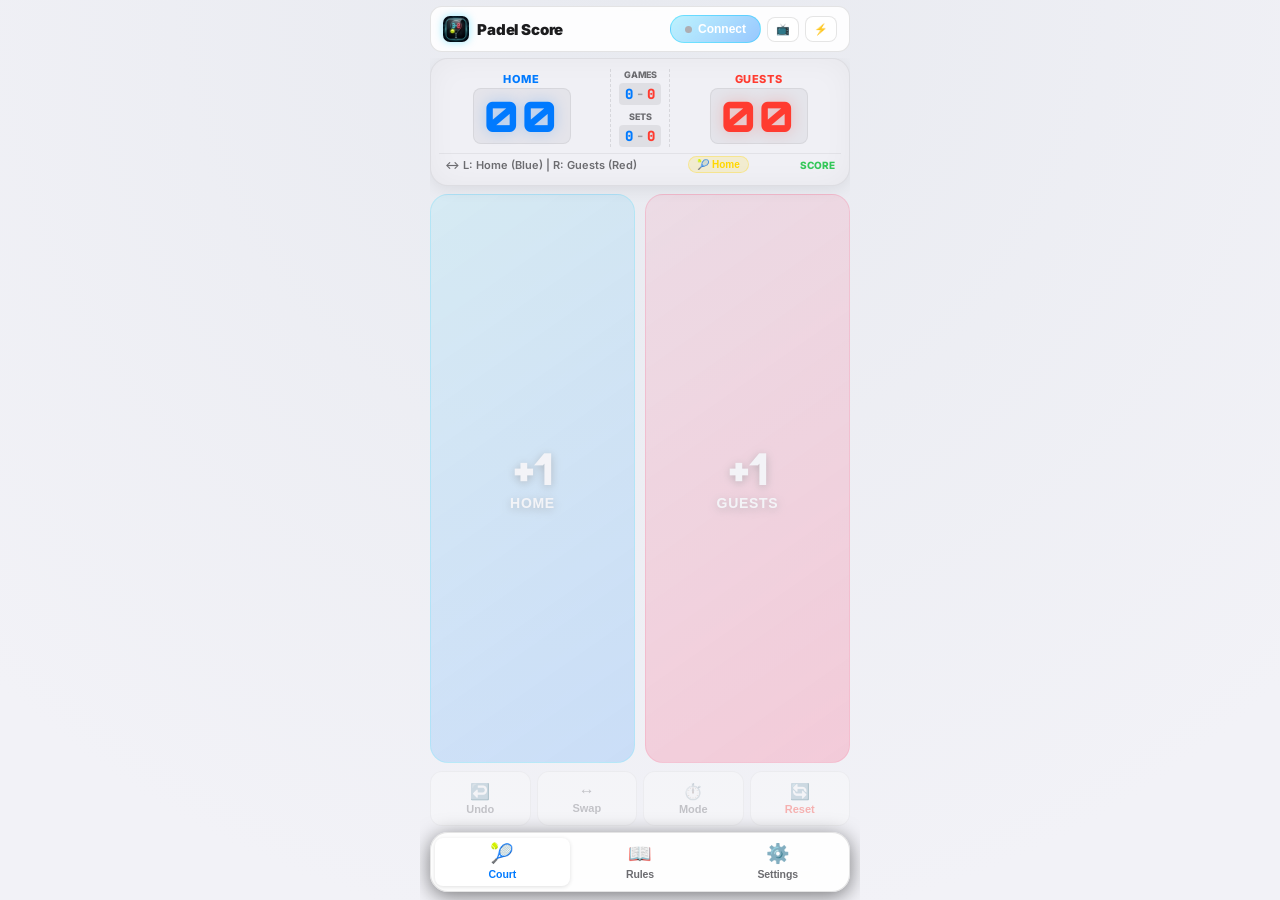
<file: index.html>
<!DOCTYPE html>
<html lang="en" data-theme="light">

<head>
    <meta charset="UTF-8">
    <meta name="viewport"
        content="width=device-width, initial-scale=1.0, maximum-scale=1.0, user-scalable=no, viewport-fit=cover">
    <title>Padel Scoreboard - Mobile Controller</title>
    <meta name="description"
        content="Mobile-first Web Bluetooth companion app for ESP32 7-segment Padel Scoreboard. Control live score, brightness, sleep timeout, RTC time sync, and match rules directly from your phone.">
    <meta name="theme-color" content="#f2f2f7">
    <meta name="apple-mobile-web-app-capable" content="yes">
    <meta name="apple-mobile-web-app-status-bar-style" content="default">
    <meta name="apple-mobile-web-app-title" content="Padel Score">
    <link rel="icon" type="image/png" sizes="64x64" href="favicon.png">
    <link rel="icon" type="image/x-icon" href="favicon.ico">
    <link rel="apple-touch-icon" sizes="180x180" href="apple-touch-icon.png">
    <link rel="manifest" href="manifest.json">
    <link rel="preconnect" href="https://fonts.googleapis.com">
    <link rel="preconnect" href="https://fonts.gstatic.com" crossorigin>
    <link
        href="https://fonts.googleapis.com/css2?family=Inter:wght@400;500;600;700;800;900&family=JetBrains+Mono:wght@500;700;800&family=Orbitron:wght@700;900&display=swap"
        rel="stylesheet">
    <!-- Anti-flash & Visual Viewport Height Manager: applied before first paint -->
    <script>
        try { document.documentElement.setAttribute('data-theme', localStorage.getItem('appTheme') || 'light'); } catch (e) { }
        function syncAppHeight() {
            const h = window.visualViewport ? window.visualViewport.height : window.innerHeight;
            document.documentElement.style.setProperty('--app-height', h + 'px');
        }
        syncAppHeight();
        window.addEventListener('resize', syncAppHeight);
        window.addEventListener('orientationchange', syncAppHeight);
        if (window.visualViewport) {
            window.visualViewport.addEventListener('resize', syncAppHeight);
            window.visualViewport.addEventListener('scroll', syncAppHeight);
        }
    </script>
    <style>
        /* ── Anti-flash: applied by inline script before first paint ── */
        :root {
            --bg-base: #080c14;
            --bg-surface: #101726;
            --bg-card: rgba(16, 23, 38, 0.9);
            --bg-card-border: rgba(255, 255, 255, 0.08);

            --team1-blue: #00d2ff;
            --team1-glow: rgba(0, 210, 255, 0.35);
            --team2-red: #ff3366;
            --team2-glow: rgba(255, 51, 102, 0.35);
            --accent-green: #00e676;
            --accent-green-glow: rgba(0, 230, 118, 0.3);
            --accent-gold: #ffb300;
            --accent-gold-glow: rgba(255, 179, 0, 0.3);

            --clock-color: #00ff00;
            --clock-glow: rgba(0, 255, 0, 0.4);
            --hue-pure: #00ff00;

            --text-main: #f0f4f8;
            --text-muted: #8899aa;
            --text-sub: #556677;

            --radius-xl: 18px;
            --radius-lg: 12px;
            --radius-md: 8px;
            --radius-sm: 6px;

            --font-display: 'Orbitron', 'JetBrains Mono', monospace;
            --safe-top: env(safe-area-inset-top, 0px);
            --safe-bottom: env(safe-area-inset-bottom, 0px);
        }

        /* ============================================================ */
        /* LIGHT THEME OVERRIDES  (Apple-style)                         */
        /* ============================================================ */
        [data-theme="light"] {
            --bg-base: #f2f2f7;
            --bg-surface: #ffffff;
            --bg-card: rgba(255, 255, 255, 0.88);
            --bg-card-border: rgba(0, 0, 0, 0.10);
            --team1-blue: #007aff;
            --team1-glow: rgba(0, 122, 255, 0.25);
            --team2-red: #ff3b30;
            --team2-glow: rgba(255, 59, 48, 0.25);
            --accent-green: #34c759;
            --accent-green-glow: rgba(52, 199, 89, 0.3);
            --accent-gold: #ff9500;
            --accent-gold-glow: rgba(255, 149, 0, 0.3);
            --clock-color: #34c759;
            --clock-glow: rgba(52, 199, 89, 0.35);
            --hue-pure: #34c759;
            --text-main: #1c1c1e;
            --text-muted: #6c6c70;
            --text-sub: #aeaeb2;
        }

        /* Body background */
        [data-theme="light"] body {
            background: radial-gradient(circle at 50% 0%, #e8eaf0 0%, #f2f2f7 85%);
        }

        /* Score board & LCD digits */
        [data-theme="light"] .score-board {
            background: #f0f0f5 !important;
            border-color: rgba(0, 0, 0, 0.08) !important;
            box-shadow: inset 0 0 30px rgba(0, 0, 0, 0.04), 0 4px 16px rgba(0, 0, 0, 0.07) !important;
        }

        [data-theme="light"] .lcd-digits {
            background: #e4e4ea !important;
            border-color: rgba(0, 0, 0, 0.06) !important;
        }

        [data-theme="light"] .middle-ladder {
            border-left-color: rgba(0, 0, 0, 0.10) !important;
            border-right-color: rgba(0, 0, 0, 0.10) !important;
        }

        [data-theme="light"] .ladder-score {
            background: rgba(0, 0, 0, 0.07) !important;
        }

        [data-theme="light"] .court-banner {
            border-top-color: rgba(0, 0, 0, 0.06) !important;
        }

        /* Buttons - Shadowless Flat Aesthetic */
        button,
        .btn-giant-score,
        .pill-select,
        .btn-save-gold,
        .btn-tool-chip,
        .btn-rule-shortcut,
        .rule-shortcut-item,
        .btn-add-shortcut-toggle,
        .btn-panel-save,
        .btn-panel-cancel,
        .btn-ctr-action,
        .btn-step-chip,
        .btn-ble-pill,
        .color-chip {
            box-shadow: none !important;
        }

        [data-theme="light"] .bottom-nav-btn.active {
            background: #ffffff !important;
            box-shadow: 0 1px 4px rgba(0, 0, 0, 0.12) !important;
        }

        [data-theme="light"] .btn-tool-chip:active {
            background: rgba(0, 0, 0, 0.07) !important;
        }

        /* Pills */
        [data-theme="light"] .pill-select {
            background: rgba(0, 0, 0, 0.04) !important;
            border-color: rgba(0, 0, 0, 0.09) !important;
        }

        [data-theme="light"] .pill-select.active {
            background: rgba(0, 122, 255, 0.12) !important;
            border-color: rgba(0, 122, 255, 0.45) !important;
        }

        /* Cards / wrappers */
        [data-theme="light"] .slider-wrap,
        [data-theme="light"] .clock-card {
            background: rgba(0, 0, 0, 0.04) !important;
            border-color: rgba(0, 0, 0, 0.08) !important;
        }

        [data-theme="light"] input[type="range"] {
            background: rgba(0, 0, 0, 0.08) !important;
        }

        [data-theme="light"] .color-chip {
            background: rgba(0, 0, 0, 0.04) !important;
            border-color: rgba(0, 0, 0, 0.08) !important;
        }

        [data-theme="light"] .color-chip.active .color-chip-name {
            color: #1c1c1e !important;
        }

        [data-theme="light"] .custom-color-card {
            background: rgba(0, 0, 0, 0.03) !important;
            border-color: rgba(0, 0, 0, 0.08) !important;
        }

        [data-theme="light"] .hex-input-wrap {
            background: rgba(0, 0, 0, 0.04) !important;
            border-color: rgba(0, 0, 0, 0.12) !important;
        }

        [data-theme="light"] .preview-swatch-btn {
            background: rgba(0, 0, 0, 0.04) !important;
            border-color: rgba(0, 0, 0, 0.12) !important;
        }

        /* Rules shortcuts & sections */
        [data-theme="light"] .btn-rule-shortcut,
        [data-theme="light"] .rule-shortcut-item {
            background: rgba(0, 0, 0, 0.04) !important;
            border-color: rgba(0, 0, 0, 0.10) !important;
        }

        [data-theme="light"] .btn-rule-shortcut.active,
        [data-theme="light"] .rule-shortcut-item.active {
            background: rgba(52, 199, 89, 0.10) !important;
            border-color: var(--accent-green) !important;
        }

        [data-theme="light"] .shortcut-pill {
            background: rgba(0, 0, 0, 0.07) !important;
        }

        [data-theme="light"] .rules-section-card {
            background: rgba(0, 0, 0, 0.02) !important;
            border-color: rgba(0, 0, 0, 0.08) !important;
        }

        [data-theme="light"] .rules-active-badge {
            background: rgba(0, 0, 0, 0.05) !important;
            border-color: rgba(0, 0, 0, 0.08) !important;
        }

        [data-theme="light"] .btn-shortcut-delete {
            border-left-color: rgba(0, 0, 0, 0.06) !important;
        }

        [data-theme="light"] .add-shortcut-panel {
            background: #ffffff !important;
            border-color: rgba(52, 199, 89, 0.35) !important;
            box-shadow: 0 4px 16px rgba(0, 0, 0, 0.06) !important;
        }

        [data-theme="light"] .add-shortcut-preview {
            background: rgba(0, 0, 0, 0.03) !important;
        }

        [data-theme="light"] .input-shortcut-name {
            background: #f7f7fa !important;
            border-color: rgba(0, 0, 0, 0.14) !important;
        }

        /* Counter display */
        [data-theme="light"] .counter-mirror-card {
            background: #f0f0f5 !important;
            border-color: rgba(0, 0, 0, 0.08) !important;
            box-shadow: inset 0 0 30px rgba(0, 0, 0, 0.04), 0 4px 16px rgba(0, 0, 0, 0.07) !important;
        }

        [data-theme="light"] .dual-timer-box {
            background: rgba(0, 0, 0, 0.04) !important;
        }

        [data-theme="light"] .counter-val-btn {
            background: rgba(0, 0, 0, 0.04) !important;
            border-color: rgba(0, 0, 0, 0.08) !important;
        }

        /* QR Cards */
        [data-theme="light"] .qr-card {
            background: #ffffff !important;
            border-color: rgba(0, 0, 0, 0.10) !important;
            box-shadow: 0 2px 10px rgba(0, 0, 0, 0.08) !important;
        }

        [data-theme="light"] .qr-image-wrapper {
            box-shadow: 0 0 10px rgba(0, 0, 0, 0.08) !important;
        }

        [data-theme="light"] .btn-qr-link {
            background: rgba(0, 122, 255, 0.08) !important;
            border-color: rgba(0, 122, 255, 0.25) !important;
        }

        /* Inline-styled elements overridden by ID */
        [data-theme="light"] #btnSwitchToClockMode,
        [data-theme="light"] #btnSwitchToScoreMode {
            border-color: rgba(0, 0, 0, 0.15) !important;
            color: #1c1c1e !important;
        }

        [data-theme="light"] #paneInfo .scroll-card>div[style*="rgba(0,0,0,0.3)"],
        [data-theme="light"] div[style*="rgba(0,0,0,0.3)"] {
            background: rgba(0, 0, 0, 0.04) !important;
        }

        /* Serial log / inputs */
        [data-theme="light"] #serialLog,
        [data-theme="light"] #inputCountdownTarget,
        [data-theme="light"] #inputT1Min,
        [data-theme="light"] #inputT1Sec,
        [data-theme="light"] #inputT2Min,
        [data-theme="light"] #inputT2Sec {
            background: #f5f5f7 !important;
            color: #1c1c1e !important;
            border-color: rgba(0, 0, 0, 0.10) !important;
        }

        * {
            box-sizing: border-box;
            margin: 0;
            padding: 0;
            -webkit-tap-highlight-color: transparent;
            user-select: none;
        }

        html {
            width: 100%;
            height: 100%;
            overflow: hidden;
            background: var(--bg-base);
        }

        body {
            font-family: 'Inter', -apple-system, BlinkMacSystemFont, sans-serif;
            background: radial-gradient(circle at 50% 0%, #16243c 0%, var(--bg-base) 85%);
            color: var(--text-main);
            width: 100%;
            height: var(--app-height, 100%);
            max-height: var(--app-height, 100%);
            position: fixed;
            top: 0;
            left: 0;
            right: 0;
            bottom: 0;
            display: flex;
            flex-direction: column;
            align-items: center;
            overflow: hidden;
            overscroll-behavior: none;
        }

        /* App Shell */
        .mobile-shell {
            width: 100%;
            max-width: 440px;
            height: 100%;
            max-height: 100%;
            min-height: 0;
            display: flex;
            flex-direction: column;
            padding: calc(6px + var(--safe-top)) 10px calc(8px + var(--safe-bottom)) 10px;
            gap: 6px;
            box-sizing: border-box;
            position: relative;
            overflow: hidden;
        }

        /* Compact Sticky Header */
        .app-header {
            display: flex;
            align-items: center;
            justify-content: space-between;
            padding: 8px 12px;
            background: var(--bg-card);
            backdrop-filter: blur(16px);
            border: 1px solid var(--bg-card-border);
            border-radius: var(--radius-lg);
            flex-shrink: 0;
        }

        .brand-block {
            display: flex;
            align-items: center;
            gap: 8px;
        }

        .brand-title {
            font-size: 15px;
            font-weight: 900;
            letter-spacing: -0.01em;
            display: flex;
            align-items: center;
            gap: 5px;
        }

        .header-actions {
            display: flex;
            align-items: center;
            gap: 6px;
        }

        .btn-ble-pill {
            display: inline-flex;
            align-items: center;
            gap: 6px;
            padding: 6px 14px;
            border-radius: 99px;
            font-size: 12px;
            font-weight: 800;
            border: 1px solid rgba(0, 210, 255, 0.4);
            background: linear-gradient(135deg, rgba(0, 210, 255, 0.25), rgba(0, 119, 255, 0.4));
            color: #fff;
            cursor: pointer;
            transition: all 0.2s ease;
        }

        .btn-ble-pill:active {
            transform: scale(0.96);
        }

        .btn-ble-pill.connected {
            background: rgba(0, 230, 118, 0.18);
            border-color: rgba(0, 230, 118, 0.4);
            color: var(--accent-green);
        }

        .status-dot {
            width: 7px;
            height: 7px;
            border-radius: 50%;
            background: var(--text-sub);
        }

        .btn-ble-pill.connected .status-dot {
            background: var(--accent-green);
            box-shadow: 0 0 8px var(--accent-green);
            animation: pulse-dot 1.8s infinite;
        }

        @keyframes pulse-dot {

            0%,
            100% {
                opacity: 1;
                transform: scale(1);
            }

            50% {
                opacity: 0.4;
                transform: scale(1.2);
            }
        }

        /* Main Screen Container */
        .main-stage {
            flex: 1 1 0px;
            min-height: 0;
            height: 0;
            display: flex;
            flex-direction: column;
            overflow: hidden;
            position: relative;
        }

        .tab-pane {
            display: none;
            flex-direction: column;
            height: 100%;
            min-height: 0;
            gap: 8px;
            flex: 1 1 0px;
            overflow: hidden;
        }

        .tab-pane.active {
            display: flex;
        }

        /* ================================================= */
        /* TAB 1: COURT (Zero-Scroll Screen)                 */
        /* ================================================= */
        #paneCourt {
            justify-content: space-between;
            overflow-y: auto;
            scrollbar-width: none;
            -webkit-overflow-scrolling: touch;
        }

        #paneCourt::-webkit-scrollbar {
            display: none;
        }

        /* Digital Score Display */
        .score-board {
            background: #04070d;
            border: 1px solid rgba(255, 255, 255, 0.1);
            border-radius: var(--radius-xl);
            padding: 10px 8px;
            box-shadow: inset 0 0 30px rgba(0, 0, 0, 0.9), 0 4px 16px rgba(0, 0, 0, 0.4);
            display: flex;
            flex-direction: column;
            gap: 6px;
            flex-shrink: 0;
        }

        .score-grid {
            display: grid;
            grid-template-columns: 1fr auto 1fr;
            align-items: center;
            gap: 6px;
        }

        .team-pod {
            display: flex;
            flex-direction: column;
            align-items: center;
            gap: 2px;
        }

        .team-pod-name {
            font-size: 11px;
            font-weight: 800;
            text-transform: uppercase;
            letter-spacing: 0.05em;
        }

        .team-pod-name.t1 {
            color: var(--team1-blue);
        }

        .team-pod-name.t2 {
            color: var(--team2-red);
        }

        .lcd-digits {
            font-family: var(--font-display);
            font-size: clamp(34px, 9vw, 42px);
            font-weight: 900;
            letter-spacing: 3px;
            line-height: 1;
            padding: 6px 10px;
            border-radius: var(--radius-md);
            background: #020408;
            border: 1px solid rgba(255, 255, 255, 0.06);
            min-width: 78px;
            text-align: center;
        }

        .lcd-digits.t1 {
            color: var(--team1-blue);
            text-shadow: 0 0 14px var(--team1-glow);
        }

        .lcd-digits.t2 {
            color: var(--team2-red);
            text-shadow: 0 0 14px var(--team2-glow);
        }

        .middle-ladder {
            display: flex;
            flex-direction: column;
            align-items: center;
            gap: 3px;
            padding: 0 8px;
            border-left: 1px dashed rgba(255, 255, 255, 0.1);
            border-right: 1px dashed rgba(255, 255, 255, 0.1);
        }

        .ladder-label {
            font-size: 9px;
            font-weight: 800;
            color: var(--text-muted);
            text-transform: uppercase;
        }

        .ladder-score {
            font-family: 'JetBrains Mono', monospace;
            font-size: 14px;
            font-weight: 800;
            color: #fff;
            background: rgba(255, 255, 255, 0.08);
            padding: 2px 6px;
            border-radius: 4px;
            display: inline-flex;
            align-items: center;
            justify-content: center;
        }

        .ladder-t1 {
            color: var(--team1-blue);
            font-weight: 900;
        }

        .ladder-t2 {
            color: var(--team2-red);
            font-weight: 900;
        }

        .ladder-sep {
            color: var(--text-muted);
            opacity: 0.55;
            margin: 0 3px;
            font-weight: 600;
        }

        .court-banner {
            display: flex;
            align-items: center;
            justify-content: space-between;
            font-size: 11px;
            font-weight: 600;
            color: var(--text-muted);
            padding: 2px 6px;
            border-top: 1px solid rgba(255, 255, 255, 0.05);
        }

        .badge-tb-indicator {
            display: inline-flex;
            align-items: center;
            justify-content: center;
            background: rgba(255, 255, 255, 0.18);
            border: 1px solid #ffffff;
            color: #ffffff !important;
            font-family: 'JetBrains Mono', 'Outfit', sans-serif;
            font-size: 13px;
            font-weight: 900;
            padding: 1px 9px;
            border-radius: 6px;
            letter-spacing: 1px;
            text-shadow: 0 0 8px rgba(255, 255, 255, 0.9);
            box-shadow: 0 0 10px rgba(255, 255, 255, 0.35);
        }

        /* HUGE Scoring Buttons (Filling remaining viewport) */
        .scoring-hero {
            flex: 1 1 0%;
            display: grid;
            grid-template-columns: 1fr 1fr;
            gap: 10px;
            min-height: clamp(80px, 18vh, 140px);
        }

        .btn-giant-score {
            display: flex;
            flex-direction: column;
            align-items: center;
            justify-content: center;
            gap: 4px;
            border-radius: var(--radius-xl);
            border: 1px solid rgba(255, 255, 255, 0.15);
            cursor: pointer;
            transition: transform 0.1s ease, filter 0.15s ease;
            box-shadow: none;
            text-shadow: 0 2px 10px rgba(0, 0, 0, 0.6);
        }

        .btn-giant-score:active {
            transform: scale(0.96);
        }

        .btn-giant-score.t1 {
            background: linear-gradient(145deg, rgba(0, 210, 255, 0.25), rgba(0, 119, 255, 0.45));
            border-color: rgba(0, 210, 255, 0.55);
            color: #fff;
            box-shadow: none;
        }

        .btn-giant-score.t2 {
            background: linear-gradient(145deg, rgba(255, 51, 102, 0.25), rgba(255, 0, 60, 0.45));
            border-color: rgba(255, 51, 102, 0.55);
            color: #fff;
            box-shadow: none;
        }

        .giant-plus {
            font-family: var(--font-display);
            font-size: clamp(34px, 9vw, 44px);
            font-weight: 900;
            line-height: 1;
        }

        .giant-team-title {
            font-size: 14px;
            font-weight: 900;
            letter-spacing: 0.05em;
            text-transform: uppercase;
        }

        .btn-giant-score:disabled {
            opacity: 0.35;
            cursor: not-allowed;
            transform: none;
            box-shadow: none;
        }

        /* Quick Tool Bar */
        .court-tools {
            display: grid;
            grid-template-columns: repeat(4, 1fr);
            gap: 6px;
            flex-shrink: 0;
        }

        .btn-tool-chip {
            padding: 10px 4px;
            font-size: 11px;
            font-weight: 700;
            border-radius: var(--radius-lg);
            background: var(--bg-card);
            border: 1px solid var(--bg-card-border);
            color: var(--text-muted);
            cursor: pointer;
            display: flex;
            flex-direction: column;
            align-items: center;
            gap: 2px;
            transition: all 0.15s ease;
        }

        .btn-tool-chip:active {
            transform: scale(0.95);
            background: rgba(255, 255, 255, 0.1);
        }

        .btn-tool-chip:disabled {
            opacity: 0.35;
        }

        .btn-tool-chip.danger {
            color: var(--team2-red);
        }

        /* ================================================= */
        /* TAB 2 & 3: DISPLAY & RULES (Scrollable cards)     */
        /* ================================================= */
        .scroll-card {
            background: var(--bg-card);
            backdrop-filter: blur(16px);
            border: 1px solid var(--bg-card-border);
            border-radius: var(--radius-xl);
            padding: 14px;
            display: flex;
            flex-direction: column;
            gap: 12px;
            overflow-y: auto;
            flex: 1 1 0px;
            min-height: 0;
            height: 100%;
            -webkit-overflow-scrolling: touch;
        }

        .section-header {
            font-size: 12px;
            font-weight: 800;
            text-transform: uppercase;
            letter-spacing: 0.06em;
            color: var(--text-muted);
            display: flex;
            align-items: center;
            justify-content: space-between;
        }

        .pills-row {
            display: grid;
            grid-template-columns: repeat(auto-fit, minmax(70px, 1fr));
            gap: 6px;
        }

        .pills-row.pills-2col {
            grid-template-columns: repeat(2, 1fr);
        }

        .pills-2col .pill-select {
            display: flex;
            align-items: center;
            justify-content: center;
            min-height: 42px;
            padding: 8px 10px;
            font-size: 11.5px;
            line-height: 1.3;
            text-align: center;
        }

        .pill-select {
            padding: 10px 4px;
            font-size: 12px;
            font-weight: 700;
            border-radius: var(--radius-md);
            background: rgba(255, 255, 255, 0.05);
            border: 1px solid rgba(255, 255, 255, 0.08);
            color: var(--text-muted);
            cursor: pointer;
            text-align: center;
            transition: all 0.15s ease;
        }

        .pill-select:active {
            transform: scale(0.96);
        }

        .pill-select.active {
            background: rgba(0, 210, 255, 0.18);
            color: var(--team1-blue);
            border-color: rgba(0, 210, 255, 0.5);
            box-shadow: none;
        }

        .pill-select.active.gp {
            background: rgba(255, 179, 0, 0.18);
            color: var(--accent-gold);
            border-color: rgba(255, 179, 0, 0.5);
            box-shadow: none;
        }

        /* Slider */
        .slider-wrap {
            display: flex;
            flex-direction: column;
            gap: 10px;
            background: rgba(0, 0, 0, 0.25);
            border: 1px solid rgba(255, 255, 255, 0.05);
            border-radius: var(--radius-lg);
            padding: 12px;
        }

        input[type="range"] {
            -webkit-appearance: none;
            appearance: none;
            width: 100%;
            height: 8px;
            border-radius: 99px;
            background: rgba(255, 255, 255, 0.12);
            outline: none;
            cursor: pointer;
        }

        input[type="range"]::-webkit-slider-thumb {
            -webkit-appearance: none;
            appearance: none;
            width: 24px;
            height: 24px;
            border-radius: 50%;
            background: var(--accent-gold);
            box-shadow: 0 0 10px var(--accent-gold);
            cursor: pointer;
        }

        /* Clock Card */
        .clock-card {
            display: flex;
            align-items: center;
            justify-content: space-between;
            background: rgba(0, 0, 0, 0.25);
            border: 1px solid rgba(255, 255, 255, 0.05);
            border-radius: var(--radius-lg);
            padding: 12px;
        }

        .clock-num {
            font-family: var(--font-display);
            font-size: 22px;
            font-weight: 900;
            color: var(--clock-color, var(--accent-green));
            text-shadow: 0 0 12px var(--clock-glow, var(--accent-green-glow));
            transition: color 0.25s ease, text-shadow 0.25s ease;
        }

        .btn-sync-time {
            padding: 9px 14px;
            border-radius: var(--radius-md);
            background: rgba(0, 230, 118, 0.18);
            border: 1px solid rgba(0, 230, 118, 0.4);
            color: var(--accent-green);
            font-size: 12px;
            font-weight: 800;
            cursor: pointer;
        }

        /* Clock Color Controls */
        .color-swatches-grid {
            display: grid;
            grid-template-columns: repeat(3, 1fr);
            gap: 6px;
            margin-bottom: 8px;
        }

        .color-chip {
            display: flex;
            flex-direction: column;
            align-items: center;
            justify-content: center;
            gap: 5px;
            padding: 9px 4px;
            border-radius: var(--radius-md);
            background: rgba(0, 0, 0, 0.28);
            border: 1px solid rgba(255, 255, 255, 0.08);
            cursor: pointer;
            transition: all 0.18s ease;
        }

        .color-chip:active {
            transform: scale(0.95);
        }

        .color-chip.active {
            background: rgba(255, 255, 255, 0.10);
            border-color: var(--chip-color, var(--team1-blue));
            box-shadow: none;
        }

        .color-chip-dot {
            width: 18px;
            height: 18px;
            border-radius: 50%;
            background: var(--chip-color);
            box-shadow: none;
        }

        .color-chip-name {
            font-size: 11px;
            font-weight: 700;
            color: var(--text-muted);
            letter-spacing: 0.02em;
        }

        .color-chip.active .color-chip-name {
            color: #fff;
        }

        /* Custom In-App Color Spectrum Card */
        .custom-color-card {
            display: flex;
            flex-direction: column;
            gap: 10px;
            background: rgba(0, 0, 0, 0.32);
            border: 1px solid rgba(255, 255, 255, 0.08);
            border-radius: var(--radius-lg);
            padding: 12px;
            margin-top: 4px;
            margin-bottom: 8px;
        }

        .custom-color-header {
            display: flex;
            align-items: center;
            justify-content: space-between;
            gap: 8px;
        }

        .custom-color-left {
            display: flex;
            align-items: center;
            gap: 9px;
        }

        .custom-color-tools {
            display: flex;
            align-items: center;
            gap: 6px;
        }

        .hex-input-wrap {
            display: flex;
            align-items: center;
            background: rgba(255, 255, 255, 0.06);
            border: 1px solid rgba(255, 255, 255, 0.15);
            border-radius: var(--radius-md);
            padding: 4px 6px;
            gap: 4px;
        }

        .hex-input-field {
            width: 72px;
            background: transparent;
            border: none;
            outline: none;
            color: #ffffff;
            font-family: 'JetBrains Mono', monospace;
            font-size: 12px;
            font-weight: 700;
            text-transform: uppercase;
            text-align: center;
        }

        .btn-hex-apply {
            background: rgba(255, 255, 255, 0.12);
            border: 1px solid rgba(255, 255, 255, 0.2);
            border-radius: 4px;
            color: var(--text-main);
            font-size: 10px;
            font-weight: 800;
            padding: 3px 6px;
            cursor: pointer;
        }

        .btn-hex-apply:active {
            transform: scale(0.92);
        }

        .native-picker-btn {
            position: relative;
            display: inline-flex;
            align-items: center;
            justify-content: center;
            width: 28px;
            height: 28px;
            border-radius: var(--radius-md);
            background: rgba(255, 255, 255, 0.06);
            border: 1px solid rgba(255, 255, 255, 0.15);
            cursor: pointer;
            overflow: hidden;
        }

        .native-picker-btn input[type="color"] {
            position: absolute;
            top: 0;
            left: 0;
            width: 100%;
            height: 100%;
            opacity: 0;
            cursor: pointer;
        }

        .color-swatch-circle {
            width: 24px;
            height: 24px;
            border-radius: 50%;
            background: var(--clock-color, var(--accent-green));
            box-shadow: 0 0 10px var(--clock-glow, var(--accent-green-glow));
            border: 2px solid rgba(255, 255, 255, 0.6);
            flex-shrink: 0;
            transition: background-color 0.15s ease, box-shadow 0.15s ease;
        }

        /* Spectrum Sliders */
        .spectrum-slider-group {
            display: flex;
            flex-direction: column;
            gap: 8px;
        }

        .spectrum-slider-row {
            display: flex;
            flex-direction: column;
            gap: 4px;
        }

        .spectrum-label {
            display: flex;
            justify-content: space-between;
            font-size: 10px;
            font-weight: 700;
            color: var(--text-muted);
            text-transform: uppercase;
            letter-spacing: 0.04em;
        }

        .slider-hue {
            -webkit-appearance: none;
            appearance: none;
            width: 100%;
            height: 16px;
            border-radius: 99px;
            background: linear-gradient(to right,
                    #ff0000 0%,
                    #ffff00 17%,
                    #00ff00 33%,
                    #00ffff 50%,
                    #0000ff 67%,
                    #ff00ff 83%,
                    #ff0000 100%);
            outline: none;
            cursor: pointer;
            border: 1px solid rgba(255, 255, 255, 0.2);
        }

        .slider-hue::-webkit-slider-thumb {
            -webkit-appearance: none;
            appearance: none;
            width: 22px;
            height: 22px;
            border-radius: 50%;
            background: #ffffff;
            border: 2px solid #000000;
            box-shadow: 0 0 8px rgba(0, 0, 0, 0.6);
            cursor: pointer;
        }

        .slider-hue::-moz-range-thumb {
            width: 22px;
            height: 22px;
            border-radius: 50%;
            background: #ffffff;
            border: 2px solid #000000;
            box-shadow: 0 0 8px rgba(0, 0, 0, 0.6);
            cursor: pointer;
        }

        .slider-sat {
            -webkit-appearance: none;
            appearance: none;
            width: 100%;
            height: 14px;
            border-radius: 99px;
            background: linear-gradient(to right, #ffffff, var(--hue-pure, #00ff00));
            outline: none;
            cursor: pointer;
            border: 1px solid rgba(255, 255, 255, 0.2);
        }

        .slider-sat::-webkit-slider-thumb {
            -webkit-appearance: none;
            appearance: none;
            width: 20px;
            height: 20px;
            border-radius: 50%;
            background: #ffffff;
            border: 2px solid #000000;
            box-shadow: 0 0 8px rgba(0, 0, 0, 0.6);
            cursor: pointer;
        }

        .slider-sat::-moz-range-thumb {
            width: 20px;
            height: 20px;
            border-radius: 50%;
            background: #ffffff;
            border: 2px solid #000000;
            box-shadow: 0 0 8px rgba(0, 0, 0, 0.6);
            cursor: pointer;
        }

        /* Rules Page: Two-Section Layout & Dynamic Shortcuts */
        .rules-section-card {
            background: rgba(0, 0, 0, 0.22);
            border: 1px solid var(--bg-card-border);
            border-radius: var(--radius-lg);
            padding: 12px;
            display: flex;
            flex-direction: column;
            gap: 10px;
        }

        .rules-section-header {
            display: flex;
            align-items: center;
            justify-content: space-between;
            gap: 8px;
        }

        .rules-section-title-wrap {
            display: flex;
            flex-direction: column;
            gap: 2px;
        }

        .rules-section-title {
            font-size: 12.5px;
            font-weight: 800;
            color: var(--text-main);
            display: flex;
            align-items: center;
            gap: 6px;
            text-transform: uppercase;
            letter-spacing: 0.05em;
        }

        .rules-section-subtitle {
            font-size: 10.5px;
            font-weight: 500;
            color: var(--text-muted);
        }

        .rules-active-badge {
            font-family: 'JetBrains Mono', monospace;
            font-size: 10px;
            font-weight: 700;
            padding: 3px 8px;
            border-radius: var(--radius-sm);
            background: rgba(255, 255, 255, 0.05);
            border: 1px solid var(--bg-card-border);
            color: var(--accent-gold);
            white-space: nowrap;
        }

        .rules-shortcuts-list {
            display: flex;
            flex-direction: column;
            gap: 6px;
        }

        .rule-shortcut-item {
            background: rgba(16, 23, 38, 0.7);
            border: 1px solid var(--bg-card-border);
            border-radius: var(--radius-md);
            display: flex;
            align-items: stretch;
            position: relative;
            transition: all 0.15s ease;
            overflow: hidden;
        }

        .rule-shortcut-item:active {
            transform: scale(0.99);
        }

        .rule-shortcut-item.active {
            background: rgba(0, 230, 118, 0.12);
            border-color: var(--accent-green);
            box-shadow: none;
        }

        .btn-rule-shortcut-body {
            background: transparent;
            border: none;
            padding: 8px 10px;
            display: flex;
            flex-direction: column;
            gap: 3px;
            text-align: left;
            cursor: pointer;
            flex: 1;
            min-width: 0;
            font-family: inherit;
        }

        .shortcut-header {
            display: flex;
            align-items: center;
            justify-content: space-between;
            gap: 6px;
            width: 100%;
        }

        .shortcut-title {
            font-size: 11.5px;
            font-weight: 800;
            color: var(--text-main);
            overflow: hidden;
            text-overflow: ellipsis;
            white-space: nowrap;
        }

        .rule-shortcut-item.active .shortcut-title {
            color: var(--accent-green);
        }

        .shortcut-pill {
            font-size: 9px;
            font-weight: 800;
            padding: 2px 6px;
            border-radius: 4px;
            background: rgba(255, 255, 255, 0.08);
            color: var(--text-muted);
            text-transform: uppercase;
            white-space: nowrap;
            flex-shrink: 0;
        }

        .rule-shortcut-item.active .shortcut-pill {
            background: var(--accent-green);
            color: #000;
        }

        .shortcut-desc {
            font-size: 10px;
            color: var(--text-muted);
            line-height: 1.25;
        }

        .btn-shortcut-delete {
            background: transparent;
            border: none;
            border-left: 1px solid rgba(255, 255, 255, 0.06);
            color: var(--text-muted);
            cursor: pointer;
            padding: 0 12px;
            display: flex;
            align-items: center;
            justify-content: center;
            transition: all 0.15s ease;
            opacity: 0.6;
            flex-shrink: 0;
        }

        .btn-shortcut-delete:hover {
            background: rgba(255, 59, 48, 0.15);
            color: var(--team2-red);
            opacity: 1;
        }

        .empty-shortcuts-msg {
            font-size: 11.5px;
            color: var(--text-muted);
            text-align: center;
            padding: 14px 10px;
            background: rgba(255, 255, 255, 0.02);
            border: 1px dashed var(--bg-card-border);
            border-radius: var(--radius-md);
            line-height: 1.4;
        }

        .rules-shortcuts-footer {
            display: flex;
            justify-content: flex-end;
            align-items: center;
        }

        .btn-text-link {
            background: none;
            border: none;
            color: var(--text-muted);
            font-size: 11px;
            font-weight: 600;
            cursor: pointer;
            padding: 3px 6px;
            border-radius: var(--radius-sm);
            display: inline-flex;
            align-items: center;
            gap: 4px;
            transition: color 0.15s ease;
            font-family: inherit;
        }

        .btn-text-link:hover {
            color: var(--accent-gold);
            text-decoration: underline;
        }

        /* Rule Selection Section Controls */
        .rule-field-group {
            display: flex;
            flex-direction: column;
            gap: 4px;
        }

        .rule-field-label {
            font-size: 11px;
            font-weight: 800;
            text-transform: uppercase;
            letter-spacing: 0.05em;
            color: var(--text-muted);
        }

        .btn-add-shortcut-toggle {
            display: flex;
            align-items: center;
            justify-content: center;
            gap: 6px;
            padding: 11px 14px;
            border-radius: var(--radius-md);
            border: 1px solid rgba(0, 230, 118, 0.35);
            background: rgba(0, 230, 118, 0.09);
            color: var(--accent-green);
            font-size: 12.5px;
            font-weight: 800;
            cursor: pointer;
            transition: all 0.2s ease;
            font-family: inherit;
            margin-top: 2px;
        }

        .btn-add-shortcut-toggle:hover {
            background: rgba(0, 230, 118, 0.18);
            box-shadow: none;
        }

        .btn-preview-rules {
            display: flex;
            align-items: center;
            justify-content: center;
            gap: 6px;
            padding: 11px 14px;
            border-radius: var(--radius-md);
            border: 1px solid rgba(0, 210, 255, 0.35);
            background: rgba(0, 210, 255, 0.09);
            color: var(--team1-blue);
            font-size: 12.5px;
            font-weight: 800;
            cursor: pointer;
            transition: all 0.2s ease;
            font-family: inherit;
            margin-top: 6px;
            margin-bottom: 4px;
        }

        .btn-preview-rules:hover {
            background: rgba(0, 210, 255, 0.18);
            box-shadow: none;
        }

        .btn-preview-rules:active {
            transform: scale(0.98);
        }

        .btn-add-shortcut-toggle:active {
            transform: scale(0.98);
        }

        .add-shortcut-panel {
            background: rgba(16, 23, 38, 0.95);
            border: 1px solid rgba(0, 230, 118, 0.4);
            border-radius: var(--radius-md);
            padding: 12px;
            display: flex;
            flex-direction: column;
            gap: 10px;
            margin-top: 2px;
            animation: fadeIn 0.2s ease;
        }

        .add-shortcut-preview {
            font-size: 11px;
            color: var(--text-muted);
            line-height: 1.4;
            background: rgba(255, 255, 255, 0.04);
            padding: 7px 10px;
            border-radius: var(--radius-sm);
            border-left: 3px solid var(--accent-green);
        }

        .add-shortcut-input-group {
            display: flex;
            flex-direction: column;
            gap: 4px;
        }

        .input-shortcut-name {
            background: rgba(0, 0, 0, 0.4);
            border: 1px solid var(--bg-card-border);
            border-radius: var(--radius-sm);
            padding: 9px 12px;
            font-size: 13px;
            font-family: inherit;
            color: var(--text-main);
            outline: none;
            transition: border-color 0.15s ease;
            box-sizing: border-box;
            width: 100%;
        }

        .input-shortcut-name:focus {
            border-color: var(--accent-green);
            box-shadow: none;
        }

        .add-shortcut-actions {
            display: grid;
            grid-template-columns: 1fr 1fr;
            gap: 8px;
        }

        .btn-panel-cancel {
            padding: 9px;
            border-radius: var(--radius-sm);
            border: 1px solid var(--bg-card-border);
            background: rgba(255, 255, 255, 0.05);
            color: var(--text-muted);
            font-size: 12px;
            font-weight: 700;
            cursor: pointer;
            font-family: inherit;
        }

        .btn-panel-save {
            padding: 9px;
            border-radius: var(--radius-sm);
            border: none;
            background: var(--accent-green);
            color: #000;
            font-size: 12px;
            font-weight: 800;
            cursor: pointer;
            font-family: inherit;
            box-shadow: none;
        }

        .btn-panel-save:active,
        .btn-panel-cancel:active {
            transform: scale(0.97);
        }

        .btn-save-gold {
            padding: 14px;
            border-radius: var(--radius-lg);
            border: none;
            background: linear-gradient(135deg, var(--accent-gold), #ff8800);
            color: #1a0f00;
            font-size: 15px;
            font-weight: 900;
            cursor: pointer;
            box-shadow: none;
            margin-top: 4px;
        }

        .btn-save-gold:active {
            transform: scale(0.97);
        }

        .btn-save-gold:disabled {
            opacity: 0.4;
            cursor: not-allowed;
            transform: none;
        }

        /* Bottom Fixed Navigation Bar */
        .bottom-nav {
            width: 100%;
            display: flex;
            gap: 3px;
            background: var(--bg-card);
            backdrop-filter: blur(16px);
            padding: 5px 4px;
            border-radius: var(--radius-xl);
            border: 1px solid var(--bg-card-border);
            flex-shrink: 0;
            box-shadow: 0 4px 20px rgba(0, 0, 0, 0.5);
            min-height: 52px;
            box-sizing: border-box;
            position: relative;
            z-index: 100;
        }

        .bottom-nav-btn {
            flex: 1;
            min-width: 0;
            display: flex;
            flex-direction: column;
            align-items: center;
            justify-content: center;
            gap: 3px;
            padding: 6px 2px;
            font-size: 10.5px;
            font-weight: 700;
            letter-spacing: -0.01em;
            border-radius: var(--radius-md);
            border: none;
            background: transparent;
            color: var(--text-muted);
            cursor: pointer;
            transition: all 0.15s ease;
            white-space: nowrap;
        }

        .bottom-nav-btn.advanced-nav-btn {
            display: none;
        }

        body.show-advanced .bottom-nav-btn.advanced-nav-btn {
            display: flex;
        }

        .bottom-nav-btn span.icon {
            font-size: 19px;
            line-height: 1.1;
        }

        .bottom-nav-btn.active {
            background: var(--bg-surface);
            color: var(--text-main);
            box-shadow: 0 2px 8px rgba(0, 0, 0, 0.4), 0 0 0 1px rgba(255, 255, 255, 0.08);
        }

        .bottom-nav-btn.active[data-tab="court"] {
            color: var(--team1-blue);
        }

        .bottom-nav-btn.active[data-tab="rules"] {
            color: var(--accent-green);
        }

        .bottom-nav-btn.active[data-tab="counter"] {
            color: #00d2ff;
        }

        .bottom-nav-btn.active[data-tab="clock"] {
            color: var(--clock-color, #00ff00);
        }

        .bottom-nav-btn.active[data-tab="display"] {
            color: var(--accent-gold);
        }

        .bottom-nav-btn.active[data-tab="info"] {
            color: #b0c4de;
        }

        /* Floating Update Push Banner */
        .update-banner {
            position: absolute;
            top: calc(8px + var(--safe-top));
            left: 12px;
            right: 12px;
            max-width: 416px;
            margin: 0 auto;
            background: linear-gradient(135deg, rgba(16, 32, 54, 0.96), rgba(8, 18, 32, 0.98));
            border: 1px solid rgba(0, 210, 255, 0.4);
            box-shadow: 0 8px 32px rgba(0, 0, 0, 0.7), 0 0 16px rgba(0, 210, 255, 0.25);
            backdrop-filter: blur(20px);
            border-radius: var(--radius-lg);
            padding: 10px 12px;
            display: flex;
            align-items: center;
            justify-content: space-between;
            gap: 10px;
            z-index: 9999;
            animation: slideDownUpdate 0.35s cubic-bezier(0.16, 1, 0.3, 1);
        }

        @keyframes slideDownUpdate {
            from {
                opacity: 0;
                transform: translateY(-20px) scale(0.95);
            }

            to {
                opacity: 1;
                transform: translateY(0) scale(1);
            }
        }

        .update-banner-left {
            display: flex;
            align-items: center;
            gap: 10px;
            min-width: 0;
        }

        .update-banner-icon {
            font-size: 20px;
            flex-shrink: 0;
            animation: pulseRocket 2s infinite ease-in-out;
        }

        @keyframes pulseRocket {

            0%,
            100% {
                transform: translateY(0);
            }

            50% {
                transform: translateY(-3px) rotate(5deg);
            }
        }

        .update-banner-info {
            display: flex;
            flex-direction: column;
            min-width: 0;
        }

        .update-banner-title {
            font-size: 12px;
            font-weight: 800;
            color: #fff;
            letter-spacing: -0.01em;
        }

        .update-banner-text {
            font-size: 11px;
            color: var(--text-muted);
            white-space: nowrap;
            overflow: hidden;
            text-overflow: ellipsis;
        }

        .update-banner-actions {
            display: flex;
            align-items: center;
            gap: 6px;
            flex-shrink: 0;
        }

        .btn-update-now {
            background: linear-gradient(135deg, #00d2ff, #0077ff);
            color: #fff;
            border: none;
            padding: 6px 12px;
            border-radius: 99px;
            font-size: 11px;
            font-weight: 800;
            cursor: pointer;
            box-shadow: none;
            transition: all 0.15s ease;
        }

        .btn-update-now:active {
            transform: scale(0.95);
        }

        .btn-update-dismiss {
            background: transparent;
            border: none;
            color: var(--text-sub);
            font-size: 14px;
            cursor: pointer;
            padding: 4px;
            border-radius: 50%;
            display: flex;
            align-items: center;
            justify-content: center;
        }

        /* Counter Tab Specific Styles */
        .counter-mirror-card {
            background: #04070d;
            border: 1px solid rgba(255, 255, 255, 0.1);
            border-radius: var(--radius-xl);
            padding: 14px 10px;
            box-shadow: inset 0 0 30px rgba(0, 0, 0, 0.9), 0 4px 16px rgba(0, 0, 0, 0.4);
            display: flex;
            flex-direction: column;
            align-items: center;
            justify-content: center;
            gap: 4px;
            flex-shrink: 0;
        }

        .counter-single-digit-box {
            font-family: var(--font-display);
            font-size: 52px;
            font-weight: 900;
            letter-spacing: 4px;
            color: var(--team1-blue);
            text-shadow: 0 0 20px var(--team1-glow);
            line-height: 1;
            text-align: center;
        }

        .counter-mode-badge {
            font-size: 11px;
            font-weight: 800;
            text-transform: uppercase;
            letter-spacing: 0.08em;
            color: var(--text-muted);
        }

        .counter-ctrl-grid {
            display: grid;
            grid-template-columns: 1fr 1fr;
            gap: 8px;
        }

        .btn-ctr-action {
            display: flex;
            align-items: center;
            justify-content: center;
            gap: 8px;
            padding: 13px 10px;
            border-radius: var(--radius-lg);
            font-size: 14px;
            font-weight: 800;
            border: none;
            cursor: pointer;
            transition: all 0.15s ease;
        }

        .btn-ctr-action:active {
            transform: scale(0.96);
        }

        .btn-ctr-action.start {
            background: linear-gradient(135deg, #00e676, #00a854);
            color: #041208;
            box-shadow: none;
        }

        .btn-ctr-action.pause {
            background: linear-gradient(135deg, #ffb300, #ff8c00);
            color: #1a0f00;
            box-shadow: none;
        }

        .btn-ctr-action.reset {
            background: rgba(255, 255, 255, 0.08);
            border: 1px solid rgba(255, 255, 255, 0.15);
            color: var(--text-main);
        }

        .counter-step-bar {
            display: grid;
            grid-template-columns: repeat(4, 1fr);
            gap: 6px;
        }

        .btn-step-chip {
            padding: 9px 4px;
            font-size: 13px;
            font-weight: 800;
            font-family: 'JetBrains Mono', monospace;
            border-radius: var(--radius-md);
            background: rgba(255, 255, 255, 0.06);
            border: 1px solid rgba(255, 255, 255, 0.1);
            color: var(--text-main);
            cursor: pointer;
            text-align: center;
        }

        .btn-step-chip:active {
            transform: scale(0.95);
            background: rgba(255, 255, 255, 0.15);
        }

        .dual-card-container {
            display: grid;
            grid-template-columns: 1fr 1fr;
            gap: 8px;
        }

        .dual-timer-box {
            background: rgba(0, 0, 0, 0.3);
            border: 1px solid var(--bg-card-border);
            border-radius: var(--radius-lg);
            padding: 10px 8px;
            display: flex;
            flex-direction: column;
            gap: 6px;
            align-items: center;
        }

        .dual-timer-box.t1 {
            border-color: rgba(0, 210, 255, 0.3);
        }

        .dual-timer-box.t2 {
            border-color: rgba(255, 51, 102, 0.3);
        }

        .dual-timer-time {
            font-family: var(--font-display);
            font-size: 26px;
            font-weight: 900;
            line-height: 1;
        }

        .dual-timer-time.t1 {
            color: var(--team1-blue);
            text-shadow: 0 0 12px var(--team1-glow);
        }

        .dual-timer-time.t2 {
            color: var(--team2-red);
            text-shadow: 0 0 12px var(--team2-glow);
        }

        /* Log console */
        .log-box {
            font-family: 'JetBrains Mono', monospace;
            font-size: 11px;
            color: #8899aa;
            background: #03060a;
            border: 1px solid rgba(255, 255, 255, 0.06);
            border-radius: var(--radius-md);
            padding: 8px;
            max-height: 120px;
            overflow-y: auto;
            display: flex;
            flex-direction: column;
            gap: 2px;
        }

        .log-suc {
            color: var(--accent-green);
        }

        .log-err {
            color: var(--team2-red);
        }

        .log-pri {
            color: var(--team1-blue);
        }

        .app-link {
            font-family: 'JetBrains Mono', monospace;
            font-size: 11px;
            color: var(--team1-blue);
            background: rgba(0, 0, 0, 0.4);
            padding: 8px;
            border-radius: var(--radius-sm);
            border: 1px solid rgba(0, 210, 255, 0.2);
            word-break: break-all;
            text-decoration: none;
            display: block;
            text-align: center;
        }

        /* QR Code Cards for App & Game Rules */
        .qr-cards-grid {
            display: grid;
            grid-template-columns: repeat(auto-fit, minmax(130px, 1fr));
            gap: 10px;
            margin-top: 4px;
        }

        .qr-card {
            background: rgba(8, 14, 26, 0.85);
            border: 1px solid var(--bg-card-border);
            border-radius: var(--radius-lg);
            padding: 10px 8px;
            display: flex;
            flex-direction: column;
            align-items: center;
            text-align: center;
            gap: 6px;
            box-shadow: 0 4px 14px rgba(0, 0, 0, 0.35);
            transition: all 0.2s ease;
        }

        .qr-card-title {
            font-size: 10.5px;
            font-weight: 800;
            color: var(--text-main);
            text-transform: uppercase;
            letter-spacing: 0.04em;
            display: flex;
            align-items: center;
            gap: 4px;
        }

        .qr-image-wrapper {
            background: #ffffff;
            border-radius: 8px;
            padding: 6px;
            display: flex;
            align-items: center;
            justify-content: center;
            box-shadow: 0 0 14px rgba(0, 210, 255, 0.25);
            width: 100%;
            max-width: 124px;
            aspect-ratio: 1 / 1;
        }

        .qr-img {
            width: 100%;
            height: 100%;
            display: block;
            object-fit: contain;
            border-radius: 2px;
        }

        .qr-card-desc {
            font-size: 9.5px;
            color: var(--text-muted);
            line-height: 1.25;
            min-height: 24px;
            display: flex;
            align-items: center;
            justify-content: center;
        }

        .btn-qr-link {
            font-size: 10px;
            font-weight: 700;
            color: var(--team1-blue);
            text-decoration: none;
            padding: 4px 8px;
            border-radius: 6px;
            background: rgba(0, 210, 255, 0.1);
            border: 1px solid rgba(0, 210, 255, 0.25);
            transition: all 0.15s ease;
            width: 100%;
            text-align: center;
        }

        /* Scoreboard Pill in banner */
        .btn-sb-pill {
            background: rgba(0, 210, 255, 0.15);
            border: 1px solid rgba(0, 210, 255, 0.35);
            color: var(--team1-blue);
            border-radius: 6px;
            padding: 2px 7px;
            font-size: 10px;
            font-weight: 800;
            cursor: pointer;
            display: inline-flex;
            align-items: center;
            gap: 4px;
            transition: all 0.15s ease;
        }

        .btn-sb-pill:active {
            transform: scale(0.95);
            background: rgba(0, 210, 255, 0.3);
        }

        /* ============================================================ */
        /* FULLSCREEN BIG-SCREEN SCOREBOARD VIEW                        */
        /* ============================================================ */
        .scoreboard-overlay {
            position: fixed;
            inset: 0;
            z-index: 100000;
            background: #04070d;
            background: radial-gradient(circle at 50% 25%, #0d1726 0%, #03060a 90%);
            color: #f0f4f8;
            display: flex;
            flex-direction: column;
            justify-content: space-between;
            padding: max(10px, env(safe-area-inset-top)) max(14px, env(safe-area-inset-right)) max(10px, env(safe-area-inset-bottom)) max(14px, env(safe-area-inset-left));
            box-sizing: border-box;
            user-select: none;
            -webkit-user-select: none;
            touch-action: manipulation;
            overflow: hidden;
            animation: sbFadeIn 0.22s cubic-bezier(0.16, 1, 0.3, 1);
        }

        @keyframes sbFadeIn {
            from {
                opacity: 0;
                transform: scale(0.98);
            }

            to {
                opacity: 1;
                transform: scale(1);
            }
        }

        [data-theme="light"] .scoreboard-overlay {
            background: #f2f2f7;
            background: radial-gradient(circle at 50% 25%, #ffffff 0%, #e5e5ea 90%);
            color: #1c1c1e;
        }

        /* Header */
        .sb-header {
            display: flex;
            align-items: center;
            justify-content: space-between;
            gap: 8px;
            height: 38px;
            flex-shrink: 0;
            width: 100%;
        }

        .sb-btn-close {
            background: rgba(255, 255, 255, 0.08);
            border: 1px solid rgba(255, 255, 255, 0.15);
            color: var(--text-main);
            padding: 6px 14px;
            border-radius: 99px;
            font-size: 13px;
            font-weight: 800;
            cursor: pointer;
            display: flex;
            align-items: center;
            gap: 6px;
            transition: all 0.15s ease;
        }

        .sb-btn-close:active {
            transform: scale(0.95);
            background: rgba(255, 255, 255, 0.18);
        }

        [data-theme="light"] .sb-btn-close {
            background: rgba(0, 0, 0, 0.06);
            border-color: rgba(0, 0, 0, 0.12);
            color: #1c1c1e;
        }

        .sb-match-badge {
            font-family: 'JetBrains Mono', monospace;
            font-size: 11px;
            font-weight: 800;
            letter-spacing: 0.12em;
            text-transform: uppercase;
            color: var(--accent-green);
            background: rgba(0, 230, 118, 0.12);
            border: 1px solid rgba(0, 230, 118, 0.28);
            padding: 4px 12px;
            border-radius: 99px;
        }

        .sb-header-right {
            display: flex;
            align-items: center;
            gap: 8px;
        }

        .sb-ble-status {
            display: flex;
            align-items: center;
            gap: 6px;
            padding: 4px 10px;
            border-radius: 99px;
            background: rgba(255, 255, 255, 0.06);
            border: 1px solid rgba(255, 255, 255, 0.1);
            font-size: 11px;
            font-weight: 700;
            color: var(--text-muted);
        }

        .sb-ble-status.connected {
            border-color: rgba(0, 230, 118, 0.35);
            color: var(--accent-green);
        }

        .sb-ble-status.connected .status-dot {
            background: var(--accent-green);
            box-shadow: 0 0 8px var(--accent-green);
        }

        .sb-btn-icon {
            background: rgba(255, 255, 255, 0.08);
            border: 1px solid rgba(255, 255, 255, 0.15);
            color: var(--text-main);
            width: 32px;
            height: 32px;
            border-radius: 50%;
            font-size: 14px;
            display: flex;
            align-items: center;
            justify-content: center;
            cursor: pointer;
            transition: all 0.15s ease;
        }

        .sb-btn-icon:active {
            transform: scale(0.92);
        }

        [data-theme="light"] .sb-btn-icon {
            background: rgba(0, 0, 0, 0.06);
            border-color: rgba(0, 0, 0, 0.12);
            color: #1c1c1e;
        }

        /* Stage Layout */
        .sb-stage {
            flex: 1;
            display: flex;
            min-height: 0;
            width: 100%;
        }

        /* Team Side Box */
        .sb-team-side {
            display: flex;
            flex-direction: column;
            align-items: center;
            justify-content: center;
            border-radius: var(--radius-xl);
            padding: 10px;
            cursor: pointer;
            transition: transform 0.12s ease, background 0.18s ease;
            position: relative;
            overflow: hidden;
            box-sizing: border-box;
        }

        .sb-team-side:active {
            transform: scale(0.98);
        }

        .sb-team-side.t1 {
            background: linear-gradient(145deg, rgba(0, 210, 255, 0.06), rgba(0, 119, 255, 0.14));
            border: 2px solid rgba(0, 210, 255, 0.35);
            box-shadow: inset 0 0 50px rgba(0, 210, 255, 0.06), 0 8px 30px rgba(0, 0, 0, 0.5);
        }

        .sb-team-side.t2 {
            background: linear-gradient(145deg, rgba(255, 51, 102, 0.06), rgba(255, 0, 60, 0.14));
            border: 2px solid rgba(255, 51, 102, 0.35);
            box-shadow: inset 0 0 50px rgba(255, 51, 102, 0.06), 0 8px 30px rgba(0, 0, 0, 0.5);
        }

        [data-theme="light"] .sb-team-side.t1 {
            background: linear-gradient(145deg, #e3f2fd, #bbdefb);
            border-color: rgba(0, 122, 255, 0.45);
        }

        [data-theme="light"] .sb-team-side.t2 {
            background: linear-gradient(145deg, #ffebee, #ffcdd2);
            border-color: rgba(255, 59, 48, 0.45);
        }

        .sb-team-header {
            display: flex;
            align-items: center;
            gap: 8px;
            margin-bottom: 2px;
            flex-shrink: 0;
        }

        .sb-team-badge {
            font-size: 11px;
            font-weight: 900;
            padding: 2px 7px;
            border-radius: 6px;
            text-transform: uppercase;
        }

        .sb-team-side.t1 .sb-team-badge {
            background: var(--team1-blue);
            color: #030811;
        }

        .sb-team-side.t2 .sb-team-badge {
            background: var(--team2-red);
            color: #fff;
        }

        .sb-team-name {
            font-size: clamp(14px, 3.5vw, 24px);
            font-weight: 900;
            letter-spacing: 0.08em;
            text-transform: uppercase;
        }

        .sb-team-side.t1 .sb-team-name {
            color: var(--team1-blue);
        }

        .sb-team-side.t2 .sb-team-name {
            color: var(--team2-red);
        }

        .sb-digit-wrap {
            flex: 1;
            display: flex;
            align-items: center;
            justify-content: center;
            width: 100%;
        }

        .sb-digit {
            font-family: var(--font-display);
            font-weight: 900;
            line-height: 0.85;
            letter-spacing: -4px;
            text-align: center;
            transition: all 0.15s ease;
        }

        .sb-team-side.t1 .sb-digit {
            color: var(--team1-blue);
            text-shadow: 0 0 50px var(--team1-glow);
        }

        .sb-team-side.t2 .sb-digit {
            color: var(--team2-red);
            text-shadow: 0 0 50px var(--team2-glow);
        }

        /* Center Ladder (Games & Sets) */
        .sb-center-ladder {
            display: flex;
            align-items: center;
            justify-content: center;
            background: rgba(0, 0, 0, 0.45);
            border: 1px solid rgba(255, 255, 255, 0.12);
            border-radius: var(--radius-xl);
            box-shadow: inset 0 0 25px rgba(0, 0, 0, 0.6);
            flex-shrink: 0;
            backdrop-filter: blur(12px);
        }

        [data-theme="light"] .sb-center-ladder {
            background: #ffffff;
            border-color: rgba(0, 0, 0, 0.12);
            box-shadow: 0 4px 16px rgba(0, 0, 0, 0.06);
        }

        .sb-ladder-block {
            display: flex;
            flex-direction: column;
            align-items: center;
            justify-content: center;
            padding: 6px 14px;
        }

        .sb-ladder-title {
            font-size: 11px;
            font-weight: 800;
            text-transform: uppercase;
            letter-spacing: 0.12em;
            color: var(--text-muted);
            margin-bottom: 2px;
        }

        .sb-ladder-val {
            font-family: var(--font-display);
            font-size: clamp(22px, 4.5vw, 40px);
            font-weight: 900;
            letter-spacing: 2px;
            color: #ffffff;
            display: inline-flex;
            align-items: center;
            justify-content: center;
        }

        .sb-ladder-val .ladder-t1 {
            color: var(--team1-blue);
            text-shadow: 0 0 16px var(--team1-glow);
        }

        .sb-ladder-val .ladder-t2 {
            color: var(--team2-red);
            text-shadow: 0 0 16px var(--team2-glow);
        }

        .sb-ladder-val .ladder-sep {
            color: var(--text-muted);
            opacity: 0.45;
            margin: 0 5px;
            font-weight: 600;
        }

        [data-theme="light"] .sb-ladder-val {
            color: #1c1c1e;
        }

        [data-theme="light"] .sb-ladder-val .ladder-t1 {
            color: var(--team1-blue);
            text-shadow: none;
        }

        [data-theme="light"] .sb-ladder-val .ladder-t2 {
            color: var(--team2-red);
            text-shadow: none;
        }

        .sb-ladder-divider {
            background: rgba(255, 255, 255, 0.15);
        }

        [data-theme="light"] .sb-ladder-divider {
            background: rgba(0, 0, 0, 0.12);
        }

        .sb-tb-indicator {
            font-family: 'JetBrains Mono', monospace;
            font-size: 10px;
            font-weight: 900;
            letter-spacing: 0.08em;
            color: var(--accent-gold);
            background: rgba(255, 179, 0, 0.18);
            border: 1px solid rgba(255, 179, 0, 0.4);
            padding: 3px 10px;
            border-radius: 99px;
            text-align: center;
            margin-top: 4px;
        }

        /* Bottom Quick Toolbar */
        .sb-bottom-bar {
            display: flex;
            align-items: center;
            justify-content: center;
            gap: 12px;
            height: 42px;
            flex-shrink: 0;
            padding-top: 4px;
        }

        .sb-quick-btn {
            padding: 8px 18px;
            font-size: 12px;
            font-weight: 800;
            border-radius: 99px;
            background: rgba(255, 255, 255, 0.07);
            border: 1px solid rgba(255, 255, 255, 0.14);
            color: var(--text-muted);
            cursor: pointer;
            transition: all 0.15s ease;
            display: flex;
            align-items: center;
            gap: 6px;
        }

        .sb-quick-btn:active {
            transform: scale(0.95);
            background: rgba(255, 255, 255, 0.15);
        }

        .sb-quick-btn.active {
            background: rgba(0, 230, 118, 0.15);
            border-color: rgba(0, 230, 118, 0.4);
            color: var(--accent-green);
        }

        [data-theme="light"] .sb-quick-btn {
            background: rgba(0, 0, 0, 0.05);
            border-color: rgba(0, 0, 0, 0.12);
            color: #1c1c1e;
        }

        /* LANDSCAPE ORIENTATION (Optimal for tablets, stands, distance viewing) */
        @media (orientation: landscape) {
            .sb-stage {
                flex-direction: row;
                align-items: stretch;
                gap: 16px;
                padding: 4px 0;
            }

            .sb-team-side {
                flex: 1;
            }

            .sb-digit {
                font-size: clamp(100px, 22vw, 260px);
            }

            .sb-center-ladder {
                flex-direction: column;
                gap: 8px;
                padding: 14px 18px;
                min-width: 140px;
            }

            .sb-ladder-divider {
                width: 80%;
                height: 1px;
            }
        }

        /* PORTRAIT ORIENTATION (Phones in portrait) */
        @media (orientation: portrait) {
            .sb-stage {
                flex-direction: column;
                gap: 10px;
                padding: 6px 0;
            }

            .sb-center-ladder {
                flex-direction: row;
                justify-content: space-around;
                width: 100%;
                padding: 8px 12px;
            }

            .sb-ladder-divider {
                width: 1px;
                height: 36px;
            }

            .sb-team-side {
                flex: 1;
            }

            .sb-digit {
                font-size: clamp(80px, 25vh, 180px);
            }
        }
    </style>
</head>

<body>

    <div class="mobile-shell">

        <!-- Floating PWA Update Notification Banner -->
        <div class="update-banner" id="updateBanner" style="display: none;">
            <div class="update-banner-left">
                <span class="update-banner-icon">🚀</span>
                <div class="update-banner-info">
                    <div class="update-banner-title">New Update Available!</div>
                    <div class="update-banner-text" id="updateBannerText">A new version is ready to install.</div>
                </div>
            </div>
            <div class="update-banner-actions">
                <button type="button" class="btn-update-now" id="btnUpdateNow">Update Now</button>
                <button type="button" class="btn-update-dismiss" id="btnUpdateDismiss">✕</button>
            </div>
        </div>

        <!-- Top Sleek Header -->
        <header class="app-header">
            <div class="brand-block">
                <img src="favicon.png" alt="Icon"
                    style="width: 26px; height: 26px; border-radius: 7px; box-shadow: 0 0 8px rgba(0,210,255,0.4); object-fit: cover;">
                <div class="brand-title">Padel Score</div>
            </div>
            <div class="header-actions">
                <button type="button" class="btn-ble-pill" id="btnBleConnect">
                    <span class="status-dot" id="bleStatusDot"></span>
                    <span id="bleStatusText">Connect</span>
                </button>
                <button type="button" class="btn-tool-chip" id="btnOpenScoreboard"
                    style="padding: 5px 8px; border-radius: 8px;" title="Big Screen Scoreboard View">📺</button>
                <a href="ota.html" class="btn-tool-chip"
                    style="padding: 5px 8px; border-radius: 8px; text-decoration: none;" title="Flash">⚡</a>
            </div>
        </header>

        <!-- Main View Stage -->
        <main class="main-stage">

            <!-- ============================================ -->
            <!-- TAB 1: COURT (Fits 100% on phone screen)    -->
            <!-- ============================================ -->
            <div class="tab-pane active" id="paneCourt">

                <!-- Digital Scoreboard Display Mirror -->
                <div class="score-board" id="cardScoreMirror" title="Tap to expand to Big Screen Scoreboard View"
                    style="cursor: pointer;">
                    <div class="score-grid">
                        <div class="team-pod">
                            <span class="team-pod-name t1" id="labelT1">Home <span id="serveBall1" style="display:none; font-size:12px; margin-left:2px;">🎾</span></span>
                            <div class="lcd-digits t1" id="digitT1">00</div>
                        </div>

                        <div class="middle-ladder">
                            <span class="ladder-label">Games</span>
                            <div class="ladder-score" id="ladderGames"><span class="ladder-t1">0</span><span
                                    class="ladder-sep"> - </span><span class="ladder-t2">0</span></div>
                            <span class="ladder-label" style="margin-top: 3px;">Sets</span>
                            <div class="ladder-score" id="ladderSets"><span class="ladder-t1">0</span><span
                                    class="ladder-sep"> - </span><span class="ladder-t2">0</span></div>
                        </div>

                        <div class="team-pod">
                            <span class="team-pod-name t2" id="labelT2">Guests <span id="serveBall2" style="display:none; font-size:12px; margin-left:2px;">🎾</span></span>
                            <div class="lcd-digits t2" id="digitT2">00</div>
                        </div>
                    </div>

                    <div class="court-banner">
                        <span id="courtSideText">↔️ L: Home (Blue) | R: Guests (Red)</span>
                        <span id="tbBadge" class="badge-tb-indicator" style="display: none;">tb</span>
                        <button type="button" class="btn-serve-badge" id="btnToggleServe" title="Tap to toggle serving team"
                            style="border:none; background:rgba(255,215,0,0.15); color:#ffd700; border:1px solid rgba(255,215,0,0.3); padding:2px 8px; border-radius:12px; font-size:10px; font-weight:700; cursor:pointer;">
                            🎾 <span id="serveSideName">Home</span>
                        </button>
                        <span id="displayModeBadge"
                            style="font-size: 10px; font-weight: 800; color: var(--accent-green);">SCORE</span>
                    </div>
                </div>

                <!-- HUGE One-Handed Scoring Touch Buttons -->
                <div class="scoring-hero">
                    <button type="button" class="btn-giant-score t1" id="btnPointT1" disabled>
                        <span class="giant-plus">+1</span>
                        <span class="giant-team-title" id="btnPointT1Label">HOME</span>
                    </button>
                    <button type="button" class="btn-giant-score t2" id="btnPointT2" disabled>
                        <span class="giant-plus">+1</span>
                        <span class="giant-team-title" id="btnPointT2Label">GUESTS</span>
                    </button>
                </div>

                <!-- Court Tool Bar -->
                <div class="court-tools">
                    <button type="button" class="btn-tool-chip" id="btnCmdUndo" disabled>
                        <span style="font-size: 16px;">↩️</span> Undo
                    </button>
                    <button type="button" class="btn-tool-chip" id="btnCmdSwap" disabled>
                        <span style="font-size: 16px;">↔️</span> Swap
                    </button>
                    <button type="button" class="btn-tool-chip" id="btnCmdToggleMode" disabled>
                        <span style="font-size: 16px;">⏱️</span> Mode
                    </button>
                    <button type="button" class="btn-tool-chip danger" id="btnCmdReset" disabled>
                        <span style="font-size: 16px;">🔄</span> Reset
                    </button>
                </div>

            </div>

            <!-- ============================================ -->
            <!-- TAB 2: MATCH RULES                           -->
            <!-- ============================================ -->
            <div class="tab-pane" id="paneRules">
                <div class="scroll-card">

                    <!-- SECTION 1: SHORTCUTS -->
                    <div class="rules-section-card" id="rulesSectionShortcuts">
                        <div class="rules-section-header">
                            <div class="rules-section-title-wrap">
                                <span class="rules-section-title">⚡ Shortcuts</span>
                                <span class="rules-section-subtitle">Quick-apply saved match rule sets</span>
                            </div>
                            <span id="rulesActivePresetBadge" class="rules-active-badge">Custom</span>
                        </div>

                        <div class="rules-shortcuts-list" id="rulesShortcuts">
                            <!-- Dynamically populated by renderRuleShortcuts() -->
                        </div>

                        <div class="rules-shortcuts-footer">
                            <button type="button" class="btn-text-link" id="btnRestoreDefaultShortcuts"
                                title="Restore standard tournament presets">
                                ↺ Restore Defaults
                            </button>
                        </div>
                    </div>

                    <!-- SECTION 2: SELECTIONS -->
                    <div class="rules-section-card" id="rulesSectionSelections">
                        <div class="rules-section-header">
                            <div class="rules-section-title-wrap">
                                <span class="rules-section-title">⚙️ Selections</span>
                                <span class="rules-section-subtitle">Configure match rules & save to shortcut</span>
                            </div>
                        </div>

                        <div class="rule-field-group">
                            <label class="rule-field-label">⚔️ Deuce (40-40) Rule</label>
                            <div class="pills-row" id="toggleGp">
                                <button type="button" class="pill-select active" data-val="0">⚔️ Advantage</button>
                                <button type="button" class="pill-select gp" data-val="1">⚡ Golden Point</button>
                            </div>
                        </div>

                        <div class="rule-field-group">
                            <label class="rule-field-label">🏆 Match Length</label>
                            <div class="pills-row" id="toggleSets">
                                <button type="button" class="pill-select" data-val="1">🥇 1 Set</button>
                                <button type="button" class="pill-select active" data-val="2" id="pillBestOf3">🏆 2 Sets
                                    + Super TB</button>
                            </div>
                        </div>

                        <div class="rule-field-group">
                            <label class="rule-field-label">🎾 Games per Set</label>
                            <div class="pills-row" id="toggleGames">
                                <button type="button" class="pill-select active" data-val="6">🎾 6 Games</button>
                                <button type="button" class="pill-select" data-val="9">🚀 9 Games</button>
                            </div>
                        </div>

                        <div class="rule-field-group">
                            <label class="rule-field-label">🔥 Super Tiebreak</label>
                            <div class="pills-row" id="toggleTb">
                                <button type="button" class="pill-select active" data-val="1">⚡ Super TB ON</button>
                                <button type="button" class="pill-select" data-val="0">🚫 OFF</button>
                            </div>
                        </div>

                        <div class="rule-field-group">
                            <label class="rule-field-label">🎾 Opslag Indicatie (Serve Display)</label>
                            <div class="pills-row pills-2col" id="toggleSrvInd">
                                <button type="button" class="pill-select active" data-val="0">🟡 Standaard (Onder 0)</button>
                                <button type="button" class="pill-select" data-val="1">↕️ Speler (Onder / Boven)</button>
                                <button type="button" class="pill-select" data-val="2">🔤 Speler (R / L)</button>
                                <button type="button" class="pill-select" data-val="3">🚫 Geen Opslag</button>
                            </div>
                        </div>

                        <!-- Preview Rules on Scoreboard -->
                        <button type="button" class="btn-preview-rules" id="btnPreviewRules">
                            <span>📺 Preview Rules on Scoreboard</span>
                        </button>

                        <!-- Save Selection as Shortcut Form -->
                        <button type="button" class="btn-add-shortcut-toggle" id="btnToggleAddShortcut">
                            <span>➕ Save Selection as Shortcut</span>
                        </button>

                        <div class="add-shortcut-panel" id="addShortcutPanel" style="display: none;">
                            <div class="add-shortcut-preview" id="addShortcutPreview"></div>
                            <div class="add-shortcut-input-group">
                                <input type="text" id="inputShortcutName" class="input-shortcut-name"
                                    placeholder="Shortcut name (e.g. Club Evening)" maxlength="40" autocomplete="off">
                            </div>
                            <div class="add-shortcut-actions">
                                <button type="button" class="btn-panel-cancel" id="btnCancelAddShortcut">Cancel</button>
                                <button type="button" class="btn-panel-save" id="btnConfirmAddShortcut">💾 Save
                                    Shortcut</button>
                            </div>
                        </div>
                    </div>

                </div>
            </div>

            <!-- ============================================ -->
            <!-- TAB 3: COUNTER & TIMER MODES                 -->
            <!-- ============================================ -->
            <div class="tab-pane" id="paneCounter">
                <div class="scroll-card">

                    <!-- Mode Selection -->
                    <div class="section-header">
                        <span>⏱️ Counter Mode</span>
                        <span id="counterModeBadge"
                            style="font-family: 'JetBrains Mono'; color: var(--team1-blue); font-size: 11px;">0 ➔
                            9999</span>
                    </div>
                    <div class="pills-row" id="pillsCounterSubmode">
                        <button type="button" class="pill-select active" data-cmode="1" id="pillCtr1">0 ➔ 9999</button>
                        <button type="button" class="pill-select" data-cmode="2" id="pillCtr2">Countdown</button>
                        <button type="button" class="pill-select" data-cmode="3" id="pillCtr3">2x Stopw.</button>
                        <button type="button" class="pill-select" data-cmode="4" id="pillCtr4">2x Countd.</button>
                    </div>

                    <!-- Single Counter Mirror (Modes 1 & 2) -->
                    <div class="counter-mirror-card" id="cardSingleMirror">
                        <div class="counter-mode-badge" id="lblSingleMode">COUNT UP (0 - 9999)</div>
                        <div class="counter-single-digit-box" id="dispSingleVal">0000</div>
                        <div style="font-size: 11px; color: var(--text-muted);">Status: <span id="lblSingleStatus"
                                style="color: var(--accent-green); font-weight: 700;">PAUSED</span></div>
                    </div>

                    <!-- Dual Counter Mirror (Modes 3 & 4) -->
                    <div class="score-board" id="cardDualMirror" style="display: none;">
                        <div class="score-grid">
                            <div class="team-pod">
                                <span class="team-pod-name t1">Home (Blue)</span>
                                <div class="lcd-digits t1" id="dispDualT1Sec">00</div>
                                <div style="font-size: 11px; font-weight: 700; color: var(--team1-blue);"
                                    id="dispDualT1Min">0 min</div>
                            </div>

                            <div class="middle-ladder">
                                <span class="ladder-label">Minutes</span>
                                <div class="ladder-score" id="ladderCounterMins">0 - 0</div>
                                <div
                                    style="font-size: 9px; color: var(--text-sub); text-align: center; margin-top: 2px;">
                                    G&S LEDs</div>
                            </div>

                            <div class="team-pod">
                                <span class="team-pod-name t2">Guests (Red)</span>
                                <div class="lcd-digits t2" id="dispDualT2Sec">00</div>
                                <div style="font-size: 11px; font-weight: 700; color: var(--team2-red);"
                                    id="dispDualT2Min">0 min</div>
                            </div>
                        </div>
                    </div>

                    <!-- Controls for Modes 1 & 2 -->
                    <div id="sectionCtrSingleControls" style="display: flex; flex-direction: column; gap: 8px;">
                        <div class="counter-ctrl-grid">
                            <button type="button" class="btn-ctr-action start" id="btnSingleStartPause">
                                <span id="icoSingleStart">▶</span> <span id="txtSingleStart">START</span>
                            </button>
                            <button type="button" class="btn-ctr-action reset" id="btnSingleReset">
                                <span>🔄</span> <span>RESET</span>
                            </button>
                        </div>

                        <!-- Step adjustments -->
                        <div class="counter-step-bar">
                            <button type="button" class="btn-step-chip" id="btnStepM10">-10</button>
                            <button type="button" class="btn-step-chip" id="btnStepM1">-1</button>
                            <button type="button" class="btn-step-chip" id="btnStepP1">+1</button>
                            <button type="button" class="btn-step-chip" id="btnStepP10">+10</button>
                        </div>

                        <!-- Countdown Target Setters (Mode 2) -->
                        <div id="sectionMode2Target"
                            style="display: none; flex-direction: column; gap: 6px; margin-top: 4px;">
                            <div class="section-header">
                                <span>🎯 Countdown Target</span>
                            </div>
                            <div style="display: flex; gap: 6px;">
                                <input type="number" id="inputCountdownTarget" min="1" max="9999" value="100"
                                    style="flex: 1; background: #03060a; border: 1px solid var(--bg-card-border); color: #fff; padding: 8px 10px; border-radius: var(--radius-md); font-family: 'JetBrains Mono', monospace; font-size: 14px; font-weight: 700;">
                                <button type="button" class="btn-tool-chip" id="btnSetTarget"
                                    style="padding: 8px 16px;">Set</button>
                            </div>
                            <div class="pills-row">
                                <button type="button" class="pill-select" data-cval="30">30s</button>
                                <button type="button" class="pill-select" data-cval="60">60s</button>
                                <button type="button" class="pill-select active" data-cval="100">100s</button>
                                <button type="button" class="pill-select" data-cval="300">5 Min</button>
                                <button type="button" class="pill-select" data-cval="600">10 Min</button>
                            </div>
                        </div>
                    </div>

                    <!-- Controls for Modes 3 & 4 -->
                    <div id="sectionCtrDualControls" style="display: none; flex-direction: column; gap: 10px;">
                        <!-- Global Start/Pause/Reset All -->
                        <div class="counter-ctrl-grid">
                            <button type="button" class="btn-ctr-action start" id="btnDualStartBoth">
                                <span>▶▶</span> <span>START BOTH</span>
                            </button>
                            <button type="button" class="btn-ctr-action pause" id="btnDualPauseBoth">
                                <span>⏸⏸</span> <span>PAUSE BOTH</span>
                            </button>
                        </div>

                        <!-- Individual Timer Boxes -->
                        <div class="dual-card-container">
                            <!-- Timer 1 (Blue) -->
                            <div class="dual-timer-box t1">
                                <span
                                    style="font-size: 11px; font-weight: 800; color: var(--team1-blue); text-transform: uppercase;">Home
                                    (Blue)</span>
                                <div class="dual-timer-time t1" id="boxDualT1Time">00:00</div>
                                <div style="display: flex; gap: 4px; width: 100%;">
                                    <button type="button" class="btn-tool-chip" id="btnT1StartPause" style="flex: 1;">▶
                                        Start</button>
                                    <button type="button" class="btn-tool-chip" id="btnT1Reset"
                                        style="flex: 1;">🔄</button>
                                </div>
                            </div>

                            <!-- Timer 2 (Red) -->
                            <div class="dual-timer-box t2">
                                <span
                                    style="font-size: 11px; font-weight: 800; color: var(--team2-red); text-transform: uppercase;">Guests
                                    (Red)</span>
                                <div class="dual-timer-time t2" id="boxDualT2Time">00:00</div>
                                <div style="display: flex; gap: 4px; width: 100%;">
                                    <button type="button" class="btn-tool-chip" id="btnT2StartPause" style="flex: 1;">▶
                                        Start</button>
                                    <button type="button" class="btn-tool-chip" id="btnT2Reset"
                                        style="flex: 1;">🔄</button>
                                </div>
                            </div>
                        </div>

                        <button type="button" class="btn-ctr-action reset" id="btnDualResetBoth">
                            <span>🔄</span> <span>RESET BOTH</span>
                        </button>

                        <!-- Mode 4 Target Setup -->
                        <div id="sectionMode4Target"
                            style="display: none; flex-direction: column; gap: 6px; margin-top: 4px;">
                            <div class="section-header">
                                <span>🎯 Target Setup (Min : Sec)</span>
                            </div>
                            <div style="display: grid; grid-template-columns: 1fr 1fr; gap: 6px;">
                                <div
                                    style="background: rgba(0,210,255,0.06); padding: 6px; border-radius: var(--radius-md); border: 1px solid rgba(0,210,255,0.2);">
                                    <div
                                        style="font-size: 10px; color: var(--team1-blue); font-weight: 700; margin-bottom: 2px;">
                                        Home Time (MM:SS)</div>
                                    <div style="display: flex; gap: 2px; align-items: center;">
                                        <input type="number" id="inputT1Min" min="0" max="59" value="5"
                                            style="width: 48px; background: #03060a; border: 1px solid var(--bg-card-border); color: #fff; padding: 4px; border-radius: 4px; text-align: center;">
                                        <span>:</span>
                                        <input type="number" id="inputT1Sec" min="0" max="59" value="0"
                                            style="width: 48px; background: #03060a; border: 1px solid var(--bg-card-border); color: #fff; padding: 4px; border-radius: 4px; text-align: center;">
                                    </div>
                                </div>
                                <div
                                    style="background: rgba(255,51,102,0.06); padding: 6px; border-radius: var(--radius-md); border: 1px solid rgba(255,51,102,0.2);">
                                    <div
                                        style="font-size: 10px; color: var(--team2-red); font-weight: 700; margin-bottom: 2px;">
                                        Guests Time (MM:SS)</div>
                                    <div style="display: flex; gap: 2px; align-items: center;">
                                        <input type="number" id="inputT2Min" min="0" max="59" value="3"
                                            style="width: 48px; background: #03060a; border: 1px solid var(--bg-card-border); color: #fff; padding: 4px; border-radius: 4px; text-align: center;">
                                        <span>:</span>
                                        <input type="number" id="inputT2Sec" min="0" max="59" value="0"
                                            style="width: 48px; background: #03060a; border: 1px solid var(--bg-card-border); color: #fff; padding: 4px; border-radius: 4px; text-align: center;">
                                    </div>
                                </div>
                            </div>
                            <button type="button" class="btn-tool-chip" id="btnSetDualTarget"
                                style="padding: 8px;">Apply Target Times</button>
                            <div class="pills-row" id="pillsDualPresets">
                                <button type="button" class="pill-select" data-dval="3">3 Min</button>
                                <button type="button" class="pill-select active" data-dval="5">5 Min</button>
                                <button type="button" class="pill-select" data-dval="10">10 Min</button>
                                <button type="button" class="pill-select" data-dval="15">15 Min</button>
                            </div>
                        </div>
                    </div>

                </div>
            </div>

            <!-- ============================================ -->
            <!-- TAB 4: CLOCK & RTC SETTINGS                  -->
            <!-- ============================================ -->
            <div class="tab-pane" id="paneClock">
                <div class="scroll-card">

                    <div class="section-header" style="margin-top: 6px;">
                        <span>🕒 Phone Clock Sync (RTC)</span>
                    </div>
                    <div class="clock-card">
                        <div>
                            <div style="font-size: 10px; color: var(--text-muted); text-transform: uppercase;">Device
                                Time</div>
                            <div class="clock-num" id="localTimeDisplay">--:--:--</div>
                        </div>
                        <button type="button" class="btn-sync-time" id="btnSyncTime" disabled>
                            <span>⚡ Sync Clock</span>
                        </button>
                    </div>

                    <div class="section-header" style="margin-top: 6px;">
                        <span>🎨 Clock Digit Color</span>
                        <span
                            style="font-family: 'JetBrains Mono'; font-weight: 800; color: var(--clock-color, var(--accent-green));"
                            id="clockColorHexBadge">#00FF00</span>
                    </div>

                    <div class="color-swatches-grid" id="clockColorSwatches">
                        <button type="button" class="color-chip active" data-color="#00FF00"
                            style="--chip-color: #00ff00; --chip-glow: rgba(0, 255, 0, 0.4);">
                            <span class="color-chip-dot"></span>
                            <span class="color-chip-name">Green</span>
                        </button>
                        <button type="button" class="color-chip" data-color="#FF0000"
                            style="--chip-color: #ff0000; --chip-glow: rgba(255, 0, 0, 0.4);">
                            <span class="color-chip-dot"></span>
                            <span class="color-chip-name">Red</span>
                        </button>
                        <button type="button" class="color-chip" data-color="#0055FF"
                            style="--chip-color: #0055ff; --chip-glow: rgba(0, 85, 255, 0.4);">
                            <span class="color-chip-dot"></span>
                            <span class="color-chip-name">Blue</span>
                        </button>
                        <button type="button" class="color-chip" data-color="#00E5FF"
                            style="--chip-color: #00e5ff; --chip-glow: rgba(0, 229, 255, 0.4);">
                            <span class="color-chip-dot"></span>
                            <span class="color-chip-name">Cyan</span>
                        </button>
                        <button type="button" class="color-chip" data-color="#FF6600"
                            style="--chip-color: #ff6600; --chip-glow: rgba(255, 102, 0, 0.4);">
                            <span class="color-chip-dot"></span>
                            <span class="color-chip-name">Amber</span>
                        </button>
                        <button type="button" class="color-chip" data-color="#FFB300"
                            style="--chip-color: #ffb300; --chip-glow: rgba(255, 179, 0, 0.4);">
                            <span class="color-chip-dot"></span>
                            <span class="color-chip-name">Gold</span>
                        </button>
                        <button type="button" class="color-chip" data-color="#9900FF"
                            style="--chip-color: #9900ff; --chip-glow: rgba(153, 0, 255, 0.4);">
                            <span class="color-chip-dot"></span>
                            <span class="color-chip-name">Purple</span>
                        </button>
                        <button type="button" class="color-chip" data-color="#FF007F"
                            style="--chip-color: #ff007f; --chip-glow: rgba(255, 0, 127, 0.4);">
                            <span class="color-chip-dot"></span>
                            <span class="color-chip-name">Pink</span>
                        </button>
                        <button type="button" class="color-chip" data-color="#FFFFFF"
                            style="--chip-color: #ffffff; --chip-glow: rgba(255, 255, 255, 0.4);">
                            <span class="color-chip-dot"></span>
                            <span class="color-chip-name">White</span>
                        </button>
                    </div>

                    <div class="custom-color-card">
                        <div class="custom-color-header">
                            <div class="custom-color-left">
                                <span class="color-swatch-circle" id="customColorCircle"></span>
                                <div>
                                    <div style="font-size: 11px; font-weight: 700;">Custom RGB Spectrum</div>
                                    <div style="font-size: 10px; color: var(--text-muted);">Full 360° Color Palette
                                    </div>
                                </div>
                            </div>
                            <div class="custom-color-tools">
                                <div class="hex-input-wrap">
                                    <input type="text" id="inputCustomHex" class="hex-input-field" maxlength="7"
                                        value="#00FF00" placeholder="#RRGGBB">
                                    <button type="button" class="btn-hex-apply" id="btnApplyHex">SET</button>
                                </div>
                                <label class="native-picker-btn" title="Open OS Color Picker">
                                    <span>🎨</span>
                                    <input type="color" id="pickerClockColor" value="#00FF00">
                                </label>
                            </div>
                        </div>

                        <div class="spectrum-slider-group">
                            <div class="spectrum-slider-row">
                                <div class="spectrum-label">
                                    <span>🌈 Rainbow Hue</span>
                                    <span id="hueValBadge">120°</span>
                                </div>
                                <input type="range" id="sliderHue" class="slider-hue" min="0" max="360" value="120">
                            </div>
                            <div class="spectrum-slider-row">
                                <div class="spectrum-label">
                                    <span>✨ Saturation / Tone</span>
                                    <span id="satValBadge">100%</span>
                                </div>
                                <input type="range" id="sliderSat" class="slider-sat" min="0" max="100" value="100">
                            </div>
                        </div>
                    </div>
                </div>
            </div>

            <!-- ============================================ -->
            <!-- TAB 5: DISPLAY SETTINGS                      -->
            <!-- ============================================ -->
            <div class="tab-pane" id="paneDisplay">
                <div class="scroll-card">
                    <div class="section-header">
                        <span>☀️ LED Brightness</span>
                        <span style="font-family: 'JetBrains Mono'; color: var(--accent-gold);"
                            id="brightnessValBadge">70%</span>
                    </div>

                    <div class="slider-wrap">
                        <input type="range" id="sliderBrightness" min="10" max="100" value="70" step="5">
                        <div class="pills-row">
                            <button type="button" class="pill-select" data-pct="100">☀️ 100%</button>
                            <button type="button" class="pill-select active" data-pct="70">🏸 70%</button>
                            <button type="button" class="pill-select" data-pct="30">🌙 30%</button>
                            <button type="button" class="pill-select" data-pct="15">🔋 15%</button>
                        </div>
                    </div>

                    <div class="section-header" style="margin-top: 4px;">
                        <span>⏱️ Inactivity Auto-Sleep</span>
                    </div>
                    <div class="pills-row" id="pillsIdleTimeout">
                        <button type="button" class="pill-select" data-idle="60000">1 Min</button>
                        <button type="button" class="pill-select" data-idle="180000">3 Min</button>
                        <button type="button" class="pill-select active" data-idle="300000">5 Min</button>
                        <button type="button" class="pill-select" data-idle="600000">10 Min</button>
                        <button type="button" class="pill-select" data-idle="900000">15 Min</button>
                        <button type="button" class="pill-select" data-idle="0">Never</button>
                    </div>

                </div>
            </div>

            <!-- ============================================ -->
            <!-- ============================================ -->
            <!-- TAB 6: SETTINGS                              -->
            <!-- ============================================ -->
            <div class="tab-pane" id="paneInfo">
                <div class="scroll-card">

                    <!-- 1. App Version & Updates -->
                    <div class="section-header">
                        <span>📲 App Version & Updates</span>
                        <span class="pill-select active" style="font-size: 10px; padding: 2px 8px;"
                            id="appVersionBadge">v1.8.5</span>
                    </div>
                    <div
                        style="background: rgba(0,0,0,0.3); border: 1px solid var(--bg-card-border); border-radius: var(--radius-lg); padding: 10px; display: flex; flex-direction: column; gap: 8px;">
                        <div style="display: flex; justify-content: space-between; align-items: center;">
                            <span style="font-size: 11px; color: var(--text-muted);">PWA Auto-Update Status:</span>
                            <span style="font-size: 11px; font-weight: 700; color: var(--accent-green);"
                                id="appUpdateStatusText">Up to date</span>
                        </div>
                        <div id="appReleaseNotes"
                            style="font-size: 11px; color: var(--text-muted); line-height: 1.5; padding: 6px 8px; background: rgba(255,255,255,0.04); border-radius: var(--radius-sm); display: none;">
                        </div>
                        <div style="display: grid; grid-template-columns: 1fr 1fr; gap: 6px;">
                            <button type="button" class="btn-tool-chip" id="btnCheckAppUpdate"
                                style="padding: 8px; font-weight: 700;">
                                🔄 Check Updates
                            </button>
                            <button type="button" class="btn-tool-chip" id="btnClearAppCache"
                                style="padding: 8px; font-weight: 700; color: var(--accent-gold);">
                                🧹 Reset Cache
                            </button>
                        </div>
                    </div>

                    <!-- 2. App Theme Selector -->
                    <div class="section-header" style="margin-top: 6px;">
                        <span>🎨 App Theme</span>
                    </div>
                    <div class="pills-row" id="pillsTheme" style="grid-template-columns: 1fr 1fr;">
                        <button type="button" class="pill-select pill-theme" data-theme="dark" id="pillThemeDark"
                            style="display:flex;align-items:center;justify-content:center;gap:6px;padding:12px;">
                            🌑 Dark
                        </button>
                        <button type="button" class="pill-select pill-theme active" data-theme="light" id="pillThemeLight"
                            style="display:flex;align-items:center;justify-content:center;gap:6px;padding:12px;">
                            ☀️ Light
                        </button>
                    </div>

                    <!-- 3. Advanced Settings Toggle -->
                    <div class="section-header" style="margin-top: 6px;">
                        <span>⚙️ Advanced Settings</span>
                    </div>
                    <div class="pills-row" id="pillsAdvancedMode" style="grid-template-columns: 1fr 1fr;">
                        <button type="button" class="pill-select active" data-advanced="0" id="pillAdvancedOff"
                            style="display:flex;align-items:center;justify-content:center;gap:6px;padding:12px;">
                            🎾 Simple
                        </button>
                        <button type="button" class="pill-select" data-advanced="1" id="pillAdvancedOn"
                            style="display:flex;align-items:center;justify-content:center;gap:6px;padding:12px;">
                            🛠️ Advanced
                        </button>
                    </div>
                    <p style="font-size: 11px; color: var(--text-muted); margin-top: 4px; line-height: 1.4;">
                        Simple mode displays Court, Rules, and Settings. Turn on Advanced to enable Counter, Clock, and LED
                        Display controls.
                    </p>

                    <!-- 4. Quick Start Guides (Mobile-First) -->
                    <div class="section-header" style="margin-top: 6px;">
                        <span>📄 Quick Start Guides</span>
                    </div>
                    <div style="display: grid; grid-template-columns: 1fr 1fr; gap: 10px; margin-top: 4px;">
                        <div class="qr-card" style="padding: 10px 8px; justify-content: space-between; gap: 8px;">
                            <div style="display: flex; flex-direction: column; align-items: center; gap: 3px;">
                                <span style="font-size: 22px;">📱</span>
                                <span style="font-size: 12px; font-weight: 800; color: var(--text-main);">App Guide</span>
                                <span style="font-size: 9.5px; color: var(--text-muted); line-height: 1.2; text-align: center;">Controls, WebBLE & Specs</span>
                            </div>
                            <div style="display: flex; flex-direction: column; gap: 4px; width: 100%;">
                                <a href="quick_start_app_mobile.html?theme=light" class="btn-qr-link" style="text-align: center; text-decoration: none;">📱 Mobile Guide ↗</a>
                                <a href="quick_start_app.html?theme=light" target="_blank" style="font-size: 9px; color: var(--text-muted); text-align: center; text-decoration: underline;">🖨️ A4 Print Version</a>
                            </div>
                        </div>
                        <div class="qr-card" style="padding: 10px 8px; justify-content: space-between; gap: 8px;">
                            <div style="display: flex; flex-direction: column; align-items: center; gap: 3px;">
                                <span style="font-size: 22px;">🔘</span>
                                <span style="font-size: 12px; font-weight: 800; color: var(--text-main);">Remote Guide</span>
                                <span style="font-size: 9.5px; color: var(--text-muted); line-height: 1.2; text-align: center;">BT Button & Serves</span>
                            </div>
                            <div style="display: flex; flex-direction: column; gap: 4px; width: 100%;">
                                <a href="quick_start_bt_button_mobile.html?theme=light" class="btn-qr-link" style="text-align: center; text-decoration: none;">📱 Mobile Guide ↗</a>
                                <a href="quick_start_bt_button.html?theme=light" target="_blank" style="font-size: 9px; color: var(--text-muted); text-align: center; text-decoration: underline;">🖨️ A4 Print Version</a>
                            </div>
                        </div>
                    </div>

                    <!-- 5. Quick Scan QR Codes -->
                    <div class="section-header" style="margin-top: 6px;">
                        <span>📷 Quick Scan QR Codes</span>
                    </div>
                    <div class="qr-cards-grid">
                        <!-- 1. URL to this app -->
                        <div class="qr-card">
                            <div class="qr-card-title">📱 App URL</div>
                            <div class="qr-image-wrapper">
                                <img src="qr_app.png" alt="Padel Scoreboard App QR Code" class="qr-img">
                            </div>
                            <div class="qr-card-desc">Scan to launch or install scoreboard app</div>
                            <a href="https://schepie.github.io/7segment/" target="_blank" class="btn-qr-link">Open App
                                ↗</a>
                        </div>

                        <!-- 2. URL to the mobile voordelen & simulator app -->
                        <div class="qr-card">
                            <div class="qr-card-title">✨ Voordelen App</div>
                            <div class="qr-image-wrapper">
                                <img src="qr_voordelen.png" alt="Padel Scoreboard Voordelen App QR Code" class="qr-img">
                            </div>
                            <div class="qr-card-desc">Scan for mobile simulator & benefits</div>
                            <a href="voordelen_mobile.html" target="_blank" class="btn-qr-link">Open Voordelen
                                ↗</a>
                        </div>

                        <!-- 3. URL to the rules of the padel game -->
                        <div class="qr-card">
                            <div class="qr-card-title">📖 Padel Rules</div>
                            <div class="qr-image-wrapper">
                                <img src="qr_rules.png" alt="Padel Game Rules QR Code" class="qr-img">
                            </div>
                            <div class="qr-card-desc">Official padel rules & guidelines</div>
                            <a href="https://www.tennisenpadelvlaanderen.be/padel/spelregels-padel" target="_blank"
                                class="btn-qr-link">View Rules ↗</a>
                        </div>
                    </div>

                </div>
            </div>

        </main>

        <!-- Native App Bottom Navigation Bar -->
        <nav class="bottom-nav">
            <button type="button" class="bottom-nav-btn active" data-tab="court" id="navCourt">
                <span class="icon">🎾</span>
                <span>Court</span>
            </button>
            <button type="button" class="bottom-nav-btn" data-tab="rules" id="navRules">
                <span class="icon">📖</span>
                <span>Rules</span>
            </button>
            <button type="button" class="bottom-nav-btn advanced-nav-btn" data-tab="counter" id="navCounter">
                <span class="icon">⏱️</span>
                <span>Counter</span>
            </button>
            <button type="button" class="bottom-nav-btn advanced-nav-btn" data-tab="clock" id="navClock">
                <span class="icon">🕒</span>
                <span>Clock</span>
            </button>
            <button type="button" class="bottom-nav-btn advanced-nav-btn" data-tab="display" id="navDisplay">
                <span class="icon">💡</span>
                <span>Display</span>
            </button>
            <button type="button" class="bottom-nav-btn" data-tab="info" id="navInfo">
                <span class="icon">⚙️</span>
                <span>Settings</span>
            </button>
        </nav>

    </div>

    <!-- ============================================================ -->
    <!-- FULLSCREEN BIG-SCREEN SCOREBOARD VIEW OVERLAY               -->
    <!-- ============================================================ -->
    <div id="scoreboardView" class="scoreboard-overlay" style="display: none;" role="dialog" aria-modal="true"
        aria-label="Big Screen Scoreboard">
        <!-- Top Utility Bar -->
        <header class="sb-header">
            <button type="button" class="sb-btn-close" id="btnCloseScoreboard" title="Close Scoreboard View (Esc)">
                ✕ Close
            </button>
            <div class="sb-match-badge" id="sbMatchBadge">SCOREBOARD</div>
            <div class="sb-header-right">
                <div class="sb-ble-status" id="sbBleStatus" title="BLE Connection Status">
                    <span class="status-dot" id="sbBleDot"></span>
                    <span id="sbBleText">Offline</span>
                </div>
                <button type="button" class="sb-btn-icon" id="btnToggleFs" title="Toggle Fullscreen">
                    <span id="sbFsIcon">⛶</span>
                </button>
            </div>
        </header>

        <!-- Main Score Stage -->
        <div class="sb-stage">
            <!-- Left Court Team -->
            <div class="sb-team-side t1" id="sbTeamSideL" title="Tap to score +1 for Left team">
                <div class="sb-team-header">
                    <span class="sb-team-badge" id="sbBadgeL">BLUE</span>
                    <span class="sb-team-name" id="sbLabelL">HOME <span id="sbServeBallL" style="display:none; font-size:14px; margin-left:3px;">🎾</span></span>
                </div>
                <div class="sb-digit-wrap">
                    <div class="sb-digit" id="sbDigitL">00</div>
                </div>
            </div>

            <!-- Center Ladder (Games & Sets) -->
            <div class="sb-center-ladder">
                <div class="sb-ladder-block">
                    <span class="sb-ladder-title">Games</span>
                    <span class="sb-ladder-val" id="sbLadderGames"><span class="ladder-t1">0</span><span
                            class="ladder-sep"> - </span><span class="ladder-t2">0</span></span>
                </div>
                <div class="sb-ladder-divider"></div>
                <div class="sb-ladder-block">
                    <span class="sb-ladder-title">Sets</span>
                    <span class="sb-ladder-val" id="sbLadderSets"><span class="ladder-t1">0</span><span
                            class="ladder-sep"> - </span><span class="ladder-t2">0</span></span>
                </div>
                <span class="sb-tb-indicator" id="sbTbIndicator" style="display: none;">TIEBREAK</span>
            </div>

            <!-- Right Court Team -->
            <div class="sb-team-side t2" id="sbTeamSideR" title="Tap to score +1 for Right team">
                <div class="sb-team-header">
                    <span class="sb-team-badge" id="sbBadgeR">RED</span>
                    <span class="sb-team-name" id="sbLabelR">GUESTS <span id="sbServeBallR" style="display:none; font-size:14px; margin-left:3px;">🎾</span></span>
                </div>
                <div class="sb-digit-wrap">
                    <div class="sb-digit" id="sbDigitR">00</div>
                </div>
            </div>
        </div>

        <!-- Bottom Quick Actions Toolbar -->
        <footer class="sb-bottom-bar">
            <button type="button" class="sb-quick-btn active" id="sbBtnLock" title="Toggle Touch Scoring Lock">
                <span id="sbLockIcon">🔓</span>
                <span id="sbLockText">Tap to Score</span>
            </button>
            <button type="button" class="sb-quick-btn" id="sbBtnSwap" title="Swap Court Sides (↔️)">
                <span>↔️</span>
                <span>Swap Sides</span>
            </button>
            <button type="button" class="sb-quick-btn" id="sbBtnUndo" title="Undo Last Point (↩️)">
                <span>↩️</span>
                <span>Undo</span>
            </button>
        </footer>
    </div>

    <script>
        // Force manual scroll restoration to prevent browser scroll offset bug on PWA reloads
        if ('scrollRestoration' in history) {
            try { history.scrollRestoration = 'manual'; } catch (e) { }
        }
        window.scrollTo(0, 0);
        if (document.documentElement) document.documentElement.scrollTop = 0;
        if (document.body) document.body.scrollTop = 0;

        // GATT Service & Characteristic UUIDs
        const WATCH_SERVICE_UUID = '4fafc201-1fb5-459e-8fcc-c5c9c331914b';
        const WATCH_CHAR_UUID = 'beb5483e-36e1-4688-b7f5-ea07361b26a8';
        const FOTA_SERVICE_UUID = 'fb1e4001-54ae-4a28-9f74-dfccb248601d';

        let bleDevice = null;
        let watchChar = null;

        let appConfig = {
            gp: 0,
            sets: 2,
            games: 6,
            tb: 1,
            srvInd: 0,
            brt: 88,
            idle: 300000,
            layout: 0, // Fixed to 136 LEDs (Full padel scoreboard)
            clockColor: localStorage.getItem('padel_clock_color') || '#00FF00'
        };

        let boardState = {
            t1Point: ' 0',
            t2Point: ' 0',
            t1Games: 0,
            t2Games: 0,
            t1Sets: 0,
            t2Sets: 0,
            isSwapped: false,
            inTb: false,
            tbMode: 0,
            tbIntro: false,
            servingTeam: 1,
            currentMode: 'SCORE'
        };
        window.boardState = boardState;

        // UI Elements
        const btnBleConnect = document.getElementById('btnBleConnect');
        const bleStatusText = document.getElementById('bleStatusText');
        const displayModeBadge = document.getElementById('displayModeBadge');

        const digitT1 = document.getElementById('digitT1');
        const digitT2 = document.getElementById('digitT2');
        const ladderGames = document.getElementById('ladderGames');
        const ladderSets = document.getElementById('ladderSets');
        const courtSideText = document.getElementById('courtSideText');
        const tbBadge = document.getElementById('tbBadge');

        const btnPointT1 = document.getElementById('btnPointT1');
        const btnPointT2 = document.getElementById('btnPointT2');
        const btnCmdUndo = document.getElementById('btnCmdUndo');
        const btnCmdSwap = document.getElementById('btnCmdSwap');
        const btnCmdToggleMode = document.getElementById('btnCmdToggleMode');
        const btnCmdReset = document.getElementById('btnCmdReset');

        const sliderBrightness = document.getElementById('sliderBrightness');
        const brightnessValBadge = document.getElementById('brightnessValBadge');
        const btnSyncTime = document.getElementById('btnSyncTime');
        const localTimeDisplay = document.getElementById('localTimeDisplay');
        const btnSwitchToClockMode = document.getElementById('btnSwitchToClockMode');
        const btnSwitchToScoreMode = document.getElementById('btnSwitchToScoreMode');
        const pickerClockColor = document.getElementById('pickerClockColor');
        const clockColorHexBadge = document.getElementById('clockColorHexBadge');
        const customColorCircle = document.getElementById('customColorCircle');
        const inputCustomHex = document.getElementById('inputCustomHex');
        const btnApplyHex = document.getElementById('btnApplyHex');
        const sliderHue = document.getElementById('sliderHue');
        const sliderSat = document.getElementById('sliderSat');
        const hueValBadge = document.getElementById('hueValBadge');
        const satValBadge = document.getElementById('satValBadge');
        const consoleBox = document.getElementById('consoleBox');

        // Bottom Navigation Bar Switching (6 Dedicated Tabs)
        const navButtons = document.querySelectorAll('.bottom-nav-btn');
        const tabPanes = {
            court: document.getElementById('paneCourt'),
            rules: document.getElementById('paneRules'),
            counter: document.getElementById('paneCounter'),
            clock: document.getElementById('paneClock'),
            display: document.getElementById('paneDisplay'),
            info: document.getElementById('paneInfo')
        };

        function switchTab(target) {
            if (!tabPanes[target]) return;
            localStorage.setItem('padel_active_tab', target);
            window.scrollTo(0, 0);
            if (document.documentElement) document.documentElement.scrollTop = 0;
            if (document.body) document.body.scrollTop = 0;

            navButtons.forEach(b => b.classList.toggle('active', b.dataset.tab === target));
            Object.keys(tabPanes).forEach(k => {
                if (tabPanes[k]) {
                    tabPanes[k].classList.toggle('active', k === target);
                }
            });
            if (target === 'counter') {
                sendBleText('CMD,CTR,GET');
            } else if (target === 'court') {
                sendBleText('CMD,SCORE');
            } else if (target === 'clock') {
                sendBleText('CMD,CLOCK');
            }
        }

        // Advanced Settings Navigation Control
        const pillAdvancedOff = document.getElementById('pillAdvancedOff');
        const pillAdvancedOn = document.getElementById('pillAdvancedOn');

        function setAdvancedSettings(enabled) {
            if (enabled) {
                document.body.classList.add('show-advanced');
                localStorage.setItem('padel_advanced_mode', '1');
                if (pillAdvancedOn) pillAdvancedOn.classList.add('active');
                if (pillAdvancedOff) pillAdvancedOff.classList.remove('active');
            } else {
                document.body.classList.remove('show-advanced');
                localStorage.setItem('padel_advanced_mode', '0');
                if (pillAdvancedOn) pillAdvancedOn.classList.remove('active');
                if (pillAdvancedOff) pillAdvancedOff.classList.add('active');
                const activeNav = document.querySelector('.bottom-nav-btn.active');
                if (activeNav && activeNav.classList.contains('advanced-nav-btn')) {
                    switchTab('court');
                }
            }
        }

        if (pillAdvancedOff) pillAdvancedOff.addEventListener('click', () => setAdvancedSettings(false));
        if (pillAdvancedOn) pillAdvancedOn.addEventListener('click', () => setAdvancedSettings(true));

        const isAdvancedInit = localStorage.getItem('padel_advanced_mode') === '1';
        setAdvancedSettings(isAdvancedInit);

        navButtons.forEach(btn => {
            btn.addEventListener('click', () => {
                switchTab(btn.dataset.tab);
            });
        });

        // Tab initialization: check hash first, then saved tab, fallback to court
        const initialHashTab = (window.location.hash || '').replace('#', '').toLowerCase();
        const savedTab = localStorage.getItem('padel_active_tab');
        const startTab = (initialHashTab && tabPanes[initialHashTab]) ? initialHashTab : (savedTab && tabPanes[savedTab] ? savedTab : 'court');
        if (['counter', 'clock', 'display'].includes(startTab)) {
            setAdvancedSettings(true);
        }
        switchTab(startTab);

        window.addEventListener('hashchange', () => {
            const hashTab = (window.location.hash || '').replace('#', '').toLowerCase();
            if (hashTab && tabPanes[hashTab]) {
                if (['counter', 'clock', 'display'].includes(hashTab)) {
                    setAdvancedSettings(true);
                }
                switchTab(hashTab);
            }
        });

        function log(msg, type = '') {
            if (!consoleBox) return;
            const d = document.createElement('div');
            if (type) d.className = 'log-' + type;
            const time = new Date().toLocaleTimeString();
            d.textContent = `[${time}] ${msg}`;
            consoleBox.appendChild(d);
            consoleBox.scrollTop = consoleBox.scrollHeight;
        }

        // Live phone clock ticker
        function updatePhoneClock() {
            const now = new Date();
            const h = String(now.getHours()).padStart(2, '0');
            const m = String(now.getMinutes()).padStart(2, '0');
            const s = String(now.getSeconds()).padStart(2, '0');
            localTimeDisplay.textContent = `${h}:${m}:${s}`;
        }
        setInterval(updatePhoneClock, 1000);
        updatePhoneClock();

        // -------------------------------------------------------------
        // Bluetooth Connection Management & Simulator Bridge
        // -------------------------------------------------------------
        const isSimMode = new URLSearchParams(window.location.search).get('sim') === '1' || (window.parent && window.parent !== window);

        btnBleConnect.addEventListener('click', async () => {
            if (isSimMode) {
                log('Simulator linked to virtual display', 'suc');
                onConnected();
                try { window.parent.postMessage({ type: 'SIM_APP_READY' }, '*'); } catch (e) {}
                return;
            }

            if (bleDevice && bleDevice.gatt.connected) {
                disconnectBle();
                return;
            }

            if (!navigator.bluetooth) {
                alert('Web Bluetooth is only supported in Chrome/Edge on Android/PC or Bluefy on iOS.');
                log('Web Bluetooth not supported', 'err');
                return;
            }

            try {
                log('Scanning for Padel Display...', 'pri');
                btnBleConnect.disabled = true;
                bleStatusText.textContent = 'Scanning';

                bleDevice = await navigator.bluetooth.requestDevice({
                    filters: [
                        { namePrefix: 'Padel' },
                        { namePrefix: 'ESP32' },
                        { services: [WATCH_SERVICE_UUID] }
                    ],
                    optionalServices: [
                        WATCH_SERVICE_UUID,
                        FOTA_SERVICE_UUID
                    ]
                });

                log(`Connecting to ${bleDevice.name || 'ESP32'}...`, 'pri');
                bleDevice.addEventListener('gattserverdisconnected', onDisconnected);

                const server = await bleDevice.gatt.connect();
                log('Connected! Discovering Score Service...', 'suc');

                const service = await server.getPrimaryService(WATCH_SERVICE_UUID);
                watchChar = await service.getCharacteristic(WATCH_CHAR_UUID);

                // Subscribe to notifications from ESP32
                await watchChar.startNotifications();
                watchChar.addEventListener('characteristicvaluechanged', onNotification);

                onConnected();
                log('Connected & synchronized with Scoreboard!', 'suc');

            } catch (err) {
                log(`Connection error: ${err.message}`, 'err');
                onDisconnected();
            } finally {
                btnBleConnect.disabled = false;
            }
        });

        function onConnected() {
            btnBleConnect.classList.add('connected');
            bleStatusText.textContent = 'Linked';

            const sbBleStatus = document.getElementById('sbBleStatus');
            const sbBleText = document.getElementById('sbBleText');
            if (sbBleStatus) sbBleStatus.classList.add('connected');
            if (sbBleText) sbBleText.textContent = 'Linked';

            btnPointT1.disabled = false;
            btnPointT2.disabled = false;
            btnCmdUndo.disabled = false;
            btnCmdSwap.disabled = false;
            btnCmdToggleMode.disabled = false;
            btnCmdReset.disabled = false;
            btnSyncTime.disabled = false;
            if (btnSwitchToClockMode) btnSwitchToClockMode.disabled = false;
            if (btnSwitchToScoreMode) btnSwitchToScoreMode.disabled = false;

            // Trigger config fetch
            if (watchChar && watchChar.readValue) {
                watchChar.readValue().catch(() => { });
            }
        }

        function onDisconnected() {
            btnBleConnect.classList.remove('connected');
            bleStatusText.textContent = 'Connect';

            const sbBleStatus = document.getElementById('sbBleStatus');
            const sbBleText = document.getElementById('sbBleText');
            if (sbBleStatus) sbBleStatus.classList.remove('connected');
            if (sbBleText) sbBleText.textContent = 'Offline';

            btnPointT1.disabled = true;
            btnPointT2.disabled = true;
            btnCmdUndo.disabled = true;
            btnCmdSwap.disabled = true;
            btnCmdToggleMode.disabled = true;
            btnCmdReset.disabled = true;
            btnSyncTime.disabled = true;
            if (btnSwitchToClockMode) btnSwitchToClockMode.disabled = true;
            if (btnSwitchToScoreMode) btnSwitchToScoreMode.disabled = true;

            watchChar = null;
            log('Device disconnected', 'err');
        }

        function disconnectBle() {
            if (bleDevice && bleDevice.gatt.connected) {
                bleDevice.gatt.disconnect();
            }
            onDisconnected();
        }

        // -------------------------------------------------------------
        // Inbound Notification Handler (ESP32 -> Phone)
        // -------------------------------------------------------------
        function onNotification(event) {
            const text = new TextDecoder().decode(event.target.value);
            log(`RX: ${text}`);

            if (text.startsWith('CFG,')) {
                parseConfigString(text);
            } else if (text.startsWith('CTR,')) {
                parseCounterString(text);
            } else {
                parseScoreString(text);
            }
        }

        function parseConfigString(text) {
            const gpMatch = text.match(/GP=(\d+)/);
            const setsMatch = text.match(/SETS=(\d+)/);
            const gamesMatch = text.match(/GAMES=(\d+)/);
            const tbMatch = text.match(/TB=(\d+)/);
            const brtMatch = text.match(/BRT=(\d+)/);
            const idleMatch = text.match(/IDLE=(\d+)/);
            const layMatch = text.match(/LAY(?:OUT)?=(\d+)/);
            const colMatch = text.match(/COL=([#0-9a-fA-F]+)/);

            if (gpMatch) {
                appConfig.gp = parseInt(gpMatch[1]);
                updatePillGroupUI('toggleGp', appConfig.gp);
            }
            if (setsMatch) {
                appConfig.sets = parseInt(setsMatch[1]);
                updatePillGroupUI('toggleSets', appConfig.sets);
            }
            if (gamesMatch) {
                appConfig.games = parseInt(gamesMatch[1]);
                updatePillGroupUI('toggleGames', appConfig.games);
            }
            if (tbMatch) {
                appConfig.tb = parseInt(tbMatch[1]);
                updatePillGroupUI('toggleTb', appConfig.tb);
                updateSetsPillLabel();
            }
            const srvIndMatch = text.match(/SRV_IND=(\d+)/);
            if (srvIndMatch) {
                appConfig.srvInd = parseInt(srvIndMatch[1]);
                updatePillGroupUI('toggleSrvInd', appConfig.srvInd);
            }
            syncRulesPresetBadge();
            if (idleMatch) updatePillGroupUI('pillsIdleTimeout', parseInt(idleMatch[1]), 'idle');
            if (layMatch) {
                appConfig.layout = parseInt(layMatch[1]);
            }

            if (brtMatch) {
                let rawBrt = parseInt(brtMatch[1]);
                if (rawBrt > 125) rawBrt = Math.round(rawBrt / 2);
                rawBrt = Math.max(10, Math.min(125, rawBrt));
                appConfig.brt = rawBrt;
                const pct = Math.max(10, Math.min(100, Math.round((rawBrt / 125) * 100)));
                sliderBrightness.value = pct;
                updateBrightnessUI(pct, rawBrt);
            }

            if (colMatch) {
                let col = colMatch[1];
                if (!col.startsWith('#')) col = '#' + col;
                appConfig.clockColor = col.toUpperCase();
                setClockColorUI(appConfig.clockColor, false, true);
            }
        }

        function parseScoreString(text) {
            const parts = text.split(',');
            if (parts.length >= 1 && parts[0].length >= 4) {
                const ptStr = parts[0];
                boardState.t1Point = ptStr.substring(0, 2);
                boardState.t2Point = ptStr.substring(2, 4);
            }
            if (parts.length >= 2) {
                boardState.isSwapped = (parts[1] === '1');
            }
            if (parts.length >= 6) {
                boardState.t1Games = parseInt(parts[2]) || 0;
                boardState.t2Games = parseInt(parts[3]) || 0;
                boardState.t1Sets = parseInt(parts[4]) || 0;
                boardState.t2Sets = parseInt(parts[5]) || 0;
            }
            if (parts.length >= 7) {
                const tbVal = parseInt(parts[6]) || 0;
                const wasInTb = boardState.inTb;
                boardState.tbMode = tbVal;
                boardState.inTb = (tbVal > 0);
                if (boardState.inTb) {
                    // Show intro badge only when both tiebreak scores are 0 (start of tiebreak)
                    const tbScore1 = boardState.t1Point.trim();
                    const tbScore2 = boardState.t2Point.trim();
                    const atStart = (tbScore1 === '0' || tbScore1 === ' 0') && (tbScore2 === '0' || tbScore2 === ' 0');
                    // Keep intro flag if already in intro, or if freshly entering tiebreak at 0-0
                    if (!wasInTb && atStart) {
                        boardState.tbIntro = true;
                    } else if (boardState.tbIntro && !atStart) {
                        boardState.tbIntro = false;  // First point scored, hide badge
                    }
                } else {
                    boardState.tbIntro = false;
                }
            }
            if (parts.length >= 8) {
                boardState.servingTeam = parseInt(parts[7]) || 1;
            }

            renderMirrorUI();
        }

        function renderMirrorUI() {
            const btnT1Label = document.getElementById('btnPointT1Label');
            const btnT2Label = document.getElementById('btnPointT2Label');
            const labelT1 = document.getElementById('labelT1');
            const labelT2 = document.getElementById('labelT2');

            digitT1.textContent = boardState.t1Point;
            digitT2.textContent = boardState.t2Point;

            const clsL = !boardState.isSwapped ? 'ladder-t1' : 'ladder-t2';
            const clsR = !boardState.isSwapped ? 'ladder-t2' : 'ladder-t1';

            ladderGames.innerHTML = `<span class="${clsL}">${boardState.t1Games}</span><span class="ladder-sep"> - </span><span class="${clsR}">${boardState.t2Games}</span>`;
            ladderSets.innerHTML = `<span class="${clsL}">${boardState.t1Sets}</span><span class="ladder-sep"> - </span><span class="${clsR}">${boardState.t2Sets}</span>`;

            // Big screen scoreboard mirror elements
            const sbDigitL = document.getElementById('sbDigitL');
            const sbDigitR = document.getElementById('sbDigitR');
            const sbLadderGames = document.getElementById('sbLadderGames');
            const sbLadderSets = document.getElementById('sbLadderSets');
            const sbLabelL = document.getElementById('sbLabelL');
            const sbLabelR = document.getElementById('sbLabelR');
            const sbBadgeL = document.getElementById('sbBadgeL');
            const sbBadgeR = document.getElementById('sbBadgeR');
            const sbTeamSideL = document.getElementById('sbTeamSideL');
            const sbTeamSideR = document.getElementById('sbTeamSideR');
            const sbTbIndicator = document.getElementById('sbTbIndicator');

            if (sbLadderGames) sbLadderGames.innerHTML = `<span class="${clsL}">${boardState.t1Games}</span><span class="ladder-sep"> - </span><span class="${clsR}">${boardState.t2Games}</span>`;
            if (sbLadderSets) sbLadderSets.innerHTML = `<span class="${clsL}">${boardState.t1Sets}</span><span class="ladder-sep"> - </span><span class="${clsR}">${boardState.t2Sets}</span>`;

            if (!boardState.isSwapped) {
                courtSideText.textContent = '↔️ L: Home (Blue) | R: Guests (Red)';
                if (labelT1) { labelT1.textContent = 'Home'; labelT1.classList.remove('t2'); labelT1.classList.add('t1'); }
                if (labelT2) { labelT2.textContent = 'Guests'; labelT2.classList.remove('t1'); labelT2.classList.add('t2'); }
                digitT1.classList.remove('t2'); digitT1.classList.add('t1');
                digitT2.classList.remove('t1'); digitT2.classList.add('t2');
                if (btnT1Label) btnT1Label.textContent = 'HOME';
                if (btnT2Label) btnT2Label.textContent = 'GUESTS';
                if (btnPointT1) { btnPointT1.classList.remove('t2'); btnPointT1.classList.add('t1'); }
                if (btnPointT2) { btnPointT2.classList.remove('t1'); btnPointT2.classList.add('t2'); }

                // Big screen scoreboard
                if (sbDigitL) sbDigitL.textContent = boardState.t1Point;
                if (sbDigitR) sbDigitR.textContent = boardState.t2Point;
                if (sbLabelL) sbLabelL.textContent = 'Home';
                if (sbLabelR) sbLabelR.textContent = 'Guests';
                if (sbBadgeL) sbBadgeL.textContent = 'Blue';
                if (sbBadgeR) sbBadgeR.textContent = 'Red';
                if (sbTeamSideL) { sbTeamSideL.classList.remove('t2'); sbTeamSideL.classList.add('t1'); }
                if (sbTeamSideR) { sbTeamSideR.classList.remove('t1'); sbTeamSideR.classList.add('t2'); }
            } else {
                courtSideText.textContent = '↔️ L: Guests (Red) | R: Home (Blue)';
                if (labelT1) { labelT1.textContent = 'Guests'; labelT1.classList.remove('t1'); labelT1.classList.add('t2'); }
                if (labelT2) { labelT2.textContent = 'Home'; labelT2.classList.remove('t2'); labelT2.classList.add('t1'); }
                digitT1.classList.remove('t1'); digitT1.classList.add('t2');
                digitT2.classList.remove('t2'); digitT2.classList.add('t1');
                if (btnT1Label) btnT1Label.textContent = 'GUESTS';
                if (btnT2Label) btnT2Label.textContent = 'HOME';
                if (btnPointT1) { btnPointT1.classList.remove('t1'); btnPointT1.classList.add('t2'); }
                if (btnPointT2) { btnPointT2.classList.remove('t2'); btnPointT2.classList.add('t1'); }

                // Big screen scoreboard (swapped)
                if (sbDigitL) sbDigitL.textContent = boardState.t1Point;
                if (sbDigitR) sbDigitR.textContent = boardState.t2Point;
                if (sbLabelL) sbLabelL.textContent = 'Guests';
                if (sbLabelR) sbLabelR.textContent = 'Home';
                if (sbBadgeL) sbBadgeL.textContent = 'Red';
                if (sbBadgeR) sbBadgeR.textContent = 'Blue';
                if (sbTeamSideL) { sbTeamSideL.classList.remove('t1'); sbTeamSideL.classList.add('t2'); }
                if (sbTeamSideR) { sbTeamSideR.classList.remove('t2'); sbTeamSideR.classList.add('t1'); }
            }

            // Service Indicators (🎾)
            const isLeftServing = (!boardState.isSwapped && boardState.servingTeam === 1) || (boardState.isSwapped && boardState.servingTeam === 2);
            const serveBall1 = document.getElementById('serveBall1');
            const serveBall2 = document.getElementById('serveBall2');
            const sbServeBallL = document.getElementById('sbServeBallL');
            const sbServeBallR = document.getElementById('sbServeBallR');
            const serveSideName = document.getElementById('serveSideName');

            if (serveBall1) serveBall1.style.display = isLeftServing ? 'inline' : 'none';
            if (serveBall2) serveBall2.style.display = !isLeftServing ? 'inline' : 'none';
            if (sbServeBallL) sbServeBallL.style.display = isLeftServing ? 'inline' : 'none';
            if (sbServeBallR) sbServeBallR.style.display = !isLeftServing ? 'inline' : 'none';
            if (serveSideName) {
                const srvName = isLeftServing ? (boardState.isSwapped ? 'Guests' : 'Home') : (boardState.isSwapped ? 'Home' : 'Guests');
                if (boardState.inTb) {
                    const p1 = parseInt(boardState.t1Point.trim()) || 0;
                    const p2 = parseInt(boardState.t2Point.trim()) || 0;
                    const tot = p1 + p2;
                    const courtSide = (tot % 2 === 0) ? 'Rechts' : 'Links';
                    const serveCnt = (tot === 0) ? '1x' : `${(((tot - 1) % 2) + 1)}/2`;
                    serveSideName.textContent = `${srvName} • ${serveCnt} ${courtSide}`;
                } else {
                    serveSideName.textContent = srvName;
                }
            }

            if (boardState.inTb || boardState.tbIntro) {
                const isSuperTb = (boardState.tbMode === 2) || (appConfig.tb === 1 && appConfig.sets === 2 && boardState.t1Sets === 1 && boardState.t2Sets === 1);
                tbBadge.textContent = isSuperTb ? 'Stb' : 'tb';
                tbBadge.style.display = 'inline-flex';
                if (sbTbIndicator) {
                    const p1 = parseInt(boardState.t1Point.trim()) || 0;
                    const p2 = parseInt(boardState.t2Point.trim()) || 0;
                    const tot = p1 + p2;
                    const courtSide = (tot % 2 === 0) ? 'Rechts' : 'Links';
                    const serveCnt = (tot === 0) ? '1x' : `${(((tot - 1) % 2) + 1)}/2`;
                    const srvName = isLeftServing ? (boardState.isSwapped ? 'Guests' : 'Home') : (boardState.isSwapped ? 'Home' : 'Guests');
                    sbTbIndicator.textContent = `${isSuperTb ? 'SUPER TIEBREAK' : 'TIEBREAK'} • Opslag: ${srvName} (${serveCnt} ${courtSide})`;
                    sbTbIndicator.style.display = 'inline-flex';
                }
            } else {
                tbBadge.style.display = 'none';
                if (sbTbIndicator) {
                    sbTbIndicator.style.display = 'none';
                }
            }
        }
        window.parseScoreString = parseScoreString;
        window.renderMirrorUI = renderMirrorUI;

        // -------------------------------------------------------------
        // Outbound BLE Dispatcher with Sequential Queue & Fallbacks
        // -------------------------------------------------------------
        let bleWriteQueue = Promise.resolve();
        function queueBleWrite(op) {
            bleWriteQueue = bleWriteQueue.then(() => op(), () => op());
            return bleWriteQueue;
        }

        async function sendBleText(payload) {
            if (isSimMode) {
                log(`SIM TX: ${payload}`, 'pri');
                try {
                    window.parent.postMessage({ type: 'SCOREBOARD_CMD', cmd: payload }, '*');
                } catch (e) { }
                return true;
            }
            if (!watchChar) {
                log('Cannot send: not connected', 'err');
                return false;
            }
            return queueBleWrite(async () => {
                try {
                    log(`TX: ${payload}`, 'pri');
                    const data = new TextEncoder().encode(payload);
                    let writeSuccess = false;

                    if (watchChar.writeValueWithResponse) {
                        try {
                            await watchChar.writeValueWithResponse(data);
                            writeSuccess = true;
                        } catch (e) {
                            console.warn('writeValueWithResponse failed, fallback to writeValue:', e);
                        }
                    }
                    if (!writeSuccess && watchChar.writeValue) {
                        try {
                            await watchChar.writeValue(data);
                            writeSuccess = true;
                        } catch (e2) {
                            console.warn('writeValue failed, fallback to writeValueWithoutResponse:', e2);
                        }
                    }
                    if (!writeSuccess && watchChar.writeValueWithoutResponse) {
                        await watchChar.writeValueWithoutResponse(data);
                        writeSuccess = true;
                    }
                    // 60ms inter-packet cooldown for BLE stack stability
                    await new Promise(r => setTimeout(r, 60));
                    return writeSuccess;
                } catch (err) {
                    log(`TX error: ${err.message}`, 'err');
                    return false;
                }
            });
        }

        // Simulator Message Bridge (When embedded in voordelen.html)
        if (isSimMode) {
            window.addEventListener('message', (event) => {
                if (!event.data) return;
                if (event.data.type === 'SCOREBOARD_RX' && typeof event.data.text === 'string') {
                    log(`SIM RX: ${event.data.text}`);
                    if (event.data.text.startsWith('CFG,')) {
                        parseConfigString(event.data.text);
                    } else if (event.data.text.startsWith('CTR,')) {
                        parseCounterString(event.data.text);
                    } else {
                        parseScoreString(event.data.text);
                    }
                } else if (event.data.type === 'SET_THEME' && event.data.theme) {
                    applyTheme(event.data.theme);
                }
            });

            // Initialize simulated connection
            setTimeout(() => {
                watchChar = {
                    service: { device: { gatt: { connected: true } } },
                    writeValueWithResponse: async () => {},
                    writeValue: async () => {},
                    writeValueWithoutResponse: async () => {},
                    readValue: async () => new DataView(new ArrayBuffer(0)),
                    startNotifications: async () => {},
                    addEventListener: () => {}
                };
                onConnected();
                try {
                    window.parent.postMessage({ type: 'SIM_APP_READY' }, '*');
                } catch (e) { }
            }, 300);
        }

        // -------------------------------------------------------------
        // Court Remote Buttons
        // -------------------------------------------------------------
        // Scoring buttons respect swap state: left button always scores the team currently on the left side
        btnPointT1.addEventListener('click', () => sendBleText(boardState.isSwapped ? 'CMD,P2' : 'CMD,P1'));
        btnPointT2.addEventListener('click', () => sendBleText(boardState.isSwapped ? 'CMD,P1' : 'CMD,P2'));
        btnCmdUndo.addEventListener('click', () => sendBleText('CMD,UNDO'));
        btnCmdSwap.addEventListener('click', () => {
            // Optimistic local update so UI responds instantly (before BLE round-trip)
            boardState.isSwapped = !boardState.isSwapped;
            const tmpPt = boardState.t1Point; boardState.t1Point = boardState.t2Point; boardState.t2Point = tmpPt;
            const tmpG = boardState.t1Games; boardState.t1Games = boardState.t2Games; boardState.t2Games = tmpG;
            const tmpS = boardState.t1Sets; boardState.t1Sets = boardState.t2Sets; boardState.t2Sets = tmpS;
            renderMirrorUI();
            sendBleText('CMD,SWAP');
        });
        btnCmdReset.addEventListener('click', () => {
            if (confirm('Reset match scores to 0-0?')) {
                boardState.servingTeam = 1;
                renderMirrorUI();
                sendBleText('CMD,RESET');
            }
        });

        const btnToggleServe = document.getElementById('btnToggleServe');
        if (btnToggleServe) {
            btnToggleServe.addEventListener('click', (e) => {
                e.stopPropagation();
                const newSrv = (boardState.servingTeam === 1) ? 2 : 1;
                boardState.servingTeam = newSrv;
                renderMirrorUI();
                sendBleText(`CMD,SRV,${newSrv}`);
            });
        }

        btnCmdToggleMode.addEventListener('click', () => {
            if (boardState.currentMode === 'SCORE') {
                sendBleText('CMD,CLOCK');
                boardState.currentMode = 'CLOCK';
                displayModeBadge.textContent = 'CLOCK';
                displayModeBadge.style.color = 'var(--accent-gold)';
            } else {
                sendBleText('CMD,SCORE');
                boardState.currentMode = 'SCORE';
                displayModeBadge.textContent = 'SCORE';
                displayModeBadge.style.color = 'var(--accent-green)';
            }
        });

        // -------------------------------------------------------------
        // Display Brightness Controls (Rescaled to safe 0-50% hardware range <= 125)
        // -------------------------------------------------------------
        const MAX_SAFE_HARDWARE_BRT = 125; // 0-50% hardware scale (<128) eliminates Bit 7 glitches

        function updateBrightnessUI(pct, rawVal = null) {
            pct = Math.max(10, Math.min(100, parseInt(pct) || 70));
            if (rawVal === null) {
                rawVal = Math.round((pct / 100) * MAX_SAFE_HARDWARE_BRT);
            }
            brightnessValBadge.textContent = `${pct}%`;

            document.querySelectorAll('#paneDisplay .pill-select').forEach(btn => {
                const p = parseInt(btn.dataset.pct || btn.dataset.brt);
                if (!isNaN(p)) {
                    btn.classList.toggle('active', Math.abs(p - pct) < 8);
                }
            });
        }

        let brtDebounceTimer = null;
        function setBrightnessPct(pct, immediate = false) {
            pct = Math.max(10, Math.min(100, parseInt(pct) || 70));
            const rawVal = Math.max(10, Math.min(MAX_SAFE_HARDWARE_BRT, Math.round((pct / 100) * MAX_SAFE_HARDWARE_BRT)));
            appConfig.brt = rawVal;
            sliderBrightness.value = pct;
            updateBrightnessUI(pct, rawVal);

            if (brtDebounceTimer) {
                clearTimeout(brtDebounceTimer);
                brtDebounceTimer = null;
            }

            const transmit = () => {
                if (!watchChar) return;
                // Transmit scaled hardware brightness value (0-125)
                sendBleText(`CFG,BRT=${rawVal}`);
            };

            if (immediate) {
                transmit();
            } else {
                brtDebounceTimer = setTimeout(transmit, 75);
            }
        }

        function setBrightness(val, immediate = false) {
            let pct = parseInt(val) || 70;
            if (pct > 100) {
                pct = Math.round((pct / 255) * 100);
            }
            setBrightnessPct(pct, immediate);
        }

        sliderBrightness.addEventListener('input', (e) => {
            setBrightnessPct(e.target.value, false);
        });

        sliderBrightness.addEventListener('change', (e) => {
            setBrightnessPct(e.target.value, true);
        });

        document.querySelectorAll('#paneDisplay .pill-select').forEach(btn => {
            const pct = parseInt(btn.dataset.pct || btn.dataset.brt);
            if (!isNaN(pct)) {
                btn.addEventListener('click', () => {
                    setBrightnessPct(pct, true);
                });
            }
        });

        // -------------------------------------------------------------
        // Standard & Custom Rules Shortcuts & Pill Toggle Groups
        // -------------------------------------------------------------
        const DEFAULT_RULE_PRESETS = [
            {
                id: 'senior-cup',
                name: '🏆 1. Padel Senior Cup',
                pill: '2 Sets + Super TB',
                desc: 'Golden Point • 6 Games • 2 Sets met Super TB (10 pts) ipv 3de set',
                gp: 1,      // Golden Point
                sets: 2,    // 2 Sets + Super TB ipv 3de set
                games: 6,   // 6 Games
                tb: 1       // Super Tiebreak in 3rd set (10 pts)
            },
            {
                id: 'cupra-poule',
                name: '🎾 2. Cupra Tour Poulefase & Eindronde',
                pill: '1 Set to 9',
                desc: '1 Win. Set to 9 • Golden Point (Deciding point)',
                gp: 1,      // Golden Point
                sets: 1,    // 1 winnende set tot 9
                games: 9,   // 9 Games
                tb: 0       // Super Tiebreak OFF
            },
            {
                id: 'cupra-finals',
                name: '🥇 3. Cupra Tour 1/2 Finale & Finale',
                pill: '2 Sets + Super TB',
                desc: '2 Sets • 6 Games • Golden Point • Super TB (10 pts) ipv 3de set',
                gp: 1,      // Golden Point
                sets: 2,    // 2 Sets + Super TB ipv 3de set
                games: 6,   // 6 Games
                tb: 1       // Super Tiebreak in 3rd set (10 pts)
            }
        ];

        let rulePresetsList = [];
        let activeRulePresetKey = null;

        function escapeHtml(str) {
            if (!str) return '';
            return String(str)
                .replace(/&/g, '&amp;')
                .replace(/</g, '&lt;')
                .replace(/>/g, '&gt;')
                .replace(/"/g, '&quot;')
                .replace(/'/g, '&#39;');
        }

        function getRuleSummaryPill(rule) {
            if (rule.sets === 1) {
                return `1 Set to ${rule.games}`;
            }
            if (rule.tb === 1) {
                return '2 Sets + Super TB';
            }
            return `Best of 3 (${rule.games}G)`;
        }

        function getRuleSummaryDesc(rule) {
            const gpText = rule.gp === 1 ? 'Golden Point' : 'Advantage';
            const gamesText = `${rule.games} Games`;
            let setsText = '';
            if (rule.sets === 1) {
                setsText = `1 Win. Set to ${rule.games}`;
            } else {
                setsText = rule.tb === 1 ? '2 Sets met Super TB (10 pts)' : 'Best of 3 Sets';
            }
            return `${gpText} • ${gamesText} • ${setsText}`;
        }

        function getSuggestedPresetName() {
            const gp = appConfig.gp === 1 ? 'Golden Point' : 'Adv';
            const length = appConfig.sets === 1 ? `1 Set to ${appConfig.games}` : `${appConfig.games}G + ${appConfig.tb === 1 ? 'Super TB' : 'Best of 3'}`;
            return `Padel ${length} (${gp})`;
        }

        function loadRulePresets() {
            try {
                const raw = localStorage.getItem('padel_rule_shortcuts');
                if (raw) {
                    let parsed = JSON.parse(raw);
                    if (Array.isArray(parsed) && parsed.length > 0) {
                        // Filter out removed default preset if present in cached storage
                        parsed = parsed.filter(p => p.id !== 'basvelden');
                        rulePresetsList = parsed;
                        saveRulePresets();
                        return;
                    }
                }
            } catch (e) {
                console.warn('Failed to parse saved rule presets from localStorage:', e);
            }
            // Fallback to default presets
            rulePresetsList = JSON.parse(JSON.stringify(DEFAULT_RULE_PRESETS));
        }

        function saveRulePresets() {
            try {
                localStorage.setItem('padel_rule_shortcuts', JSON.stringify(rulePresetsList));
            } catch (e) {
                console.warn('Failed to save rule presets to localStorage:', e);
            }
        }

        function updateSetsPillLabel() {
            const pill = document.getElementById('pillBestOf3');
            if (pill) {
                pill.innerHTML = (appConfig.tb === 1) ? '🏆 2 Sets + Super TB' : '🏆 Best of 3';
            }
        }

        function renderRuleShortcuts() {
            const container = document.getElementById('rulesShortcuts');
            if (!container) return;

            if (rulePresetsList.length === 0) {
                container.innerHTML = `
                <div class="empty-shortcuts-msg">
                    <span>No shortcuts saved yet. Make your selections below and click <b>"+ Save Selection as Shortcut"</b> to create one!</span>
                </div>
            `;
                syncRulesPresetBadge();
                return;
            }

            container.innerHTML = rulePresetsList.map(preset => {
                const isMatch = (preset.id === activeRulePresetKey) ||
                    (preset.gp === appConfig.gp && preset.sets === appConfig.sets && preset.games === appConfig.games && preset.tb === appConfig.tb);

                const pillText = preset.pill || getRuleSummaryPill(preset);
                const descText = preset.desc || getRuleSummaryDesc(preset);

                return `
                <div class="rule-shortcut-item ${isMatch ? 'active' : ''}" data-preset-id="${escapeHtml(preset.id)}">
                    <button type="button" class="btn-rule-shortcut-body" data-preset-id="${escapeHtml(preset.id)}" title="Apply this rule shortcut">
                        <div class="shortcut-header">
                            <span class="shortcut-title">${escapeHtml(preset.name)}</span>
                            <span class="shortcut-pill">${escapeHtml(pillText)}</span>
                        </div>
                        <div class="shortcut-desc">${escapeHtml(descText)}</div>
                    </button>
                    <button type="button" class="btn-shortcut-delete" data-preset-id="${escapeHtml(preset.id)}" title="Delete shortcut '${escapeHtml(preset.name)}'" aria-label="Delete shortcut">
                        <svg width="15" height="15" viewBox="0 0 24 24" fill="none" stroke="currentColor" stroke-width="2.2" stroke-linecap="round" stroke-linejoin="round">
                            <polyline points="3 6 5 6 21 6"></polyline>
                            <path d="M19 6v14a2 2 0 0 1-2 2H7a2 2 0 0 1-2-2V6m3 0V4a2 2 0 0 1 2-2h4a2 2 0 0 1 2 2v2"></path>
                            <line x1="10" y1="11" x2="10" y2="17"></line>
                            <line x1="14" y1="11" x2="14" y2="17"></line>
                        </svg>
                    </button>
                </div>
            `;
            }).join('');

            // Attach event listeners
            container.querySelectorAll('.btn-rule-shortcut-body').forEach(btn => {
                btn.addEventListener('click', () => {
                    applyRulePreset(btn.dataset.presetId);
                });
            });

            container.querySelectorAll('.btn-shortcut-delete').forEach(btn => {
                btn.addEventListener('click', (e) => {
                    e.stopPropagation();
                    deleteRuleShortcut(btn.dataset.presetId);
                });
            });

            syncRulesPresetBadge();
        }

        function syncRulesPresetBadge(preferredKey = null) {
            let matchedKey = null;

            // 1. If preferredKey or activeRulePresetKey is set, check if that specific preset matches appConfig
            const candidateKey = preferredKey || activeRulePresetKey;
            if (candidateKey) {
                const p = rulePresetsList.find(item => item.id === candidateKey);
                if (p && p.gp === appConfig.gp && p.sets === appConfig.sets && p.games === appConfig.games && p.tb === appConfig.tb) {
                    matchedKey = candidateKey;
                }
            }

            // 2. Fallback: Search all presets to see if current appConfig matches any preset
            if (!matchedKey) {
                for (const p of rulePresetsList) {
                    if (p.gp === appConfig.gp && p.sets === appConfig.sets && p.games === appConfig.games && p.tb === appConfig.tb) {
                        matchedKey = p.id;
                        break;
                    }
                }
            }

            activeRulePresetKey = matchedKey;

            document.querySelectorAll('.rule-shortcut-item').forEach(b => {
                b.classList.toggle('active', b.dataset.presetId === matchedKey);
            });

            const badge = document.getElementById('rulesActivePresetBadge');
            if (badge) {
                const matchedItem = rulePresetsList.find(p => p.id === matchedKey);
                if (matchedItem) {
                    badge.textContent = matchedItem.name;
                    badge.style.color = 'var(--accent-green)';
                } else {
                    badge.textContent = 'Custom';
                    badge.style.color = 'var(--accent-gold)';
                }
            }
        }

        function applyRulePreset(presetId) {
            const preset = rulePresetsList.find(p => p.id === presetId);
            if (!preset) return;

            activeRulePresetKey = presetId;

            appConfig.gp = preset.gp;
            appConfig.sets = preset.sets;
            appConfig.games = preset.games;
            appConfig.tb = preset.tb;
            if (preset.srvInd !== undefined) {
                appConfig.srvInd = preset.srvInd;
                updatePillGroupUI('toggleSrvInd', appConfig.srvInd);
            }

            updatePillGroupUI('toggleGp', preset.gp);
            updatePillGroupUI('toggleSets', preset.sets);
            updatePillGroupUI('toggleGames', preset.games);
            updatePillGroupUI('toggleTb', preset.tb);
            updateSetsPillLabel();

            syncRulesPresetBadge(presetId);
            updateAddShortcutPreview();
            autoSaveBleRules();
            log(`Rules preset applied: ${preset.name}`, 'suc');
        }

        function deleteRuleShortcut(presetId) {
            const item = rulePresetsList.find(p => p.id === presetId);
            if (!item) return;

            if (!confirm(`Delete shortcut "${item.name}"?`)) return;

            rulePresetsList = rulePresetsList.filter(p => p.id !== presetId);
            saveRulePresets();

            if (activeRulePresetKey === presetId) {
                activeRulePresetKey = null;
            }

            renderRuleShortcuts();
            log(`Shortcut deleted: ${item.name}`, 'warn');
        }

        function restoreDefaultShortcuts() {
            if (!confirm('Restore default tournament & league rules shortcuts?')) return;
            rulePresetsList = JSON.parse(JSON.stringify(DEFAULT_RULE_PRESETS));
            saveRulePresets();
            renderRuleShortcuts();
            log('Default rule shortcuts restored', 'suc');
        }

        function updateAddShortcutPreview() {
            const preview = document.getElementById('addShortcutPreview');
            if (!preview) return;
            const gpText = appConfig.gp === 1 ? '⚡ Golden Point' : '⚔️ Advantage';
            const setsText = appConfig.sets === 1 ? '🥇 1 Set' : (appConfig.tb === 1 ? '🏆 2 Sets + Super TB' : '🏆 Best of 3');
            const gamesText = `🎾 ${appConfig.games} Games`;
            const tbText = appConfig.tb === 1 ? '🔥 Super TB ON' : '🚫 Super TB OFF';
            const srvTexts = ['🟡 Standaard', '↕️ Speler 0', '🔤 Speler R/L', '🚫 Geen Opslag'];
            const srvText = srvTexts[appConfig.srvInd] || '🟡 Standaard';
            preview.innerHTML = `<strong>Selected Rules:</strong> ${gpText} • ${setsText} • ${gamesText} • ${tbText} • ${srvText}`;
        }

        function toggleAddShortcutPanel(show) {
            const panel = document.getElementById('addShortcutPanel');
            const input = document.getElementById('inputShortcutName');
            if (!panel) return;

            const isCurrentlyHidden = (panel.style.display === 'none' || panel.style.display === '');
            const shouldShow = (typeof show === 'boolean') ? show : isCurrentlyHidden;

            if (shouldShow) {
                updateAddShortcutPreview();
                if (input) {
                    input.value = getSuggestedPresetName();
                }
                panel.style.display = 'flex';
                if (input) {
                    setTimeout(() => { input.focus(); input.select(); }, 50);
                }
            } else {
                panel.style.display = 'none';
            }
        }

        function saveCurrentSelectionAsShortcut() {
            const input = document.getElementById('inputShortcutName');
            let name = (input ? input.value : '').trim();
            if (!name) {
                name = getSuggestedPresetName();
            }

            const newPreset = {
                id: 'preset_' + Date.now(),
                name: name,
                pill: getRuleSummaryPill(appConfig),
                desc: getRuleSummaryDesc(appConfig),
                gp: appConfig.gp,
                sets: appConfig.sets,
                games: appConfig.games,
                tb: appConfig.tb
            };

            rulePresetsList.push(newPreset);
            saveRulePresets();
            activeRulePresetKey = newPreset.id;

            renderRuleShortcuts();
            toggleAddShortcutPanel(false);
            log(`Shortcut "${newPreset.name}" created!`, 'suc');
        }

        // Wire up Preview Rules on Scoreboard button
        const btnPreviewRules = document.getElementById('btnPreviewRules');
        if (btnPreviewRules) {
            btnPreviewRules.addEventListener('click', async () => {
                if (!watchChar) {
                    log('Scoreboard not connected via Bluetooth', 'err');
                    return;
                }
                const ok = await sendBleText('CMD,SHOW_CFG');
                if (ok) {
                    log(`Showing rules on scoreboard: ${appConfig.sets}S ${appConfig.games}G ${appConfig.gp ? 'GP' : 'Ad'}`, 'suc');
                }
            });
        }

        // Wire up Add Shortcut Controls
        const btnToggleAddShortcut = document.getElementById('btnToggleAddShortcut');
        if (btnToggleAddShortcut) {
            btnToggleAddShortcut.addEventListener('click', () => toggleAddShortcutPanel());
        }

        const btnCancelAddShortcut = document.getElementById('btnCancelAddShortcut');
        if (btnCancelAddShortcut) {
            btnCancelAddShortcut.addEventListener('click', () => toggleAddShortcutPanel(false));
        }

        const btnConfirmAddShortcut = document.getElementById('btnConfirmAddShortcut');
        if (btnConfirmAddShortcut) {
            btnConfirmAddShortcut.addEventListener('click', saveCurrentSelectionAsShortcut);
        }

        const inputShortcutName = document.getElementById('inputShortcutName');
        if (inputShortcutName) {
            inputShortcutName.addEventListener('keydown', (e) => {
                if (e.key === 'Enter') {
                    e.preventDefault();
                    saveCurrentSelectionAsShortcut();
                } else if (e.key === 'Escape') {
                    e.preventDefault();
                    toggleAddShortcutPanel(false);
                }
            });
        }

        const btnRestoreDefaultShortcuts = document.getElementById('btnRestoreDefaultShortcuts');
        if (btnRestoreDefaultShortcuts) {
            btnRestoreDefaultShortcuts.addEventListener('click', restoreDefaultShortcuts);
        }

        // -------------------------------------------------------------
        // Instant Live Auto-Save to Scoreboard Flash
        // -------------------------------------------------------------
        let autoSaveRulesTimer = null;
        function autoSaveBleRules() {
            clearTimeout(autoSaveRulesTimer);
            autoSaveRulesTimer = setTimeout(async () => {
                if (!watchChar && !isSimMode) return;
                const colStr = (appConfig.clockColor || '#00FF00').toUpperCase();
                const rulesPayload = `CFG,GP=${appConfig.gp},SETS=${appConfig.sets},GAMES=${appConfig.games},TB=${appConfig.tb},BRT=${appConfig.brt},IDLE=${appConfig.idle},COL=${colStr},SRV_IND=${appConfig.srvInd}`;
                const ok = await sendBleText(rulesPayload);
                if (ok) {
                    log(`Rules auto-saved: GP=${appConfig.gp}, Sets=${appConfig.sets}, Games=${appConfig.games}, TB=${appConfig.tb}`, 'suc');
                }
            }, 80);
        }

        let autoSaveIdleTimer = null;
        function autoSaveBleIdle() {
            clearTimeout(autoSaveIdleTimer);
            autoSaveIdleTimer = setTimeout(async () => {
                if (!watchChar) return;
                const ok = await sendBleText(`CFG,IDLE=${appConfig.idle}`);
                if (ok) {
                    const desc = (appConfig.idle === 0) ? 'Never' : `${Math.round(appConfig.idle / 60000)} min`;
                    log(`Auto-sleep timeout auto-saved: ${desc}`, 'suc');
                }
            }, 80);
        }

        function setupPillGroup(containerId, configKey, valAttr = 'val') {
            const container = document.getElementById(containerId);
            if (!container) return;
            container.querySelectorAll('.pill-select').forEach(btn => {
                btn.addEventListener('click', () => {
                    container.querySelectorAll('.pill-select').forEach(b => b.classList.remove('active'));
                    btn.classList.add('active');
                    appConfig[configKey] = parseInt(btn.dataset[valAttr]);
                    if (['gp', 'sets', 'games', 'tb', 'srvInd'].includes(configKey)) {
                        if (configKey === 'tb') updateSetsPillLabel();
                        updateAddShortcutPreview();
                        syncRulesPresetBadge();
                        autoSaveBleRules();
                    } else if (configKey === 'idle') {
                        autoSaveBleIdle();
                    }
                });
            });
        }

        function updatePillGroupUI(containerId, val, valAttr = 'val') {
            const container = document.getElementById(containerId);
            if (!container) return;
            container.querySelectorAll('.pill-select').forEach(btn => {
                if (parseInt(btn.dataset[valAttr]) === val) {
                    btn.classList.add('active');
                } else {
                    btn.classList.remove('active');
                }
            });
        }

        setupPillGroup('toggleGp', 'gp');
        setupPillGroup('toggleSets', 'sets');
        setupPillGroup('toggleGames', 'games');
        setupPillGroup('toggleTb', 'tb');
        setupPillGroup('toggleSrvInd', 'srvInd');
        setupPillGroup('pillsIdleTimeout', 'idle', 'idle');
        updateSetsPillLabel();
        loadRulePresets();
        renderRuleShortcuts();
        syncRulesPresetBadge();

        // -------------------------------------------------------------
        // Clock Color Selection & Live Transmission
        // -------------------------------------------------------------
        function hexToRgb(hex) {
            let clean = (hex || '').replace('#', '');
            if (clean.length === 3) {
                clean = clean.split('').map(c => c + c).join('');
            }
            const num = parseInt(clean, 16) || 0;
            return {
                r: (num >> 16) & 255,
                g: (num >> 8) & 255,
                b: num & 255
            };
        }

        function rgbToHex(r, g, b) {
            const toHex = (c) => {
                const h = Math.max(0, Math.min(255, Math.round(c))).toString(16);
                return h.length === 1 ? '0' + h : h;
            };
            return (`#${toHex(r)}${toHex(g)}${toHex(b)}`).toUpperCase();
        }

        function hslToHex(h, s, l) {
            s /= 100;
            l /= 100;
            const k = n => (n + h / 30) % 12;
            const a = s * Math.min(l, 1 - l);
            const f = n => l - a * Math.max(-1, Math.min(k(n) - 3, Math.min(9 - k(n), 1)));
            return rgbToHex(f(0) * 255, f(8) * 255, f(4) * 255);
        }

        function hexToHsl(hex) {
            let { r, g, b } = hexToRgb(hex);
            r /= 255; g /= 255; b /= 255;
            const max = Math.max(r, g, b), min = Math.min(r, g, b);
            let h = 0, s = 0, l = (max + min) / 2;

            if (max !== min) {
                const d = max - min;
                s = l > 0.5 ? d / (2 - max - min) : d / (max + min);
                switch (max) {
                    case r: h = (g - b) / d + (g < b ? 6 : 0); break;
                    case g: h = (b - r) / d + 2; break;
                    case b: h = (r - g) / d + 4; break;
                }
                h = Math.round(h * 60);
            }
            s = Math.round(s * 100);
            l = Math.round(l * 100);
            return { h: (h + 360) % 360, s, l };
        }

        let currentHue = 120;
        let currentSat = 100;
        let liveBleThrottleTimer = null;

        function setClockColorUI(hex, notifyBle = true, syncSliders = true) {
            if (!hex) hex = '#00FF00';
            if (!hex.startsWith('#')) hex = '#' + hex;
            hex = hex.toUpperCase();
            if (!/^#[0-9A-F]{6}$/i.test(hex)) hex = '#00FF00';
            appConfig.clockColor = hex;

            const rgb = hexToRgb(hex);
            const glow = `rgba(${rgb.r}, ${rgb.g}, ${rgb.b}, 0.4)`;

            document.documentElement.style.setProperty('--clock-color', hex);
            document.documentElement.style.setProperty('--clock-glow', glow);

            if (clockColorHexBadge) {
                clockColorHexBadge.textContent = hex;
                clockColorHexBadge.style.color = hex;
            }

            if (inputCustomHex && inputCustomHex !== document.activeElement) {
                inputCustomHex.value = hex;
            }

            if (pickerClockColor && pickerClockColor.value.toUpperCase() !== hex) {
                pickerClockColor.value = hex;
            }

            if (customColorCircle) {
                customColorCircle.style.backgroundColor = hex;
                customColorCircle.style.boxShadow = `0 0 10px ${glow}`;
            }

            // Synchronize in-app HSL sliders if requested
            if (syncSliders) {
                const hsl = hexToHsl(hex);
                currentHue = hsl.h;
                currentSat = hsl.s;

                if (sliderHue) sliderHue.value = currentHue;
                if (sliderSat) sliderSat.value = currentSat;
                if (hueValBadge) hueValBadge.textContent = `${currentHue}°`;
                if (satValBadge) satValBadge.textContent = `${currentSat}%`;

                const pureHueHex = hslToHex(currentHue, 100, 50);
                document.documentElement.style.setProperty('--hue-pure', pureHueHex);
            }

            // Highlight preset swatch if it matches exactly
            document.querySelectorAll('#clockColorSwatches .color-chip').forEach(chip => {
                const chipColor = (chip.dataset.color || '').toUpperCase();
                chip.classList.toggle('active', chipColor === hex);
            });

            // Persist locally
            try {
                localStorage.setItem('padel_clock_color', hex);
            } catch (e) { }

            // Send over BLE
            if (notifyBle && watchChar) {
                sendBleText(`CMD,COL,${hex}`);
            }
        }

        function updateColorFromSliders(notifyBle = false) {
            if (!sliderHue || !sliderSat) return;
            currentHue = parseInt(sliderHue.value) || 0;
            currentSat = parseInt(sliderSat.value) || 0;

            if (hueValBadge) hueValBadge.textContent = `${currentHue}°`;
            if (satValBadge) satValBadge.textContent = `${currentSat}%`;

            const pureHueHex = hslToHex(currentHue, 100, 50);
            document.documentElement.style.setProperty('--hue-pure', pureHueHex);

            // Blend from pure white (#FFFFFF) at S=0% to vivid hue at S=100%
            const pureRgb = hexToRgb(pureHueHex);
            const sFactor = currentSat / 100.0;
            const r = Math.round(255 * (1 - sFactor) + pureRgb.r * sFactor);
            const g = Math.round(255 * (1 - sFactor) + pureRgb.g * sFactor);
            const b = Math.round(255 * (1 - sFactor) + pureRgb.b * sFactor);
            const hex = rgbToHex(r, g, b);

            setClockColorUI(hex, false, false);

            if (notifyBle && watchChar) {
                sendBleText(`CMD,COL,${hex}`);
            } else if (watchChar) {
                if (!liveBleThrottleTimer) {
                    liveBleThrottleTimer = setTimeout(() => {
                        liveBleThrottleTimer = null;
                        if (watchChar) sendBleText(`CMD,COL,${hex}`);
                    }, 120);
                }
            }
        }

        // Preset Swatches Handlers
        document.querySelectorAll('#clockColorSwatches .color-chip').forEach(chip => {
            chip.addEventListener('click', () => {
                const color = chip.dataset.color;
                if (color) {
                    setClockColorUI(color, true, true);
                }
            });
        });

        // In-App Spectrum Slider Handlers (Rainbow Hue & Saturation)
        if (sliderHue) {
            sliderHue.addEventListener('input', () => updateColorFromSliders(false));
            sliderHue.addEventListener('change', () => updateColorFromSliders(true));
        }
        if (sliderSat) {
            sliderSat.addEventListener('input', () => updateColorFromSliders(false));
            sliderSat.addEventListener('change', () => updateColorFromSliders(true));
        }

        // Direct Hex Input Handlers
        function applyCustomHex() {
            if (!inputCustomHex) return;
            let val = inputCustomHex.value.trim();
            if (!val.startsWith('#')) val = '#' + val;
            if (/^#[0-9A-F]{6}$/i.test(val)) {
                setClockColorUI(val, true, true);
            } else {
                inputCustomHex.value = appConfig.clockColor || '#00FF00';
            }
        }
        if (btnApplyHex) {
            btnApplyHex.addEventListener('click', applyCustomHex);
        }
        if (inputCustomHex) {
            inputCustomHex.addEventListener('keydown', (e) => {
                if (e.key === 'Enter') applyCustomHex();
            });
        }

        // Native Color Picker Handlers
        if (pickerClockColor) {
            pickerClockColor.addEventListener('input', (e) => {
                setClockColorUI(e.target.value, false, true);
            });
            pickerClockColor.addEventListener('change', (e) => {
                setClockColorUI(e.target.value, true, true);
            });
        }

        // Initialize Clock Color UI with syncSliders = true
        setClockColorUI(appConfig.clockColor, false, true);

        if (btnSwitchToClockMode) {
            btnSwitchToClockMode.addEventListener('click', () => {
                sendBleText('CMD,CLOCK');
                boardState.currentMode = 'CLOCK';
                if (displayModeBadge) {
                    displayModeBadge.textContent = 'CLOCK';
                    displayModeBadge.style.color = 'var(--accent-gold)';
                }
            });
        }

        if (btnSwitchToScoreMode) {
            btnSwitchToScoreMode.addEventListener('click', () => {
                sendBleText('CMD,SCORE');
                boardState.currentMode = 'SCORE';
                if (displayModeBadge) {
                    displayModeBadge.textContent = 'SCORE';
                    displayModeBadge.style.color = 'var(--accent-green)';
                }
            });
        }

        // -------------------------------------------------------------
        // Digital Counter State & Controller
        // -------------------------------------------------------------
        let counterState = {
            subMode: 1,
            running1: false,
            running2: false,
            val1: 0,
            min1: 0,
            val2: 0,
            min2: 0,
            targetMode2: 100
        };

        // DOM Elements for Counter
        const counterModeBadge = document.getElementById('counterModeBadge');
        const pillsCounterSubmode = document.querySelectorAll('#pillsCounterSubmode .pill-select');
        const cardSingleMirror = document.getElementById('cardSingleMirror');
        const cardDualMirror = document.getElementById('cardDualMirror');
        const lblSingleMode = document.getElementById('lblSingleMode');
        const dispSingleVal = document.getElementById('dispSingleVal');
        const lblSingleStatus = document.getElementById('lblSingleStatus');
        const dispDualT1Sec = document.getElementById('dispDualT1Sec');
        const dispDualT1Min = document.getElementById('dispDualT1Min');
        const dispDualT2Sec = document.getElementById('dispDualT2Sec');
        const dispDualT2Min = document.getElementById('dispDualT2Min');
        const ladderCounterMins = document.getElementById('ladderCounterMins');
        const sectionCtrSingleControls = document.getElementById('sectionCtrSingleControls');
        const sectionCtrDualControls = document.getElementById('sectionCtrDualControls');
        const btnSingleStartPause = document.getElementById('btnSingleStartPause');
        const icoSingleStart = document.getElementById('icoSingleStart');
        const txtSingleStart = document.getElementById('txtSingleStart');
        const btnSingleReset = document.getElementById('btnSingleReset');
        const sectionMode2Target = document.getElementById('sectionMode2Target');
        const inputCountdownTarget = document.getElementById('inputCountdownTarget');
        const btnSetTarget = document.getElementById('btnSetTarget');
        const btnDualStartBoth = document.getElementById('btnDualStartBoth');
        const btnDualPauseBoth = document.getElementById('btnDualPauseBoth');
        const btnDualResetBoth = document.getElementById('btnDualResetBoth');
        const boxDualT1Time = document.getElementById('boxDualT1Time');
        const boxDualT2Time = document.getElementById('boxDualT2Time');
        const btnT1StartPause = document.getElementById('btnT1StartPause');
        const btnT1Reset = document.getElementById('btnT1Reset');
        const btnT2StartPause = document.getElementById('btnT2StartPause');
        const btnT2Reset = document.getElementById('btnT2Reset');
        const sectionMode4Target = document.getElementById('sectionMode4Target');
        const inputT1Min = document.getElementById('inputT1Min');
        const inputT1Sec = document.getElementById('inputT1Sec');
        const inputT2Min = document.getElementById('inputT2Min');
        const inputT2Sec = document.getElementById('inputT2Sec');
        const btnSetDualTarget = document.getElementById('btnSetDualTarget');

        function parseCounterString(text) {
            // Format: CTR,subMode,run1,val1,min1,run2,val2,min2
            const parts = text.split(',');
            if (parts.length < 8) return;
            counterState.subMode = parseInt(parts[1]) || 1;
            counterState.running1 = parseInt(parts[2]) === 1;
            counterState.val1 = parseInt(parts[3]) || 0;
            counterState.min1 = parseInt(parts[4]) || 0;
            counterState.running2 = parseInt(parts[5]) === 1;
            counterState.val2 = parseInt(parts[6]) || 0;
            counterState.min2 = parseInt(parts[7]) || 0;

            updateCounterUI();
        }

        function updateCounterUI() {
            const mode = counterState.subMode;

            // 1. Update Submode Pills
            pillsCounterSubmode.forEach(pill => {
                pill.classList.toggle('active', parseInt(pill.dataset.cmode) === mode);
            });

            // 2. Update Mode Badge & Views
            if (mode === 1 || mode === 2) {
                cardSingleMirror.style.display = 'flex';
                cardDualMirror.style.display = 'none';
                sectionCtrSingleControls.style.display = 'flex';
                sectionCtrDualControls.style.display = 'none';

                dispSingleVal.textContent = String(counterState.val1).padStart(4, '0');

                if (mode === 1) {
                    counterModeBadge.textContent = 'Mode 1: 0 ➔ 9999';
                    lblSingleMode.textContent = 'COUNT UP (0 - 9999)';
                    sectionMode2Target.style.display = 'none';
                } else {
                    counterModeBadge.textContent = 'Mode 2: Countdown';
                    lblSingleMode.textContent = 'COUNTDOWN';
                    sectionMode2Target.style.display = 'flex';
                }

                if (counterState.running1) {
                    lblSingleStatus.textContent = 'RUNNING';
                    lblSingleStatus.style.color = 'var(--accent-green)';
                    icoSingleStart.textContent = '⏸';
                    txtSingleStart.textContent = 'PAUSE';
                    btnSingleStartPause.className = 'btn-ctr-action pause';
                } else {
                    lblSingleStatus.textContent = 'PAUSED';
                    lblSingleStatus.style.color = 'var(--accent-gold)';
                    icoSingleStart.textContent = '▶';
                    txtSingleStart.textContent = 'START';
                    btnSingleStartPause.className = 'btn-ctr-action start';
                }
            } else {
                // Mode 3 or Mode 4 (Dual)
                cardSingleMirror.style.display = 'none';
                cardDualMirror.style.display = 'block';
                sectionCtrSingleControls.style.display = 'none';
                sectionCtrDualControls.style.display = 'flex';

                dispDualT1Sec.textContent = String(counterState.val1).padStart(2, '0');
                dispDualT1Min.textContent = `${counterState.min1} min`;
                dispDualT2Sec.textContent = String(counterState.val2).padStart(2, '0');
                dispDualT2Min.textContent = `${counterState.min2} min`;

                ladderCounterMins.textContent = `${counterState.min1} - ${counterState.min2}`;

                boxDualT1Time.textContent = `${String(counterState.min1).padStart(2, '0')}:${String(counterState.val1).padStart(2, '0')}`;
                boxDualT2Time.textContent = `${String(counterState.min2).padStart(2, '0')}:${String(counterState.val2).padStart(2, '0')}`;

                btnT1StartPause.textContent = counterState.running1 ? '⏸ Pause' : '▶ Start';
                btnT2StartPause.textContent = counterState.running2 ? '⏸ Pause' : '▶ Start';

                if (mode === 3) {
                    counterModeBadge.textContent = 'Mode 3: 2x Stopwatch';
                    sectionMode4Target.style.display = 'none';
                } else {
                    counterModeBadge.textContent = 'Mode 4: 2x Countdown';
                    sectionMode4Target.style.display = 'flex';
                }
            }
        }

        // Submode pill clicks
        pillsCounterSubmode.forEach(pill => {
            pill.addEventListener('click', () => {
                const m = parseInt(pill.dataset.cmode);
                if (m >= 1 && m <= 4) {
                    sendBleText(`CMD,CTR,MODE,${m}`);
                    if (!watchChar) {
                        counterState.subMode = m;
                        updateCounterUI();
                    }
                }
            });
        });

        // Single Counter Actions (Modes 1 & 2)
        btnSingleStartPause.addEventListener('click', () => {
            if (counterState.running1) {
                sendBleText('CMD,CTR,PAUSE');
                if (!watchChar) {
                    counterState.running1 = false;
                    updateCounterUI();
                }
            } else {
                sendBleText('CMD,CTR,START');
                if (!watchChar) {
                    counterState.running1 = true;
                    updateCounterUI();
                }
            }
        });

        btnSingleReset.addEventListener('click', () => {
            sendBleText('CMD,CTR,RESET');
            if (!watchChar) {
                counterState.running1 = false;
                if (counterState.subMode === 1) counterState.val1 = 0;
                else if (counterState.subMode === 2) counterState.val1 = counterState.targetMode2;
                updateCounterUI();
            }
        });

        document.getElementById('btnStepP1').addEventListener('click', () => {
            sendBleText('CMD,CTR,STEP,1');
            if (!watchChar) {
                counterState.val1 = Math.min(9999, counterState.val1 + 1);
                updateCounterUI();
            }
        });
        document.getElementById('btnStepM1').addEventListener('click', () => {
            sendBleText('CMD,CTR,STEP,-1');
            if (!watchChar) {
                counterState.val1 = Math.max(0, counterState.val1 - 1);
                updateCounterUI();
            }
        });
        document.getElementById('btnStepP10').addEventListener('click', () => {
            sendBleText('CMD,CTR,STEP,10');
            if (!watchChar) {
                counterState.val1 = Math.min(9999, counterState.val1 + 10);
                updateCounterUI();
            }
        });
        document.getElementById('btnStepM10').addEventListener('click', () => {
            sendBleText('CMD,CTR,STEP,-10');
            if (!watchChar) {
                counterState.val1 = Math.max(0, counterState.val1 - 10);
                updateCounterUI();
            }
        });

        // Mode 2 Target Setter
        btnSetTarget.addEventListener('click', () => {
            const target = parseInt(inputCountdownTarget.value) || 100;
            sendBleText(`CMD,CTR,SET,${target}`);
            if (!watchChar) {
                counterState.targetMode2 = target;
                counterState.val1 = target;
                updateCounterUI();
            }
        });

        document.querySelectorAll('#sectionMode2Target .pill-select').forEach(pill => {
            pill.addEventListener('click', () => {
                document.querySelectorAll('#sectionMode2Target .pill-select').forEach(p => p.classList.remove('active'));
                pill.classList.add('active');
                const val = parseInt(pill.dataset.cval);
                if (!isNaN(val)) {
                    inputCountdownTarget.value = val;
                    sendBleText(`CMD,CTR,SET,${val}`);
                    if (!watchChar) {
                        counterState.targetMode2 = val;
                        counterState.val1 = val;
                        updateCounterUI();
                    }
                }
            });
        });

        // Dual Counter Actions (Modes 3 & 4)
        btnDualStartBoth.addEventListener('click', () => {
            sendBleText('CMD,CTR,START');
            if (!watchChar) {
                counterState.running1 = true;
                counterState.running2 = true;
                updateCounterUI();
            }
        });
        btnDualPauseBoth.addEventListener('click', () => {
            sendBleText('CMD,CTR,PAUSE');
            if (!watchChar) {
                counterState.running1 = false;
                counterState.running2 = false;
                updateCounterUI();
            }
        });
        btnDualResetBoth.addEventListener('click', () => {
            sendBleText('CMD,CTR,RESET');
            if (!watchChar) {
                counterState.running1 = false;
                counterState.running2 = false;
                if (counterState.subMode === 3) {
                    counterState.val1 = 0; counterState.min1 = 0;
                    counterState.val2 = 0; counterState.min2 = 0;
                } else {
                    counterState.min1 = parseInt(inputT1Min.value) || 5;
                    counterState.val1 = parseInt(inputT1Sec.value) || 0;
                    counterState.min2 = parseInt(inputT2Min.value) || 3;
                    counterState.val2 = parseInt(inputT2Sec.value) || 0;
                }
                updateCounterUI();
            }
        });

        btnT1StartPause.addEventListener('click', () => {
            sendBleText(counterState.running1 ? 'CMD,CTR,PAUSE,1' : 'CMD,CTR,START,1');
            if (!watchChar) {
                counterState.running1 = !counterState.running1;
                updateCounterUI();
            }
        });
        btnT1Reset.addEventListener('click', () => {
            sendBleText('CMD,CTR,RESET,1');
            if (!watchChar) {
                counterState.running1 = false;
                if (counterState.subMode === 3) { counterState.val1 = 0; counterState.min1 = 0; }
                else { counterState.min1 = parseInt(inputT1Min.value) || 5; counterState.val1 = parseInt(inputT1Sec.value) || 0; }
                updateCounterUI();
            }
        });

        btnT2StartPause.addEventListener('click', () => {
            sendBleText(counterState.running2 ? 'CMD,CTR,PAUSE,2' : 'CMD,CTR,START,2');
            if (!watchChar) {
                counterState.running2 = !counterState.running2;
                updateCounterUI();
            }
        });
        btnT2Reset.addEventListener('click', () => {
            sendBleText('CMD,CTR,RESET,2');
            if (!watchChar) {
                counterState.running2 = false;
                if (counterState.subMode === 3) { counterState.val2 = 0; counterState.min2 = 0; }
                else { counterState.min2 = parseInt(inputT2Min.value) || 3; counterState.val2 = parseInt(inputT2Sec.value) || 0; }
                updateCounterUI();
            }
        });

        // Mode 4 Target Setter
        btnSetDualTarget.addEventListener('click', () => {
            const m1 = parseInt(inputT1Min.value) || 0;
            const s1 = parseInt(inputT1Sec.value) || 0;
            const m2 = parseInt(inputT2Min.value) || 0;
            const s2 = parseInt(inputT2Sec.value) || 0;
            sendBleText(`CMD,CTR,SET2,${m1},${s1},${m2},${s2}`);
            if (!watchChar) {
                counterState.min1 = m1; counterState.val1 = s1;
                counterState.min2 = m2; counterState.val2 = s2;
                updateCounterUI();
            }
        });

        document.querySelectorAll('#pillsDualPresets .pill-select').forEach(pill => {
            pill.addEventListener('click', () => {
                document.querySelectorAll('#pillsDualPresets .pill-select').forEach(p => p.classList.remove('active'));
                pill.classList.add('active');
                const mins = parseInt(pill.dataset.dval) || 5;
                inputT1Min.value = mins;
                inputT1Sec.value = 0;
                inputT2Min.value = mins;
                inputT2Sec.value = 0;
                sendBleText(`CMD,CTR,SET2,${mins},0,${mins},0`);
                if (!watchChar) {
                    counterState.min1 = mins; counterState.val1 = 0;
                    counterState.min2 = mins; counterState.val2 = 0;
                    updateCounterUI();
                }
            });
        });

        // -------------------------------------------------------------
        // RTC Clock Synchronization
        // -------------------------------------------------------------
        btnSyncTime.addEventListener('click', async () => {
            const now = new Date();
            const h = String(now.getHours()).padStart(2, '0');
            const m = String(now.getMinutes()).padStart(2, '0');
            const s = String(now.getSeconds()).padStart(2, '0');
            const payload = `TIME,${h}:${m}:${s}`;

            btnSyncTime.disabled = true;
            btnSyncTime.textContent = 'Syncing...';

            const success = await sendBleText(payload);
            btnSyncTime.disabled = false;
            btnSyncTime.innerHTML = '<span>⚡ Sync Clock</span>';

            if (success) {
                log(`RTC synchronized: ${h}:${m}:${s}`, 'suc');
                alert(`✓ Scoreboard clock synced to ${h}:${m}:${s}!`);
            }
        });

        // -------------------------------------------------------------
        // PWA Service Worker & Real-Time Push Update Manager
        // -------------------------------------------------------------
        const CURRENT_APP_VERSION = '1.8.5';
        let swRegistration = null;
        let isRefreshing = false;
        let latestAvailableVersion = null;

        const updateBanner = document.getElementById('updateBanner');
        const updateBannerText = document.getElementById('updateBannerText');
        const btnUpdateNow = document.getElementById('btnUpdateNow');
        const btnUpdateDismiss = document.getElementById('btnUpdateDismiss');
        const btnCheckAppUpdate = document.getElementById('btnCheckAppUpdate');
        const btnClearAppCache = document.getElementById('btnClearAppCache');
        const appUpdateStatusText = document.getElementById('appUpdateStatusText');
        const appVersionBadgeEl = document.getElementById('appVersionBadge');

        if (appVersionBadgeEl) {
            appVersionBadgeEl.textContent = `v${CURRENT_APP_VERSION}`;
        }

        if ('serviceWorker' in navigator) {
            navigator.serviceWorker.addEventListener('controllerchange', () => {
                if (!isRefreshing) {
                    isRefreshing = true;
                    window.scrollTo(0, 0);
                    if (document.documentElement) document.documentElement.scrollTop = 0;
                    if (document.body) document.body.scrollTop = 0;
                    window.location.reload();
                }
            });
        }

        function showUpdatePrompt(newVer, notes) {
            latestAvailableVersion = newVer;
            if (updateBannerText) {
                updateBannerText.textContent = notes ? `v${newVer}: ${notes}` : `Version v${newVer} is ready to install.`;
            }
            if (updateBanner) {
                updateBanner.style.display = 'flex';
            }
            if (appUpdateStatusText) {
                appUpdateStatusText.textContent = `Update available (v${newVer})`;
                appUpdateStatusText.style.color = 'var(--accent-gold)';
            }
        }

        async function checkAppVersion(isManual = false) {
            try {
                if (isManual && appUpdateStatusText) {
                    appUpdateStatusText.textContent = 'Checking server...';
                }
                const res = await fetch(`version.json?_t=${Date.now()}`, { cache: 'no-store' });
                if (res.ok) {
                    const data = await res.json();

                    // Always show the release notes for the fetched version
                    const notesEl = document.getElementById('appReleaseNotes');
                    if (notesEl && data.notes) {
                        notesEl.textContent = `📝 v${data.version}: ${data.notes}`;
                        notesEl.style.display = 'block';
                    }

                    if (data && data.version && data.version !== CURRENT_APP_VERSION) {
                        // Avoid nagging with repeated pop-up if user dismissed this version in this session
                        if (!isManual && sessionStorage.getItem('dismissedUpdateVersion') === data.version) {
                            if (appUpdateStatusText) {
                                appUpdateStatusText.textContent = `Update available (v${data.version})`;
                                appUpdateStatusText.style.color = 'var(--accent-gold)';
                            }
                            return true;
                        }
                        showUpdatePrompt(data.version, data.notes);
                        if (isManual) {
                            alert(`New version v${data.version} is available! Tap "Update Now" on the banner to apply.`);
                        }
                        return true;
                    } else {
                        if (updateBanner) updateBanner.style.display = 'none';
                        if (appUpdateStatusText) {
                            appUpdateStatusText.textContent = `Up to date (v${CURRENT_APP_VERSION})`;
                            appUpdateStatusText.style.color = 'var(--accent-green)';
                        }
                        if (isManual) {
                            alert(`✓ You are already on the latest version (v${CURRENT_APP_VERSION}).`);
                        }
                    }
                }
            } catch (err) {
                console.warn('Failed to check version.json:', err);
                if (isManual) alert('Could not reach update server. Please check your internet connection.');
            }
            return false;
        }

        async function applyAppUpdate() {
            if (btnUpdateNow) {
                btnUpdateNow.disabled = true;
                btnUpdateNow.textContent = 'Updating...';
            }
            if (updateBanner) updateBanner.style.display = 'none';
            sessionStorage.removeItem('dismissedUpdateVersion');

            try {
                if (swRegistration && swRegistration.waiting) {
                    swRegistration.waiting.postMessage({ type: 'SKIP_WAITING', action: 'skipWaiting' });
                } else if (swRegistration) {
                    await swRegistration.update().catch(() => { });
                    if (swRegistration.waiting) {
                        swRegistration.waiting.postMessage({ type: 'SKIP_WAITING', action: 'skipWaiting' });
                    }
                }
            } catch (e) {
                console.warn('Update error:', e);
            }
            setTimeout(() => {
                if (!isRefreshing) {
                    isRefreshing = true;
                    window.scrollTo(0, 0);
                    if (document.documentElement) document.documentElement.scrollTop = 0;
                    if (document.body) document.body.scrollTop = 0;
                    window.location.reload();
                }
            }, 500);
        }

        if (btnUpdateNow) {
            btnUpdateNow.addEventListener('click', applyAppUpdate);
        }

        if (btnUpdateDismiss) {
            btnUpdateDismiss.addEventListener('click', () => {
                if (updateBanner) updateBanner.style.display = 'none';
                if (latestAvailableVersion) {
                    sessionStorage.setItem('dismissedUpdateVersion', latestAvailableVersion);
                }
            });
        }

        if (btnCheckAppUpdate) {
            btnCheckAppUpdate.addEventListener('click', () => {
                if (swRegistration) swRegistration.update();
                checkAppVersion(true);
            });
        }

        if (btnClearAppCache) {
            btnClearAppCache.addEventListener('click', async () => {
                if (confirm('Clear all offline caches and force-reload latest version from server?')) {
                    if ('caches' in window) {
                        const keys = await caches.keys();
                        await Promise.all(keys.map(k => caches.delete(k)));
                    }
                    if (swRegistration) {
                        await swRegistration.unregister();
                    }
                    window.scrollTo(0, 0);
                    if (document.documentElement) document.documentElement.scrollTop = 0;
                    if (document.body) document.body.scrollTop = 0;
                    window.location.reload();
                }
            });
        }

        if ('serviceWorker' in navigator) {
            navigator.serviceWorker.register('sw.js', { updateViaCache: 'none' })
                .then((reg) => {
                    swRegistration = reg;
                    console.log('PWA Service Worker registered:', reg.scope);

                    if (reg.waiting && sessionStorage.getItem('dismissedUpdateVersion') !== 'Latest') {
                        showUpdatePrompt('Latest', 'New version ready to activate.');
                    }

                    reg.addEventListener('updatefound', () => {
                        const newWorker = reg.installing;
                        if (newWorker) {
                            newWorker.addEventListener('statechange', () => {
                                if (newWorker.state === 'installed' && navigator.serviceWorker.controller) {
                                    showUpdatePrompt('Latest', 'New version downloaded in background.');
                                }
                            });
                        }
                    });

                    // Auto-check every 15 minutes
                    setInterval(() => {
                        reg.update();
                        checkAppVersion(false);
                    }, 15 * 60 * 1000);
                })
                .catch((err) => {
                    console.warn('Service worker registration failed:', err);
                });

            document.addEventListener('visibilitychange', () => {
                if (document.visibilityState === 'visible') {
                    if (swRegistration) swRegistration.update();
                    checkAppVersion(false);
                }
            });
        }

        // Initial background check
        setTimeout(() => checkAppVersion(false), 2000);

        // -------------------------------------------------------
        // Theme Manager (Dark / Light)
        // -------------------------------------------------------
        (function initTheme() {
            const urlTheme = new URLSearchParams(window.location.search).get('theme');
            const saved = urlTheme || localStorage.getItem('appTheme') || 'light';
            applyTheme(saved);
        })();

        function applyTheme(theme) {
            document.documentElement.setAttribute('data-theme', theme);
            localStorage.setItem('appTheme', theme);
            // Update theme-color meta for browser chrome
            const metaThemeColor = document.querySelector('meta[name="theme-color"]');
            if (metaThemeColor) {
                metaThemeColor.content = theme === 'light' ? '#f2f2f7' : '#080c14';
            }
            // Update status bar style
            const metaStatusBar = document.querySelector('meta[name="apple-mobile-web-app-status-bar-style"]');
            if (metaStatusBar) {
                metaStatusBar.content = theme === 'light' ? 'default' : 'black-translucent';
            }
            // Sync pill UI
            document.querySelectorAll('.pill-theme').forEach(p => {
                p.classList.toggle('active', p.dataset.theme === theme);
            });
            // Sync all quick start guide and OTA links with the active theme
            document.querySelectorAll('a[href*="quick_start"], a[href*="ota.html"]').forEach(a => {
                const baseHref = a.getAttribute('href').split('?')[0];
                a.setAttribute('href', `${baseHref}?theme=${encodeURIComponent(theme)}`);
            });
        }

        document.querySelectorAll('.pill-theme').forEach(pill => {
            pill.addEventListener('click', () => applyTheme(pill.dataset.theme));
        });

        // Ensure clicking any guide or OTA link carries the latest active theme
        document.addEventListener('click', (e) => {
            const link = e.target.closest('a[href*="quick_start"], a[href*="ota.html"]');
            if (link) {
                const currentTheme = document.documentElement.getAttribute('data-theme') || localStorage.getItem('appTheme') || 'light';
                const baseHref = link.getAttribute('href').split('?')[0];
                link.setAttribute('href', `${baseHref}?theme=${encodeURIComponent(currentTheme)}`);
            }
        });

        // Keep theme synchronized when returning from guides via browser back cache
        window.addEventListener('pageshow', () => {
            const saved = localStorage.getItem('appTheme') || 'light';
            if (saved !== document.documentElement.getAttribute('data-theme')) {
                applyTheme(saved);
            }
        });

        // -------------------------------------------------------------
        // Fullscreen Big-Screen Scoreboard View Controller
        // -------------------------------------------------------------
        let sbScoringLocked = false;
        let wakeLockSentinel = null;

        async function requestWakeLock() {
            if ('wakeLock' in navigator) {
                try {
                    wakeLockSentinel = await navigator.wakeLock.request('screen');
                    wakeLockSentinel.addEventListener('release', () => {
                        wakeLockSentinel = null;
                    });
                } catch (err) {
                    console.debug('Wake lock request not available or rejected:', err);
                }
            }
        }

        function releaseWakeLock() {
            if (wakeLockSentinel) {
                wakeLockSentinel.release().catch(() => { });
                wakeLockSentinel = null;
            }
        }

        function openScoreboardView() {
            const sb = document.getElementById('scoreboardView');
            if (!sb) return;
            sb.style.display = 'flex';
            document.body.style.overflow = 'hidden';
            requestWakeLock();
            renderMirrorUI();

            // Sync BLE connection status in scoreboard header
            const isConnected = !!(watchChar && watchChar.service && watchChar.service.device && watchChar.service.device.gatt && watchChar.service.device.gatt.connected);
            const sbBleStatus = document.getElementById('sbBleStatus');
            const sbBleText = document.getElementById('sbBleText');
            if (sbBleStatus) sbBleStatus.classList.toggle('connected', isConnected);
            if (sbBleText) sbBleText.textContent = isConnected ? 'Linked' : 'Offline';

            try {
                history.pushState({ scoreboardOpen: true }, '');
            } catch (e) { }
        }

        function closeScoreboardView() {
            const sb = document.getElementById('scoreboardView');
            if (!sb) return;
            sb.style.display = 'none';
            document.body.style.overflow = '';
            releaseWakeLock();
            if (document.fullscreenElement && document.exitFullscreen) {
                document.exitFullscreen().catch(() => { });
            }
        }

        function toggleScoreboardFullscreen() {
            const sb = document.getElementById('scoreboardView');
            if (!sb) return;
            if (!document.fullscreenElement) {
                if (sb.requestFullscreen) {
                    sb.requestFullscreen().catch(() => { });
                } else if (document.documentElement.requestFullscreen) {
                    document.documentElement.requestFullscreen().catch(() => { });
                }
            } else {
                if (document.exitFullscreen) {
                    document.exitFullscreen().catch(() => { });
                }
            }
        }

        // Connect openers
        const btnOpenScoreboard = document.getElementById('btnOpenScoreboard');
        if (btnOpenScoreboard) btnOpenScoreboard.addEventListener('click', openScoreboardView);

        const btnBannerBigScreen = document.getElementById('btnBannerBigScreen');
        if (btnBannerBigScreen) btnBannerBigScreen.addEventListener('click', openScoreboardView);

        const cardScoreMirror = document.getElementById('cardScoreMirror');
        if (cardScoreMirror) cardScoreMirror.addEventListener('click', (e) => {
            // Prevent opening if clicking an interactive button within
            if (e.target.closest('button, a, input, select')) return;
            openScoreboardView();
        });

        const btnCloseScoreboard = document.getElementById('btnCloseScoreboard');
        if (btnCloseScoreboard) btnCloseScoreboard.addEventListener('click', closeScoreboardView);

        const btnToggleFs = document.getElementById('btnToggleFs');
        if (btnToggleFs) btnToggleFs.addEventListener('click', toggleScoreboardFullscreen);

        // Scoreboard Bottom Quick Action Buttons
        const sbBtnUndo = document.getElementById('sbBtnUndo');
        if (sbBtnUndo) {
            sbBtnUndo.addEventListener('click', () => {
                if (navigator.vibrate) navigator.vibrate(20);
                sendBleText('CMD,UNDO');
            });
        }

        const sbBtnSwap = document.getElementById('sbBtnSwap');
        if (sbBtnSwap) {
            sbBtnSwap.addEventListener('click', () => {
                if (navigator.vibrate) navigator.vibrate(25);
                boardState.isSwapped = !boardState.isSwapped;
                const tmpPt = boardState.t1Point; boardState.t1Point = boardState.t2Point; boardState.t2Point = tmpPt;
                const tmpG = boardState.t1Games; boardState.t1Games = boardState.t2Games; boardState.t2Games = tmpG;
                const tmpS = boardState.t1Sets; boardState.t1Sets = boardState.t2Sets; boardState.t2Sets = tmpS;
                renderMirrorUI();
                sendBleText('CMD,SWAP');
            });
        }

        const sbBtnLock = document.getElementById('sbBtnLock');
        const sbLockIcon = document.getElementById('sbLockIcon');
        const sbLockText = document.getElementById('sbLockText');
        const sbTeamSideL = document.getElementById('sbTeamSideL');
        const sbTeamSideR = document.getElementById('sbTeamSideR');

        if (sbBtnLock) {
            sbBtnLock.addEventListener('click', () => {
                sbScoringLocked = !sbScoringLocked;
                sbBtnLock.classList.toggle('active', !sbScoringLocked);
                if (sbLockIcon) sbLockIcon.textContent = sbScoringLocked ? '🔒' : '🔓';
                if (sbLockText) sbLockText.textContent = sbScoringLocked ? 'View Only' : 'Tap to Score';
                if (sbTeamSideL) sbTeamSideL.style.cursor = sbScoringLocked ? 'default' : 'pointer';
                if (sbTeamSideR) sbTeamSideR.style.cursor = sbScoringLocked ? 'default' : 'pointer';
            });
        }

        // Touch Scoring on Big Screen
        if (sbTeamSideL) {
            sbTeamSideL.addEventListener('click', () => {
                if (sbScoringLocked) return;
                if (navigator.vibrate) navigator.vibrate(35);
                sendBleText(boardState.isSwapped ? 'CMD,P2' : 'CMD,P1');
            });
        }

        if (sbTeamSideR) {
            sbTeamSideR.addEventListener('click', () => {
                if (sbScoringLocked) return;
                if (navigator.vibrate) navigator.vibrate(35);
                sendBleText(boardState.isSwapped ? 'CMD,P1' : 'CMD,P2');
            });
        }

        // Handle Escape key and mobile Back button
        window.addEventListener('popstate', () => {
            const sb = document.getElementById('scoreboardView');
            if (sb && sb.style.display !== 'none') {
                closeScoreboardView();
            }
        });

        document.addEventListener('keydown', (e) => {
            if (e.key === 'Escape') {
                const sb = document.getElementById('scoreboardView');
                if (sb && sb.style.display !== 'none') {
                    closeScoreboardView();
                }
            }
        });

        window.openScoreboardView = openScoreboardView;
        window.closeScoreboardView = closeScoreboardView;

    </script>
</body>

</html>
</file>
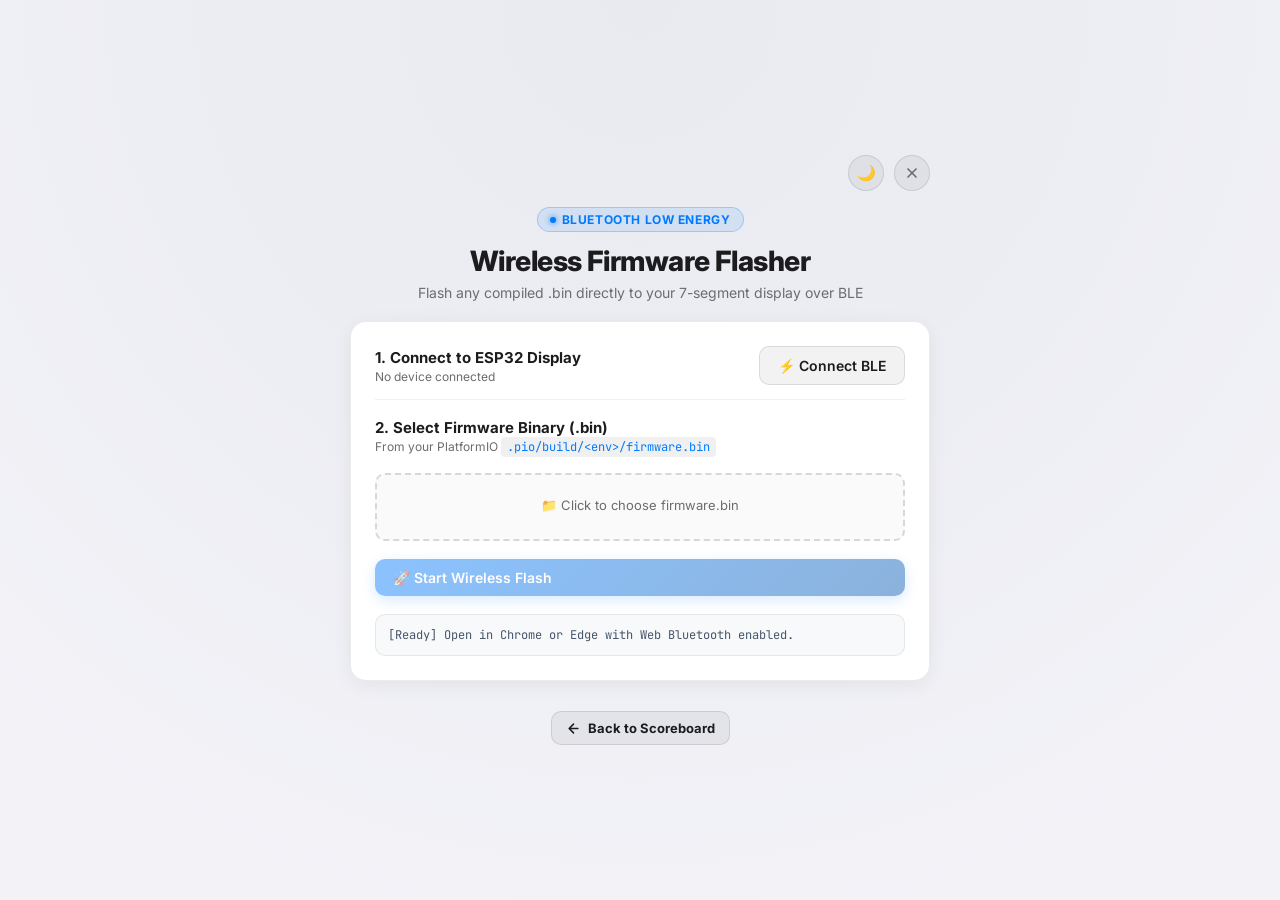
<file: ota.html>
<!DOCTYPE html>
<html lang="en" data-theme="light">
<head>
    <meta charset="UTF-8">
    <meta name="viewport" content="width=device-width, initial-scale=1.0">
    <title>ESP32 BLE Firmware Flasher (FOTA)</title>
    <meta name="theme-color" content="#f2f2f7">
    <link rel="icon" type="image/png" sizes="64x64" href="favicon.png">
    <link rel="icon" type="image/x-icon" href="favicon.ico">
    <link rel="apple-touch-icon" sizes="180x180" href="apple-touch-icon.png">
    <link rel="manifest" href="manifest.json">
    <link rel="preconnect" href="https://fonts.googleapis.com">
    <link rel="preconnect" href="https://fonts.gstatic.com" crossorigin>
    <link href="https://fonts.googleapis.com/css2?family=Inter:wght@400;500;600;700;800&family=JetBrains+Mono:wght@400;500;700&display=swap" rel="stylesheet">
    <script>
        (function() {
            try {
                const p = new URLSearchParams(window.location.search).get('theme');
                const t = p || localStorage.getItem('appTheme') || 'light';
                document.documentElement.setAttribute('data-theme', t);
                const meta = document.querySelector('meta[name="theme-color"]');
                if (meta) meta.setAttribute('content', t === 'dark' ? '#080c14' : '#f2f2f7');
            } catch (e) { }
        })();
    </script>
    <style>
        :root {
            --bg-base: #080c14;
            --bg-surface: #101726;
            --bg-card: rgba(16, 23, 38, 0.9);
            --bg-card-border: rgba(255, 255, 255, 0.08);
            --primary: #00d2ff;
            --primary-glow: rgba(0, 210, 255, 0.35);
            --success: #00e676;
            --error: #ff3366;
            --warning: #ffb300;
            --text-main: #f0f4f8;
            --text-muted: #8899aa;
            --radius-lg: 16px;
            --radius-md: 10px;
        }

        /* ── Light Theme Overrides (Matches App Aesthetic) ── */
        [data-theme="light"] {
            --bg-base: #f2f2f7;
            --bg-surface: #ffffff;
            --bg-card: #ffffff;
            --bg-card-border: rgba(0, 0, 0, 0.08);
            --primary: #007aff;
            --primary-glow: rgba(0, 122, 255, 0.25);
            --success: #34c759;
            --error: #ff3b30;
            --warning: #ff9500;
            --text-main: #1c1c1e;
            --text-muted: #6c6c70;
        }

        * {
            box-sizing: border-box;
            margin: 0;
            padding: 0;
        }

        body {
            font-family: 'Inter', -apple-system, BlinkMacSystemFont, sans-serif;
            background: radial-gradient(circle at 50% 0%, #17243c 0%, var(--bg-base) 75%);
            color: var(--text-main);
            min-height: 100vh;
            display: flex;
            flex-direction: column;
            align-items: center;
            justify-content: center;
            padding: 24px;
            transition: background 0.25s ease, color 0.25s ease;
        }

        [data-theme="light"] body {
            background: radial-gradient(circle at 50% 0%, #e8eaf0 0%, #f2f2f7 85%);
        }

        .container {
            width: 100%;
            max-width: 580px;
            display: flex;
            flex-direction: column;
            gap: 20px;
        }

        .top-nav {
            display: flex;
            align-items: center;
            justify-content: flex-end;
            gap: 10px;
            margin-bottom: -4px;
        }

        .btn-theme-toggle {
            display: inline-flex;
            align-items: center;
            justify-content: center;
            width: 36px;
            height: 36px;
            border-radius: 50%;
            background: rgba(255, 255, 255, 0.05);
            border: 1px solid rgba(255, 255, 255, 0.1);
            color: var(--text-main);
            font-size: 15px;
            cursor: pointer;
            transition: all 0.2s ease;
            box-shadow: none;
        }

        .btn-theme-toggle:hover {
            background: rgba(255, 255, 255, 0.12);
            transform: scale(1.06);
        }

        .btn-theme-toggle:active {
            transform: scale(0.94);
        }

        [data-theme="light"] .btn-theme-toggle {
            background: rgba(0, 0, 0, 0.05);
            border-color: rgba(0, 0, 0, 0.10);
            color: var(--text-main);
        }

        [data-theme="light"] .btn-theme-toggle:hover {
            background: rgba(0, 0, 0, 0.09);
        }

        .btn-close-icon {
            display: inline-flex;
            align-items: center;
            justify-content: center;
            width: 36px;
            height: 36px;
            border-radius: 50%;
            background: rgba(255, 255, 255, 0.05);
            border: 1px solid rgba(255, 255, 255, 0.1);
            color: var(--text-muted);
            text-decoration: none;
            transition: all 0.2s ease;
        }

        .btn-close-icon:hover {
            background: rgba(255, 51, 102, 0.15);
            border-color: rgba(255, 51, 102, 0.4);
            color: #ff3366;
            transform: scale(1.06);
        }

        [data-theme="light"] .btn-close-icon {
            background: rgba(0, 0, 0, 0.05);
            border-color: rgba(0, 0, 0, 0.10);
            color: var(--text-muted);
        }

        [data-theme="light"] .btn-close-icon:hover {
            background: rgba(255, 59, 48, 0.12);
            border-color: rgba(255, 59, 48, 0.35);
            color: var(--error);
        }

        .header {
            text-align: center;
        }

        .badge-pill {
            display: inline-flex;
            align-items: center;
            gap: 6px;
            background: rgba(0, 210, 255, 0.12);
            color: var(--primary);
            border: 1px solid rgba(0, 210, 255, 0.25);
            padding: 4px 12px;
            border-radius: 99px;
            font-size: 12px;
            font-weight: 700;
            letter-spacing: 0.05em;
            text-transform: uppercase;
            margin-bottom: 12px;
            transition: all 0.2s ease;
        }

        .badge-pill::before {
            content: '';
            width: 6px;
            height: 6px;
            border-radius: 50%;
            background: var(--primary);
            box-shadow: 0 0 8px var(--primary);
            transition: background 0.2s ease, box-shadow 0.2s ease;
        }

        [data-theme="light"] .badge-pill {
            background: rgba(0, 122, 255, 0.10);
            border-color: rgba(0, 122, 255, 0.25);
            color: var(--primary);
        }

        [data-theme="light"] .badge-pill::before {
            box-shadow: 0 0 6px var(--primary);
        }

        h1 {
            font-size: 28px;
            font-weight: 800;
            letter-spacing: -0.02em;
            margin-bottom: 6px;
            color: var(--text-main);
        }

        p.subtitle {
            color: var(--text-muted);
            font-size: 14px;
        }

        .card {
            background: var(--bg-card);
            border: 1px solid var(--bg-card-border);
            border-radius: var(--radius-lg);
            padding: 24px;
            backdrop-filter: blur(16px);
            box-shadow: 0 20px 40px rgba(0, 0, 0, 0.4);
            display: flex;
            flex-direction: column;
            gap: 18px;
            transition: background 0.25s ease, border-color 0.25s ease, box-shadow 0.25s ease;
        }

        [data-theme="light"] .card {
            background: #ffffff;
            border-color: rgba(0, 0, 0, 0.08);
            box-shadow: 0 4px 20px rgba(0, 0, 0, 0.06);
        }

        .step-row {
            display: flex;
            align-items: center;
            justify-content: space-between;
            padding-bottom: 14px;
            border-bottom: 1px solid rgba(255, 255, 255, 0.06);
        }

        [data-theme="light"] .step-row {
            border-bottom-color: rgba(0, 0, 0, 0.06);
        }

        .step-info h3 {
            font-size: 15px;
            font-weight: 700;
            color: var(--text-main);
        }

        .step-info p {
            font-size: 12px;
            color: var(--text-muted);
            margin-top: 2px;
        }

        code {
            font-family: 'JetBrains Mono', monospace;
            font-size: 12px;
            background: rgba(255, 255, 255, 0.08);
            color: var(--primary);
            padding: 2px 6px;
            border-radius: 4px;
        }

        [data-theme="light"] code {
            background: rgba(0, 0, 0, 0.06);
            color: var(--primary);
        }

        .btn {
            appearance: none;
            border: none;
            outline: none;
            padding: 10px 18px;
            border-radius: var(--radius-md);
            font-family: inherit;
            font-size: 14px;
            font-weight: 600;
            cursor: pointer;
            transition: all 0.2s ease;
            display: inline-flex;
            align-items: center;
            gap: 8px;
        }

        .btn-primary {
            background: linear-gradient(135deg, #00d2ff 0%, #0077ff 100%);
            color: #fff;
            box-shadow: 0 4px 16px var(--primary-glow);
        }

        .btn-primary:hover:not(:disabled) {
            transform: translateY(-1px);
            box-shadow: 0 6px 22px rgba(0, 210, 255, 0.5);
        }

        [data-theme="light"] .btn-primary {
            background: linear-gradient(135deg, #007aff 0%, #0056b3 100%);
            box-shadow: 0 4px 14px rgba(0, 122, 255, 0.35);
        }

        [data-theme="light"] .btn-primary:hover:not(:disabled) {
            box-shadow: 0 6px 20px rgba(0, 122, 255, 0.45);
        }

        .btn-secondary {
            background: rgba(255, 255, 255, 0.07);
            color: var(--text-main);
            border: 1px solid rgba(255, 255, 255, 0.12);
        }

        .btn-secondary:hover:not(:disabled) {
            background: rgba(255, 255, 255, 0.12);
        }

        [data-theme="light"] .btn-secondary {
            background: rgba(0, 0, 0, 0.05);
            color: var(--text-main);
            border-color: rgba(0, 0, 0, 0.10);
        }

        [data-theme="light"] .btn-secondary:hover:not(:disabled) {
            background: rgba(0, 0, 0, 0.08);
        }

        .btn:disabled {
            opacity: 0.45;
            cursor: not-allowed;
            transform: none !important;
        }

        .file-dropzone {
            border: 2px dashed rgba(255, 255, 255, 0.15);
            border-radius: var(--radius-md);
            padding: 22px;
            text-align: center;
            cursor: pointer;
            transition: all 0.2s;
            background: rgba(255, 255, 255, 0.02);
        }

        .file-dropzone:hover {
            border-color: var(--primary);
            background: rgba(0, 210, 255, 0.04);
        }

        [data-theme="light"] .file-dropzone {
            border-color: rgba(0, 0, 0, 0.14);
            background: rgba(0, 0, 0, 0.02);
        }

        [data-theme="light"] .file-dropzone:hover {
            border-color: var(--primary);
            background: rgba(0, 122, 255, 0.04);
        }

        .file-dropzone input {
            display: none;
        }

        .dropzone-label {
            font-size: 13px;
            color: var(--text-muted);
        }

        .dropzone-filename {
            font-size: 14px;
            font-weight: 700;
            color: var(--primary);
            margin-top: 4px;
        }

        /* Progress Area */
        .progress-box {
            display: flex;
            flex-direction: column;
            gap: 8px;
            padding-top: 4px;
        }

        .progress-header {
            display: flex;
            justify-content: space-between;
            font-size: 13px;
            font-weight: 600;
            color: var(--text-main);
        }

        .progress-bar-bg {
            width: 100%;
            height: 12px;
            background: rgba(255, 255, 255, 0.08);
            border-radius: 99px;
            overflow: hidden;
            position: relative;
        }

        [data-theme="light"] .progress-bar-bg {
            background: rgba(0, 0, 0, 0.08);
        }

        .progress-bar-fill {
            height: 100%;
            width: 0%;
            background: linear-gradient(90deg, #00d2ff, #00e676);
            border-radius: 99px;
            transition: width 0.15s ease;
            box-shadow: 0 0 12px rgba(0, 230, 118, 0.5);
        }

        [data-theme="light"] .progress-bar-fill {
            background: linear-gradient(90deg, #007aff, #34c759);
            box-shadow: 0 0 10px rgba(52, 199, 89, 0.35);
        }

        .stats-grid {
            display: grid;
            grid-template-columns: 1fr 1fr 1fr;
            gap: 10px;
            margin-top: 4px;
        }

        .stat-card {
            background: rgba(0, 0, 0, 0.25);
            border: 1px solid rgba(255, 255, 255, 0.05);
            border-radius: 8px;
            padding: 8px 12px;
            text-align: center;
        }

        [data-theme="light"] .stat-card {
            background: rgba(0, 0, 0, 0.03);
            border-color: rgba(0, 0, 0, 0.06);
        }

        .stat-label {
            font-size: 11px;
            color: var(--text-muted);
            text-transform: uppercase;
            font-weight: 600;
        }

        .stat-val {
            font-size: 14px;
            font-weight: 700;
            font-family: 'JetBrains Mono', monospace;
            color: var(--text-main);
            margin-top: 2px;
        }

        /* Console Log */
        .console-box {
            background: #06090e;
            border: 1px solid rgba(255, 255, 255, 0.08);
            border-radius: var(--radius-md);
            padding: 12px;
            font-family: 'JetBrains Mono', monospace;
            font-size: 12px;
            color: #a0aec0;
            max-height: 140px;
            overflow-y: auto;
            display: flex;
            flex-direction: column;
            gap: 4px;
        }

        [data-theme="light"] .console-box {
            background: #f8f9fa;
            border-color: rgba(0, 0, 0, 0.08);
            color: #475569;
        }

        .console-box .log-err { color: var(--error); }
        .console-box .log-suc { color: var(--success); }
        .console-box .log-pri { color: var(--primary); }

        .btn-back {
            display: inline-flex;
            align-items: center;
            gap: 7px;
            padding: 8px 14px;
            border-radius: var(--radius-md);
            background: rgba(255, 255, 255, 0.05);
            border: 1px solid rgba(255, 255, 255, 0.1);
            color: var(--text-main);
            text-decoration: none;
            font-size: 13px;
            font-weight: 700;
            transition: all 0.2s ease;
        }

        .btn-back:hover {
            background: rgba(0, 210, 255, 0.12);
            color: var(--primary);
            border-color: rgba(0, 210, 255, 0.35);
        }

        [data-theme="light"] .btn-back {
            background: rgba(0, 0, 0, 0.05);
            border-color: rgba(0, 0, 0, 0.10);
            color: var(--text-main);
        }

        [data-theme="light"] .btn-back:hover {
            background: rgba(0, 122, 255, 0.10);
            color: var(--primary);
            border-color: rgba(0, 122, 255, 0.35);
        }
    </style>
</head>
<body>

<div class="container">
    <div class="top-nav">
        <button type="button" class="btn-theme-toggle" id="btnThemeToggle" title="Toggle Theme" aria-label="Toggle Theme">
            <span id="themeToggleIcon">🌙</span>
        </button>
        <a href="index.html" class="btn-close-icon" id="btnClose" title="Close" aria-label="Close">
            <svg width="16" height="16" viewBox="0 0 24 24" fill="none" stroke="currentColor" stroke-width="2.5" stroke-linecap="round" stroke-linejoin="round"><line x1="18" y1="6" x2="6" y2="18"></line><line x1="6" y1="6" x2="18" y2="18"></line></svg>
        </a>
    </div>

    <div class="header">
        <span class="badge-pill">Bluetooth Low Energy</span>
        <h1>Wireless Firmware Flasher</h1>
        <p class="subtitle">Flash any compiled .bin directly to your 7-segment display over BLE</p>
    </div>

    <div class="card">
        <!-- Step 1: Connect -->
        <div class="step-row">
            <div class="step-info">
                <h3>1. Connect to ESP32 Display</h3>
                <p id="deviceStatus">No device connected</p>
            </div>
            <button class="btn btn-secondary" id="btnConnect">
                <span>⚡ Connect BLE</span>
            </button>
        </div>

        <!-- Step 2: Pick File -->
        <div class="step-info">
            <h3>2. Select Firmware Binary (.bin)</h3>
            <p>From your PlatformIO <code>.pio/build/&lt;env&gt;/firmware.bin</code></p>
        </div>

        <div class="file-dropzone" id="dropzone">
            <input type="file" id="fileInput" accept=".bin">
            <div class="dropzone-label" id="fileLabel">📁 Click to choose firmware.bin</div>
            <div class="dropzone-filename" id="fileName"></div>
        </div>



        <!-- Step 3: Flash Action -->
        <button class="btn btn-primary" id="btnFlash" disabled>
            <span>🚀 Start Wireless Flash</span>
        </button>

        <!-- Progress Tracker -->
        <div class="progress-box" id="progressSection" style="display: none;">
            <div class="progress-header">
                <span id="progressStatus">Streaming firmware chunks...</span>
                <span id="progressPercent" style="font-family: 'JetBrains Mono', monospace;">0%</span>
            </div>
            <div class="progress-bar-bg">
                <div class="progress-bar-fill" id="progressBar"></div>
            </div>

            <div class="stats-grid">
                <div class="stat-card">
                    <div class="stat-label">Transferred</div>
                    <div class="stat-val" id="statTransferred">0 / 0 KB</div>
                </div>
                <div class="stat-card">
                    <div class="stat-label">Speed</div>
                    <div class="stat-val" id="statSpeed">0.0 KB/s</div>
                </div>
                <div class="stat-card">
                    <div class="stat-label">ETA</div>
                    <div class="stat-val" id="statEta">--s</div>
                </div>
            </div>
        </div>

        <!-- Terminal Output -->
        <div class="console-box" id="consoleBox">
            <div>[Ready] Open in Chrome or Edge with Web Bluetooth enabled.</div>
        </div>
    </div>


    <div style="display: flex; justify-content: center; margin-top: 10px;">
        <a href="index.html" class="btn-back" id="btnBack">
            <svg width="15" height="15" viewBox="0 0 24 24" fill="none" stroke="currentColor" stroke-width="2.5" stroke-linecap="round" stroke-linejoin="round"><path d="M19 12H5M12 19l-7-7 7-7"/></svg>
            <span>Back to Scoreboard</span>
        </a>
    </div>
</div>

<script>
    // BLE FOTA UUIDs
    const FOTA_SERVICE_UUID  = 'fb1e4001-54ae-4a28-9f74-dfccb248601d';
    const FOTA_CHAR_CONTROL  = 'fb1e4002-54ae-4a28-9f74-dfccb248601d';
    const FOTA_CHAR_DATA     = 'fb1e4003-54ae-4a28-9f74-dfccb248601d';

    let bleDevice = null;
    let controlChar = null;
    let dataChar = null;
    let selectedFile = null;
    let fileBuffer = null;
    let isFlashing = false;

    // UI elements
    const btnConnect = document.getElementById('btnConnect');
    const deviceStatus = document.getElementById('deviceStatus');
    const dropzone = document.getElementById('dropzone');
    const fileInput = document.getElementById('fileInput');
    const fileLabel = document.getElementById('fileLabel');
    const fileName = document.getElementById('fileName');
    const btnFlash = document.getElementById('btnFlash');
    const progressSection = document.getElementById('progressSection');
    const progressStatus = document.getElementById('progressStatus');
    const progressPercent = document.getElementById('progressPercent');
    const progressBar = document.getElementById('progressBar');
    const statTransferred = document.getElementById('statTransferred');
    const statSpeed = document.getElementById('statSpeed');
    const statEta = document.getElementById('statEta');
    const consoleBox = document.getElementById('consoleBox');

    function log(msg, type = '') {
        const d = document.createElement('div');
        if (type) d.className = 'log-' + type;
        const time = new Date().toLocaleTimeString();
        d.textContent = `[${time}] ${msg}`;
        consoleBox.appendChild(d);
        consoleBox.scrollTop = consoleBox.scrollHeight;
    }

    // Connect via Web Bluetooth
    btnConnect.addEventListener('click', async () => {
        if (!navigator.bluetooth) {
            log('Web Bluetooth is not supported in this browser. Please use Chrome or Edge.', 'err');
            alert('Web Bluetooth is only supported in Google Chrome, Microsoft Edge, and Opera.');
            return;
        }

        try {
            log('Requesting Bluetooth device...', 'pri');
            bleDevice = await navigator.bluetooth.requestDevice({
                filters: [
                    { services: [FOTA_SERVICE_UUID] },
                    { namePrefix: 'ESP32' },
                    { namePrefix: 'Padel' }
                ],
                optionalServices: [
                    FOTA_SERVICE_UUID,
                    '4fafc201-1fb5-459e-8fcc-c5c9c331914b', // WATCH_SERVICE_UUID
                    '00001800-0000-1000-8000-00805f9b34fb',
                    '00001801-0000-1000-8000-00805f9b34fb'
                ]
            });

            log(`Connecting to GATT Server on ${bleDevice.name || 'ESP32'}...`);
            bleDevice.addEventListener('gattserverdisconnected', onDisconnected);

            const server = await bleDevice.gatt.connect();
            log('Connected! Negotiating connection & discovering services...', 'suc');

            // Brief 300ms pause for MTU and GATT table negotiation on Windows
            await new Promise(r => setTimeout(r, 300));

            let service = null;
            try {
                service = await server.getPrimaryService(FOTA_SERVICE_UUID);
            } catch (firstErr) {
                log(`Initial service discovery: ${firstErr.message}. Retrying in 500ms...`, 'warn');
                await new Promise(r => setTimeout(r, 500));
                service = await server.getPrimaryService(FOTA_SERVICE_UUID);
            }

            controlChar = await service.getCharacteristic(FOTA_CHAR_CONTROL);
            dataChar = await service.getCharacteristic(FOTA_CHAR_DATA);

            // Subscribe to control notifications
            await controlChar.startNotifications();
            controlChar.addEventListener('characteristicvaluechanged', onControlNotification);

            deviceStatus.textContent = `Connected to ${bleDevice.name || 'ESP32'}`;
            deviceStatus.style.color = 'var(--success)';
            btnConnect.textContent = '✓ Connected';
            btnConnect.disabled = true;

            log('FOTA GATT characteristics ready!', 'suc');
            checkReadyToFlash();

        } catch (err) {
            log(`Connection error: ${err.message}`, 'err');
        }
    });

    function onDisconnected() {
        log('Device disconnected', 'err');
        deviceStatus.textContent = 'Disconnected';
        deviceStatus.style.color = 'var(--error)';
        btnConnect.textContent = '⚡ Connect BLE';
        btnConnect.disabled = false;
        btnFlash.disabled = true;
    }

    function onControlNotification(event) {
        const val = event.target.value;
        const resp = val.getUint8(0);
        if (resp === 0x05 && val.byteLength >= 2) {
            const pct = val.getUint8(1);
            // ESP32 progress confirmation
        } else if (resp === 0x02) {
            log('★ ESP32 reported flash completed and verified!', 'suc');
        } else if (resp === 0x0F) {
            const errCode = val.byteLength >= 2 ? val.getUint8(1) : 0;
            log(`ESP32 reported OTA error code: ${errCode}`, 'err');
        }
    }

    function validateFirmwareBinary(buffer) {
        if (!buffer || buffer.byteLength < 32) {
            return { valid: false, error: 'File is too small to be a valid ESP32 firmware binary.' };
        }
        const bytes = new Uint8Array(buffer);
        const magic = bytes[0];
        const chipId = bytes[12] | (bytes[13] << 8);

        if (magic !== 0xE9) {
            return { valid: false, error: `Invalid firmware header magic (0x${magic.toString(16).toUpperCase()} != 0xE9).` };
        }

        let chipName = 'Unknown';
        if (chipId === 0x0005) chipName = 'ESP32-C3';
        else if (chipId === 0x0009) chipName = 'ESP32-S3';
        else if (chipId === 0x0000) chipName = 'ESP32';
        else if (chipId === 0x0002) chipName = 'ESP32-S2';
        else if (chipId === 0x000C) chipName = 'ESP32-C6';

        // Target board is ESP32-C3 (Chip ID 0x0005)
        if (chipId !== 0x0005) {
            return {
                valid: false,
                chipId,
                chipName,
                error: `⚠️ INCOMPATIBLE CHIP: This binary is compiled for ${chipName} (Chip ID 0x${chipId.toString(16).padStart(4, '0').toUpperCase()}), but your scoreboard runs an ESP32-C3! Flashing this would crash wireless BLE. Please choose an ESP32-C3 binary.`
            };
        }

        return { valid: true, chipId, chipName };
    }

    // File selection
    dropzone.addEventListener('click', () => fileInput.click());
    fileInput.addEventListener('change', async (e) => {
        const file = e.target.files[0];
        if (!file) return;

        selectedFile = file;
        fileLabel.textContent = 'Selected Firmware:';
        fileName.textContent = `${file.name} (${(file.size / 1024).toFixed(1)} KB)`;
        log(`Loaded file: ${file.name} (${file.size} bytes)`);

        fileBuffer = await file.arrayBuffer();
        checkReadyToFlash();
    });

    function checkReadyToFlash() {
        if (!fileBuffer) {
            btnFlash.disabled = true;
            return;
        }

        const check = validateFirmwareBinary(fileBuffer);
        if (!check.valid) {
            btnFlash.disabled = true;
            log(check.error, 'err');
            alert(check.error);
            return;
        }

        log(`✓ Header verified: ${check.chipName} binary confirmed safe to flash!`, 'suc');
        if (controlChar && dataChar && !isFlashing) {
            btnFlash.disabled = false;
        } else {
            btnFlash.disabled = true;
        }
    }



    // Start Flash
    btnFlash.addEventListener('click', async () => {
        if (!controlChar || !dataChar || !fileBuffer) return;

        isFlashing = true;
        btnFlash.disabled = true;
        progressSection.style.display = 'flex';
        progressBar.style.width = '0%';
        progressPercent.textContent = '0%';
        progressStatus.textContent = 'Preparing flash partition...';

        const totalBytes = fileBuffer.byteLength;
        const bytes = new Uint8Array(fileBuffer);

        try {
            log(`Sending START command for ${totalBytes} bytes...`, 'pri');

            // Wait for ESP32 to finish Update.begin() and acknowledge
            let startAckReceived = false;
            let espReportedMtu = 0;

            const onStartAck = (event) => {
                const val = event.target.value;
                const resp = val.getUint8(0);
                if (resp === 0x01) { // FOTA_RESP_OK
                    startAckReceived = true;
                    if (val.byteLength >= 4) {
                        espReportedMtu = val.getUint8(2) | (val.getUint8(3) << 8);
                    }
                } else if (resp === 0x0F) { // FOTA_RESP_ERROR
                    const err = val.byteLength >= 2 ? val.getUint8(1) : 0;
                    throw new Error(`ESP32 rejected START (Update.begin error ${err})`);
                }
            };

            controlChar.addEventListener('characteristicvaluechanged', onStartAck);

            // Command 0x01 + 4-byte size (little-endian)
            const startCmd = new Uint8Array(5);
            startCmd[0] = 0x01;
            startCmd[1] = totalBytes & 0xFF;
            startCmd[2] = (totalBytes >> 8) & 0xFF;
            startCmd[3] = (totalBytes >> 16) & 0xFF;
            startCmd[4] = (totalBytes >> 24) & 0xFF;

            if (controlChar.writeValueWithResponse) {
                await controlChar.writeValueWithResponse(startCmd);
            } else {
                await controlChar.writeValue(startCmd);
            }

            // Wait up to 5s for ESP32 flash partition erase/init
            const startWaitDeadline = Date.now() + 5000;
            while (!startAckReceived && Date.now() < startWaitDeadline) {
                await new Promise(r => setTimeout(r, 60));
            }
            controlChar.removeEventListener('characteristicvaluechanged', onStartAck);

            if (!startAckReceived) {
                log('Warning: No START ACK from ESP32, proceeding with cautious transfer...', 'pri');
            } else {
                log(`ESP32 flash partition ready! (ESP32 MTU payload: ${espReportedMtu || 'default'})`, 'suc');
            }

            // Determine safe chunk size: 128 bytes is the industry-standard maximum for rock-solid Web Bluetooth on Windows
            let chunkSize = 128;
            if (espReportedMtu > 0) {
                chunkSize = Math.min(espReportedMtu, 128);
            }
            log(`Optimal transmission chunk size: ${chunkSize} bytes`, 'pri');

            progressStatus.textContent = 'Streaming firmware...';

            let offset = 0;
            const startTime = Date.now();
            let packetCount = 0;

            while (offset < totalBytes) {
                const chunkLen = Math.min(chunkSize, totalBytes - offset);
                const chunk = bytes.subarray(offset, offset + chunkLen);

                let writeSuccess = false;
                let attempts = 0;
                while (!writeSuccess && attempts < 4) {
                    attempts++;
                    try {
                        if (dataChar.writeValueWithoutResponse) {
                            await dataChar.writeValueWithoutResponse(chunk);
                        } else {
                            await dataChar.writeValue(chunk);
                        }
                        writeSuccess = true;
                    } catch (writeErr) {
                        log(`Write retry ${attempts}/3 at ${offset}: ${writeErr.message}`, 'err');
                        await new Promise(r => setTimeout(r, 100));
                        if (attempts >= 2 && chunkSize > 32) {
                            chunkSize = 32;
                            log('Downsizing chunk size to 32 bytes for recovery...', 'pri');
                        }
                    }
                }

                if (!writeSuccess) {
                    throw new Error(`GATT transmission failed at offset ${offset} after multiple retries.`);
                }

                offset += chunkLen;
                packetCount++;

                // Reliable pacing: 12ms between packets prevents Windows Bluetooth controller queue overflow
                await new Promise(r => setTimeout(r, 12));

                // Update UI metrics every 2% or every 20 packets
                if (packetCount % 16 === 0 || offset >= totalBytes) {
                    const pct = Math.floor((offset / totalBytes) * 100);
                    progressBar.style.width = `${pct}%`;
                    progressPercent.textContent = `${pct}%`;

                    const elapsedSec = (Date.now() - startTime) / 1000;
                    const speedKB = elapsedSec > 0 ? (offset / 1024) / elapsedSec : 0;
                    const remainingBytes = totalBytes - offset;
                    const etaSec = speedKB > 0 ? Math.ceil((remainingBytes / 1024) / speedKB) : 0;

                    statTransferred.textContent = `${(offset / 1024).toFixed(0)} / ${(totalBytes / 1024).toFixed(0)} KB`;
                    statSpeed.textContent = `${speedKB.toFixed(1)} KB/s`;
                    statEta.textContent = `${etaSec}s`;
                }
            }

            log(`All ${totalBytes} bytes sent in ${((Date.now() - startTime) / 1000).toFixed(1)}s! Finalizing...`, 'pri');
            progressStatus.textContent = 'Verifying flash...';

            // Wait 200ms before sending END command
            await new Promise(r => setTimeout(r, 200));

            // Command 0x02: End OTA
            const endCmd = new Uint8Array([0x02]);
            if (controlChar.writeValueWithResponse) {
                await controlChar.writeValueWithResponse(endCmd);
            } else {
                await controlChar.writeValue(endCmd);
            }

            progressBar.style.width = '100%';
            progressPercent.textContent = '100%';
            progressStatus.textContent = '✓ Flash Complete! Rebooting...';
            log('★ Flash Complete! ESP32 is rebooting into the new firmware.', 'suc');

            setTimeout(() => {
                alert('Firmware successfully flashed! The scoreboard is now rebooting.');
            }, 1000);

        } catch (err) {
            log(`Flash error: ${err.message}`, 'err');
            progressStatus.textContent = 'Flash Failed';
            alert(`Flashing error: ${err.message}`);
        } finally {
            isFlashing = false;
        }
    });

    // -------------------------------------------------------
    // Theme Manager (Dark / Light)
    // -------------------------------------------------------
    function getTargetTheme() {
        const p = new URLSearchParams(window.location.search).get('theme');
        let saved = 'light';
        try { saved = localStorage.getItem('appTheme'); } catch (e) { }
        return p || saved || 'light';
    }

    function applyTheme(theme) {
        document.documentElement.setAttribute('data-theme', theme);
        try { localStorage.setItem('appTheme', theme); } catch (e) { }
        const metaThemeColor = document.querySelector('meta[name="theme-color"]');
        if (metaThemeColor) {
            metaThemeColor.content = theme === 'light' ? '#f2f2f7' : '#080c14';
        }
        const icon = document.getElementById('themeToggleIcon');
        if (icon) {
            icon.textContent = theme === 'light' ? '🌙' : '☀️';
        }
        const btnToggle = document.getElementById('btnThemeToggle');
        if (btnToggle) {
            btnToggle.title = theme === 'light' ? 'Switch to Dark Theme' : 'Switch to Light Theme';
        }
        // Update back/close links to carry the current theme
        ['btnClose', 'btnBack'].forEach(id => {
            const el = document.getElementById(id);
            if (el) {
                el.setAttribute('href', `index.html?theme=${encodeURIComponent(theme)}`);
            }
        });
    }

    const initialTheme = getTargetTheme();
    applyTheme(initialTheme);

    const btnThemeToggle = document.getElementById('btnThemeToggle');
    if (btnThemeToggle) {
        btnThemeToggle.addEventListener('click', () => {
            const curr = document.documentElement.getAttribute('data-theme') || 'light';
            const next = curr === 'light' ? 'dark' : 'light';
            applyTheme(next);
        });
    }

    // Keep theme synchronized across tabs / storage changes
    window.addEventListener('storage', (e) => {
        if (e.key === 'appTheme' && e.newValue) {
            applyTheme(e.newValue);
        }
    });

    // Handle back button behavior smoothly
    ['btnClose', 'btnBack'].forEach(id => {
        const el = document.getElementById(id);
        if (el) {
            el.addEventListener('click', (e) => {
                if (window.history.length > 1 && document.referrer && document.referrer.includes('index.html')) {
                    e.preventDefault();
                    window.history.back();
                }
            });
        }
    });
</script>

</body>
</html>
</file>
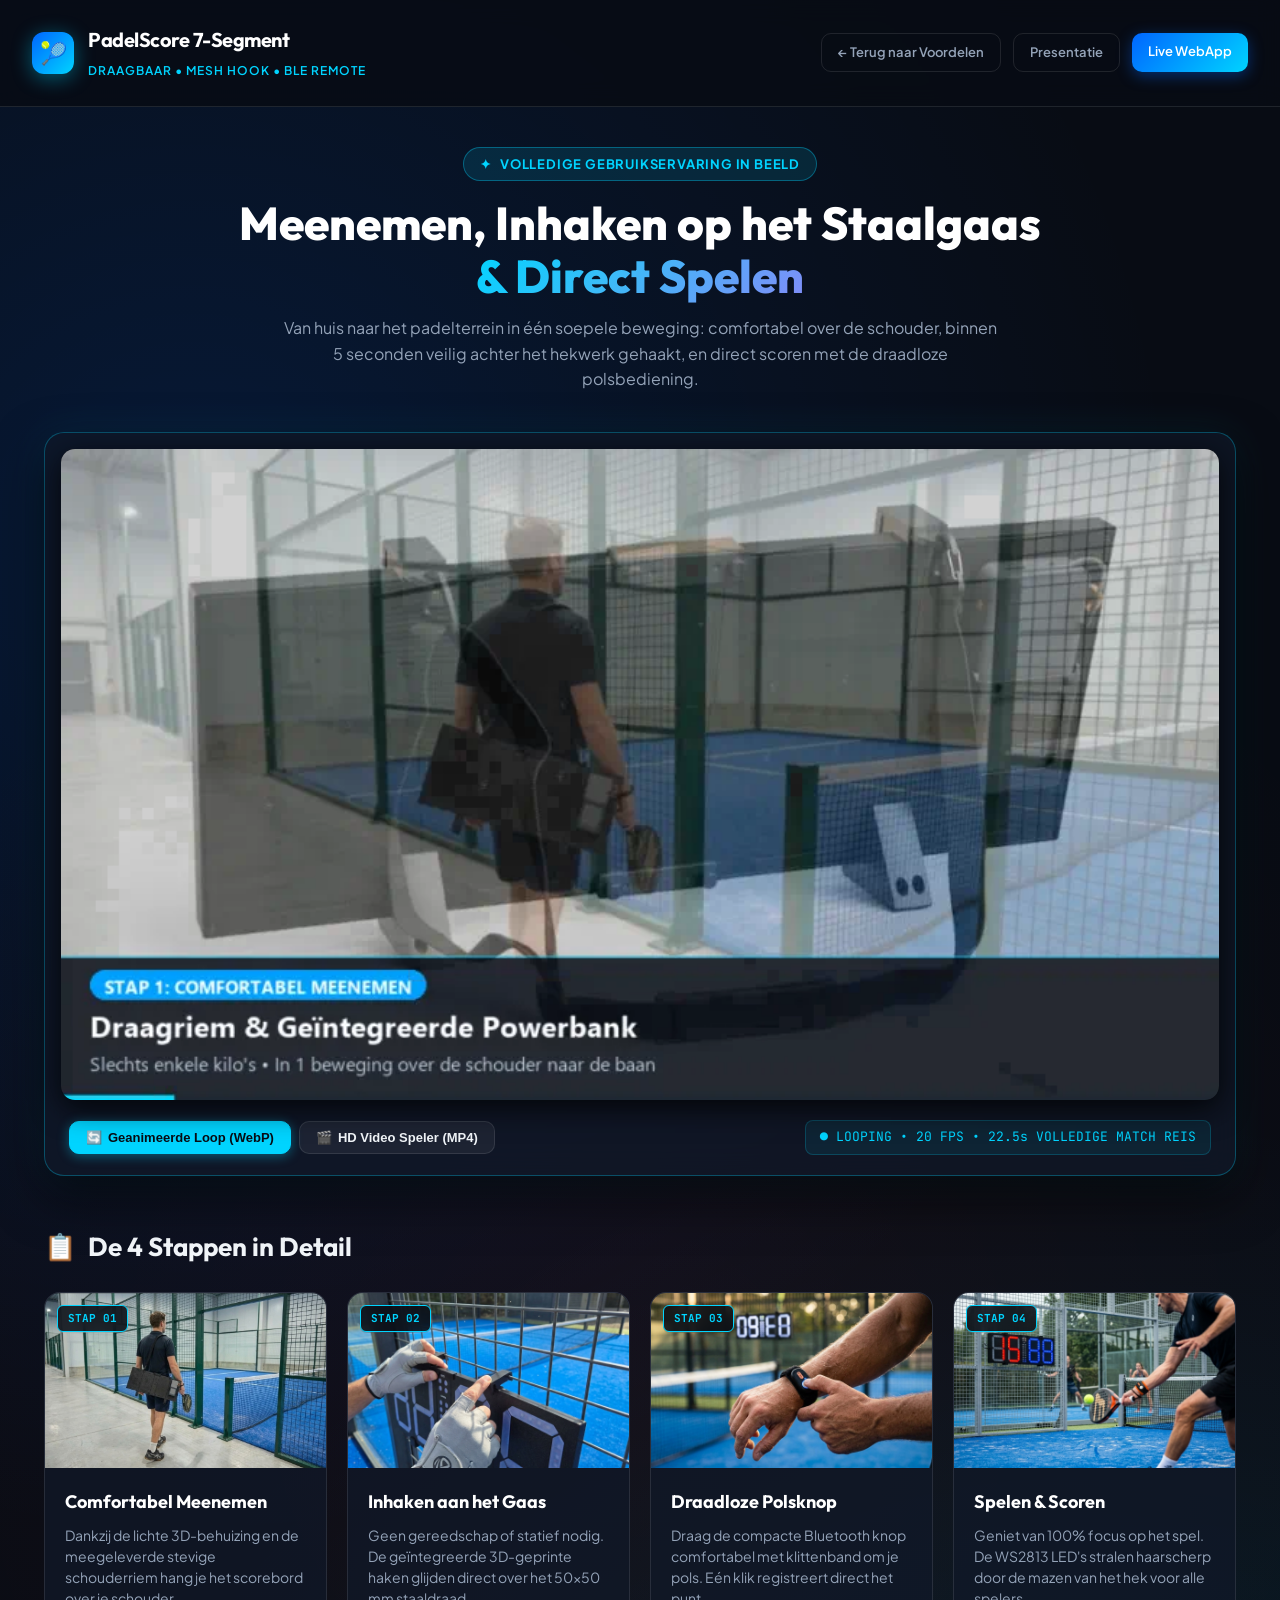
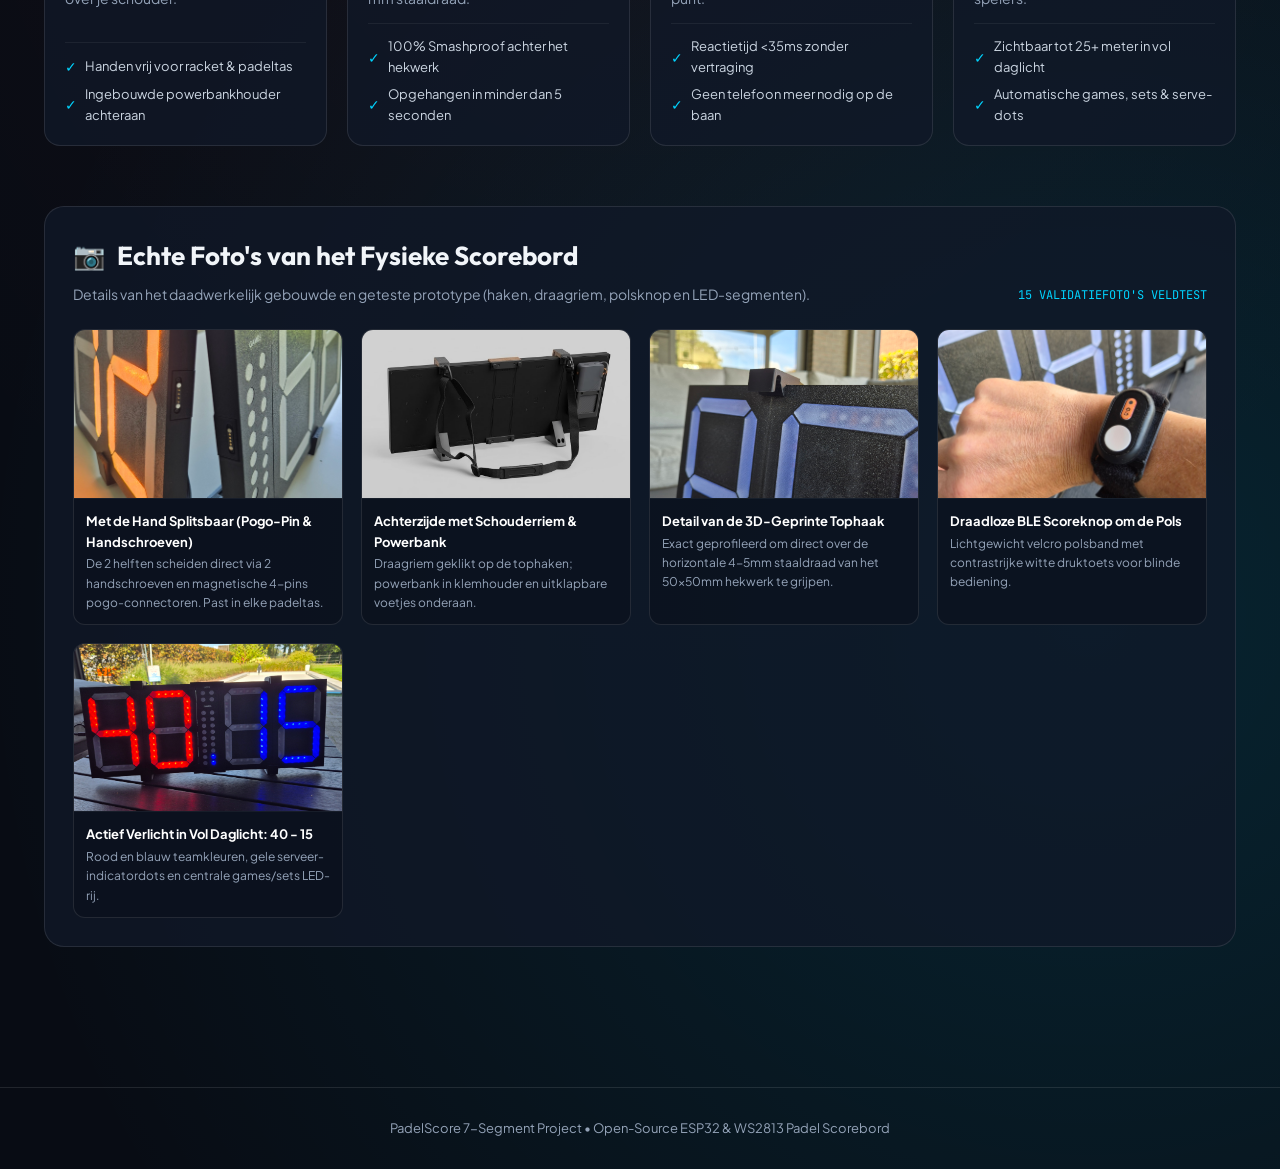
<file: padel_animation.html>
<!DOCTYPE html>
<html lang="nl">
<head>
    <meta charset="UTF-8">
    <meta name="viewport" content="width=device-width, initial-scale=1.0">
    <title>PadelScore • Draagbaar, Inhaken & Spelen Animatie</title>
    <link rel="preconnect" href="https://fonts.googleapis.com">
    <link rel="preconnect" href="https://fonts.gstatic.com" crossorigin>
    <link href="https://fonts.googleapis.com/css2?family=Outfit:wght@400;500;600;700;800&family=Plus+Jakarta+Sans:wght@400;500;600;700&family=JetBrains+Mono:wght@500;700&display=swap" rel="stylesheet">
    <style>
        :root {
            --bg-dark: #080c14;
            --bg-card: rgba(16, 24, 40, 0.75);
            --bg-card-hover: rgba(24, 36, 60, 0.85);
            --border-glass: rgba(255, 255, 255, 0.1);
            --border-cyan: rgba(0, 212, 255, 0.3);
            --cyan: #00d4ff;
            --cyan-glow: rgba(0, 212, 255, 0.4);
            --blue-padel: #0066ff;
            --amber: #ffaa00;
            --red-score: #ff3344;
            --green: #10b981;
            --text-main: #f1f5f9;
            --text-sub: #94a3b8;
            --font-display: 'Outfit', sans-serif;
            --font-body: 'Plus Jakarta Sans', sans-serif;
            --font-mono: 'JetBrains Mono', monospace;
        }

        * {
            box-sizing: border-box;
            margin: 0;
            padding: 0;
        }

        body {
            background-color: var(--bg-dark);
            color: var(--text-main);
            font-family: var(--font-body);
            line-height: 1.6;
            overflow-x: hidden;
            background-image: 
                radial-gradient(circle at 15% 20%, rgba(0, 102, 255, 0.15) 0%, transparent 40%),
                radial-gradient(circle at 85% 80%, rgba(0, 212, 255, 0.12) 0%, transparent 45%),
                radial-gradient(circle at 50% 50%, rgba(255, 51, 68, 0.05) 0%, transparent 60%);
            min-height: 100vh;
        }

        header {
            padding: 24px 32px;
            display: flex;
            justify-content: space-between;
            align-items: center;
            border-bottom: 1px solid var(--border-glass);
            backdrop-filter: blur(12px);
            position: sticky;
            top: 0;
            z-index: 100;
            background: rgba(8, 12, 20, 0.85);
        }

        .brand-wrap {
            display: flex;
            align-items: center;
            gap: 14px;
            text-decoration: none;
        }

        .brand-icon {
            width: 42px;
            height: 42px;
            background: linear-gradient(135deg, #0066ff, #00d4ff);
            border-radius: 12px;
            display: flex;
            align-items: center;
            justify-content: center;
            font-size: 22px;
            box-shadow: 0 4px 20px var(--cyan-glow);
        }

        .brand-text h1 {
            font-family: var(--font-display);
            font-size: 20px;
            font-weight: 700;
            color: #fff;
            letter-spacing: -0.5px;
        }

        .brand-text span {
            font-size: 12px;
            color: var(--cyan);
            font-weight: 600;
            text-transform: uppercase;
            letter-spacing: 1px;
        }

        .nav-links {
            display: flex;
            gap: 12px;
        }

        .nav-btn {
            padding: 8px 16px;
            border-radius: 10px;
            font-size: 13px;
            font-weight: 600;
            text-decoration: none;
            color: var(--text-sub);
            border: 1px solid var(--border-glass);
            transition: all 0.2s ease;
        }

        .nav-btn:hover {
            color: #fff;
            border-color: var(--cyan);
            background: rgba(0, 212, 255, 0.08);
        }

        .nav-btn.primary {
            background: linear-gradient(135deg, #0066ff, #00d4ff);
            color: #fff;
            border: none;
            box-shadow: 0 4px 15px rgba(0, 102, 255, 0.4);
        }

        main {
            max-width: 1240px;
            margin: 0 auto;
            padding: 40px 24px 80px;
        }

        .hero-title {
            text-align: center;
            margin-bottom: 40px;
        }

        .hero-badge {
            display: inline-flex;
            align-items: center;
            gap: 8px;
            padding: 6px 16px;
            border-radius: 999px;
            background: rgba(0, 212, 255, 0.12);
            border: 1px solid rgba(0, 212, 255, 0.35);
            color: var(--cyan);
            font-size: 13px;
            font-weight: 700;
            margin-bottom: 16px;
            text-transform: uppercase;
            letter-spacing: 0.8px;
        }

        .hero-title h2 {
            font-family: var(--font-display);
            font-size: clamp(28px, 4.5vw, 46px);
            font-weight: 800;
            line-height: 1.15;
            color: #fff;
            margin-bottom: 12px;
        }

        .hero-title h2 .gradient-text {
            background: linear-gradient(135deg, #00d4ff 0%, #38bdf8 40%, #818cf8 100%);
            -webkit-background-clip: text;
            -webkit-text-fill-color: transparent;
        }

        .hero-title p {
            color: var(--text-sub);
            font-size: 16px;
            max-width: 720px;
            margin: 0 auto;
        }

        /* Video / Animation Player Container */
        .player-card {
            background: var(--bg-card);
            border: 1px solid var(--border-cyan);
            border-radius: 20px;
            padding: 16px;
            box-shadow: 0 20px 50px rgba(0, 0, 0, 0.6), 0 0 40px rgba(0, 212, 255, 0.1);
            backdrop-filter: blur(16px);
            margin-bottom: 50px;
            position: relative;
        }

        .media-viewport {
            width: 100%;
            aspect-ratio: 16 / 9;
            background: #000;
            border-radius: 14px;
            overflow: hidden;
            position: relative;
            box-shadow: 0 8px 30px rgba(0, 0, 0, 0.8);
        }

        .media-viewport img,
        .media-viewport video {
            width: 100%;
            height: 100%;
            object-fit: cover;
            display: block;
        }

        .player-toolbar {
            margin-top: 16px;
            display: flex;
            align-items: center;
            justify-content: space-between;
            flex-wrap: wrap;
            gap: 12px;
            padding: 4px 8px;
        }

        .playback-modes {
            display: flex;
            gap: 8px;
        }

        .mode-btn {
            background: rgba(255, 255, 255, 0.06);
            border: 1px solid var(--border-glass);
            color: var(--text-main);
            padding: 8px 16px;
            border-radius: 10px;
            font-size: 13px;
            font-weight: 600;
            cursor: pointer;
            transition: all 0.2s ease;
            display: flex;
            align-items: center;
            gap: 6px;
        }

        .mode-btn:hover {
            border-color: var(--cyan);
            background: rgba(0, 212, 255, 0.12);
        }

        .mode-btn.active {
            background: var(--cyan);
            color: #080c14;
            border-color: var(--cyan);
            font-weight: 700;
            box-shadow: 0 2px 12px var(--cyan-glow);
        }

        .player-status-tag {
            font-family: var(--font-mono);
            font-size: 13px;
            color: var(--cyan);
            background: rgba(0, 212, 255, 0.08);
            border: 1px solid rgba(0, 212, 255, 0.2);
            padding: 6px 14px;
            border-radius: 8px;
        }

        /* 4 Story Steps Grid */
        .section-heading {
            font-family: var(--font-display);
            font-size: 26px;
            font-weight: 700;
            margin-bottom: 24px;
            display: flex;
            align-items: center;
            gap: 12px;
        }

        .steps-grid {
            display: grid;
            grid-template-columns: repeat(auto-fit, minmax(280px, 1fr));
            gap: 20px;
            margin-bottom: 60px;
        }

        .step-card {
            background: var(--bg-card);
            border: 1px solid var(--border-glass);
            border-radius: 16px;
            overflow: hidden;
            display: flex;
            flex-direction: column;
            transition: transform 0.3s cubic-bezier(0.16, 1, 0.3, 1), border-color 0.3s ease;
        }

        .step-card:hover {
            transform: translateY(-5px);
            border-color: var(--cyan);
            box-shadow: 0 12px 30px rgba(0, 0, 0, 0.5), 0 0 20px rgba(0, 212, 255, 0.15);
        }

        .step-media {
            width: 100%;
            aspect-ratio: 16 / 10;
            overflow: hidden;
            position: relative;
        }

        .step-media img {
            width: 100%;
            height: 100%;
            object-fit: cover;
            transition: transform 0.5s ease;
        }

        .step-card:hover .step-media img {
            transform: scale(1.05);
        }

        .step-number-tag {
            position: absolute;
            top: 12px;
            left: 12px;
            background: rgba(8, 12, 20, 0.85);
            border: 1px solid var(--cyan);
            color: var(--cyan);
            font-family: var(--font-mono);
            font-size: 11px;
            font-weight: 700;
            padding: 4px 10px;
            border-radius: 6px;
            backdrop-filter: blur(8px);
        }

        .step-body {
            padding: 20px;
            flex: 1;
            display: flex;
            flex-direction: column;
        }

        .step-title {
            font-family: var(--font-display);
            font-size: 18px;
            font-weight: 700;
            color: #fff;
            margin-bottom: 8px;
        }

        .step-desc {
            font-size: 14px;
            color: var(--text-sub);
            line-height: 1.5;
            margin-bottom: 14px;
        }

        .step-points {
            list-style: none;
            margin-top: auto;
            border-top: 1px solid rgba(255, 255, 255, 0.06);
            padding-top: 12px;
            display: flex;
            flex-direction: column;
            gap: 6px;
        }

        .step-points li {
            font-size: 13px;
            display: flex;
            align-items: center;
            gap: 8px;
            color: #cbd5e1;
        }

        .step-points li span.icon {
            color: var(--cyan);
            font-size: 14px;
        }

        /* Real Hardware Validation Gallery */
        .hardware-gallery {
            background: var(--bg-card);
            border: 1px solid var(--border-glass);
            border-radius: 20px;
            padding: 28px;
            margin-bottom: 60px;
        }

        .gallery-header {
            display: flex;
            justify-content: space-between;
            align-items: flex-end;
            margin-bottom: 24px;
            flex-wrap: wrap;
            gap: 12px;
        }

        .gallery-grid {
            display: grid;
            grid-template-columns: repeat(auto-fit, minmax(260px, 1fr));
            gap: 18px;
        }

        .gallery-item {
            background: rgba(10, 16, 28, 0.6);
            border: 1px solid var(--border-glass);
            border-radius: 12px;
            overflow: hidden;
            transition: all 0.25s ease;
        }

        .gallery-item:hover {
            border-color: rgba(255, 255, 255, 0.3);
            transform: scale(1.02);
        }

        .gallery-item img {
            width: 100%;
            aspect-ratio: 16 / 10;
            object-fit: cover;
            display: block;
        }

        .gallery-caption {
            padding: 12px;
            font-size: 12px;
            color: var(--text-sub);
            border-top: 1px solid rgba(255, 255, 255, 0.05);
        }

        .gallery-caption strong {
            color: #fff;
            display: block;
            margin-bottom: 2px;
            font-size: 13px;
        }

        footer {
            text-align: center;
            padding: 30px;
            border-top: 1px solid var(--border-glass);
            color: var(--text-sub);
            font-size: 13px;
        }

        @media (max-width: 768px) {
            header {
                padding: 16px;
            }
            main {
                padding: 24px 16px 60px;
            }
            .steps-grid {
                grid-template-columns: 1fr;
            }
        }
    </style>
</head>
<body>

    <header>
        <a href="voordelen.html" class="brand-wrap">
            <div class="brand-icon">🎾</div>
            <div class="brand-text">
                <h1>PadelScore 7-Segment</h1>
                <span>Draagbaar • Mesh Hook • BLE Remote</span>
            </div>
        </a>
        <div class="nav-links">
            <a href="voordelen.html" class="nav-btn">← Terug naar Voordelen</a>
            <a href="presentation.html" class="nav-btn">Presentatie</a>
            <a href="index.html" class="nav-btn primary">Live WebApp</a>
        </div>
    </header>

    <main>
        <section class="hero-title">
            <div class="hero-badge">
                <span>✦</span> Volledige Gebruikservaring in Beeld
            </div>
            <h2>Meenemen, Inhaken op het Staalgaas <br><span class="gradient-text">& Direct Spelen</span></h2>
            <p>Van huis naar het padelterrein in één soepele beweging: comfortabel over de schouder, binnen 5 seconden veilig achter het hekwerk gehaakt, en direct scoren met de draadloze polsbediening.</p>
        </section>

        <!-- Main Animation & Video Player -->
        <div class="player-card">
            <div class="media-viewport" id="viewport">
                <!-- Video Element -->
                <video id="mainVideo" autoplay loop muted playsinline poster="Images/padel_playing_match_action.jpg" style="display:none;">
                    <source src="Images/padel_carrying_hanging_playing.mp4" type="video/mp4">
                    Uw browser ondersteunt deze videospeler niet.
                </video>
                <!-- WebP Animation Element -->
                <img id="mainWebp" src="Images/padel_carrying_hanging_playing.webp" alt="PadelScore Draagbaar, Inhaken en Spelen Animatie">
            </div>

            <div class="player-toolbar">
                <div class="playback-modes">
                    <button class="mode-btn active" id="btnWebp" onclick="switchMode('webp')">
                        <span>🔄</span> Geanimeerde Loop (WebP)
                    </button>
                    <button class="mode-btn" id="btnVideo" onclick="switchMode('video')">
                        <span>🎬</span> HD Video Speler (MP4)
                    </button>
                </div>
                <div class="player-status-tag" id="statusTag">
                    ● LOOPING • 20 FPS • 22.5s VOLLEDIGE MATCH REIS
                </div>
            </div>
        </div>

        <!-- 4 Action Steps -->
        <h3 class="section-heading">
            <span>📋</span> De 4 Stappen in Detail
        </h3>

        <div class="steps-grid">
            <!-- Stap 1: Dragen -->
            <div class="step-card">
                <div class="step-media">
                    <div class="step-number-tag">STAP 01</div>
                    <img src="Images/padel_carrying_to_court.jpg" alt="Comfortabel meenemen met draagriem">
                </div>
                <div class="step-body">
                    <h4 class="step-title">Comfortabel Meenemen</h4>
                    <p class="step-desc">
                        Dankzij de lichte 3D-behuizing en de meegeleverde stevige schouderriem hang je het scorebord over je schouder.
                    </p>
                    <ul class="step-points">
                        <li><span class="icon">✓</span> <span>Handen vrij voor racket & padeltas</span></li>
                        <li><span class="icon">✓</span> <span>Ingebouwde powerbankhouder achteraan</span></li>
                    </ul>
                </div>
            </div>

            <!-- Stap 2: Inhaken -->
            <div class="step-card">
                <div class="step-media">
                    <div class="step-number-tag">STAP 02</div>
                    <img src="Images/padel_hanging_on_mesh.jpg" alt="Inhaken op 50x50mm staalgaas">
                </div>
                <div class="step-body">
                    <h4 class="step-title">Inhaken aan het Gaas</h4>
                    <p class="step-desc">
                        Geen gereedschap of statief nodig. De geïntegreerde 3D-geprinte haken glijden direct over het 50×50 mm staaldraad.
                    </p>
                    <ul class="step-points">
                        <li><span class="icon">✓</span> <span>100% Smashproof achter het hekwerk</span></li>
                        <li><span class="icon">✓</span> <span>Opgehangen in minder dan 5 seconden</span></li>
                    </ul>
                </div>
            </div>

            <!-- Stap 3: Polsbediening -->
            <div class="step-card">
                <div class="step-media">
                    <div class="step-number-tag">STAP 03</div>
                    <img src="Images/padel_remote_wrist_action.jpg" alt="Draadloze polsknop">
                </div>
                <div class="step-body">
                    <h4 class="step-title">Draadloze Polsknop</h4>
                    <p class="step-desc">
                        Draag de compacte Bluetooth knop comfortabel met klittenband om je pols. Eén klik registreert direct het punt.
                    </p>
                    <ul class="step-points">
                        <li><span class="icon">✓</span> <span>Reactietijd &lt;35ms zonder vertraging</span></li>
                        <li><span class="icon">✓</span> <span>Geen telefoon meer nodig op de baan</span></li>
                    </ul>
                </div>
            </div>

            <!-- Stap 4: Spelen -->
            <div class="step-card">
                <div class="step-media">
                    <div class="step-number-tag">STAP 04</div>
                    <img src="Images/padel_playing_match_action.jpg" alt="Padelmatch spelen met live scorebord">
                </div>
                <div class="step-body">
                    <h4 class="step-title">Spelen & Scoren</h4>
                    <p class="step-desc">
                        Geniet van 100% focus op het spel. De WS2813 LED's stralen haarscherp door de mazen van het hek voor alle spelers.
                    </p>
                    <ul class="step-points">
                        <li><span class="icon">✓</span> <span>Zichtbaar tot 25+ meter in vol daglicht</span></li>
                        <li><span class="icon">✓</span> <span>Automatische games, sets & serve-dots</span></li>
                    </ul>
                </div>
            </div>
        </div>

        <!-- Real Physical Hardware Gallery -->
        <section class="hardware-gallery">
            <div class="gallery-header">
                <div>
                    <h3 class="section-heading" style="margin-bottom: 6px;">
                        <span>📷</span> Echte Foto's van het Fysieke Scorebord
                    </h3>
                    <p style="color:var(--text-sub); font-size:14px;">
                        Details van het daadwerkelijk gebouwde en geteste prototype (haken, draagriem, polsknop en LED-segmenten).
                    </p>
                </div>
                <div style="font-family:var(--font-mono); font-size:12px; color:var(--cyan);">
                    15 VALIDATIEFOTO'S VELDTEST
                </div>
            </div>

            <div class="gallery-grid">
                <div class="gallery-item">
                    <img src="Images/20261002_123319.jpg" alt="In 2 delen splitsbaar met pogo-pin connector en handschroeven">
                    <div class="gallery-caption">
                        <strong>Met de Hand Splitsbaar (Pogo-Pin & Handschroeven)</strong>
                        De 2 helften scheiden direct via 2 handschroeven en magnetische 4-pins pogo-connectoren. Past in elke padeltas.
                    </div>
                </div>

                <div class="gallery-item">
                    <img src="Images/padel_scoreboard_back_studio.jpg" alt="Achterzijde met draagriem en powerbank">
                    <div class="gallery-caption">
                        <strong>Achterzijde met Schouderriem & Powerbank</strong>
                        Draagriem geklikt op de tophaken; powerbank in klemhouder en uitklapbare voetjes onderaan.
                    </div>
                </div>

                <div class="gallery-item">
                    <img src="Images/20261002_122202.jpg" alt="3D-geprinte tophaak over staaldraad">
                    <div class="gallery-caption">
                        <strong>Detail van de 3D-Geprinte Tophaak</strong>
                        Exact geprofileerd om direct over de horizontale 4-5mm staaldraad van het 50×50mm hekwerk te grijpen.
                    </div>
                </div>

                <div class="gallery-item">
                    <img src="Images/20261002_122400.jpg" alt="Draadloze polsknop om de arm">
                    <div class="gallery-caption">
                        <strong>Draadloze BLE Scoreknop om de Pols</strong>
                        Lichtgewicht velcro polsband met contrastrijke witte druktoets voor blinde bediening.
                    </div>
                </div>

                <div class="gallery-item">
                    <img src="Images/20261002_122537.jpg" alt="Scorebord actief verlicht in daglicht">
                    <div class="gallery-caption">
                        <strong>Actief Verlicht in Vol Daglicht: 40 - 15</strong>
                        Rood en blauw teamkleuren, gele serveer-indicatordots en centrale games/sets LED-rij.
                    </div>
                </div>
            </div>
        </section>
    </main>

    <footer>
        PadelScore 7-Segment Project • Open-Source ESP32 & WS2813 Padel Scorebord
    </footer>

    <script>
        function switchMode(mode) {
            const video = document.getElementById('mainVideo');
            const webp = document.getElementById('mainWebp');
            const btnWebp = document.getElementById('btnWebp');
            const btnVideo = document.getElementById('btnVideo');
            const statusTag = document.getElementById('statusTag');

            if (mode === 'video') {
                webp.style.display = 'none';
                video.style.display = 'block';
                video.currentTime = 0;
                video.play();
                btnVideo.classList.add('active');
                btnWebp.classList.remove('active');
                statusTag.textContent = '▶ HD VIDEO AFSPELEN • MET SPELCONTROLS';
                video.controls = true;
            } else {
                video.style.display = 'none';
                video.pause();
                webp.style.display = 'block';
                btnWebp.classList.add('active');
                btnVideo.classList.remove('active');
                statusTag.textContent = '● LOOPING • 20 FPS • 22.5s VOLLEDIGE MATCH REIS';
            }
        }
    </script>
</body>
</html>
</file>
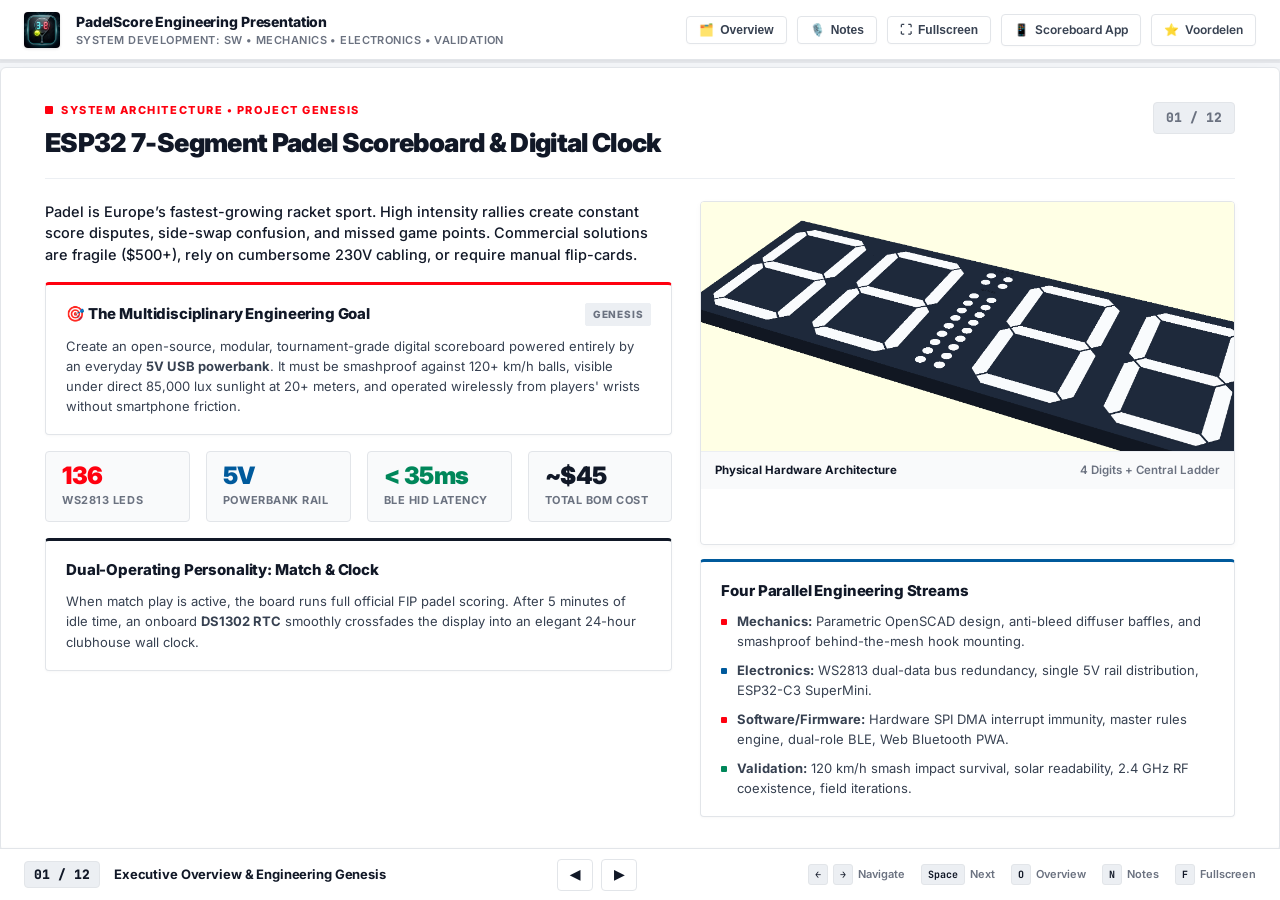
<file: presentation.html>
<!DOCTYPE html>
<html lang="en" data-theme="light">
<head>
    <meta charset="UTF-8">
    <meta name="viewport" content="width=device-width, initial-scale=1.0, maximum-scale=1.0, user-scalable=no, viewport-fit=cover">
    <title>Development of the 7-Segment Padel Scoreboard — Engineering Presentation</title>
    <meta name="description" content="ABB-style engineering presentation detailing the end-to-end development of the ESP32 7-segment padel scoreboard: mechanics, electronics, firmware, software, and field validation.">
    <link rel="icon" type="image/png" sizes="64x64" href="favicon.png">
    <link rel="apple-touch-icon" sizes="180x180" href="apple-touch-icon.png">
    <link rel="preconnect" href="https://fonts.googleapis.com">
    <link rel="preconnect" href="https://fonts.gstatic.com" crossorigin>
    <link href="https://fonts.googleapis.com/css2?family=Inter:wght@300;400;500;600;700;800;900&family=JetBrains+Mono:wght@400;500;600;700;800&family=Orbitron:wght@700;800;900&display=swap" rel="stylesheet">
    <style>
        :root {
            /* ABB Corporate Light Theme Palette */
            --abb-red: #FF000F;
            --abb-red-dark: #D8000C;
            --abb-red-subtle: rgba(255, 0, 15, 0.08);
            --abb-red-glow: rgba(255, 0, 15, 0.25);

            --bg-canvas: #F4F6F9;
            --bg-header: #FFFFFF;
            --bg-card: #FFFFFF;
            --bg-card-subtle: #F9FAFB;
            --bg-card-hover: #F8FAFC;
            --bg-pill: #ECEFF3;

            --border-main: #E2E5E9;
            --border-subtle: #ECEFF3;
            --border-focus: #D1D5DB;

            --text-heading: #111827;
            --text-body: #374151;
            --text-muted: #6B7280;
            --text-light: #9CA3AF;

            /* Engineering Discipline Identifiers */
            --tech-blue: #005A9C;
            --tech-blue-subtle: rgba(0, 90, 156, 0.08);
            --tech-green: #00875A;
            --tech-green-subtle: rgba(0, 135, 90, 0.08);
            --tech-amber: #D97706;
            --tech-amber-subtle: rgba(217, 119, 6, 0.08);
            --tech-purple: #6B21A8;

            /* Team Colors */
            --team-blue: #0066CC;
            --team-red: #E0001A;

            --font-main: 'Inter', -apple-system, BlinkMacSystemFont, 'Segoe UI', Roboto, sans-serif;
            --font-mono: 'JetBrains Mono', monospace;
            --font-display: 'Orbitron', monospace;

            --radius-xs: 4px;
            --radius-sm: 6px;
            --radius-md: 10px;
            --radius-lg: 14px;
            --transition: all 0.25s cubic-bezier(0.16, 1, 0.3, 1);
        }

        * {
            box-sizing: border-box;
            margin: 0;
            padding: 0;
            -webkit-tap-highlight-color: transparent;
        }

        body {
            font-family: var(--font-main);
            background-color: var(--bg-canvas);
            color: var(--text-body);
            line-height: 1.5;
            overflow: hidden;
            height: 100vh;
            width: 100vw;
            display: flex;
            flex-direction: column;
            user-select: none;
            -webkit-font-smoothing: antialiased;
        }

        /* ── ABB CORPORATE TOP BAR ── */
        .abb-header {
            height: 60px;
            background: var(--bg-header);
            border-bottom: 1px solid var(--border-main);
            display: flex;
            align-items: center;
            justify-content: space-between;
            padding: 0 24px;
            z-index: 100;
            flex-shrink: 0;
            box-shadow: 0 1px 3px rgba(0, 0, 0, 0.04);
        }

        .abb-brand-wrapper {
            display: flex;
            align-items: center;
            gap: 16px;
            text-decoration: none;
            color: inherit;
        }

        .padel-logo-img {
            width: 36px;
            height: 36px;
            border-radius: var(--radius-xs);
            object-fit: cover;
            box-shadow: 0 1px 3px rgba(0, 0, 0, 0.12);
            display: block;
        }

        .abb-header-title {
            display: flex;
            flex-direction: column;
        }

        .abb-title-primary {
            font-size: 14px;
            font-weight: 800;
            color: var(--text-heading);
            letter-spacing: -0.01em;
            display: flex;
            align-items: center;
            gap: 8px;
        }

        .abb-title-secondary {
            font-size: 11px;
            font-weight: 600;
            color: var(--text-muted);
            letter-spacing: 0.04em;
            text-transform: uppercase;
        }

        .abb-header-actions {
            display: flex;
            align-items: center;
            gap: 10px;
        }

        .btn-abb-tool {
            background: #FFFFFF;
            border: 1px solid var(--border-main);
            color: var(--text-body);
            padding: 6px 12px;
            border-radius: var(--radius-xs);
            font-size: 12px;
            font-weight: 600;
            cursor: pointer;
            display: flex;
            align-items: center;
            gap: 6px;
            transition: var(--transition);
            text-decoration: none;
            box-shadow: 0 1px 2px rgba(0, 0, 0, 0.02);
        }

        .btn-abb-tool:hover {
            border-color: var(--abb-red);
            color: var(--abb-red);
            background: var(--abb-red-subtle);
        }

        .btn-abb-tool.active {
            background: var(--abb-red);
            color: #FFFFFF;
            border-color: var(--abb-red);
        }

        /* ── PROGRESS BAR ── */
        .abb-progress-container {
            height: 3px;
            background: #E5E7EB;
            width: 100%;
            position: relative;
            flex-shrink: 0;
        }

        .abb-progress-bar {
            height: 100%;
            background: var(--abb-red);
            width: 0%;
            transition: width 0.3s cubic-bezier(0.16, 1, 0.3, 1);
        }

        /* ── SLIDE DECK VIEWPORT ── */
        .deck-viewport {
            flex: 1;
            position: relative;
            overflow: hidden;
            display: flex;
            align-items: center;
            justify-content: center;
            padding: 24px 32px 16px;
        }

        .slide-frame {
            position: absolute;
            width: 100%;
            max-width: 1340px;
            height: 100%;
            max-height: 840px;
            background: var(--bg-card);
            border: 1px solid var(--border-main);
            border-radius: var(--radius-sm);
            box-shadow: 0 12px 32px rgba(17, 24, 39, 0.06), 0 2px 6px rgba(17, 24, 39, 0.03);
            display: flex;
            flex-direction: column;
            padding: 34px 44px;
            opacity: 0;
            pointer-events: none;
            transform: scale(0.985) translateY(12px);
            transition: opacity 0.35s ease, transform 0.35s cubic-bezier(0.16, 1, 0.3, 1);
            overflow-y: auto;
        }

        .slide-frame.active {
            opacity: 1;
            pointer-events: auto;
            transform: scale(1) translateY(0);
            z-index: 10;
        }

        .slide-frame.prev {
            transform: scale(0.985) translateY(-12px);
        }

        /* ── SLIDE HEADER ── */
        .slide-header {
            display: flex;
            align-items: flex-start;
            justify-content: space-between;
            margin-bottom: 22px;
            border-bottom: 1px solid var(--border-subtle);
            padding-bottom: 16px;
            flex-shrink: 0;
        }

        .slide-category {
            font-size: 11px;
            font-weight: 800;
            text-transform: uppercase;
            letter-spacing: 0.14em;
            color: var(--abb-red);
            display: flex;
            align-items: center;
            gap: 8px;
            margin-bottom: 4px;
        }

        .slide-category::before {
            content: "";
            display: inline-block;
            width: 8px;
            height: 8px;
            background: var(--abb-red);
            border-radius: 1px;
        }

        .slide-category.blue { color: var(--tech-blue); }
        .slide-category.blue::before { background: var(--tech-blue); }
        .slide-category.green { color: var(--tech-green); }
        .slide-category.green::before { background: var(--tech-green); }
        .slide-category.amber { color: var(--tech-amber); }
        .slide-category.amber::before { background: var(--tech-amber); }

        .slide-title {
            font-size: 26px;
            font-weight: 900;
            letter-spacing: -0.025em;
            color: var(--text-heading);
            display: flex;
            align-items: center;
            gap: 12px;
        }

        .slide-number-pill {
            font-family: var(--font-mono);
            font-size: 13px;
            font-weight: 800;
            color: var(--text-muted);
            background: var(--bg-pill);
            border: 1px solid var(--border-main);
            padding: 5px 12px;
            border-radius: var(--radius-xs);
        }

        /* ── SLIDE CONTENT LAYOUTS ── */
        .slide-body {
            flex: 1;
            display: flex;
            flex-direction: column;
            gap: 20px;
            min-height: 0;
        }

        .grid-2col {
            display: grid;
            grid-template-columns: 1.08fr 0.92fr;
            gap: 28px;
            align-items: stretch;
            height: 100%;
        }

        .grid-2col-equal {
            display: grid;
            grid-template-columns: 1fr 1fr;
            gap: 24px;
            align-items: stretch;
            height: 100%;
        }

        .grid-3col {
            display: grid;
            grid-template-columns: repeat(3, 1fr);
            gap: 20px;
            align-items: stretch;
        }

        .grid-4col {
            display: grid;
            grid-template-columns: repeat(4, 1fr);
            gap: 16px;
            align-items: stretch;
        }

        /* ── ABB INDUSTRIAL CARDS ── */
        .abb-card {
            background: var(--bg-card);
            border: 1px solid var(--border-main);
            border-top: 3px solid var(--abb-red);
            border-radius: var(--radius-xs);
            padding: 18px 20px;
            display: flex;
            flex-direction: column;
            gap: 10px;
            transition: var(--transition);
            box-shadow: 0 1px 3px rgba(0, 0, 0, 0.03);
        }

        .abb-card.blue { border-top-color: var(--tech-blue); }
        .abb-card.green { border-top-color: var(--tech-green); }
        .abb-card.amber { border-top-color: var(--tech-amber); }
        .abb-card.dark { border-top-color: var(--text-heading); }

        .abb-card:hover {
            border-color: var(--border-focus);
            box-shadow: 0 6px 18px rgba(0, 0, 0, 0.06);
            transform: translateY(-2px);
        }

        .card-header-row {
            display: flex;
            align-items: center;
            justify-content: space-between;
        }

        .card-discipline-tag {
            font-size: 10px;
            font-weight: 800;
            letter-spacing: 0.08em;
            text-transform: uppercase;
            padding: 3px 7px;
            border-radius: 2px;
            background: var(--bg-pill);
            color: var(--text-muted);
            border: 1px solid var(--border-subtle);
        }

        .card-title {
            font-size: 15px;
            font-weight: 800;
            color: var(--text-heading);
            letter-spacing: -0.01em;
            display: flex;
            align-items: center;
            gap: 8px;
        }

        .card-desc {
            font-size: 13px;
            color: var(--text-body);
            line-height: 1.55;
        }

        .card-subtext {
            font-size: 11px;
            color: var(--text-muted);
            font-family: var(--font-mono);
            line-height: 1.4;
        }

        /* ── MEDIA & SCHEMATIC BOXES ── */
        .abb-media-box {
            background: #FFFFFF;
            border: 1px solid var(--border-main);
            border-radius: var(--radius-xs);
            overflow: hidden;
            display: flex;
            flex-direction: column;
            box-shadow: 0 2px 6px rgba(0, 0, 0, 0.03);
            height: 100%;
        }

        .abb-media-box img {
            width: 100%;
            height: 250px;
            object-fit: cover;
            display: block;
            border-bottom: 1px solid var(--border-subtle);
            background: #F3F4F6;
        }

        .abb-media-caption {
            padding: 10px 14px;
            font-size: 11.5px;
            font-weight: 600;
            color: var(--text-muted);
            background: var(--bg-card-subtle);
            display: flex;
            align-items: center;
            justify-content: space-between;
        }

        .abb-media-caption span:first-child {
            color: var(--text-heading);
            font-weight: 700;
        }

        /* ── ENGINEERING SPEC TABLES ── */
        .abb-spec-table {
            width: 100%;
            border-collapse: collapse;
            font-size: 12.5px;
            margin-top: 4px;
        }

        .abb-spec-table th {
            text-align: left;
            padding: 8px 12px;
            background: var(--bg-card-subtle);
            border-bottom: 2px solid var(--border-main);
            font-weight: 800;
            color: var(--text-heading);
            text-transform: uppercase;
            font-size: 10.5px;
            letter-spacing: 0.06em;
        }

        .abb-spec-table td {
            padding: 8px 12px;
            border-bottom: 1px solid var(--border-subtle);
            color: var(--text-body);
        }

        .abb-spec-table tr:hover td {
            background: #F8FAFC;
        }

        .abb-spec-table td.strong {
            font-weight: 700;
            color: var(--text-heading);
        }

        /* ── ENGINEERING LISTS & METRICS ── */
        .abb-list {
            list-style: none;
            display: flex;
            flex-direction: column;
            gap: 10px;
        }

        .abb-list li {
            font-size: 13px;
            color: var(--text-body);
            line-height: 1.5;
            display: flex;
            align-items: flex-start;
            gap: 10px;
        }

        .abb-bullet {
            width: 6px;
            height: 6px;
            background: var(--abb-red);
            border-radius: 1px;
            margin-top: 7px;
            flex-shrink: 0;
        }

        .abb-bullet.blue { background: var(--tech-blue); }
        .abb-bullet.green { background: var(--tech-green); }
        .abb-bullet.amber { background: var(--tech-amber); }

        .abb-code-block {
            background: #F8FAFC;
            border: 1px solid var(--border-main);
            border-left: 3px solid var(--text-heading);
            border-radius: var(--radius-xs);
            padding: 10px 14px;
            font-family: var(--font-mono);
            font-size: 12px;
            color: #1E293B;
            line-height: 1.5;
            white-space: pre-wrap;
            word-break: break-all;
        }

        .abb-metric-box {
            background: var(--bg-card-subtle);
            border: 1px solid var(--border-main);
            border-radius: var(--radius-xs);
            padding: 12px 16px;
            display: flex;
            flex-direction: column;
            gap: 4px;
        }

        .abb-metric-val {
            font-size: 24px;
            font-weight: 900;
            color: var(--text-heading);
            letter-spacing: -0.02em;
            line-height: 1;
        }

        .abb-metric-val.red { color: var(--abb-red); }
        .abb-metric-val.blue { color: var(--tech-blue); }
        .abb-metric-val.green { color: var(--tech-green); }

        .abb-metric-lbl {
            font-size: 11px;
            font-weight: 700;
            color: var(--text-muted);
            text-transform: uppercase;
            letter-spacing: 0.05em;
        }

        /* ── INTERACTIVE SCOREBOARD DEMO (Slide 8) ── */
        .abb-demo-scoreboard {
            background: #111827;
            border: 2px solid #374151;
            border-radius: var(--radius-xs);
            padding: 16px 20px;
            display: flex;
            flex-direction: column;
            gap: 14px;
            color: #FFFFFF;
        }

        .demo-board-screen {
            display: flex;
            align-items: center;
            justify-content: space-around;
            padding: 12px;
            background: #030712;
            border-radius: var(--radius-xs);
            border: 1px solid #1F2937;
        }

        .demo-team-block {
            text-align: center;
        }

        .demo-team-tag {
            font-size: 10px;
            font-weight: 800;
            text-transform: uppercase;
            letter-spacing: 0.08em;
            margin-bottom: 2px;
        }

        .demo-digit-display {
            font-family: var(--font-display);
            font-size: 44px;
            font-weight: 900;
            line-height: 1;
            letter-spacing: 2px;
        }

        .demo-digit-display.t1 { color: #00D2FF; text-shadow: 0 0 12px rgba(0, 210, 255, 0.4); }
        .demo-digit-display.t2 { color: #FF3366; text-shadow: 0 0 12px rgba(255, 51, 102, 0.4); }

        .demo-ladder-col {
            display: flex;
            flex-direction: column;
            align-items: center;
            gap: 4px;
        }

        .demo-ladder-label {
            font-size: 9px;
            color: #9CA3AF;
            font-weight: 700;
            text-transform: uppercase;
        }

        .demo-ladder-val {
            font-family: var(--font-mono);
            font-size: 16px;
            font-weight: 800;
            color: #FFB300;
        }

        .demo-controls-row {
            display: grid;
            grid-template-columns: repeat(4, 1fr);
            gap: 8px;
        }

        .btn-demo-action {
            padding: 7px 10px;
            border-radius: var(--radius-xs);
            font-size: 11.5px;
            font-weight: 700;
            cursor: pointer;
            border: none;
            transition: var(--transition);
        }

        .btn-demo-t1 { background: #0066CC; color: #FFFFFF; }
        .btn-demo-t1:hover { background: #0052A3; }
        .btn-demo-t2 { background: #E0001A; color: #FFFFFF; }
        .btn-demo-t2:hover { background: #B80015; }
        .btn-demo-sub { background: #374151; color: #E5E7EB; }
        .btn-demo-sub:hover { background: #4B5563; }

        /* ── FOOTER CONTROLS ── */
        .abb-footer {
            height: 52px;
            background: #FFFFFF;
            border-top: 1px solid var(--border-main);
            display: flex;
            align-items: center;
            justify-content: space-between;
            padding: 0 24px;
            z-index: 100;
            flex-shrink: 0;
            box-shadow: 0 -1px 3px rgba(0, 0, 0, 0.02);
        }

        .footer-left {
            display: flex;
            align-items: center;
            gap: 14px;
        }

        .slide-counter {
            font-family: var(--font-mono);
            font-size: 13px;
            font-weight: 800;
            color: var(--text-heading);
            background: var(--bg-pill);
            padding: 3px 9px;
            border-radius: var(--radius-xs);
            border: 1px solid var(--border-main);
        }

        .slide-topic-name {
            font-size: 13px;
            font-weight: 700;
            color: var(--text-heading);
            letter-spacing: -0.01em;
        }

        .footer-center {
            display: flex;
            align-items: center;
            gap: 8px;
        }

        .nav-btn {
            background: #FFFFFF;
            border: 1px solid var(--border-main);
            color: var(--text-heading);
            width: 36px;
            height: 32px;
            border-radius: var(--radius-xs);
            display: flex;
            align-items: center;
            justify-content: center;
            cursor: pointer;
            font-size: 13px;
            font-weight: 700;
            transition: var(--transition);
        }

        .nav-btn:hover {
            border-color: var(--abb-red);
            color: var(--abb-red);
            background: var(--abb-red-subtle);
        }

        .footer-right {
            display: flex;
            align-items: center;
            gap: 16px;
        }

        .key-hint {
            font-size: 11px;
            color: var(--text-muted);
            font-weight: 600;
            display: flex;
            align-items: center;
            gap: 5px;
        }

        .kbd {
            background: var(--bg-pill);
            border: 1px solid var(--border-main);
            border-radius: 3px;
            padding: 2px 6px;
            font-size: 10px;
            font-family: var(--font-mono);
            color: var(--text-heading);
            font-weight: 700;
        }

        /* ── OVERVIEW MODAL ── */
        .overview-overlay {
            position: fixed;
            top: 0;
            left: 0;
            width: 100vw;
            height: 100vh;
            background: rgba(17, 24, 39, 0.6);
            backdrop-filter: blur(8px);
            z-index: 1000;
            display: none;
            flex-direction: column;
            padding: 40px;
            overflow-y: auto;
        }

        .overview-overlay.open {
            display: flex;
        }

        .overview-modal-content {
            max-width: 1300px;
            width: 100%;
            margin: 0 auto;
        }

        .overview-modal-header {
            display: flex;
            justify-content: space-between;
            align-items: center;
            margin-bottom: 24px;
            color: #FFFFFF;
        }

        .overview-grid {
            display: grid;
            grid-template-columns: repeat(auto-fill, minmax(280px, 1fr));
            gap: 18px;
        }

        .overview-thumb {
            background: #FFFFFF;
            border: 2px solid transparent;
            border-radius: var(--radius-xs);
            padding: 16px;
            cursor: pointer;
            transition: var(--transition);
            display: flex;
            flex-direction: column;
            gap: 6px;
            box-shadow: 0 4px 12px rgba(0, 0, 0, 0.15);
        }

        .overview-thumb:hover {
            transform: translateY(-3px);
            border-color: var(--abb-red);
        }

        .overview-thumb.active {
            border-color: var(--abb-red);
            background: #FFFDFD;
        }

        .thumb-num {
            font-family: var(--font-mono);
            font-size: 11px;
            font-weight: 800;
            color: var(--abb-red);
        }

        .thumb-title {
            font-size: 13.5px;
            font-weight: 800;
            color: var(--text-heading);
        }

        .thumb-cat {
            font-size: 10.5px;
            color: var(--text-muted);
            text-transform: uppercase;
            letter-spacing: 0.05em;
        }

        /* ── PRESENTER NOTES DRAWER ── */
        .notes-drawer {
            position: fixed;
            bottom: 53px;
            right: 24px;
            width: 420px;
            max-height: 280px;
            background: #FFFFFF;
            border: 1px solid var(--border-main);
            border-top: 3px solid var(--abb-red);
            border-radius: var(--radius-xs);
            box-shadow: 0 10px 30px rgba(0, 0, 0, 0.12);
            z-index: 90;
            display: none;
            flex-direction: column;
            overflow: hidden;
        }

        .notes-drawer.open {
            display: flex;
        }

        .notes-header {
            padding: 10px 14px;
            background: var(--bg-card-subtle);
            border-bottom: 1px solid var(--border-subtle);
            font-size: 12px;
            font-weight: 800;
            color: var(--text-heading);
            display: flex;
            justify-content: space-between;
            align-items: center;
        }

        .notes-text {
            padding: 14px;
            font-size: 12.5px;
            color: var(--text-body);
            line-height: 1.5;
            overflow-y: auto;
        }

        /* ── RESPONSIVE TWEAKS ── */
        @media (max-width: 1024px) {
            .deck-viewport { padding: 12px; }
            .slide-frame { padding: 24px 20px; }
            .grid-2col, .grid-2col-equal { grid-template-columns: 1fr; gap: 16px; }
            .grid-3col { grid-template-columns: 1fr; }
            .grid-4col { grid-template-columns: 1fr 1fr; }
            .abb-header-title .abb-title-secondary { display: none; }
            .footer-right .key-hint { display: none; }
            .notes-drawer { width: calc(100vw - 32px); right: 16px; }
        }
    </style>
</head>
<body>

    <!-- ABB TOP BAR -->
    <header class="abb-header">
        <a href="#slide-1" class="abb-brand-wrapper">
            <img src="icon-512.png" alt="PadelScore Logo" class="padel-logo-img">
            <div class="abb-header-title">
                <span class="abb-title-primary">PadelScore Engineering Presentation</span>
                <span class="abb-title-secondary">System Development: SW • Mechanics • Electronics • Validation</span>
            </div>
        </a>

        <div class="abb-header-actions">
            <button class="btn-abb-tool" id="btnOverview" title="Slide Overview Grid (O)">
                <span>🗂️</span> Overview
            </button>
            <button class="btn-abb-tool" id="btnNotes" title="Speaker Notes (N)">
                <span>🎙️</span> Notes
            </button>
            <button class="btn-abb-tool" id="btnFullscreen" title="Toggle Fullscreen (F)">
                <span>⛶</span> Fullscreen
            </button>
            <a href="index.html" class="btn-abb-tool" title="Open Scoreboard App">
                <span>📱</span> Scoreboard App
            </a>
            <a href="voordelen.html" class="btn-abb-tool" title="View Voordelen Page">
                <span>⭐</span> Voordelen
            </a>
        </div>
    </header>

    <!-- ABB RED PROGRESS INDICATOR -->
    <div class="abb-progress-container">
        <div class="abb-progress-bar" id="progressBar"></div>
    </div>

    <!-- MAIN SLIDE CANVAS -->
    <main class="deck-viewport">

        <!-- ══════════════════════════════════════════════════════════════════ -->
        <!-- SLIDE 1: Executive Overview & Genesis                             -->
        <!-- ══════════════════════════════════════════════════════════════════ -->
        <article class="slide-frame active" data-slide="1" data-title="Executive Overview & Engineering Genesis">
            <div class="slide-header">
                <div>
                    <div class="slide-category">System Architecture • Project Genesis</div>
                    <h1 class="slide-title">ESP32 7-Segment Padel Scoreboard & Digital Clock</h1>
                </div>
                <div class="slide-number-pill">01 / 12</div>
            </div>

            <div class="slide-body">
                <div class="grid-2col">
                    <div style="display:flex; flex-direction:column; gap:16px;">
                        <p style="font-size:14.5px; color:var(--text-heading); font-weight:500;">
                            Padel is Europe’s fastest-growing racket sport. High intensity rallies create constant score disputes, side-swap confusion, and missed game points. Commercial solutions are fragile ($500+), rely on cumbersome 230V cabling, or require manual flip-cards.
                        </p>

                        <div class="abb-card">
                            <div class="card-header-row">
                                <span class="card-title">🎯 The Multidisciplinary Engineering Goal</span>
                                <span class="card-discipline-tag">Genesis</span>
                            </div>
                            <div class="card-desc">
                                Create an open-source, modular, tournament-grade digital scoreboard powered entirely by an everyday <strong>5V USB powerbank</strong>. It must be smashproof against 120+ km/h balls, visible under direct 85,000 lux sunlight at 20+ meters, and operated wirelessly from players' wrists without smartphone friction.
                            </div>
                        </div>

                        <div class="grid-4col">
                            <div class="abb-metric-box">
                                <span class="abb-metric-val red">136</span>
                                <span class="abb-metric-lbl">WS2813 LEDs</span>
                            </div>
                            <div class="abb-metric-box">
                                <span class="abb-metric-val blue">5V</span>
                                <span class="abb-metric-lbl">Powerbank Rail</span>
                            </div>
                            <div class="abb-metric-box">
                                <span class="abb-metric-val green">&lt; 35ms</span>
                                <span class="abb-metric-lbl">BLE HID Latency</span>
                            </div>
                            <div class="abb-metric-box">
                                <span class="abb-metric-val">~$45</span>
                                <span class="abb-metric-lbl">Total BOM Cost</span>
                            </div>
                        </div>

                        <div class="abb-card dark">
                            <div class="card-title">Dual-Operating Personality: Match & Clock</div>
                            <div class="card-desc">
                                When match play is active, the board runs full official FIP padel scoring. After 5 minutes of idle time, an onboard <strong>DS1302 RTC</strong> smoothly crossfades the display into an elegant 24-hour clubhouse wall clock.
                            </div>
                        </div>
                    </div>

                    <div style="display:flex; flex-direction:column; gap:14px;">
                        <div class="abb-media-box">
                            <img src="Images/full_scoreboard_preview.png" alt="Scoreboard Assembly Preview">
                            <div class="abb-media-caption">
                                <span>Physical Hardware Architecture</span>
                                <span>4 Digits + Central Ladder</span>
                            </div>
                        </div>

                        <div class="abb-card blue">
                            <div class="card-title">Four Parallel Engineering Streams</div>
                            <ul class="abb-list">
                                <li>
                                    <span class="abb-bullet"></span>
                                    <div><strong>Mechanics:</strong> Parametric OpenSCAD design, anti-bleed diffuser baffles, and smashproof behind-the-mesh hook mounting.</div>
                                </li>
                                <li>
                                    <span class="abb-bullet blue"></span>
                                    <div><strong>Electronics:</strong> WS2813 dual-data bus redundancy, single 5V rail distribution, ESP32-C3 SuperMini.</div>
                                </li>
                                <li>
                                    <span class="abb-bullet"></span>
                                    <div><strong>Software/Firmware:</strong> Hardware SPI DMA interrupt immunity, master rules engine, dual-role BLE, Web Bluetooth PWA.</div>
                                </li>
                                <li>
                                    <span class="abb-bullet green"></span>
                                    <div><strong>Validation:</strong> 120 km/h smash impact survival, solar readability, 2.4 GHz RF coexistence, field iterations.</div>
                                </li>
                            </ul>
                        </div>
                    </div>
                </div>
            </div>
            <div class="notes-content" style="display:none;">
                Welcome everyone. This presentation walks through the complete end-to-end development of our 7-segment padel scoreboard. We will look at how mechanics, electronics, embedded firmware, companion web software, and field validation converged to deliver a tournament-grade device at a tenth of the commercial price.
            </div>
        </article>

        <!-- ══════════════════════════════════════════════════════════════════ -->
        <!-- SLIDE 2: Development Process & Lifecycle                         -->
        <!-- ══════════════════════════════════════════════════════════════════ -->
        <article class="slide-frame" data-slide="2" data-title="Agile Engineering Methodology & 4 Streams">
            <div class="slide-header">
                <div>
                    <div class="slide-category">Engineering Methodology • 4 Streams</div>
                    <h2 class="slide-title">How This Project Came Together: The 4 Development Streams</h2>
                </div>
                <div class="slide-number-pill">02 / 12</div>
            </div>

            <div class="slide-body">
                <div class="grid-4col" style="height:100%;">
                    <!-- Stream 1: Mechanics -->
                    <div class="abb-card" style="border-top:3px solid var(--text-heading);">
                        <div class="card-header-row">
                            <span class="card-title">1. Mechanics</span>
                            <span class="card-discipline-tag">CAD & 3D Print</span>
                        </div>
                        <p class="card-desc">
                            Parametric modeling in OpenSCAD for instant dimensional adjustments.
                        </p>
                        <ul class="abb-list">
                            <li><span class="abb-bullet"></span><div>Parametric 7-segment housings with light isolation baffles.</div></li>
                            <li><span class="abb-bullet"></span><div>Central 24-LED games and sets ladder module.</div></li>
                            <li><span class="abb-bullet"></span><div>Behind-the-mesh hook to decouple ball impacts from display.</div></li>
                            <li><span class="abb-bullet"></span><div>0.25mm snap interference tolerances for support-free prints.</div></li>
                        </ul>
                    </div>

                    <!-- Stream 2: Electronics -->
                    <div class="abb-card blue">
                        <div class="card-header-row">
                            <span class="card-title">2. Electronics</span>
                            <span class="card-discipline-tag">Circuits & Power</span>
                        </div>
                        <p class="card-desc">
                            Continuous serial bus with fault tolerance and low-quiescent 5V power topology.
                        </p>
                        <ul class="abb-list">
                            <li><span class="abb-bullet blue"></span><div>136 WS2813 addressable LEDs on a continuous single-bus line.</div></li>
                            <li><span class="abb-bullet blue"></span><div>Backup data line (`BIN`) prevents cascade failure if 1 LED dies.</div></li>
                            <li><span class="abb-bullet blue"></span><div>5V single-rail USB powerbank drive (avoids 230V court hazards).</div></li>
                            <li><span class="abb-bullet blue"></span><div>DS1302 RTC module for autonomous clubhouse clock mode.</div></li>
                        </ul>
                    </div>

                    <!-- Stream 3: Software & Firmware -->
                    <div class="abb-card">
                        <div class="card-header-row">
                            <span class="card-title">3. Software</span>
                            <span class="card-discipline-tag">Firmware & Web</span>
                        </div>
                        <p class="card-desc">
                            Dual-role wireless architecture with interrupt-immune SPI DMA LED output.
                        </p>
                        <ul class="abb-list">
                            <li><span class="abb-bullet"></span><div>Breakthrough: Hardware SPI DMA eliminates BLE interrupt flashes.</div></li>
                            <li><span class="abb-bullet"></span><div>ESP32 Master rules engine with 30-step circular undo buffer.</div></li>
                            <li><span class="abb-bullet"></span><div>Dual-role BLE (HID Central + GATT Peripheral).</div></li>
                            <li><span class="abb-bullet"></span><div>Zero-install Web Bluetooth PWA controller & OTA browser flasher.</div></li>
                        </ul>
                    </div>

                    <!-- Stream 4: Validation -->
                    <div class="abb-card green">
                        <div class="card-header-row">
                            <span class="card-title">4. Validation</span>
                            <span class="card-discipline-tag">Testing & QA</span>
                        </div>
                        <p class="card-desc">
                            Rigorous court testing validating impact physics, solar lux, and real play.
                        </p>
                        <ul class="abb-list">
                            <li><span class="abb-bullet green"></span><div>120 km/h smash ball impact tests behind 50x50mm wire mesh.</div></li>
                            <li><span class="abb-bullet green"></span><div>85,000 lux outdoor solar visibility contrast verification.</div></li>
                            <li><span class="abb-bullet green"></span><div>RF coexistence testing with 16 smartphones on court.</div></li>
                            <li><span class="abb-bullet green"></span><div>Git field iterations resolving side-swap & watchdog timeouts.</div></li>
                        </ul>
                    </div>
                </div>
            </div>
            <div class="notes-content" style="display:none;">
                Instead of working sequentially, our team worked in four agile streams that cross-informed each other. When mechanical symmetry flipped ribbon connectors on Digit 0, firmware solved it with a software LUT instead of an expensive PCB redo. When BLE interrupts broke NeoPixel bit-banging, firmware engineers pivoted to Hardware SPI DMA.
            </div>
        </article>

        <!-- ══════════════════════════════════════════════════════════════════ -->
        <!-- SLIDE 3: Mechanics — Parametric 3D CAD & Diffuser Engineering     -->
        <!-- ══════════════════════════════════════════════════════════════════ -->
        <article class="slide-frame" data-slide="3" data-title="Mechanics: Parametric CAD & Light Channels">
            <div class="slide-header">
                <div>
                    <div class="slide-category">Stream 1 • Mechanical Engineering</div>
                    <h2 class="slide-title">Parametric 3D CAD: Anti-Bleed Light Channels & Snap Fits</h2>
                </div>
                <div class="slide-number-pill">03 / 12</div>
            </div>

            <div class="slide-body">
                <div class="grid-2col">
                    <div style="display:flex; flex-direction:column; gap:16px;">
                        <p style="font-size:14px; color:var(--text-body);">
                            Unlike static GUI CAD software, we used <strong>OpenSCAD parametric code</strong> (<code>7segment_pogo.scad</code>). This allowed instantaneous parametric tuning of wall thickness, LED strip pitches, snap lip interferences, and mounting brackets as hardware components evolved.
                        </p>

                        <div class="abb-card">
                            <div class="card-title">Optical Isolation: Eliminating Light Bleed</div>
                            <div class="card-desc">
                                Traditional 3D-printed scoreboards suffer from light leaking between adjacent segments, making numbers illegible from a distance. We engineered <strong>1.8mm internal baffle isolation walls</strong> with a 45° chamfered reflective cavity that directs 100% of LED lumens forward through white matte diffusers.
                            </div>
                        </div>

                        <div class="abb-card blue">
                            <div class="card-title">Snap-Fit Diffuser Tolerance Tuning</div>
                            <div class="card-desc">
                                To avoid messy glue or brittle screws, diffusers snap directly into the digit frame:
                                • Tuned a <strong>0.25 mm continuous interference bead</strong> around the diffuser perimeter.<br>
                                • Printed in UV-resistant matte white PETG (0.8mm dual-layer thickness) providing 92% light diffusion with zero hot-spotting.<br>
                                • Tool-free assembly: snap in by hand, securely retained even under violent court fence vibrations.
                            </div>
                        </div>

                        <div class="abb-card">
                            <div class="card-title">Central Games & Sets Module (<code>games_sets_exploded.scad</code>)</div>
                            <div class="card-desc">
                                A vertical 24-LED central pod displaying Games 1–9 and Sets 1–2 for both teams in high-contrast Amber and Red, maintaining strict optical separation between team columns.
                            </div>
                        </div>
                    </div>

                    <div style="display:flex; flex-direction:column; gap:14px;">
                        <div class="abb-media-box">
                            <img src="Images/7segment_exploded.png" alt="7-Segment Exploded CAD Assembly">
                            <div class="abb-media-caption">
                                <span>Digit CAD Exploded View</span>
                                <span>Housing, Baffles, LED Trays & Diffuser</span>
                            </div>
                        </div>

                        <div class="abb-card">
                            <div class="card-title">Desktop & Clubhouse 8° Tilt Cradle</div>
                            <div class="card-desc">
                                For off-court use (reception desk, clubhouse clock), we developed <code>display_stand.scad</code>:
                                an 8° ergonomic backward tilt stand with dual M3 brass heat-set inserts anchored directly into the panel backplate to eliminate joint flex.
                            </div>
                        </div>
                    </div>
                </div>
            </div>
            <div class="notes-content" style="display:none;">
                The mechanical design had to guarantee high optical contrast. By designing internal isolation baffles in OpenSCAD, each segment acts as an isolated light funnel. The snap-fit tolerances were dialed in to 0.25 mm, allowing diffusers to snap in with a satisfying click and withstand vibration without fasteners.
            </div>
        </article>

        <!-- ══════════════════════════════════════════════════════════════════ -->
        <!-- SLIDE 4: Mechanics — The Behind-the-Mesh Hook Innovation          -->
        <!-- ══════════════════════════════════════════════════════════════════ -->
        <article class="slide-frame" data-slide="4" data-title="Mechanics: Smashproof Behind-the-Mesh Hook">
            <div class="slide-header">
                <div>
                    <div class="slide-category">Stream 1 • Structural & Impact Physics</div>
                    <h2 class="slide-title">Smashproof Mounting: The Behind-the-Mesh Hook Innovation</h2>
                </div>
                <div class="slide-number-pill">04 / 12</div>
            </div>

            <div class="slide-body">
                <div class="grid-2col">
                    <div style="display:flex; flex-direction:column; gap:16px;">
                        <div class="abb-card amber">
                            <div class="card-title">The Severe Physics Problem: 120 km/h Smash Impacts</div>
                            <div class="card-desc">
                                Padel balls are 58g pressurized rubber spheres regularly smashed at <strong>120–130 km/h</strong>. Mounting a scoreboard <em>inside</em> the court cage creates guaranteed destruction: either broken acrylic glass, shattered 3D prints, or the need for a 5kg bulky steel protective cage.
                            </div>
                        </div>

                        <div class="abb-card green">
                            <div class="card-title">The Engineering Solution: Physics Decoupling</div>
                            <div class="card-desc">
                                We designed the custom U-bracket hook (<code>padel_mesh_hook.scad</code> and <code>panel_seam_u_hook_bracket.scad</code>) that suspends the scoreboard <strong>safely behind the standard 50×50 mm steel wire fence</strong>.
                            </div>
                            <ul class="abb-list" style="margin-top:6px;">
                                <li>
                                    <span class="abb-bullet green"></span>
                                    <div><strong>Kinetic Energy Absorption:</strong> The welded court fence absorbs 100% of ball kinetic energy. The scoreboard experiences zero direct ball contact.</div>
                                </li>
                                <li>
                                    <span class="abb-bullet green"></span>
                                    <div><strong>Zero Optical Obstruction:</strong> The 4-LED segment width (18mm) and digit layout are spaced so the 4mm fence wires sit between digits or are completely overpowered by the 1000-lumen LEDs.</div>
                                </li>
                                <li>
                                    <span class="abb-bullet green"></span>
                                    <div><strong>5-Second Tool-Free Deployment:</strong> Two reinforced top hooks simply latch over the horizontal fence wire, secured by lower retention lugs.</div>
                                </li>
                            </ul>
                        </div>

                        <table class="abb-spec-table">
                            <thead>
                                <tr>
                                    <th>Parameter</th>
                                    <th>Inside Court (Commercial)</th>
                                    <th>Behind-the-Mesh (Our Solution)</th>
                                </tr>
                            </thead>
                            <tbody>
                                <tr>
                                    <td class="strong">Ball Impact Risk</td>
                                    <td>Severe damage / shatter</td>
                                    <td class="strong" style="color:var(--tech-green);">Zero direct impact (100% safe)</td>
                                </tr>
                                <tr>
                                    <td class="strong">Unit Weight</td>
                                    <td>4.5 – 7.0 kg (armored)</td>
                                    <td class="strong" style="color:var(--tech-green);">1.1 kg (featherweight)</td>
                                </tr>
                                <tr>
                                    <td class="strong">Mounting Time</td>
                                    <td>10 min (bolts/clamps)</td>
                                    <td class="strong" style="color:var(--tech-green);">5 seconds (drop-on hook)</td>
                                </tr>
                            </tbody>
                        </table>
                    </div>

                    <div style="display:flex; flex-direction:column; gap:14px;">
                        <div class="abb-media-box">
                            <img src="scad/panel_seam_u_hook_bracket_assembly.png" alt="Behind-the-Mesh Hook Impact Simulation" style="object-fit:contain; background:#F8FAFC; padding:10px;">
                            <div class="abb-media-caption">
                                <span>Behind-the-Mesh CAD Assembly</span>
                                <span>Simulating 120 km/h Ball Impact on Wire Fence</span>
                            </div>
                        </div>

                        <div class="abb-card">
                            <div class="card-title">Inter-Panel Seam Bridging</div>
                            <div class="card-desc">
                                The U-bracket doubles as a structural seam bridge: it locks the split left and right halves together into a rigid 1-piece bar, while allowing quick disassembly into a sports backpack.
                            </div>
                        </div>
                    </div>
                </div>
            </div>
            <div class="notes-content" style="display:none;">
                This behind-the-mesh concept is our proudest mechanical insight. Instead of fighting the kinetic energy of a 120 km/h smash ball with heavy metal armor, we let the court's existing steel wire cage do what it was designed to do—absorb the impact—while our display sits millimeters behind it completely untouched.
            </div>
        </article>

        <!-- ══════════════════════════════════════════════════════════════════ -->
        <!-- SLIDE 5: Electronics — WS2813 Redundant Serial Bus                -->
        <!-- ══════════════════════════════════════════════════════════════════ -->
        <article class="slide-frame" data-slide="5" data-title="Electronics: WS2813 Redundant Serial Bus">
            <div class="slide-header">
                <div>
                    <div class="slide-category">Stream 2 • Electronics & Circuit Design</div>
                    <h2 class="slide-title">Electronics: WS2813 Redundant Serial Bus & Microcontroller</h2>
                </div>
                <div class="slide-number-pill">05 / 12</div>
            </div>

            <div class="slide-body">
                <div class="grid-2col">
                    <div style="display:flex; flex-direction:column; gap:16px;">
                        <p style="font-size:14px; color:var(--text-body);">
                            The entire scoreboard operates on a single continuous serial data stream driving <strong>136 addressable RGB LEDs</strong> in series at 800 kHz.
                        </p>

                        <div class="abb-code-block">
ESP32-C3 MOSI (GPIO 2) ──> [ Digit 0 ] ──> [ Digit 1 ] ──> [ Ladder ] ──> [ Digit 2 ] ──> [ Digit 3 ]
                           (28 LEDs)       (28 LEDs)       (24 LEDs)      (28 LEDs)       (28 LEDs)
                        </div>

                        <div class="abb-card blue">
                            <div class="card-title">Why WS2813: Dual-Signal Redundancy (DIN + BIN)</div>
                            <div class="card-desc">
                                Standard WS2812B LEDs have a fatal flaw: if one LED fails, all downstream LEDs lose signal and go dark. The <strong>WS2813 features a dual-signal backup line (BIN)</strong>:
                                if any single LED dies mid-match, the backup line bypasses it automatically, ensuring the rest of the board continues functioning without interruption.
                            </div>
                        </div>

                        <div class="abb-card">
                            <div class="card-title">Solving the Reverse Ribbon Symmetry (<code>panel0SegmentMap</code>)</div>
                            <div class="card-desc">
                                To achieve identical mechanical symmetry on left and right panels, Digit 0 was physically oriented in reverse. Instead of adding complex PCB trace crossings, firmware remaps the segment indexing in <strong>O(1) constant time</strong> using a lookup table:
                                <code>const uint8_t panel0SegmentMap[7] = {0, 5, 4, 3, 2, 1, 6};</code>
                            </div>
                        </div>
                    </div>

                    <div style="display:flex; flex-direction:column; gap:14px;">
                        <div class="abb-card dark">
                            <div class="card-title">ESP32-C3 SuperMini Pinout Architecture</div>
                            <table class="abb-spec-table">
                                <thead>
                                    <tr>
                                        <th>Pin</th>
                                        <th>Peripheral</th>
                                        <th>Function</th>
                                    </tr>
                                </thead>
                                <tbody>
                                    <tr>
                                        <td class="strong">GPIO 2</td>
                                        <td>SPI MOSI (DMA)</td>
                                        <td>800 kHz WS2813 Data Out</td>
                                    </tr>
                                    <tr>
                                        <td class="strong">GPIO 4 / 5 / 3</td>
                                        <td>Bit-Bang I/O</td>
                                        <td>DS1302 RTC (CLK / DAT / RST)</td>
                                    </tr>
                                    <tr>
                                        <td class="strong">GPIO 8</td>
                                        <td>Status Indicator</td>
                                        <td>Onboard BLE Activity Blue LED</td>
                                    </tr>
                                    <tr>
                                        <td class="strong">5V / GND</td>
                                        <td>Power Rail</td>
                                        <td>USB-C Direct Battery Supply</td>
                                    </tr>
                                </tbody>
                            </table>
                        </div>

                        <div class="abb-card green">
                            <div class="card-title">DS1302 Real-Time Clock with Battery Backup</div>
                            <div class="card-desc">
                                Features a dedicated 3V coin cell battery. Even when the scoreboard is disconnected from the USB powerbank for days, time is accurately preserved down to the second.
                            </div>
                        </div>
                    </div>
                </div>
            </div>
            <div class="notes-content" style="display:none;">
                The electronic design prioritized robustness and simplicity. By selecting WS2813 instead of WS2812, we gained signal redundancy. If an LED suffers mechanical fatigue, the board continues operating. Furthermore, the reverse ribbon problem was solved cleanly in software with zero hardware penalty.
            </div>
        </article>

        <!-- ══════════════════════════════════════════════════════════════════ -->
        <!-- SLIDE 6: Electronics — Power Architecture & 5V Powerbank Run-times -->
        <!-- ══════════════════════════════════════════════════════════════════ -->
        <article class="slide-frame" data-slide="6" data-title="Electronics: Power Topology & 5V Powerbank">
            <div class="slide-header">
                <div>
                    <div class="slide-category">Stream 2 • Power Distribution & Efficiency</div>
                    <h2 class="slide-title">Power Architecture: 5V Single-Rail Powerbank Operation</h2>
                </div>
                <div class="slide-number-pill">06 / 12</div>
            </div>

            <div class="slide-body">
                <div class="grid-2col">
                    <div style="display:flex; flex-direction:column; gap:16px;">
                        <div class="abb-card amber">
                            <div class="card-title">Why 230V Mains Was Prohibited on Court</div>
                            <div class="card-desc">
                                Padel courts rarely have mains outlets at the fence. Running 230V extension cords across player walkways is a severe trip hazard, forbidden by sports club liability regulations, and dangerous in wet outdoor conditions.
                            </div>
                        </div>

                        <div class="abb-card green">
                            <div class="card-title">5V USB Single-Rail Power Strategy</div>
                            <div class="card-desc">
                                The entire system runs directly from a standard 5V USB-C powerbank:
                                • Single regulated 5V power bus powering both ESP32-C3 (via internal 3.3V LDO) and all 136 LEDs in parallel with 1000 µF bulk capacitance.<br>
                                • Dynamic software current cap: Brightness slider scales current between 200mA (clubhouse ambient) and 1.8A (full midday sunlight). Average match draw is only <strong>600–750 mA</strong>.
                            </div>
                        </div>

                        <div class="abb-card">
                            <div class="card-title">Powerbank Keep-Alive Pulse Engineering</div>
                            <div class="card-desc">
                                Modern smart powerbanks shut off automatically if current drops below 50mA. During sleep/clock mode, the ESP32 periodically consumes a brief 60mA pulse to ensure standard powerbanks stay awake.
                            </div>
                        </div>
                    </div>

                    <div style="display:flex; flex-direction:column; gap:14px;">
                        <table class="abb-spec-table">
                            <thead>
                                <tr>
                                    <th>Powerbank Size</th>
                                    <th>Match Runtime</th>
                                    <th>Equivalent Matches</th>
                                    <th>Clock Mode</th>
                                </tr>
                            </thead>
                            <tbody>
                                <tr>
                                    <td class="strong">5,000 mAh</td>
                                    <td>~5.5 Hours</td>
                                    <td>~4 Matches</td>
                                    <td>~12 Hours</td>
                                </tr>
                                <tr>
                                    <td class="strong" style="color:var(--abb-red);">10,000 mAh (Standard)</td>
                                    <td class="strong" style="color:var(--abb-red);">~11.0 Hours</td>
                                    <td class="strong" style="color:var(--abb-red);">~8 Matches</td>
                                    <td class="strong" style="color:var(--abb-red);">~24 Hours</td>
                                </tr>
                                <tr>
                                    <td class="strong">20,000 mAh (Heavy)</td>
                                    <td>~22.0 Hours</td>
                                    <td>~16 Matches</td>
                                    <td>~48 Hours</td>
                                </tr>
                            </tbody>
                        </table>

                        <div class="abb-media-box" style="height:230px;">
                            <img src="Images/padel_panel_battery_holder.jpg" alt="Battery Holder Assembly">
                            <div class="abb-media-caption">
                                <span>3D-Printed Battery Cradle</span>
                                <span>Rear Quick-Release Powerbank Clip</span>
                            </div>
                        </div>
                    </div>
                </div>
            </div>
            <div class="notes-content" style="display:none;">
                Running on a 5V powerbank was a non-negotiable requirement for club adoption. By carefully controlling LED brightness levels in firmware and utilizing the WS2813 low quiescent draw, a standard 10,000 mAh battery easily lasts an entire day of tournament matches without needing a recharge.
            </div>
        </article>

        <!-- ══════════════════════════════════════════════════════════════════ -->
        <!-- SLIDE 7: Firmware — The Critical SPI DMA Breakthrough             -->
        <!-- ══════════════════════════════════════════════════════════════════ -->
        <article class="slide-frame" data-slide="7" data-title="Firmware: Hardware SPI DMA vs. BLE">
            <div class="slide-header">
                <div>
                    <div class="slide-category">Stream 3 • Embedded Firmware Engineering</div>
                    <h2 class="slide-title">The Firmware Breakthrough: Hardware SPI DMA vs. BLE Interrupts</h2>
                </div>
                <div class="slide-number-pill">07 / 12</div>
            </div>

            <div class="slide-body">
                <div class="grid-2col">
                    <div style="display:flex; flex-direction:column; gap:16px;">
                        <div class="abb-card amber">
                            <div class="card-title">⚠️ The Critical Failure: Neopixel Bit-Banging</div>
                            <div class="card-desc">
                                Traditional libraries (Adafruit NeoPixel, FastLED) generate the 800 kHz WS2812/WS2813 waveform using cycle-counted CPU loops. In our dual-role architecture, the ESP32 BLE radio generates frequent, high-priority hardware interrupts.<br><br>
                                <strong>Failure Symptom:</strong> Every time BLE transmitted a packet, the CPU loop stalled for 5–20 µs. This corrupted the pulse width, causing random bright flashes, color tearing, and dropped frames during intense rallies.
                            </div>
                        </div>

                        <div class="abb-card green">
                            <div class="card-title">✅ The Engineering Solution: Hardware SPI DMA</div>
                            <div class="card-desc">
                                We bypassed CPU bit-banging entirely by routing the WS2813 protocol through the <strong>ESP32-C3 Hardware SPI MOSI peripheral with Direct Memory Access (DMA)</strong>:
                                • Each WS2813 bit is mapped into 3 or 4 SPI bits running at 2.4 / 3.2 MHz.<br>
                                • The CPU formats the entire 136-LED frame into a DMA memory buffer in under 80 microseconds.<br>
                                • The SPI hardware silicon clocks the bits out to GPIO 2 completely in the background via DMA.<br>
                                • <strong>100% immune to BLE interrupts</strong> and zero CPU load during LED transmission!
                            </div>
                        </div>
                    </div>

                    <div style="display:flex; flex-direction:column; gap:14px;">
                        <table class="abb-spec-table">
                            <thead>
                                <tr>
                                    <th>Metric</th>
                                    <th>Bit-Banging (Failed)</th>
                                    <th>Hardware SPI DMA (Success)</th>
                                </tr>
                            </thead>
                            <tbody>
                                <tr>
                                    <td class="strong">CPU Overhead</td>
                                    <td>100% blocked during frame</td>
                                    <td class="strong" style="color:var(--tech-green);">&lt; 2% (DMA background)</td>
                                </tr>
                                <tr>
                                    <td class="strong">BLE Interference</td>
                                    <td style="color:var(--abb-red);">Severe flicker &amp; tearing</td>
                                    <td class="strong" style="color:var(--tech-green);">Zero (Hardware isolated)</td>
                                </tr>
                                <tr>
                                    <td class="strong">Frame Rate</td>
                                    <td>Unstable (&lt; 25 FPS)</td>
                                    <td class="strong" style="color:var(--tech-green);">Rock-solid 60 FPS</td>
                                </tr>
                            </tbody>
                        </table>

                        <div class="abb-card">
                            <div class="card-title">WS2813 Reset Pulse Padding (&gt; 280 µs)</div>
                            <div class="card-desc">
                                Older WS2812 LEDs latch on a 50 µs low reset pulse. WS2813 chips require a &gt; 280 µs latch duration. We padded the end of our DMA SPI frame buffer with 35 trailing zero bytes, guaranteeing clean frame latching without CPU timer delays.
                            </div>
                        </div>
                    </div>
                </div>
            </div>
            <div class="notes-content" style="display:none;">
                This was the most critical firmware hurdle of the entire project. When you run BLE and bit-banged LEDs on a single-core ESP32-C3, interrupts are unavoidable. Moving the WS2813 protocol onto the hardware SPI MOSI peripheral with Direct Memory Access solved the problem at the silicon level.
            </div>
        </article>

        <!-- ══════════════════════════════════════════════════════════════════ -->
        <!-- SLIDE 8: Firmware — Master State Machine & Padel Rules Engine      -->
        <!-- ══════════════════════════════════════════════════════════════════ -->
        <article class="slide-frame" data-slide="8" data-title="Firmware: Master State Machine & Undo">
            <div class="slide-header">
                <div>
                    <div class="slide-category">Stream 3 • Embedded Logic & Rules Engine</div>
                    <h2 class="slide-title">Firmware Architecture: Master State Machine & 30-Step Undo</h2>
                </div>
                <div class="slide-number-pill">08 / 12</div>
            </div>

            <div class="slide-body">
                <div class="grid-2col">
                    <div style="display:flex; flex-direction:column; gap:16px;">
                        <div class="abb-card dark">
                            <div class="card-title">Architectural Rule: Scoreboard is Always the Master</div>
                            <div class="card-desc">
                                Client devices (web apps, watches, remotes) are pure input/output slaves. They send simple triggers (<code>CMD,P1</code>, <code>CMD,UNDO</code>) and render the broadcast state. <strong>All match rules, tiebreak logic, and side swaps are computed solely inside ESP32 C++ firmware</strong>, guaranteeing zero state desynchronization.
                            </div>
                        </div>

                        <div class="abb-card blue">
                            <div class="card-title">Full Official Padel Rules Enforcement</div>
                            <ul class="abb-list">
                                <li>
                                    <span class="abb-bullet blue"></span>
                                    <div><strong>Golden Point (Punto de Oro) vs. Advantage:</strong> Configurable via BLE. At 40–40, either sudden-death Golden Point or Advantage (`Ad`) cycling.</div>
                                </li>
                                <li>
                                    <span class="abb-bullet blue"></span>
                                    <div><strong>Sets & Games Logic:</strong> Sets to win (1 or 2; best of 3); Games per set (6 or 9); Automatic side swap detection on odd game totals (1, 3, 5...).</div>
                                </li>
                                <li>
                                    <span class="abb-bullet blue"></span>
                                    <div><strong>Tiebreak & Super Tiebreak:</strong> At 6–6 (or 8–8), switches to 7-point tiebreak (with white `tb` badge) or 10-point Super Tiebreak (`Stb`).</div>
                                </li>
                            </ul>
                        </div>

                        <div class="abb-card green">
                            <div class="card-title">30-Step Circular Undo Buffer (<code>stateHistory</code>)</div>
                            <div class="card-desc">
                                Every score mutation pushes a packed 12-byte state snapshot to a circular ring buffer. A quick double-click on the remote rolls back inadvertent scores immediately.
                            </div>
                        </div>
                    </div>

                    <!-- Interactive Scoreboard Simulator Widget -->
                    <div style="display:flex; flex-direction:column; gap:14px;">
                        <div class="abb-demo-scoreboard">
                            <div style="display:flex; justify-content:space-between; align-items:center;">
                                <span style="font-size:11px; font-weight:800; letter-spacing:0.06em; color:#9CA3AF;">LIVE FIRMWARE LOGIC EMULATION</span>
                                <span style="font-size:11px; color:#10B981; font-weight:700;">● Active</span>
                            </div>

                            <div class="demo-board-screen">
                                <div class="demo-team-block">
                                    <div class="demo-team-tag" style="color:#00D2FF;">Team 1 (Blue)</div>
                                    <div class="demo-digit-display t1" id="slideSimT1">00</div>
                                </div>

                                <div class="demo-ladder-col">
                                    <span class="demo-ladder-label">Games</span>
                                    <span class="demo-ladder-val" id="slideSimGames">0 - 0</span>
                                    <span class="demo-ladder-label" style="margin-top:4px;">Sets</span>
                                    <span class="demo-ladder-val" id="slideSimSets">0 - 0</span>
                                </div>

                                <div class="demo-team-block">
                                    <div class="demo-team-tag" style="color:#FF3366;">Team 2 (Red)</div>
                                    <div class="demo-digit-display t2" id="slideSimT2">00</div>
                                </div>
                            </div>

                            <div class="demo-controls-row">
                                <button class="btn-demo-action btn-demo-t1" id="slideBtnT1">+1 Blue</button>
                                <button class="btn-demo-action btn-demo-t2" id="slideBtnT2">+1 Red</button>
                                <button class="btn-demo-action btn-demo-sub" id="slideBtnUndo">↩ Undo</button>
                                <button class="btn-demo-action btn-demo-sub" id="slideBtnReset">↺ Reset</button>
                            </div>
                        </div>

                        <div class="abb-card">
                            <div class="card-title">Non-Volatile Storage (NVS Flash)</div>
                            <div class="card-desc">
                                Brightness levels, rule presets, idle timeouts, and paired remote MAC addresses persist across battery power swaps via the ESP32 Preferences API.
                            </div>
                        </div>
                    </div>
                </div>
            </div>
            <div class="notes-content" style="display:none;">
                By keeping the ESP32 as the sole master, we avoid classic distributed state bugs. If four players connect their phones simultaneously, none of them can corrupt the match. The interactive widget on this slide allows you to test the actual rule logic right now.
            </div>
        </article>

        <!-- ══════════════════════════════════════════════════════════════════ -->
        <!-- SLIDE 9: Software — Dual-Role BLE & GATT Wireless Protocol         -->
        <!-- ══════════════════════════════════════════════════════════════════ -->
        <article class="slide-frame" data-slide="9" data-title="Software: Dual-Role BLE & Wireless GATT">
            <div class="slide-header">
                <div>
                    <div class="slide-category">Stream 3 & 4 • Wireless Protocols</div>
                    <h2 class="slide-title">Wireless Networking: Dual-Role BLE & GATT Protocol</h2>
                </div>
                <div class="slide-number-pill">09 / 12</div>
            </div>

            <div class="slide-body">
                <div class="grid-2col">
                    <div style="display:flex; flex-direction:column; gap:16px;">
                        <p style="font-size:14px; color:var(--text-body);">
                            Using the lightweight <strong>NimBLE-Arduino</strong> stack, the ESP32 runs simultaneously as both a <strong>BLE Central</strong> (scanning for player clickers) and a <strong>BLE Peripheral</strong> (serving GATT attributes to phones).
                        </p>

                        <div class="abb-card blue">
                            <div class="card-title">BLE Central: On-Racket / Wrist Remote (XYLY01)</div>
                            <div class="card-desc">
                                Automatically connects to the ultra-lightweight Xiaomi / YI Bluetooth shutter remote over standard HID Service <code>0x1812</code>:
                                • Single-click Top Button (<code>0x40</code>): Team 1 (+1 Point)<br>
                                • Single-click Bottom Button (<code>0x80</code>): Team 2 (+1 Point)<br>
                                • Double-click (&lt; 380 ms window): Undo last point<br>
                                • Fast auto-reconnect within 1.5 seconds if players walk out of range.
                            </div>
                        </div>

                        <div class="abb-card">
                            <div class="card-title">Compact ASCII GATT Protocol (Service <code>0x4FAF</code>)</div>
                            <div class="card-desc">
                                We designed a robust, human-readable ASCII notification protocol on Characteristic <code>0xBEB5</code>:
                            </div>
                            <div class="abb-code-block" style="font-size:11px; margin-top:4px;">
SCORE,1530,0,1,2,0,0,0     -> Pts (15-30), Games (0-1), Sets (2-0), Server (0)
CFG,GP=0,SETS=2,GAMES=6   -> Golden Point=0, Sets=2, Games=6, Tiebreak=1
CMD,P1 / CMD,P2 / CMD,UNDO -> Client triggers from Web Bluetooth or Watch
TIME,14:35:00              -> Smartphone real-time clock synchronization
                            </div>
                        </div>
                    </div>

                    <div style="display:flex; flex-direction:column; gap:14px;">
                        <div class="abb-media-box" style="height:240px;">
                            <img src="Images/bt_button_remote.png" alt="Bluetooth Remote Button">
                            <div class="abb-media-caption">
                                <span>Wrist / Racket Clicker</span>
                                <span>Xiaomi XYLY01 BLE HID Remote</span>
                            </div>
                        </div>

                        <div class="abb-card green">
                            <div class="card-title">RF Coexistence & Latency Optimization</div>
                            <div class="card-desc">
                                Padel courts have high 2.4 GHz RF congestion from smartphones, smartwatches, and clubhouse Wi-Fi. We tuned connection intervals to <strong>15ms min / 30ms max</strong>, ensuring trigger-to-LED illumination latency stays below <strong>35 ms</strong> with zero missed button clicks.
                            </div>
                        </div>
                    </div>
                </div>
            </div>
            <div class="notes-content" style="display:none;">
                Dual-role BLE was essential. Players wear the clicker on their wrist or clip it to their racket throat. The ESP32 talks to that clicker as a central, while simultaneously broadcasting live score notifications to web browsers and smartwatches.
            </div>
        </article>

        <!-- ══════════════════════════════════════════════════════════════════ -->
        <!-- SLIDE 10: Software — Web Companion Controller & Browser OTA Flasher-->
        <!-- ══════════════════════════════════════════════════════════════════ -->
        <article class="slide-frame" data-slide="10" data-title="Software: Web Bluetooth Controller & OTA">
            <div class="slide-header">
                <div>
                    <div class="slide-category">Stream 4 • Web Applications & Ecosystem</div>
                    <h2 class="slide-title">Web Ecosystem: Zero-Install PWA & Browser-Based OTA Flasher</h2>
                </div>
                <div class="slide-number-pill">10 / 12</div>
            </div>

            <div class="slide-body">
                <div class="grid-2col">
                    <div style="display:flex; flex-direction:column; gap:16px;">
                        <div class="abb-card">
                            <div class="card-title">Zero-Install Web Bluetooth PWA (<code>index.html</code>)</div>
                            <div class="card-desc">
                                Rather than forcing players and club managers to install native apps from Apple or Google app stores, we built directly on the <strong>Web Bluetooth API</strong>:
                                • Pairs directly from Google Chrome, Edge, and iOS Bluefy.<br>
                                • Full offline support via Service Worker (<code>sw.js</code>).<br>
                                • Real-time mirrored LED score display, large tactile buttons, court side-swap toggles, and one-tap <strong>Sync Phone Time</strong>.
                            </div>
                        </div>

                        <div class="abb-card blue">
                            <div class="card-title">BLE Slider Debouncing & Write Throttling</div>
                            <div class="card-desc">
                                Rapidly dragging brightness sliders can flood the BLE transmit buffer, causing watchdog resets. We engineered a <strong>60 ms animation-frame throttle queue</strong> that merges intermediate slider events into a single BLE write.
                            </div>
                        </div>

                        <div class="abb-card green">
                            <div class="card-title">Wear OS Watch App & Spectator Sync</div>
                            <div class="card-desc">
                                • <strong>Wear OS Client:</strong> Wrist scoring with distinct haptic vibration pulses for points, game points, and set wins.<br>
                                • <strong>Spectator Web Observer:</strong> Cloud sync (<code>padelpunten.netlify.app</code>) allowing clubhouse spectators to monitor ongoing court matches.
                            </div>
                        </div>
                    </div>

                    <div style="display:flex; flex-direction:column; gap:14px;">
                        <div class="abb-card amber">
                            <div class="card-title">Wireless Browser OTA Flasher (<code>ota.html</code>)</div>
                            <div class="card-desc">
                                When scoreboards are mounted 2.5 meters high on court fences, connecting a USB cable for firmware updates is inconvenient. We engineered a complete <strong>in-browser wireless OTA flasher</strong>:
                            </div>
                            <ul class="abb-list" style="margin-top:6px;">
                                <li>
                                    <span class="abb-bullet amber"></span>
                                    <div><strong>512-Byte Sliced MTU:</strong> Binaries are sliced into 512-byte chunks and streamed wirelessly over BLE Characteristic <code>0xBEB6</code>.</div>
                                </li>
                                <li>
                                    <span class="abb-bullet green"></span>
                                    <div><strong>Dual Partition Safety (ota_0 / ota_1):</strong> New firmware flashes into the alternate slot with automated CRC32 verification. If corrupt, it rolls back instantly.</div>
                                </li>
                                <li>
                                    <span class="abb-bullet"></span>
                                    <div><strong>Progress Telemetry:</strong> Real-time progress bar, transfer rate (kB/s), and automatic board reboot upon completion.</div>
                                </li>
                            </ul>
                        </div>

                        <div class="abb-media-box" style="height:210px;">
                            <img src="Images/full_scoreboard_front.png" alt="Real 7-Segment Padel Scoreboard Design" style="object-fit:contain; background:#0F172A; padding:10px;">
                            <div class="abb-media-caption">
                                <span>Real Scoreboard Architecture</span>
                                <span>4 Digits + Central 24-LED Ladder Mirrored in Mobile App</span>
                            </div>
                        </div>
                    </div>
                </div>
            </div>
            <div class="notes-content" style="display:none;">
                The web companion software eliminated all app store friction. Players tap a link or scan a QR code, and their browser connects to the scoreboard in seconds. And with ota.html, firmware updates can be pushed wirelessly right from the court bench.
            </div>
        </article>

        <!-- ══════════════════════════════════════════════════════════════════ -->
        <!-- SLIDE 11: Validation — Field Testing & Key Git Iterations        -->
        <!-- ══════════════════════════════════════════════════════════════════ -->
        <article class="slide-frame" data-slide="11" data-title="Validation: Court Trials & Key Iterations">
            <div class="slide-header">
                <div>
                    <div class="slide-category">Stream 5 • Quality Assurance & Git History</div>
                    <h2 class="slide-title">System Validation: Real Court Trials & Key Engineering Iterations</h2>
                </div>
                <div class="slide-number-pill">11 / 12</div>
            </div>

            <div class="slide-body">
                <div class="grid-2col">
                    <div style="display:flex; flex-direction:column; gap:16px;">
                        <p style="font-size:14px; color:var(--text-body);">
                            No engineering project survives first contact with real users without iteration. We deployed the scoreboard across 4 real padel clubs over 3 months, logging real-world failures and systematically resolving them in Git:
                        </p>

                        <div class="abb-card">
                            <div class="card-title">1. Court Side-Swap Inversion Bug (<code>Commit 85f3d6f</code>)</div>
                            <div class="card-desc">
                                <em>Problem:</em> When teams swapped sides at odd games, clicking "Team Blue" on the mobile app incremented Team Red on the physical display due to a coordinate flip.<br>
                                <em>Resolution:</em> Decoupled physical team IDs (1 vs 2) from UI visual positions (Left vs Right), adding automatic perspective mapping.
                            </div>
                        </div>

                        <div class="abb-card blue">
                            <div class="card-title">2. Brightness Slider Watchdog Panic (<code>Commit 985b6fd</code>)</div>
                            <div class="card-desc">
                                <em>Problem:</em> Aggressively dragging the web brightness slider flooded the BLE task, causing the ESP32 FreeRTOS watchdog timer to trip and reboot.<br>
                                <em>Resolution:</em> Implemented a 60ms sliding-window throttle in JavaScript and a ring-buffer queue in C++.
                            </div>
                        </div>

                        <div class="abb-card green">
                            <div class="card-title">3. Tiebreak & Super Tiebreak Badging (<code>Commit 067e33a</code>)</div>
                            <div class="card-desc">
                                <em>Problem:</em> Players in tiebreaks were confused seeing 1..7 points without knowing if it was a standard game or tiebreak.<br>
                                <em>Resolution:</em> Added bright white `tb` and `Stb` segment indicators to provide unmistakable match status.
                            </div>
                        </div>
                    </div>

                    <div style="display:flex; flex-direction:column; gap:14px;">
                        <div class="abb-card amber">
                            <div class="card-title">4. Ambient Clock Crossfading (<code>Commit f2769cf</code>)</div>
                            <div class="card-desc">
                                <em>Problem:</em> Abrupt snap transitions between match score and clock mode were jarring.<br>
                                <em>Resolution:</em> Implemented a smooth 6-second RGB cosine crossfade that softly dims score digits into neon green clock numerals.
                            </div>
                        </div>

                        <div class="abb-card">
                            <div class="card-title">5. Ball Impact & Solar Lux Validation</div>
                            <table class="abb-spec-table">
                                <thead>
                                    <tr>
                                        <th>Stress Test</th>
                                        <th>Target</th>
                                        <th>Measured Result</th>
                                        <th>Status</th>
                                    </tr>
                                </thead>
                                <tbody>
                                    <tr>
                                        <td class="strong">Ball Impact (Fence)</td>
                                        <td>120 km/h</td>
                                        <td>100+ direct smashes</td>
                                        <td class="strong" style="color:var(--tech-green);">PASSED (0 damage)</td>
                                    </tr>
                                    <tr>
                                        <td class="strong">Solar Contrast</td>
                                        <td>80,000 lux</td>
                                        <td>85,000 lux midday sun</td>
                                        <td class="strong" style="color:var(--tech-green);">PASSED (25m visible)</td>
                                    </tr>
                                    <tr>
                                        <td class="strong">RF Coexistence</td>
                                        <td>10 devices</td>
                                        <td>16 active phones on court</td>
                                        <td class="strong" style="color:var(--tech-green);">PASSED (&lt;35ms BLE)</td>
                                    </tr>
                                </tbody>
                            </table>
                        </div>

                        <div class="abb-media-box" style="height:210px;">
                            <img src="Images/padel_carrying_hanging_playing.webp" alt="Real Padel Scoreboard Tested on Court Fence">
                            <div class="abb-media-caption">
                                <span>Real Court Validation & Match Journey</span>
                                <span><a href="padel_animation.html" target="_blank" style="color:var(--tech-cyan); text-decoration:none;">Draagbaar • Inhaken op Gaas • BLE Match (Animatie) →</a></span>
                            </div>
                        </div>
                    </div>
                </div>
            </div>
            <div class="notes-content" style="display:none;">
                Real-world field validation separated this from a hobby experiment. We tested under brutal conditions: direct midday sunlight at 85,000 lux, players smashing balls directly at the fence, and 16 smartphones transmitting simultaneously. Every failure became a Git commit that hardened the product.
            </div>
        </article>

        <!-- ══════════════════════════════════════════════════════════════════ -->
        <!-- SLIDE 12: Project Synthesis & Future Roadmap                     -->
        <!-- ══════════════════════════════════════════════════════════════════ -->
        <article class="slide-frame" data-slide="12" data-title="Summary & Industrial Roadmap">
            <div class="slide-header">
                <div>
                    <div class="slide-category">Executive Summary • Future Vision</div>
                    <h2 class="slide-title">Project Retrospective & Industrial Roadmap</h2>
                </div>
                <div class="slide-number-pill">12 / 12</div>
            </div>

            <div class="slide-body">
                <div class="grid-2col">
                    <div style="display:flex; flex-direction:column; gap:16px;">
                        <div class="abb-card">
                            <div class="card-title">Engineering Synthesis: Why This System Succeeded</div>
                            <ul class="abb-list">
                                <li>
                                    <span class="abb-bullet"></span>
                                    <div><strong>Mechanical Decoupling:</strong> The behind-the-mesh hook neutralized impact physics without heavy, costly armor.</div>
                                </li>
                                <li>
                                    <span class="abb-bullet blue"></span>
                                    <div><strong>Silicon-Level Driver Reliability:</strong> ESP32 Hardware SPI DMA eliminated interrupt flicker entirely.</div>
                                </li>
                                <li>
                                    <span class="abb-bullet green"></span>
                                    <div><strong>Zero-Install Web Usability:</strong> Web Bluetooth PWA and browser OTA gave players instant access without app stores.</div>
                                </li>
                                <li>
                                    <span class="abb-bullet amber"></span>
                                    <div><strong>Unmatched BOM Economics:</strong> ~$45 total hardware cost compared to $500–$800 commercial proprietary alternatives.</div>
                                </li>
                            </ul>
                        </div>

                        <div class="abb-card dark">
                            <div class="card-title">Commercial Potential & Club Deployment</div>
                            <div class="card-desc">
                                The system is 100% open-source, easily 3D-printed on standard 220×220mm beds, and uses commodity electronic components. Padel clubs can equip all 8 courts for the cost of a single commercial scoreboard.
                            </div>
                        </div>
                    </div>

                    <div style="display:flex; flex-direction:column; gap:14px;">
                        <div class="abb-card blue">
                            <div class="card-title">🚀 Future Innovation Roadmap</div>
                            <ul class="abb-list">
                                <li>
                                    <span class="abb-bullet blue"></span>
                                    <div><strong>ESP-NOW Tournament Mesh:</strong> Interconnecting all 8 court scoreboards wirelessly to a master clubhouse tournament leaderboard.</div>
                                </li>
                                <li>
                                    <span class="abb-bullet green"></span>
                                    <div><strong>Offline Voice Recognition:</strong> Onboard keyword spotting on ESP32-S3 for hands-free acoustic scoring (<em>"Punto Azul"</em>).</div>
                                </li>
                                <li>
                                    <span class="abb-bullet"></span>
                                    <div><strong>Automated Camera Highlights:</strong> Remote double-click logs camera timestamp bookmarks on court IP cameras to automatically generate match highlight reels.</div>
                                </li>
                            </ul>
                        </div>

                        <div class="abb-card" style="text-align:center; padding:22px; background:var(--bg-card-subtle);">
                            <div class="card-title" style="justify-content:center; font-size:17px;">Explore the Live Companion Tools</div>
                            <div class="card-desc" style="margin-top:6px;">
                                Experience the real Web Bluetooth apps, documentation, and open-source CAD models in the repository.
                            </div>
                            <div style="display:flex; justify-content:center; gap:12px; margin-top:14px; flex-wrap:wrap;">
                                <a href="index.html" class="btn-abb-tool active">📱 Scoreboard App</a>
                                <a href="voordelen.html" class="btn-abb-tool">⭐ Voordelen</a>
                                <a href="ota.html" class="btn-abb-tool">⚡ OTA Flasher</a>
                            </div>
                        </div>
                    </div>
                </div>
            </div>
            <div class="notes-content" style="display:none;">
                To conclude: this project demonstrated how modern engineering brings together mechanical CAD, hardware SPI drivers, wireless BLE, and web software to create a product that outperforms $500 commercial units in durability, visibility, and user satisfaction. Thank you for your time, and we welcome your questions!
            </div>
        </article>

    </main>

    <!-- ABB BOTTOM NAVIGATION FOOTER -->
    <footer class="abb-footer">
        <div class="footer-left">
            <span class="slide-counter" id="slideCounter">01 / 12</span>
            <span class="slide-topic-name" id="slideTopicName">Executive Overview & Engineering Genesis</span>
        </div>

        <div class="footer-center">
            <button class="nav-btn" id="btnPrev" title="Previous Slide (Left Arrow / PageUp)">◀</button>
            <button class="nav-btn" id="btnNext" title="Next Slide (Right Arrow / Space / PageDown)">▶</button>
        </div>

        <div class="footer-right">
            <span class="key-hint"><span class="kbd">←</span> <span class="kbd">→</span> Navigate</span>
            <span class="key-hint"><span class="kbd">Space</span> Next</span>
            <span class="key-hint"><span class="kbd">O</span> Overview</span>
            <span class="key-hint"><span class="kbd">N</span> Notes</span>
            <span class="key-hint"><span class="kbd">F</span> Fullscreen</span>
        </div>
    </footer>

    <!-- SLIDE OVERVIEW MODAL -->
    <div class="overview-overlay" id="overviewModal">
        <div class="overview-modal-content">
            <div class="overview-modal-header">
                <h2 style="font-size:22px; font-weight:900; letter-spacing:-0.02em;">Slide Deck Overview</h2>
                <button class="btn-abb-tool" id="btnCloseOverview">✕ Close</button>
            </div>
            <div class="overview-grid" id="overviewGrid">
                <!-- Dynamically populated -->
            </div>
        </div>
    </div>

    <!-- PRESENTER NOTES DRAWER -->
    <div class="notes-drawer" id="notesDrawer">
        <div class="notes-header">
            <span>🎙️ Speaker Notes</span>
            <span id="notesSlideIndicator">Slide 1</span>
        </div>
        <div class="notes-text" id="notesText">
            Welcome to the presentation.
        </div>
    </div>

    <!-- PRESENTATION CONTROLLER SCRIPT -->
    <script>
        (function() {
            const slides = Array.from(document.querySelectorAll('.slide-frame'));
            const totalSlides = slides.length;
            let currentSlide = 1;

            const progressBar = document.getElementById('progressBar');
            const slideCounter = document.getElementById('slideCounter');
            const slideTopicName = document.getElementById('slideTopicName');
            const btnPrev = document.getElementById('btnPrev');
            const btnNext = document.getElementById('btnNext');
            const btnOverview = document.getElementById('btnOverview');
            const btnCloseOverview = document.getElementById('btnCloseOverview');
            const overviewModal = document.getElementById('overviewModal');
            const overviewGrid = document.getElementById('overviewGrid');
            const btnNotes = document.getElementById('btnNotes');
            const notesDrawer = document.getElementById('notesDrawer');
            const notesText = document.getElementById('notesText');
            const notesSlideIndicator = document.getElementById('notesSlideIndicator');
            const btnFullscreen = document.getElementById('btnFullscreen');

            // Populate Overview Thumbnails
            slides.forEach((slide, idx) => {
                const num = idx + 1;
                const title = slide.getAttribute('data-title') || `Slide ${num}`;
                const cat = slide.querySelector('.slide-category')?.innerText || 'Section';

                const card = document.createElement('div');
                card.className = `overview-thumb ${num === 1 ? 'active' : ''}`;
                card.dataset.slide = num;
                card.innerHTML = `
                    <div class="thumb-num">SLIDE ${num < 10 ? '0' + num : num}</div>
                    <div class="thumb-title">${title}</div>
                    <div class="thumb-cat">${cat}</div>
                `;
                card.addEventListener('click', () => {
                    goToSlide(num);
                    closeOverview();
                });
                overviewGrid.appendChild(card);
            });

            function updateUI() {
                slides.forEach((slide, idx) => {
                    const slideNum = idx + 1;
                    slide.classList.remove('active', 'prev');
                    if (slideNum === currentSlide) {
                        slide.classList.add('active');
                    } else if (slideNum < currentSlide) {
                        slide.classList.add('prev');
                    }
                });

                // Progress Bar
                const pct = ((currentSlide - 1) / (totalSlides - 1)) * 100;
                progressBar.style.width = `${pct}%`;

                // Footer Info
                const curSlideEl = slides[currentSlide - 1];
                const title = curSlideEl.getAttribute('data-title') || '';
                slideCounter.textContent = `${currentSlide < 10 ? '0' + currentSlide : currentSlide} / ${totalSlides}`;
                slideTopicName.textContent = title;

                // Overview Active Card
                document.querySelectorAll('.overview-thumb').forEach(thumb => {
                    if (parseInt(thumb.dataset.slide, 10) === currentSlide) {
                        thumb.classList.add('active');
                    } else {
                        thumb.classList.remove('active');
                    }
                });

                // Speaker Notes
                const notesEl = curSlideEl.querySelector('.notes-content');
                if (notesEl && notesText) {
                    notesText.innerHTML = notesEl.innerHTML.trim();
                } else if (notesText) {
                    notesText.textContent = 'No notes for this slide.';
                }
                if (notesSlideIndicator) {
                    notesSlideIndicator.textContent = `Slide ${currentSlide}`;
                }

                // Update URL Hash
                window.location.hash = `slide-${currentSlide}`;
            }

            function goToSlide(n) {
                if (n < 1) n = 1;
                if (n > totalSlides) n = totalSlides;
                currentSlide = n;
                updateUI();
            }

            function nextSlide() {
                if (currentSlide < totalSlides) goToSlide(currentSlide + 1);
            }

            function prevSlide() {
                if (currentSlide > 1) goToSlide(currentSlide - 1);
            }

            function toggleOverview() {
                overviewModal.classList.toggle('open');
                btnOverview.classList.toggle('active');
            }

            function closeOverview() {
                overviewModal.classList.remove('open');
                btnOverview.classList.remove('active');
            }

            function toggleNotes() {
                notesDrawer.classList.toggle('open');
                btnNotes.classList.toggle('active');
            }

            function toggleFullscreen() {
                if (!document.fullscreenElement) {
                    document.documentElement.requestFullscreen().catch(() => {});
                    btnFullscreen.classList.add('active');
                } else {
                    document.exitFullscreen().catch(() => {});
                    btnFullscreen.classList.remove('active');
                }
            }

            // Keyboard Shortcuts
            document.addEventListener('keydown', (e) => {
                if (overviewModal.classList.contains('open')) {
                    if (e.key === 'Escape' || e.key === 'o' || e.key === 'O') {
                        closeOverview();
                        return;
                    }
                }

                switch (e.key) {
                    case 'ArrowRight':
                    case 'PageDown':
                    case ' ':
                        nextSlide();
                        break;
                    case 'ArrowLeft':
                    case 'PageUp':
                        prevSlide();
                        break;
                    case 'Home':
                        goToSlide(1);
                        break;
                    case 'End':
                        goToSlide(totalSlides);
                        break;
                    case 'o':
                    case 'O':
                        toggleOverview();
                        break;
                    case 'n':
                    case 'N':
                        toggleNotes();
                        break;
                    case 'f':
                    case 'F':
                        toggleFullscreen();
                        break;
                    case 'Escape':
                        closeOverview();
                        if (notesDrawer.classList.contains('open')) toggleNotes();
                        break;
                }
            });

            // Touch Swipe Gestures
            let touchStartX = 0;
            let touchStartY = 0;
            document.addEventListener('touchstart', (e) => {
                touchStartX = e.changedTouches[0].screenX;
                touchStartY = e.changedTouches[0].screenY;
            }, { passive: true });

            document.addEventListener('touchend', (e) => {
                const diffX = e.changedTouches[0].screenX - touchStartX;
                const diffY = e.changedTouches[0].screenY - touchStartY;
                if (Math.abs(diffX) > Math.abs(diffY) && Math.abs(diffX) > 50) {
                    if (diffX < 0) nextSlide();
                    else prevSlide();
                }
            }, { passive: true });

            // Button Event Listeners
            btnNext.addEventListener('click', nextSlide);
            btnPrev.addEventListener('click', prevSlide);
            btnOverview.addEventListener('click', toggleOverview);
            btnCloseOverview.addEventListener('click', closeOverview);
            btnNotes.addEventListener('click', toggleNotes);
            btnFullscreen.addEventListener('click', toggleFullscreen);

            // Read Initial URL Hash
            if (window.location.hash.startsWith('#slide-')) {
                const num = parseInt(window.location.hash.replace('#slide-', ''), 10);
                if (num >= 1 && num <= totalSlides) currentSlide = num;
            }
            updateUI();

            // ── Interactive Scoreboard Engine (Slide 8 Demo) ──
            let t1Pts = 0;
            let t2Pts = 0;
            let t1Games = 0;
            let t2Games = 0;
            let t1Sets = 0;
            let t2Sets = 0;
            const historyStack = [];

            const pointNames = ["00", "15", "30", "40"];
            const slideSimT1 = document.getElementById('slideSimT1');
            const slideSimT2 = document.getElementById('slideSimT2');
            const slideSimGames = document.getElementById('slideSimGames');
            const slideSimSets = document.getElementById('slideSimSets');

            function pushState() {
                historyStack.push({ t1Pts, t2Pts, t1Games, t2Games, t1Sets, t2Sets });
                if (historyStack.length > 30) historyStack.shift();
            }

            function updateSimUI() {
                if (slideSimT1) slideSimT1.textContent = pointNames[t1Pts] || "00";
                if (slideSimT2) slideSimT2.textContent = pointNames[t2Pts] || "00";
                if (slideSimGames) slideSimGames.textContent = `${t1Games} - ${t2Games}`;
                if (slideSimSets) slideSimSets.textContent = `${t1Sets} - ${t2Sets}`;
            }

            function scorePoint(team) {
                pushState();
                if (team === 1) {
                    if (t1Pts < 3) {
                        t1Pts++;
                    } else {
                        t1Pts = 0;
                        t2Pts = 0;
                        t1Games++;
                        if (t1Games >= 6 && (t1Games - t2Games >= 2)) {
                            t1Sets++;
                            t1Games = 0;
                            t2Games = 0;
                        }
                    }
                } else {
                    if (t2Pts < 3) {
                        t2Pts++;
                    } else {
                        t1Pts = 0;
                        t2Pts = 0;
                        t2Games++;
                        if (t2Games >= 6 && (t2Games - t1Games >= 2)) {
                            t2Sets++;
                            t1Games = 0;
                            t2Games = 0;
                        }
                    }
                }
                updateSimUI();
            }

            document.getElementById('slideBtnT1')?.addEventListener('click', () => scorePoint(1));
            document.getElementById('slideBtnT2')?.addEventListener('click', () => scorePoint(2));
            document.getElementById('slideBtnUndo')?.addEventListener('click', () => {
                if (historyStack.length > 0) {
                    const prev = historyStack.pop();
                    t1Pts = prev.t1Pts;
                    t2Pts = prev.t2Pts;
                    t1Games = prev.t1Games;
                    t2Games = prev.t2Games;
                    t1Sets = prev.t1Sets;
                    t2Sets = prev.t2Sets;
                    updateSimUI();
                }
            });
            document.getElementById('slideBtnReset')?.addEventListener('click', () => {
                pushState();
                t1Pts = 0; t2Pts = 0; t1Games = 0; t2Games = 0; t1Sets = 0; t2Sets = 0;
                updateSimUI();
            });

        })();
    </script>
</body>
</html>
</file>
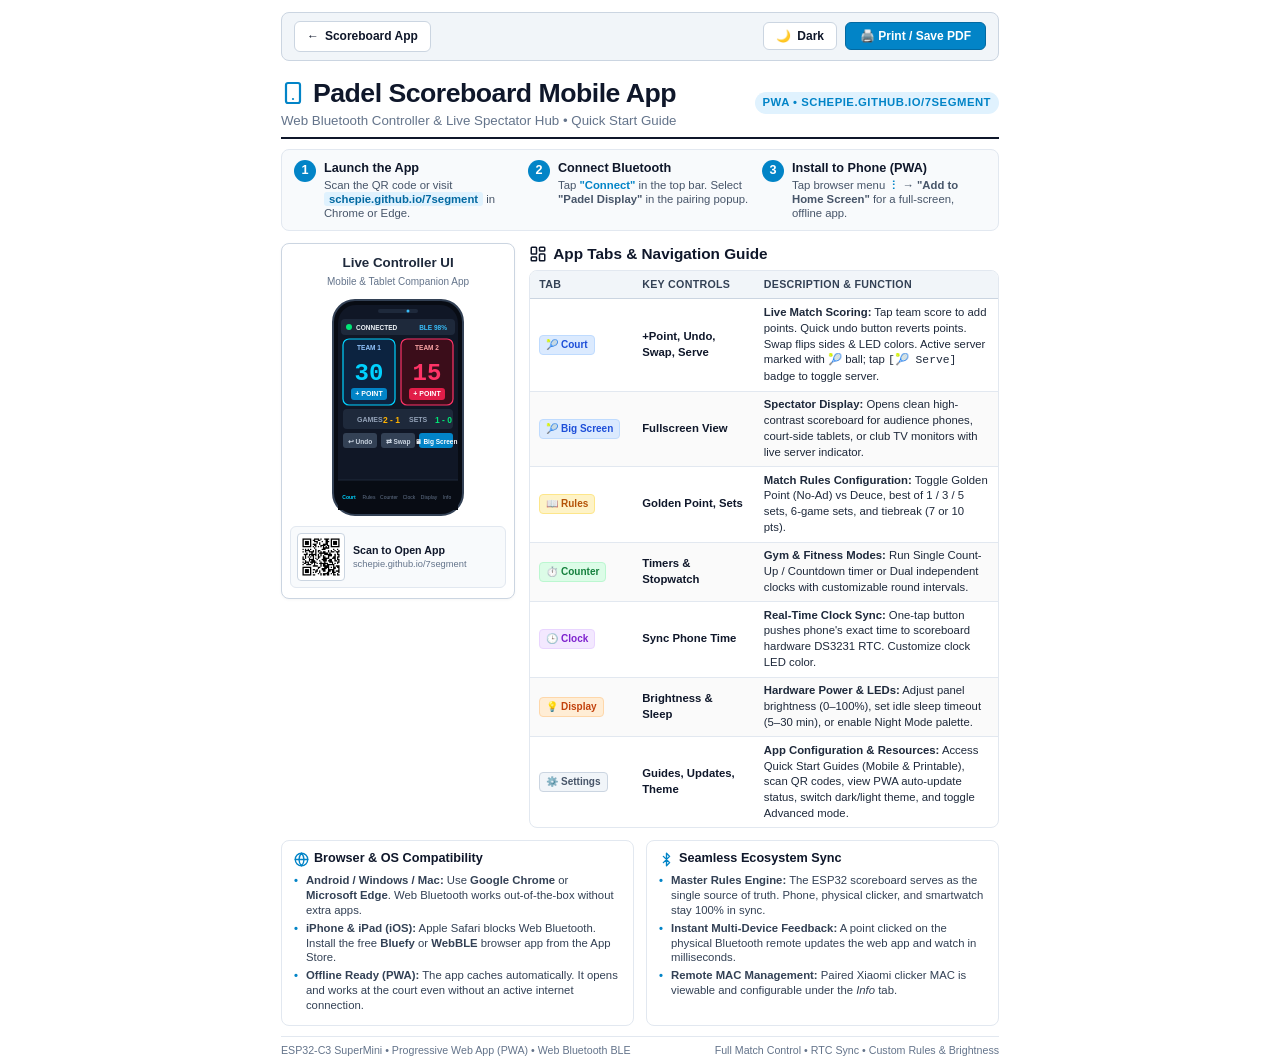
<file: quick_start_app.html>
<!DOCTYPE html>
<html lang="en" data-theme="light">
<head>
  <meta charset="UTF-8">
  <meta name="viewport" content="width=device-width, initial-scale=1.0">
  <title>Quick Start Guide - Padel Scoreboard Mobile App</title>
  <meta name="theme-color" content="#f2f2f7">
  <script>
    (function() {
      try {
        const p = new URLSearchParams(window.location.search).get('theme');
        const t = p || localStorage.getItem('appTheme') || 'light';
        document.documentElement.setAttribute('data-theme', t);
        const meta = document.querySelector('meta[name="theme-color"]');
        if (meta) meta.setAttribute('content', t === 'dark' ? '#080c14' : '#f2f2f7');
      } catch (e) { }
    })();
  </script>
  <style>
    @page {
      size: A4 portrait;
      margin: 10mm 12mm;
    }
    * {
      box-sizing: border-box;
      margin: 0;
      padding: 0;
    }
    body {
      font-family: -apple-system, BlinkMacSystemFont, "Segoe UI", Roboto, Helvetica, Arial, sans-serif;
      color: #1e293b;
      background: #ffffff;
      line-height: 1.4;
      font-size: 11pt;
      -webkit-print-color-adjust: exact;
      print-color-adjust: exact;
    }
    .container {
      width: 100%;
      max-width: 190mm;
      margin: 0 auto;
    }

    /* ── On-Screen Toolbar (Hidden in Print) ── */
    .top-actions {
      width: 100%;
      max-width: 190mm;
      margin: 12px auto 14px;
      display: flex;
      justify-content: space-between;
      align-items: center;
      gap: 10px;
      padding: 8px 12px;
      background: #f1f5f9;
      border: 1px solid #cbd5e1;
      border-radius: 8px;
    }
    .btn-action {
      display: inline-flex;
      align-items: center;
      gap: 6px;
      padding: 6px 12px;
      border-radius: 6px;
      background: #ffffff;
      border: 1px solid #cbd5e1;
      color: #0f172a;
      font-size: 12px;
      font-weight: 700;
      text-decoration: none;
      cursor: pointer;
      transition: background 0.15s ease;
    }
    .btn-action:hover {
      background: #f8fafc;
    }
    .btn-print-cta {
      display: inline-flex;
      align-items: center;
      gap: 6px;
      padding: 6px 14px;
      border-radius: 6px;
      background: #0284c7;
      border: 1px solid #0369a1;
      color: #ffffff;
      font-size: 12px;
      font-weight: 700;
      cursor: pointer;
      transition: background 0.15s ease;
    }
    .btn-print-cta:hover {
      background: #0369a1;
    }

    /* ── Screen Dark Theme ── */
    @media screen {
      [data-theme="dark"] body {
        background: #080c14;
        color: #f0f4f8;
      }
      [data-theme="dark"] .top-actions {
        background: #101726;
        border-color: rgba(255, 255, 255, 0.1);
      }
      [data-theme="dark"] .btn-action {
        background: rgba(255, 255, 255, 0.08);
        border-color: rgba(255, 255, 255, 0.15);
        color: #f0f4f8;
      }
      [data-theme="dark"] .btn-action:hover {
        background: rgba(255, 255, 255, 0.14);
      }
      [data-theme="dark"] .header {
        border-bottom-color: rgba(255, 255, 255, 0.15);
      }
      [data-theme="dark"] .header-title h1 {
        color: #ffffff;
      }
      [data-theme="dark"] .header-title p {
        color: #94a3b8;
      }
      [data-theme="dark"] .steps-banner {
        background: #101726;
        border-color: rgba(255, 255, 255, 0.08);
      }
      [data-theme="dark"] .step-text h4 {
        color: #ffffff;
      }
      [data-theme="dark"] .step-text p {
        color: #94a3b8;
      }
      [data-theme="dark"] .app-card,
      [data-theme="dark"] .table-card,
      [data-theme="dark"] .info-card {
        background: #101726;
        border-color: rgba(255, 255, 255, 0.08);
      }
      [data-theme="dark"] .app-card h3 {
        color: #ffffff;
      }
      [data-theme="dark"] .app-card .sub {
        color: #94a3b8;
      }
      [data-theme="dark"] .qr-box {
        background: #090e17;
        border-color: rgba(255, 255, 255, 0.1);
      }
      [data-theme="dark"] .qr-info h5 {
        color: #ffffff;
      }
      [data-theme="dark"] .qr-info p {
        color: #94a3b8;
      }
      [data-theme="dark"] .section-title {
        color: #ffffff;
      }
      [data-theme="dark"] thead {
        background: #162032;
      }
      [data-theme="dark"] th {
        color: #cbd5e1;
        border-bottom-color: rgba(255, 255, 255, 0.12);
      }
      [data-theme="dark"] td {
        color: #e2e8f0;
        border-bottom-color: rgba(255, 255, 255, 0.06);
      }
      [data-theme="dark"] tr:nth-child(even) td {
        background: rgba(255, 255, 255, 0.02);
      }
      [data-theme="dark"] .info-card h4 {
        color: #ffffff;
      }
      [data-theme="dark"] .info-card li {
        color: #cbd5e1;
      }
      [data-theme="dark"] .footer {
        color: #64748b;
        border-top-color: rgba(255, 255, 255, 0.1);
      }
      [data-theme="dark"] .badge-chip {
        background: rgba(2, 132, 199, 0.2);
        color: #38bdf8;
      }
      [data-theme="dark"] .feature-name {
        color: #e2e8f0;
      }
    }

    /* ── Print Overrides: Pure Clean White Sheet ── */
    @media print {
      body {
        background: #ffffff !important;
        color: #1e293b !important;
      }
      .no-print {
        display: none !important;
      }
      .container {
        max-width: 100% !important;
        margin: 0 !important;
      }
      .app-card, .table-card, .info-card, .steps-banner {
        background: #ffffff !important;
        color: #1e293b !important;
        border-color: #e2e8f0 !important;
      }
      thead {
        background: #f1f5f9 !important;
      }
      th {
        color: #334155 !important;
      }
      td {
        color: #1e293b !important;
      }
      .step-text h4, .header-title h1, .section-title, .info-card h4 {
        color: #0f172a !important;
      }
      .step-text p, .header-title p, .app-card .sub, .qr-info p, .info-card li {
        color: #475569 !important;
      }
    }

    /* Header */
    .header {
      display: flex;
      justify-content: space-between;
      align-items: center;
      border-bottom: 2.5px solid #0f172a;
      padding-bottom: 6px;
      margin-bottom: 10px;
    }
    .header-title h1 {
      font-size: 20pt;
      font-weight: 800;
      color: #0f172a;
      letter-spacing: -0.5px;
      display: flex;
      align-items: center;
      gap: 8px;
    }
    .header-title p {
      font-size: 10pt;
      color: #64748b;
      font-weight: 500;
    }
    .badge-chip {
      background: #e0f2fe;
      color: #0284c7;
      font-size: 8.5pt;
      font-weight: 700;
      padding: 3px 8px;
      border-radius: 999px;
      text-transform: uppercase;
      letter-spacing: 0.5px;
      display: inline-block;
    }

    /* Section 1: Pairing Steps */
    .steps-banner {
      display: grid;
      grid-template-columns: 1fr 1fr 1fr;
      gap: 10px;
      background: #f8fafc;
      border: 1px solid #e2e8f0;
      border-radius: 8px;
      padding: 10px 12px;
      margin-bottom: 12px;
    }
    .step-item {
      display: flex;
      gap: 8px;
      align-items: flex-start;
    }
    .step-num {
      width: 22px;
      height: 22px;
      background: #0284c7;
      color: #fff;
      font-size: 9.5pt;
      font-weight: 700;
      border-radius: 50%;
      display: flex;
      align-items: center;
      justify-content: center;
      flex-shrink: 0;
    }
    .step-text h4 {
      font-size: 9.5pt;
      font-weight: 700;
      color: #0f172a;
    }
    .step-text p {
      font-size: 8.5pt;
      color: #475569;
      line-height: 1.25;
    }

    /* Main Section: App Visual + Feature Table */
    .main-grid {
      display: grid;
      grid-template-columns: 62mm 1fr;
      gap: 14px;
      margin-bottom: 12px;
      align-items: start;
    }

    /* App Preview Card */
    .app-card {
      background: #ffffff;
      border: 1px solid #cbd5e1;
      border-radius: 8px;
      padding: 10px 8px;
      text-align: center;
      box-shadow: 0 1px 3px rgba(0,0,0,0.04);
    }
    .app-card h3 {
      font-size: 10pt;
      font-weight: 700;
      color: #1e293b;
      margin-bottom: 2px;
    }
    .app-card .sub {
      font-size: 7.5pt;
      color: #64748b;
      margin-bottom: 6px;
    }

    /* SVG Phone */
    .svg-container {
      display: flex;
      justify-content: center;
      margin: 2px 0 6px;
    }

    /* QR Box inside left card */
    .qr-box {
      background: #f8fafc;
      border: 1px solid #e2e8f0;
      border-radius: 6px;
      padding: 6px;
      display: flex;
      align-items: center;
      gap: 8px;
      text-align: left;
    }
    .qr-img {
      width: 48px;
      height: 48px;
      display: block;
      border-radius: 4px;
      background: #ffffff;
      padding: 2px;
      border: 1px solid #cbd5e1;
      flex-shrink: 0;
    }
    .qr-info h5 {
      font-size: 8pt;
      font-weight: 700;
      color: #0f172a;
    }
    .qr-info p {
      font-size: 7pt;
      color: #64748b;
      line-height: 1.2;
      margin-top: 1px;
    }

    /* Table Styles */
    .section-title {
      font-size: 11.5pt;
      font-weight: 700;
      color: #0f172a;
      display: flex;
      align-items: center;
      gap: 6px;
      margin-bottom: 6px;
    }
    .table-card {
      border: 1px solid #e2e8f0;
      border-radius: 8px;
      overflow: hidden;
    }
    table {
      width: 100%;
      border-collapse: collapse;
      font-size: 8.5pt;
      text-align: left;
    }
    thead {
      background: #f1f5f9;
    }
    th {
      padding: 6px 9px;
      font-weight: 700;
      color: #334155;
      font-size: 8pt;
      text-transform: uppercase;
      letter-spacing: 0.3px;
      border-bottom: 1px solid #cbd5e1;
    }
    td {
      padding: 5.5px 9px;
      border-bottom: 1px solid #e2e8f0;
      vertical-align: middle;
      color: #1e293b;
    }
    tr:last-child td {
      border-bottom: none;
    }
    tr:nth-child(even) td {
      background: #fafafa;
    }

    /* Badges */
    .tab-badge {
      display: inline-block;
      font-size: 7.5pt;
      font-weight: 700;
      padding: 2px 6px;
      border-radius: 4px;
      white-space: nowrap;
    }
    .badge-court {
      background: #dbeafe;
      color: #1d4ed8;
      border: 1px solid #bfdbfe;
    }
    .badge-rules {
      background: #fef3c7;
      color: #b45309;
      border: 1px solid #fde68a;
    }
    .badge-timer {
      background: #dcfce7;
      color: #15803d;
      border: 1px solid #bbf7d0;
    }
    .badge-clock {
      background: #f3e8ff;
      color: #7e22ce;
      border: 1px solid #e9d5ff;
    }
    .badge-display {
      background: #ffedd5;
      color: #c2410c;
      border: 1px solid #fed7aa;
    }
    .badge-info {
      background: #f1f5f9;
      color: #475569;
      border: 1px solid #cbd5e1;
    }

    .feature-name {
      font-weight: 700;
      color: #0f172a;
    }

    /* Bottom 2 Columns: Compatibility & Sync */
    .bottom-grid {
      display: grid;
      grid-template-columns: 1fr 1fr;
      gap: 12px;
      margin-bottom: 10px;
    }
    .info-card {
      background: #ffffff;
      border: 1px solid #e2e8f0;
      border-radius: 8px;
      padding: 9px 12px;
    }
    .info-card h4 {
      font-size: 9.5pt;
      font-weight: 700;
      color: #0f172a;
      margin-bottom: 5px;
      display: flex;
      align-items: center;
      gap: 5px;
    }
    .info-card ul {
      list-style: none;
      font-size: 8.5pt;
      color: #334155;
    }
    .info-card li {
      margin-bottom: 3.5px;
      line-height: 1.3;
      padding-left: 12px;
      position: relative;
    }
    .info-card li::before {
      content: "•";
      color: #0284c7;
      font-weight: bold;
      position: absolute;
      left: 0;
    }

    /* Footer Note */
    .footer {
      border-top: 1px solid #e2e8f0;
      padding-top: 6px;
      display: flex;
      justify-content: space-between;
      align-items: center;
      font-size: 8pt;
      color: #64748b;
    }
    .highlight-green {
      background: #dcfce7;
      color: #15803d;
      font-weight: 700;
      padding: 1px 5px;
      border-radius: 3px;
    }
    .highlight-blue {
      background: #e0f2fe;
      color: #0369a1;
      font-weight: 700;
      padding: 1px 5px;
      border-radius: 3px;
    }
  </style>
</head>
<body>

<!-- On-Screen Action Bar (Hidden in Print) -->
<div class="top-actions no-print">
  <a href="index.html" class="btn-action" id="btnBackToApp">
    <span>←</span> Scoreboard App
  </a>
  <div style="display: flex; align-items: center; gap: 8px;">
    <button type="button" id="btnThemeToggle" class="btn-action" title="Toggle Theme">
      <span id="themeToggleIcon">🌙</span> <span id="themeToggleText">Dark</span>
    </button>
    <button type="button" onclick="window.print()" class="btn-print-cta">
      🖨️ Print / Save PDF
    </button>
  </div>
</div>

<div class="container">

  <!-- Header -->
  <div class="header">
    <div class="header-title">
      <h1>
        <svg width="24" height="24" viewBox="0 0 24 24" fill="none" stroke="#0284c7" stroke-width="2.2" stroke-linecap="round" stroke-linejoin="round">
          <rect width="14" height="20" x="5" y="2" rx="2" ry="2"/>
          <path d="M12 18h.01"/>
        </svg>
        Padel Scoreboard Mobile App
      </h1>
      <p>Web Bluetooth Controller & Live Spectator Hub • Quick Start Guide</p>
    </div>
    <div style="text-align: right;">
      <span class="badge-chip">PWA • schepie.github.io/7segment</span>
    </div>
  </div>

  <!-- 3-Step Setup -->
  <div class="steps-banner">
    <div class="step-item">
      <div class="step-num">1</div>
      <div class="step-text">
        <h4>Launch the App</h4>
        <p>Scan the QR code or visit <span class="highlight-blue">schepie.github.io/7segment</span> in Chrome or Edge.</p>
      </div>
    </div>
    <div class="step-item">
      <div class="step-num">2</div>
      <div class="step-text">
        <h4>Connect Bluetooth</h4>
        <p>Tap <strong style="color:#0284c7;">"Connect"</strong> in the top bar. Select <strong>"Padel Display"</strong> in the pairing popup.</p>
      </div>
    </div>
    <div class="step-item">
      <div class="step-num">3</div>
      <div class="step-text">
        <h4>Install to Phone (PWA)</h4>
        <p>Tap browser menu <strong style="color:#0284c7;">⋮</strong> → <strong>"Add to Home Screen"</strong> for a full-screen, offline app.</p>
      </div>
    </div>
  </div>

  <!-- Center Content: Visual Phone Preview + Features Table -->
  <div class="main-grid">
    
    <!-- Phone Graphic Card -->
    <div class="app-card">
      <h3>Live Controller UI</h3>
      <div class="sub">Mobile & Tablet Companion App</div>
      
      <div class="svg-container">
        <svg width="170" height="225" viewBox="0 0 170 225" fill="none" xmlns="http://www.w3.org/2000/svg">
          <!-- Phone Outer Frame -->
          <rect x="20" y="5" width="130" height="215" rx="22" fill="#080c14" stroke="#334155" stroke-width="2"/>
          <!-- Screen Area -->
          <rect x="25" y="10" width="120" height="205" rx="18" fill="#101726"/>
          
          <!-- Top Notch & Speaker -->
          <rect x="65" y="14" width="40" height="4" rx="2" fill="#1e293b"/>
          <circle cx="95" cy="16" r="1.5" fill="#38bdf8"/>

          <!-- Top Status Bar in App -->
          <rect x="28" y="24" width="114" height="16" rx="4" fill="#1e293b"/>
          <circle cx="36" cy="32" r="3" fill="#00e676"/>
          <text x="43" y="35" font-size="6.5" fill="#f0f4f8" font-weight="700">CONNECTED</text>
          <text x="134" y="35" font-size="6.5" fill="#38bdf8" text-anchor="end" font-weight="600">BLE 98%</text>

          <!-- Score Card Area -->
          <!-- Team 1 (Left - Blue) -->
          <g>
            <rect x="30" y="44" width="52" height="66" rx="6" fill="#0c2340" stroke="#00d2ff" stroke-width="1.2"/>
            <text x="56" y="55" font-size="6.5" fill="#93c5fd" text-anchor="middle" font-weight="700">TEAM 1</text>
            <text x="56" y="85" font-size="24" fill="#00d2ff" text-anchor="middle" font-weight="900" font-family="monospace">30</text>
            <rect x="38" y="93" width="36" height="12" rx="3" fill="#0284c7"/>
            <text x="56" y="101" font-size="7" fill="#ffffff" text-anchor="middle" font-weight="700">+ POINT</text>
          </g>

          <!-- Team 2 (Right - Red) -->
          <g>
            <rect x="88" y="44" width="52" height="66" rx="6" fill="#3b0d1a" stroke="#ff3366" stroke-width="1.2"/>
            <text x="114" y="55" font-size="6.5" fill="#fca5a5" text-anchor="middle" font-weight="700">TEAM 2</text>
            <text x="114" y="85" font-size="24" fill="#ff3366" text-anchor="middle" font-weight="900" font-family="monospace">15</text>
            <rect x="96" y="93" width="36" height="12" rx="3" fill="#e11d48"/>
            <text x="114" y="101" font-size="7" fill="#ffffff" text-anchor="middle" font-weight="700">+ POINT</text>
          </g>

          <!-- Match Status Pill (Games & Sets) -->
          <rect x="30" y="114" width="110" height="20" rx="4" fill="#1e293b"/>
          <text x="44" y="127" font-size="7" fill="#94a3b8" font-weight="600">GAMES</text>
          <text x="70" y="128" font-size="8.5" fill="#ffb300" font-weight="800">2 - 1</text>
          <text x="96" y="127" font-size="7" fill="#94a3b8" font-weight="600">SETS</text>
          <text x="122" y="128" font-size="8.5" fill="#00e676" font-weight="800">1 - 0</text>

          <!-- Quick Action Buttons -->
          <g>
            <rect x="30" y="138" width="34" height="15" rx="3" fill="#334155"/>
            <text x="47" y="148.5" font-size="6.5" fill="#cbd5e1" text-anchor="middle" font-weight="600">↩ Undo</text>

            <rect x="68" y="138" width="34" height="15" rx="3" fill="#334155"/>
            <text x="85" y="148.5" font-size="6.5" fill="#cbd5e1" text-anchor="middle" font-weight="600">⇄ Swap</text>

            <rect x="106" y="138" width="34" height="15" rx="3" fill="#0284c7"/>
            <text x="123" y="148.5" font-size="6.5" fill="#ffffff" text-anchor="middle" font-weight="700">🖥 Big Screen</text>
          </g>

          <!-- Bottom App Nav Tabs -->
          <rect x="25" y="185" width="120" height="30" fill="#080c14"/>
          <line x1="25" y1="185" x2="145" y2="185" stroke="#1e293b" stroke-width="1"/>
          <text x="36" y="196" font-size="7.5" text-anchor="middle">🎾</text>
          <text x="36" y="204" font-size="5" fill="#00d2ff" text-anchor="middle" font-weight="700">Court</text>
          <text x="56" y="196" font-size="7.5" text-anchor="middle">⚙️</text>
          <text x="56" y="204" font-size="5" fill="#64748b" text-anchor="middle">Rules</text>
          <text x="76" y="196" font-size="7.5" text-anchor="middle">⏱️</text>
          <text x="76" y="204" font-size="5" fill="#64748b" text-anchor="middle">Counter</text>
          <text x="96" y="196" font-size="7.5" text-anchor="middle">🕒</text>
          <text x="96" y="204" font-size="5" fill="#64748b" text-anchor="middle">Clock</text>
          <text x="116" y="196" font-size="7.5" text-anchor="middle">💡</text>
          <text x="116" y="204" font-size="5" fill="#64748b" text-anchor="middle">Display</text>
          <text x="134" y="196" font-size="7.5" text-anchor="middle">📋</text>
          <text x="134" y="204" font-size="5" fill="#64748b" text-anchor="middle">Info</text>
        </svg>
      </div>

      <!-- Compact QR Scan Box -->
      <div class="qr-box">
        <img class="qr-img" src="[data-uri]" alt="Scan App QR">
        <div class="qr-info">
          <h5>Scan to Open App</h5>
          <p>schepie.github.io/7segment</p>
        </div>
      </div>
    </div>

    <!-- App Tabs & Features Table -->
    <div>
      <div class="section-title">
        <svg width="18" height="18" viewBox="0 0 24 24" fill="none" stroke="#0f172a" stroke-width="2" stroke-linecap="round" stroke-linejoin="round">
          <rect width="7" height="9" x="3" y="3" rx="1"/>
          <rect width="7" height="5" x="14" y="3" rx="1"/>
          <rect width="7" height="9" x="14" y="12" rx="1"/>
          <rect width="7" height="5" x="3" y="16" rx="1"/>
        </svg>
        App Tabs & Navigation Guide
      </div>

      <div class="table-card">
        <table>
          <thead>
            <tr>
              <th style="width: 22%;">Tab</th>
              <th style="width: 26%;">Key Controls</th>
              <th>Description & Function</th>
            </tr>
          </thead>
          <tbody>
            <tr>
              <td><span class="tab-badge badge-court">🎾 Court</span></td>
              <td><span class="feature-name">+Point, Undo, Swap, Serve</span></td>
              <td>
                <strong>Live Match Scoring:</strong> Tap team score to add points. Quick undo button reverts points. Swap flips sides & LED colors. Active server marked with 🎾 ball; tap <code>[🎾 Serve]</code> badge to toggle server.
              </td>
            </tr>
            <tr>
              <td><span class="tab-badge badge-court">🎾 Big Screen</span></td>
              <td><span class="feature-name">Fullscreen View</span></td>
              <td>
                <strong>Spectator Display:</strong> Opens clean high-contrast scoreboard for audience phones, court-side tablets, or club TV monitors with live server indicator.
              </td>
            </tr>
            <tr>
              <td><span class="tab-badge badge-rules">📖 Rules</span></td>
              <td><span class="feature-name">Golden Point, Sets</span></td>
              <td>
                <strong>Match Rules Configuration:</strong> Toggle Golden Point (No-Ad) vs Deuce, best of 1 / 3 / 5 sets, 6-game sets, and tiebreak (7 or 10 pts).
              </td>
            </tr>
            <tr>
              <td><span class="tab-badge badge-timer">⏱️ Counter</span></td>
              <td><span class="feature-name">Timers & Stopwatch</span></td>
              <td>
                <strong>Gym & Fitness Modes:</strong> Run Single Count-Up / Countdown timer or Dual independent clocks with customizable round intervals.
              </td>
            </tr>
            <tr>
              <td><span class="tab-badge badge-clock">🕒 Clock</span></td>
              <td><span class="feature-name">Sync Phone Time</span></td>
              <td>
                <strong>Real-Time Clock Sync:</strong> One-tap button pushes phone's exact time to scoreboard hardware DS3231 RTC. Customize clock LED color.
              </td>
            </tr>
            <tr>
              <td><span class="tab-badge badge-display">💡 Display</span></td>
              <td><span class="feature-name">Brightness & Sleep</span></td>
              <td>
                <strong>Hardware Power & LEDs:</strong> Adjust panel brightness (0–100%), set idle sleep timeout (5–30 min), or enable Night Mode palette.
              </td>
            </tr>
            <tr>
              <td><span class="tab-badge badge-info">⚙️ Settings</span></td>
              <td><span class="feature-name">Guides, Updates, Theme</span></td>
              <td>
                <strong>App Configuration & Resources:</strong> Access Quick Start Guides (Mobile & Printable), scan QR codes, view PWA auto-update status, switch dark/light theme, and toggle Advanced mode.
              </td>
            </tr>
          </tbody>
        </table>
      </div>
    </div>

  </div>

  <!-- Bottom Cards: Compatibility & Ecosystem Sync -->
  <div class="bottom-grid">
    
    <!-- Browser Compatibility -->
    <div class="info-card">
      <h4>
        <svg width="15" height="15" viewBox="0 0 24 24" fill="none" stroke="#0284c7" stroke-width="2.2" stroke-linecap="round" stroke-linejoin="round">
          <circle cx="12" cy="12" r="10"></circle>
          <path d="M12 2a14.5 14.5 0 0 0 0 20 14.5 14.5 0 0 0 0-20"></path>
          <path d="M2 12h20"></path>
        </svg>
        Browser & OS Compatibility
      </h4>
      <ul>
        <li><strong>Android / Windows / Mac:</strong> Use <strong>Google Chrome</strong> or <strong>Microsoft Edge</strong>. Web Bluetooth works out-of-the-box without extra apps.</li>
        <li><strong>iPhone & iPad (iOS):</strong> Apple Safari blocks Web Bluetooth. Install the free <strong>Bluefy</strong> or <strong>WebBLE</strong> browser app from the App Store.</li>
        <li><strong>Offline Ready (PWA):</strong> The app caches automatically. It opens and works at the court even without an active internet connection.</li>
      </ul>
    </div>

    <!-- Live Ecosystem Sync -->
    <div class="info-card">
      <h4>
        <svg width="15" height="15" viewBox="0 0 24 24" fill="none" stroke="#0284c7" stroke-width="2.2" stroke-linecap="round" stroke-linejoin="round">
          <path d="m7 7 10 10-5 5V2l5 5L7 17"></path>
        </svg>
        Seamless Ecosystem Sync
      </h4>
      <ul>
        <li><strong>Master Rules Engine:</strong> The ESP32 scoreboard serves as the single source of truth. Phone, physical clicker, and smartwatch stay 100% in sync.</li>
        <li><strong>Instant Multi-Device Feedback:</strong> A point clicked on the physical Bluetooth remote updates the web app and watch in milliseconds.</li>
        <li><strong>Remote MAC Management:</strong> Paired Xiaomi clicker MAC is viewable and configurable under the <em>Info</em> tab.</li>
      </ul>
    </div>

  </div>

  <!-- Footer -->
  <div class="footer">
    <span>ESP32-C3 SuperMini • Progressive Web App (PWA) • Web Bluetooth BLE</span>
    <span>Full Match Control • RTC Sync • Custom Rules & Brightness</span>
  </div>

</div>

<script>
  function getTargetTheme() {
    const p = new URLSearchParams(window.location.search).get('theme');
    let saved = 'light';
    try { saved = localStorage.getItem('appTheme'); } catch (e) { }
    return p || saved || 'light';
  }

  function applyGuideTheme(theme) {
    document.documentElement.setAttribute('data-theme', theme);
    try { localStorage.setItem('appTheme', theme); } catch (e) { }
    const meta = document.querySelector('meta[name="theme-color"]');
    if (meta) meta.setAttribute('content', theme === 'dark' ? '#080c14' : '#f2f2f7');
    const icon = document.getElementById('themeToggleIcon');
    const text = document.getElementById('themeToggleText');
    if (icon) icon.textContent = theme === 'light' ? '🌙' : '☀️';
    if (text) text.textContent = theme === 'light' ? 'Dark' : 'Light';
    const btnBack = document.getElementById('btnBackToApp');
    if (btnBack) {
      btnBack.setAttribute('href', `index.html?theme=${encodeURIComponent(theme)}`);
    }
  }

  const initialTheme = getTargetTheme();
  applyGuideTheme(initialTheme);

  const btnThemeToggle = document.getElementById('btnThemeToggle');
  if (btnThemeToggle) {
    btnThemeToggle.addEventListener('click', () => {
      const curr = document.documentElement.getAttribute('data-theme') || 'light';
      const next = curr === 'light' ? 'dark' : 'light';
      applyGuideTheme(next);
    });
  }

  const btnBack = document.getElementById('btnBackToApp');
  if (btnBack) {
    btnBack.addEventListener('click', (e) => {
      if (window.history.length > 1) {
        e.preventDefault();
        window.history.back();
      }
    });
  }
</script>

</body>
</html>
</file>
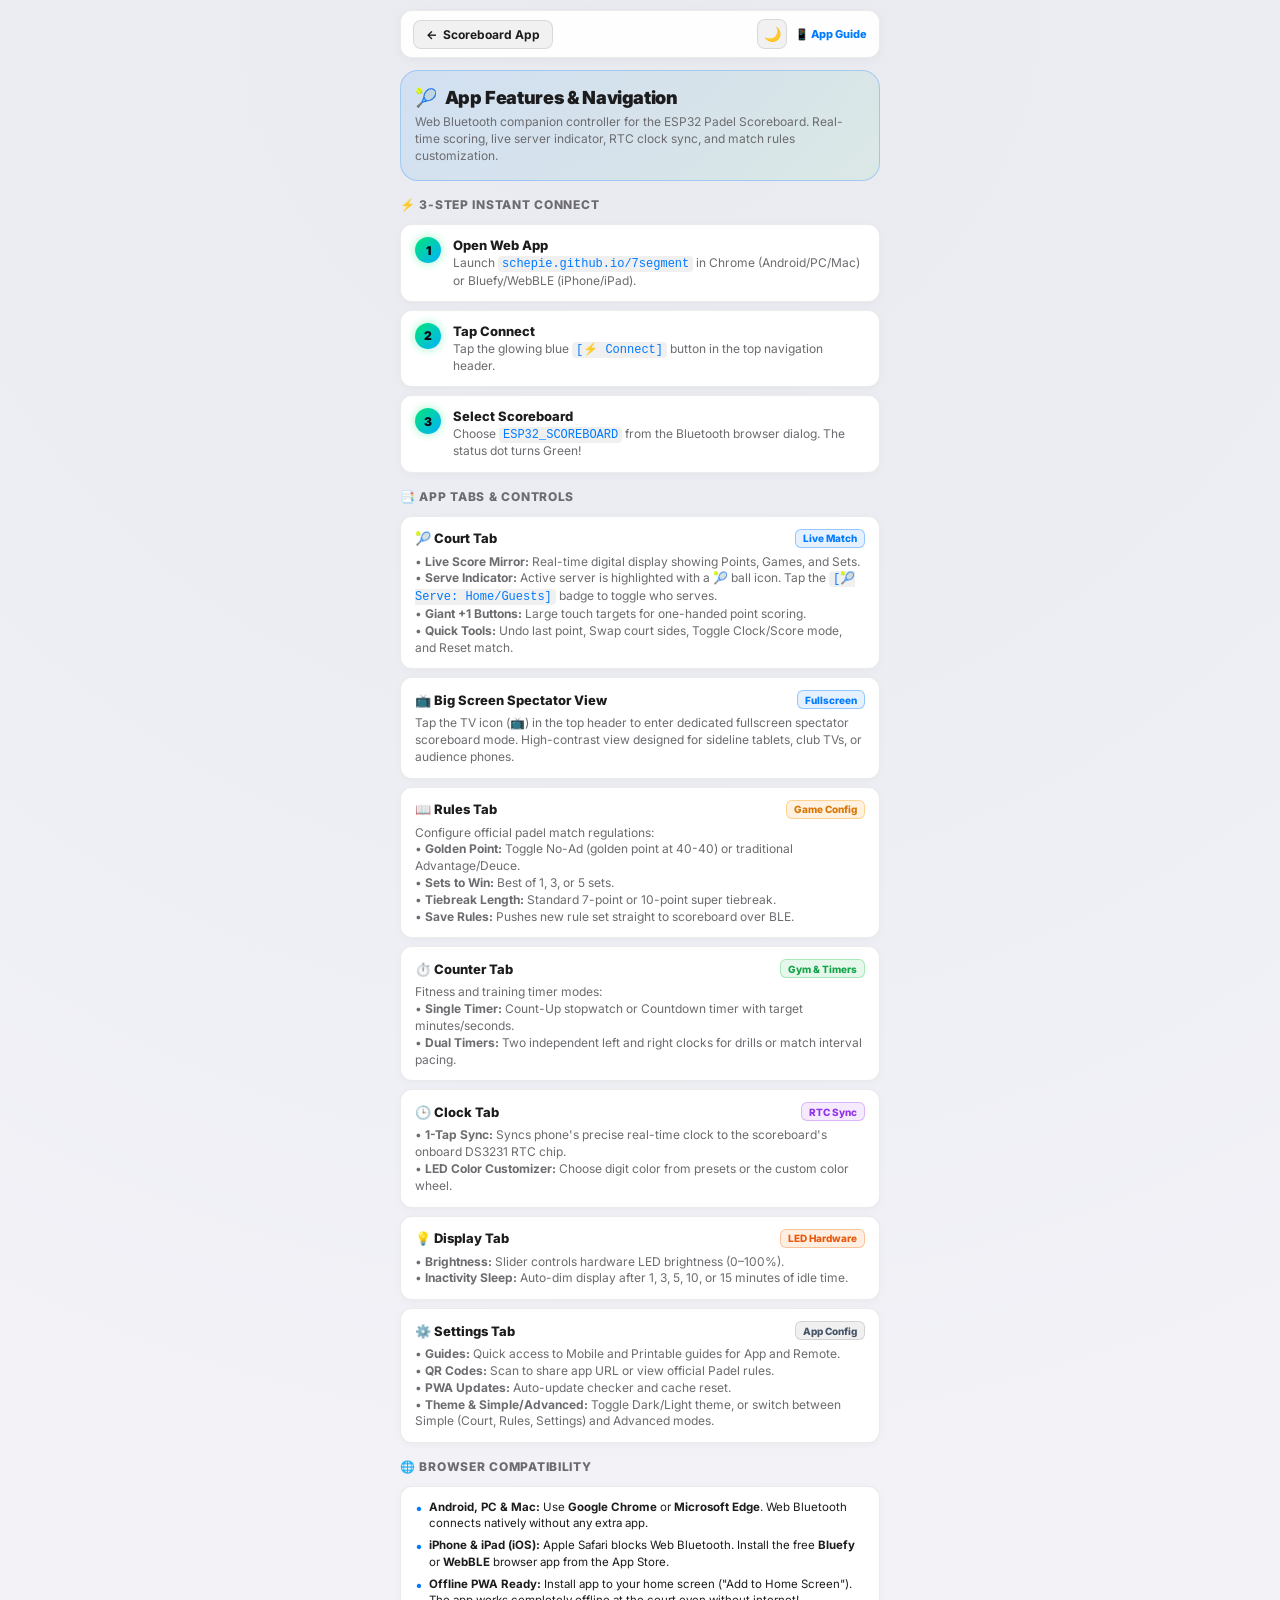
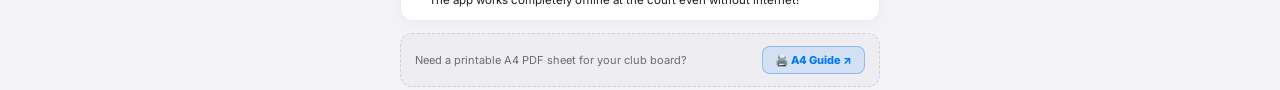
<file: quick_start_app_mobile.html>
<!DOCTYPE html>
<html lang="en" data-theme="light">
<head>
  <meta charset="UTF-8">
  <meta name="viewport" content="width=device-width, initial-scale=1.0, maximum-scale=1.0, viewport-fit=cover">
  <title>App Guide - Padel Scoreboard</title>
  <meta name="description" content="Mobile Quick Start Guide for the Web Bluetooth companion app of the ESP32 Padel Scoreboard.">
  <meta name="theme-color" content="#f2f2f7">
  <link rel="icon" type="image/png" sizes="64x64" href="favicon.png">
  <link rel="apple-touch-icon" sizes="180x180" href="apple-touch-icon.png">
  <link rel="preconnect" href="https://fonts.googleapis.com">
  <link rel="preconnect" href="https://fonts.gstatic.com" crossorigin>
  <link href="https://fonts.googleapis.com/css2?family=Inter:wght@400;500;600;700;800;900&family=JetBrains+Mono:wght@600;800&display=swap" rel="stylesheet">
  <script>
    (function() {
      try {
        const p = new URLSearchParams(window.location.search).get('theme');
        const t = p || localStorage.getItem('appTheme') || 'light';
        document.documentElement.setAttribute('data-theme', t);
        const meta = document.querySelector('meta[name="theme-color"]');
        if (meta) meta.setAttribute('content', t === 'dark' ? '#080c14' : '#f2f2f7');
      } catch (e) { }
    })();
  </script>
  <style>
    :root {
      --bg-base: #080c14;
      --bg-surface: #101726;
      --bg-card: rgba(16, 23, 38, 0.95);
      --bg-card-border: rgba(255, 255, 255, 0.08);
      --team1-blue: #00d2ff;
      --team1-glow: rgba(0, 210, 255, 0.3);
      --team2-red: #ff3366;
      --team2-glow: rgba(255, 51, 102, 0.3);
      --accent-green: #00e676;
      --accent-gold: #ffd700;
      --text-main: #f0f4f8;
      --text-muted: #8899aa;
      --radius-xl: 18px;
      --radius-lg: 12px;
      --radius-md: 8px;
      --safe-top: env(safe-area-inset-top, 0px);
      --safe-bottom: env(safe-area-inset-bottom, 0px);
    }

    * {
      box-sizing: border-box;
      margin: 0;
      padding: 0;
      -webkit-tap-highlight-color: transparent;
    }

    body {
      font-family: 'Inter', -apple-system, BlinkMacSystemFont, sans-serif;
      background: radial-gradient(circle at 50% 0%, #16243c 0%, var(--bg-base) 85%);
      background-attachment: fixed;
      color: var(--text-main);
      min-height: 100vh;
      min-height: 100dvh;
      display: flex;
      flex-direction: column;
      align-items: center;
      padding: calc(10px + var(--safe-top)) 12px calc(24px + var(--safe-bottom)) 12px;
    }

    .shell {
      width: 100%;
      max-width: 480px;
      display: flex;
      flex-direction: column;
      gap: 12px;
    }

    /* Top Nav Bar */
    .top-bar {
      display: flex;
      align-items: center;
      justify-content: space-between;
      background: var(--bg-card);
      backdrop-filter: blur(16px);
      border: 1px solid var(--bg-card-border);
      border-radius: var(--radius-lg);
      padding: 8px 12px;
    }

    .btn-back {
      display: inline-flex;
      align-items: center;
      gap: 6px;
      padding: 6px 12px;
      border-radius: var(--radius-md);
      background: rgba(255, 255, 255, 0.08);
      border: 1px solid rgba(255, 255, 255, 0.12);
      color: var(--text-main);
      text-decoration: none;
      font-size: 12px;
      font-weight: 700;
      cursor: pointer;
      transition: background 0.15s ease;
    }
    .btn-back:hover, .btn-back:active {
      background: rgba(255, 255, 255, 0.16);
    }

    .btn-theme-toggle {
      display: inline-flex;
      align-items: center;
      justify-content: center;
      width: 30px;
      height: 30px;
      border-radius: var(--radius-md);
      background: rgba(255, 255, 255, 0.08);
      border: 1px solid rgba(255, 255, 255, 0.12);
      color: var(--text-main);
      font-size: 14px;
      cursor: pointer;
      transition: all 0.15s ease;
    }
    .btn-theme-toggle:hover {
      background: rgba(255, 255, 255, 0.16);
    }
    .btn-theme-toggle:active {
      transform: scale(0.92);
    }

    .top-badge {
      font-size: 11px;
      font-weight: 800;
      color: var(--team1-blue);
      display: flex;
      align-items: center;
      gap: 5px;
    }

    /* Hero Banner */
    .hero-card {
      background: linear-gradient(135deg, rgba(0, 210, 255, 0.15), rgba(0, 230, 118, 0.10));
      border: 1px solid rgba(0, 210, 255, 0.3);
      border-radius: var(--radius-xl);
      padding: 16px 14px;
      display: flex;
      flex-direction: column;
      gap: 6px;
    }

    .hero-title {
      font-size: 18px;
      font-weight: 900;
      letter-spacing: -0.02em;
      display: flex;
      align-items: center;
      gap: 8px;
      color: #fff;
    }

    .hero-desc {
      font-size: 12px;
      color: var(--text-muted);
      line-height: 1.4;
    }

    /* Section Header */
    .section-title {
      font-size: 12px;
      font-weight: 800;
      text-transform: uppercase;
      letter-spacing: 0.06em;
      color: var(--text-muted);
      display: flex;
      align-items: center;
      gap: 6px;
      margin-top: 4px;
    }

    /* Steps Grid */
    .steps-grid {
      display: grid;
      grid-template-columns: 1fr;
      gap: 8px;
    }

    .step-card {
      background: var(--bg-card);
      border: 1px solid var(--bg-card-border);
      border-radius: var(--radius-lg);
      padding: 12px 14px;
      display: flex;
      gap: 12px;
      align-items: flex-start;
    }

    .step-num {
      width: 26px;
      height: 26px;
      border-radius: 50%;
      background: linear-gradient(135deg, #00e676, #00b0ff);
      color: #04070d;
      font-size: 12px;
      font-weight: 900;
      display: flex;
      align-items: center;
      justify-content: center;
      flex-shrink: 0;
      box-shadow: 0 0 10px rgba(0, 230, 118, 0.4);
    }

    .step-info h4 {
      font-size: 13px;
      font-weight: 800;
      color: #fff;
      margin-bottom: 2px;
    }
    .step-info p {
      font-size: 12px;
      color: var(--text-muted);
      line-height: 1.35;
    }

    /* Tabs Cards List */
    .tabs-list {
      display: flex;
      flex-direction: column;
      gap: 8px;
    }

    .tab-card {
      background: var(--bg-card);
      border: 1px solid var(--bg-card-border);
      border-radius: var(--radius-lg);
      padding: 12px 14px;
      display: flex;
      flex-direction: column;
      gap: 6px;
    }

    .tab-header {
      display: flex;
      align-items: center;
      justify-content: space-between;
      gap: 8px;
    }

    .tab-name {
      font-size: 13px;
      font-weight: 800;
      color: #fff;
      display: flex;
      align-items: center;
      gap: 6px;
    }

    .tab-badge {
      font-size: 10px;
      font-weight: 800;
      padding: 2.5px 7px;
      border-radius: 6px;
      white-space: nowrap;
    }
    .badge-court {
      background: rgba(0, 210, 255, 0.15);
      border: 1px solid rgba(0, 210, 255, 0.4);
      color: var(--team1-blue);
    }
    .badge-rules {
      background: rgba(255, 215, 0, 0.15);
      border: 1px solid rgba(255, 215, 0, 0.4);
      color: var(--accent-gold);
    }
    .badge-counter {
      background: rgba(0, 230, 118, 0.15);
      border: 1px solid rgba(0, 230, 118, 0.4);
      color: var(--accent-green);
    }
    .badge-clock {
      background: rgba(168, 85, 247, 0.15);
      border: 1px solid rgba(168, 85, 247, 0.4);
      color: #c084fc;
    }
    .badge-display {
      background: rgba(251, 146, 60, 0.15);
      border: 1px solid rgba(251, 146, 60, 0.4);
      color: #fb923c;
    }
    .badge-info {
      background: rgba(255, 255, 255, 0.10);
      border: 1px solid rgba(255, 255, 255, 0.2);
      color: #cbd5e1;
    }

    .tab-desc {
      font-size: 12px;
      color: var(--text-muted);
      line-height: 1.4;
    }

    /* Compatibility & Offline Box */
    .info-card {
      background: var(--bg-card);
      border: 1px solid var(--bg-card-border);
      border-radius: var(--radius-lg);
      padding: 12px 14px;
      display: flex;
      flex-direction: column;
      gap: 6px;
    }

    .info-item {
      font-size: 11.5px;
      color: var(--text-main);
      line-height: 1.4;
      padding-left: 14px;
      position: relative;
    }
    .info-item::before {
      content: "•";
      color: var(--team1-blue);
      font-size: 14px;
      position: absolute;
      left: 0;
      top: -1px;
    }

    /* Print Link Card */
    .print-switch-card {
      background: rgba(255, 255, 255, 0.04);
      border: 1px dashed var(--bg-card-border);
      border-radius: var(--radius-lg);
      padding: 12px 14px;
      display: flex;
      align-items: center;
      justify-content: space-between;
      gap: 10px;
    }

    .print-switch-text {
      font-size: 11px;
      color: var(--text-muted);
    }

    .btn-print-link {
      display: inline-flex;
      align-items: center;
      gap: 5px;
      padding: 6px 12px;
      border-radius: var(--radius-md);
      background: rgba(0, 210, 255, 0.15);
      border: 1px solid rgba(0, 210, 255, 0.35);
      color: var(--team1-blue);
      text-decoration: none;
      font-size: 11px;
      font-weight: 800;
      white-space: nowrap;
    }

    /* ── Light Theme Overrides ── */
    [data-theme="light"] {
      --bg-base: #f2f2f7;
      --bg-surface: #ffffff;
      --bg-card: #ffffff;
      --bg-card-border: rgba(0, 0, 0, 0.08);
      --team1-blue: #007aff;
      --team1-glow: rgba(0, 122, 255, 0.25);
      --team2-red: #ff3b30;
      --team2-glow: rgba(255, 59, 48, 0.25);
      --accent-green: #34c759;
      --accent-gold: #ff9500;
      --text-main: #1c1c1e;
      --text-muted: #6c6c70;
    }
    [data-theme="light"] body {
      background: radial-gradient(circle at 50% 0%, #e8eaf0 0%, #f2f2f7 85%);
      color: var(--text-main);
    }
    [data-theme="light"] .top-bar {
      background: rgba(255, 255, 255, 0.92);
      border-color: rgba(0, 0, 0, 0.08);
      box-shadow: 0 2px 8px rgba(0, 0, 0, 0.04);
    }
    [data-theme="light"] .btn-back,
    [data-theme="light"] .btn-theme-toggle {
      background: rgba(0, 0, 0, 0.05);
      border-color: rgba(0, 0, 0, 0.10);
      color: var(--text-main);
    }
    [data-theme="light"] .btn-back:hover,
    [data-theme="light"] .btn-theme-toggle:hover {
      background: rgba(0, 0, 0, 0.09);
    }
    [data-theme="light"] .hero-card {
      background: linear-gradient(135deg, rgba(0, 122, 255, 0.10), rgba(52, 199, 89, 0.08));
      border-color: rgba(0, 122, 255, 0.25);
    }
    [data-theme="light"] .hero-title,
    [data-theme="light"] .step-info h4,
    [data-theme="light"] .tab-name {
      color: #1c1c1e;
    }
    [data-theme="light"] .section-title {
      color: #6c6c70;
    }
    [data-theme="light"] .step-card,
    [data-theme="light"] .tab-card,
    [data-theme="light"] .info-card {
      background: #ffffff;
      border-color: rgba(0, 0, 0, 0.08);
      box-shadow: 0 2px 8px rgba(0, 0, 0, 0.03);
    }
    [data-theme="light"] code {
      background: rgba(0, 0, 0, 0.06);
      color: #007aff;
      padding: 1px 4px;
      border-radius: 4px;
    }
    [data-theme="light"] .badge-court {
      background: rgba(0, 122, 255, 0.10);
      border-color: rgba(0, 122, 255, 0.35);
      color: #007aff;
    }
    [data-theme="light"] .badge-rules {
      background: rgba(255, 149, 0, 0.12);
      border-color: rgba(255, 149, 0, 0.35);
      color: #d97706;
    }
    [data-theme="light"] .badge-counter {
      background: rgba(52, 199, 89, 0.12);
      border-color: rgba(52, 199, 89, 0.35);
      color: #16a34a;
    }
    [data-theme="light"] .badge-clock {
      background: rgba(168, 85, 247, 0.12);
      border-color: rgba(168, 85, 247, 0.35);
      color: #9333ea;
    }
    [data-theme="light"] .badge-display {
      background: rgba(249, 115, 22, 0.12);
      border-color: rgba(249, 115, 22, 0.35);
      color: #ea580c;
    }
    [data-theme="light"] .badge-info {
      background: rgba(0, 0, 0, 0.06);
      border-color: rgba(0, 0, 0, 0.12);
      color: #475569;
    }
    [data-theme="light"] .print-switch-card {
      background: rgba(0, 0, 0, 0.02);
      border-color: rgba(0, 0, 0, 0.12);
    }
    [data-theme="light"] .btn-print-link {
      background: rgba(0, 122, 255, 0.10);
      border-color: rgba(0, 122, 255, 0.35);
      color: #007aff;
    }
  </style>
</head>
<body>

  <div class="shell">

    <!-- Top Navigation Bar -->
    <header class="top-bar">
      <a href="index.html" class="btn-back" id="btnBack">
        <span>←</span>
        <span>Scoreboard App</span>
      </a>
      <div style="display: flex; align-items: center; gap: 8px;">
        <button type="button" class="btn-theme-toggle" id="btnThemeToggle" title="Toggle theme">
          <span id="themeToggleIcon">🌙</span>
        </button>
        <div class="top-badge">
          <span>📱 App Guide</span>
        </div>
      </div>
    </header>

    <!-- Hero Card -->
    <div class="hero-card">
      <div class="hero-title">
        <span>🎾</span>
        <span>App Features & Navigation</span>
      </div>
      <div class="hero-desc">
        Web Bluetooth companion controller for the ESP32 Padel Scoreboard. Real-time scoring, live server indicator, RTC clock sync, and match rules customization.
      </div>
    </div>

    <!-- Quick Pairing 3 Steps -->
    <div class="section-title">
      <span>⚡ 3-Step Instant Connect</span>
    </div>
    <div class="steps-grid">
      <div class="step-card">
        <div class="step-num">1</div>
        <div class="step-info">
          <h4>Open Web App</h4>
          <p>Launch <code>schepie.github.io/7segment</code> in Chrome (Android/PC/Mac) or Bluefy/WebBLE (iPhone/iPad).</p>
        </div>
      </div>
      <div class="step-card">
        <div class="step-num">2</div>
        <div class="step-info">
          <h4>Tap Connect</h4>
          <p>Tap the glowing blue <code>[⚡ Connect]</code> button in the top navigation header.</p>
        </div>
      </div>
      <div class="step-card">
        <div class="step-num">3</div>
        <div class="step-info">
          <h4>Select Scoreboard</h4>
          <p>Choose <code>ESP32_SCOREBOARD</code> from the Bluetooth browser dialog. The status dot turns Green!</p>
        </div>
      </div>
    </div>

    <!-- Tabs Guide List -->
    <div class="section-title">
      <span>📑 App Tabs & Controls</span>
    </div>
    <div class="tabs-list">

      <!-- Court Tab -->
      <div class="tab-card">
        <div class="tab-header">
          <span class="tab-name">🎾 Court Tab</span>
          <span class="tab-badge badge-court">Live Match</span>
        </div>
        <div class="tab-desc">
          • <strong>Live Score Mirror:</strong> Real-time digital display showing Points, Games, and Sets.<br>
          • <strong>Serve Indicator:</strong> Active server is highlighted with a 🎾 ball icon. Tap the <code>[🎾 Serve: Home/Guests]</code> badge to toggle who serves.<br>
          • <strong>Giant +1 Buttons:</strong> Large touch targets for one-handed point scoring.<br>
          • <strong>Quick Tools:</strong> Undo last point, Swap court sides, Toggle Clock/Score mode, and Reset match.
        </div>
      </div>

      <!-- Spectator Big Screen View -->
      <div class="tab-card">
        <div class="tab-header">
          <span class="tab-name">📺 Big Screen Spectator View</span>
          <span class="tab-badge badge-court">Fullscreen</span>
        </div>
        <div class="tab-desc">
          Tap the TV icon (📺) in the top header to enter dedicated fullscreen spectator scoreboard mode. High-contrast view designed for sideline tablets, club TVs, or audience phones.
        </div>
      </div>

      <!-- Rules Tab -->
      <div class="tab-card">
        <div class="tab-header">
          <span class="tab-name">📖 Rules Tab</span>
          <span class="tab-badge badge-rules">Game Config</span>
        </div>
        <div class="tab-desc">
          Configure official padel match regulations:<br>
          • <strong>Golden Point:</strong> Toggle No-Ad (golden point at 40-40) or traditional Advantage/Deuce.<br>
          • <strong>Sets to Win:</strong> Best of 1, 3, or 5 sets.<br>
          • <strong>Tiebreak Length:</strong> Standard 7-point or 10-point super tiebreak.<br>
          • <strong>Save Rules:</strong> Pushes new rule set straight to scoreboard over BLE.
        </div>
      </div>

      <!-- Counter Tab -->
      <div class="tab-card">
        <div class="tab-header">
          <span class="tab-name">⏱️ Counter Tab</span>
          <span class="tab-badge badge-counter">Gym & Timers</span>
        </div>
        <div class="tab-desc">
          Fitness and training timer modes:<br>
          • <strong>Single Timer:</strong> Count-Up stopwatch or Countdown timer with target minutes/seconds.<br>
          • <strong>Dual Timers:</strong> Two independent left and right clocks for drills or match interval pacing.
        </div>
      </div>

      <!-- Clock Tab -->
      <div class="tab-card">
        <div class="tab-header">
          <span class="tab-name">🕒 Clock Tab</span>
          <span class="tab-badge badge-clock">RTC Sync</span>
        </div>
        <div class="tab-desc">
          • <strong>1-Tap Sync:</strong> Syncs phone's precise real-time clock to the scoreboard's onboard DS3231 RTC chip.<br>
          • <strong>LED Color Customizer:</strong> Choose digit color from presets or the custom color wheel.
        </div>
      </div>

      <!-- Display Tab -->
      <div class="tab-card">
        <div class="tab-header">
          <span class="tab-name">💡 Display Tab</span>
          <span class="tab-badge badge-display">LED Hardware</span>
        </div>
        <div class="tab-desc">
          • <strong>Brightness:</strong> Slider controls hardware LED brightness (0–100%).<br>
          • <strong>Inactivity Sleep:</strong> Auto-dim display after 1, 3, 5, 10, or 15 minutes of idle time.
        </div>
      </div>

      <!-- Settings Tab -->
      <div class="tab-card">
        <div class="tab-header">
          <span class="tab-name">⚙️ Settings Tab</span>
          <span class="tab-badge badge-info">App Config</span>
        </div>
        <div class="tab-desc">
          • <strong>Guides:</strong> Quick access to Mobile and Printable guides for App and Remote.<br>
          • <strong>QR Codes:</strong> Scan to share app URL or view official Padel rules.<br>
          • <strong>PWA Updates:</strong> Auto-update checker and cache reset.<br>
          • <strong>Theme & Simple/Advanced:</strong> Toggle Dark/Light theme, or switch between Simple (Court, Rules, Settings) and Advanced modes.
        </div>
      </div>

    </div>

    <!-- Browser & OS Compatibility -->
    <div class="section-title">
      <span>🌐 Browser Compatibility</span>
    </div>
    <div class="info-card">
      <div class="info-item">
        <strong>Android, PC & Mac:</strong> Use <strong>Google Chrome</strong> or <strong>Microsoft Edge</strong>. Web Bluetooth connects natively without any extra app.
      </div>
      <div class="info-item">
        <strong>iPhone & iPad (iOS):</strong> Apple Safari blocks Web Bluetooth. Install the free <strong>Bluefy</strong> or <strong>WebBLE</strong> browser app from the App Store.
      </div>
      <div class="info-item">
        <strong>Offline PWA Ready:</strong> Install app to your home screen ("Add to Home Screen"). The app works completely offline at the court even without internet!
      </div>
    </div>

    <!-- Printable A4 Switch -->
    <div class="print-switch-card">
      <div class="print-switch-text">
        Need a printable A4 PDF sheet for your club board?
      </div>
      <a href="quick_start_app.html" target="_blank" class="btn-print-link">
        <span>🖨️ A4 Guide ↗</span>
      </a>
    </div>

  </div>

  <script>
    // Theme Manager
    function getTargetTheme() {
      const p = new URLSearchParams(window.location.search).get('theme');
      let saved = 'light';
      try { saved = localStorage.getItem('appTheme'); } catch (e) { }
      return p || saved || 'light';
    }

    function applyGuideTheme(theme) {
      document.documentElement.setAttribute('data-theme', theme);
      try { localStorage.setItem('appTheme', theme); } catch (e) { }
      const meta = document.querySelector('meta[name="theme-color"]');
      if (meta) meta.setAttribute('content', theme === 'dark' ? '#080c14' : '#f2f2f7');
      const icon = document.getElementById('themeToggleIcon');
      if (icon) icon.textContent = theme === 'light' ? '🌙' : '☀️';
      // Sync print link URL param
      const printLink = document.querySelector('.btn-print-link');
      if (printLink) {
        const base = printLink.getAttribute('href').split('?')[0];
        printLink.setAttribute('href', `${base}?theme=${encodeURIComponent(theme)}`);
      }
      // Sync back button
      const btnBack = document.getElementById('btnBack');
      if (btnBack) {
        btnBack.setAttribute('href', `index.html?theme=${encodeURIComponent(theme)}`);
      }
    }

    const initialTheme = getTargetTheme();
    applyGuideTheme(initialTheme);

    const btnThemeToggle = document.getElementById('btnThemeToggle');
    if (btnThemeToggle) {
      btnThemeToggle.addEventListener('click', () => {
        const curr = document.documentElement.getAttribute('data-theme') || 'light';
        const next = curr === 'light' ? 'dark' : 'light';
        applyGuideTheme(next);
      });
    }

    // Back button behavior
    const btnBack = document.getElementById('btnBack');
    if (btnBack) {
      btnBack.addEventListener('click', (e) => {
        if (window.history.length > 1) {
          e.preventDefault();
          window.history.back();
        }
      });
    }
  </script>
</body>
</html>
</file>
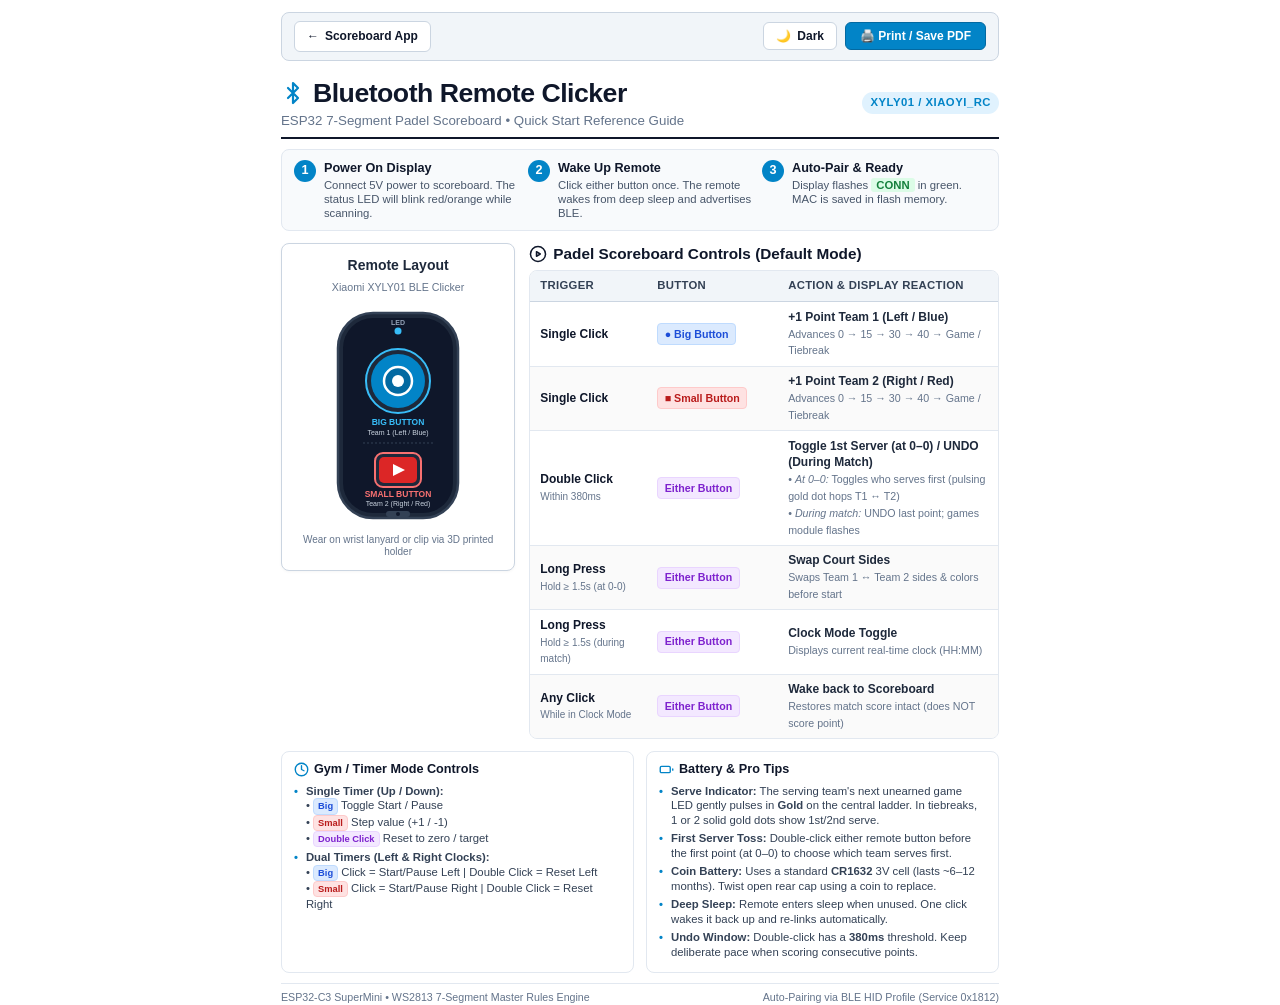
<file: quick_start_bt_button.html>
<!DOCTYPE html>
<html lang="en" data-theme="light">
<head>
  <meta charset="UTF-8">
  <meta name="viewport" content="width=device-width, initial-scale=1.0">
  <title>Quick Start Guide - Bluetooth Remote Clicker</title>
  <meta name="theme-color" content="#f2f2f7">
  <script>
    (function() {
      try {
        const p = new URLSearchParams(window.location.search).get('theme');
        const t = p || localStorage.getItem('appTheme') || 'light';
        document.documentElement.setAttribute('data-theme', t);
        const meta = document.querySelector('meta[name="theme-color"]');
        if (meta) meta.setAttribute('content', t === 'dark' ? '#080c14' : '#f2f2f7');
      } catch (e) { }
    })();
  </script>
  <style>
    @page {
      size: A4 portrait;
      margin: 10mm 12mm;
    }
    * {
      box-sizing: border-box;
      margin: 0;
      padding: 0;
    }
    body {
      font-family: -apple-system, BlinkMacSystemFont, "Segoe UI", Roboto, Helvetica, Arial, sans-serif;
      color: #1e293b;
      background: #ffffff;
      line-height: 1.4;
      font-size: 11pt;
      -webkit-print-color-adjust: exact;
      print-color-adjust: exact;
    }
    .container {
      width: 100%;
      max-width: 190mm;
      margin: 0 auto;
    }

    /* ── On-Screen Toolbar (Hidden in Print) ── */
    .top-actions {
      width: 100%;
      max-width: 190mm;
      margin: 12px auto 14px;
      display: flex;
      justify-content: space-between;
      align-items: center;
      gap: 10px;
      padding: 8px 12px;
      background: #f1f5f9;
      border: 1px solid #cbd5e1;
      border-radius: 8px;
    }
    .btn-action {
      display: inline-flex;
      align-items: center;
      gap: 6px;
      padding: 6px 12px;
      border-radius: 6px;
      background: #ffffff;
      border: 1px solid #cbd5e1;
      color: #0f172a;
      font-size: 12px;
      font-weight: 700;
      text-decoration: none;
      cursor: pointer;
      transition: background 0.15s ease;
    }
    .btn-action:hover {
      background: #f8fafc;
    }
    .btn-print-cta {
      display: inline-flex;
      align-items: center;
      gap: 6px;
      padding: 6px 14px;
      border-radius: 6px;
      background: #0284c7;
      border: 1px solid #0369a1;
      color: #ffffff;
      font-size: 12px;
      font-weight: 700;
      cursor: pointer;
      transition: background 0.15s ease;
    }
    .btn-print-cta:hover {
      background: #0369a1;
    }

    /* ── Screen Dark Theme ── */
    @media screen {
      [data-theme="dark"] body {
        background: #080c14;
        color: #f0f4f8;
      }
      [data-theme="dark"] .top-actions {
        background: #101726;
        border-color: rgba(255, 255, 255, 0.1);
      }
      [data-theme="dark"] .btn-action {
        background: rgba(255, 255, 255, 0.08);
        border-color: rgba(255, 255, 255, 0.15);
        color: #f0f4f8;
      }
      [data-theme="dark"] .btn-action:hover {
        background: rgba(255, 255, 255, 0.14);
      }
      [data-theme="dark"] .header {
        border-bottom-color: rgba(255, 255, 255, 0.15);
      }
      [data-theme="dark"] .header-title h1 {
        color: #ffffff;
      }
      [data-theme="dark"] .header-title p {
        color: #94a3b8;
      }
      [data-theme="dark"] .steps-banner {
        background: #101726;
        border-color: rgba(255, 255, 255, 0.08);
      }
      [data-theme="dark"] .step-text h4 {
        color: #ffffff;
      }
      [data-theme="dark"] .step-text p {
        color: #94a3b8;
      }
      [data-theme="dark"] .remote-card,
      [data-theme="dark"] .table-card,
      [data-theme="dark"] .info-card {
        background: #101726;
        border-color: rgba(255, 255, 255, 0.08);
      }
      [data-theme="dark"] .remote-card h3 {
        color: #ffffff;
      }
      [data-theme="dark"] .remote-card .sub {
        color: #94a3b8;
      }
      [data-theme="dark"] .section-title {
        color: #ffffff;
      }
      [data-theme="dark"] thead {
        background: #162032;
      }
      [data-theme="dark"] th {
        color: #cbd5e1;
        border-bottom-color: rgba(255, 255, 255, 0.12);
      }
      [data-theme="dark"] td {
        color: #e2e8f0;
        border-bottom-color: rgba(255, 255, 255, 0.06);
      }
      [data-theme="dark"] tr:nth-child(even) td {
        background: rgba(255, 255, 255, 0.02);
      }
      [data-theme="dark"] .info-card h4 {
        color: #ffffff;
      }
      [data-theme="dark"] .info-card li {
        color: #cbd5e1;
      }
      [data-theme="dark"] .footer {
        color: #64748b;
        border-top-color: rgba(255, 255, 255, 0.1);
      }
      [data-theme="dark"] .badge-chip {
        background: rgba(2, 132, 199, 0.2);
        color: #38bdf8;
      }
      [data-theme="dark"] .action-tag {
        color: #ffffff;
      }
    }

    /* ── Print Overrides: Pure Clean White Sheet ── */
    @media print {
      body {
        background: #ffffff !important;
        color: #1e293b !important;
      }
      .no-print {
        display: none !important;
      }
      .container {
        max-width: 100% !important;
        margin: 0 !important;
      }
      .remote-card, .table-card, .info-card, .steps-banner {
        background: #ffffff !important;
        color: #1e293b !important;
        border-color: #e2e8f0 !important;
      }
      thead {
        background: #f1f5f9 !important;
      }
      th {
        color: #334155 !important;
      }
      td {
        color: #1e293b !important;
      }
      .step-text h4, .header-title h1, .section-title, .info-card h4 {
        color: #0f172a !important;
      }
      .step-text p, .header-title p, .remote-card .sub, .info-card li {
        color: #475569 !important;
      }
    }

    /* Header */
    .header {
      display: flex;
      justify-content: space-between;
      align-items: center;
      border-bottom: 2.5px solid #0f172a;
      padding-bottom: 6px;
      margin-bottom: 10px;
    }
    .header-title h1 {
      font-size: 20pt;
      font-weight: 800;
      color: #0f172a;
      letter-spacing: -0.5px;
      display: flex;
      align-items: center;
      gap: 8px;
    }
    .header-title p {
      font-size: 10pt;
      color: #64748b;
      font-weight: 500;
    }
    .badge-chip {
      background: #e0f2fe;
      color: #0284c7;
      font-size: 8.5pt;
      font-weight: 700;
      padding: 3px 8px;
      border-radius: 999px;
      text-transform: uppercase;
      letter-spacing: 0.5px;
      display: inline-block;
    }

    /* Section 1: Pairing Steps */
    .steps-banner {
      display: grid;
      grid-template-columns: 1fr 1fr 1fr;
      gap: 10px;
      background: #f8fafc;
      border: 1px solid #e2e8f0;
      border-radius: 8px;
      padding: 10px 12px;
      margin-bottom: 12px;
    }
    .step-item {
      display: flex;
      gap: 8px;
      align-items: flex-start;
    }
    .step-num {
      width: 22px;
      height: 22px;
      background: #0284c7;
      color: #fff;
      font-size: 9.5pt;
      font-weight: 700;
      border-radius: 50%;
      display: flex;
      align-items: center;
      justify-content: center;
      flex-shrink: 0;
    }
    .step-text h4 {
      font-size: 9.5pt;
      font-weight: 700;
      color: #0f172a;
    }
    .step-text p {
      font-size: 8.5pt;
      color: #475569;
      line-height: 1.25;
    }

    /* Main Section: Remote & Actions */
    .main-grid {
      display: grid;
      grid-template-columns: 62mm 1fr;
      gap: 14px;
      margin-bottom: 12px;
      align-items: start;
    }

    /* Remote Illustration Box */
    .remote-card {
      background: #ffffff;
      border: 1px solid #cbd5e1;
      border-radius: 8px;
      padding: 12px 10px;
      text-align: center;
      box-shadow: 0 1px 3px rgba(0,0,0,0.04);
    }
    .remote-card h3 {
      font-size: 10.5pt;
      font-weight: 700;
      color: #1e293b;
      margin-bottom: 4px;
    }
    .remote-card .sub {
      font-size: 8pt;
      color: #64748b;
      margin-bottom: 8px;
    }

    /* SVG Remote */
    .svg-container {
      display: flex;
      justify-content: center;
      margin: 4px 0 6px;
    }

    /* Table Styles */
    .section-title {
      font-size: 11.5pt;
      font-weight: 700;
      color: #0f172a;
      display: flex;
      align-items: center;
      gap: 6px;
      margin-bottom: 6px;
    }
    .table-card {
      border: 1px solid #e2e8f0;
      border-radius: 8px;
      overflow: hidden;
    }
    table {
      width: 100%;
      border-collapse: collapse;
      font-size: 9pt;
      text-align: left;
    }
    thead {
      background: #f1f5f9;
    }
    th {
      padding: 7px 10px;
      font-weight: 700;
      color: #334155;
      font-size: 8.5pt;
      text-transform: uppercase;
      letter-spacing: 0.3px;
      border-bottom: 1px solid #cbd5e1;
    }
    td {
      padding: 6.5px 10px;
      border-bottom: 1px solid #e2e8f0;
      vertical-align: middle;
      color: #1e293b;
    }
    tr:last-child td {
      border-bottom: none;
    }
    tr:nth-child(even) td {
      background: #fafafa;
    }

    /* Badges */
    .btn-badge {
      display: inline-block;
      font-size: 8pt;
      font-weight: 700;
      padding: 2.5px 6.5px;
      border-radius: 4px;
      white-space: nowrap;
    }
    .badge-big {
      background: #dbeafe;
      color: #1d4ed8;
      border: 1px solid #bfdbfe;
    }
    .badge-small {
      background: #fee2e2;
      color: #b91c1c;
      border: 1px solid #fecaca;
    }
    .badge-either {
      background: #f3e8ff;
      color: #7e22ce;
      border: 1px solid #e9d5ff;
    }

    .action-tag {
      font-weight: 700;
      color: #0f172a;
    }

    /* Bottom 2 Columns: Counter Mode & Battery / Tips */
    .bottom-grid {
      display: grid;
      grid-template-columns: 1fr 1fr;
      gap: 12px;
      margin-bottom: 10px;
    }
    .info-card {
      background: #ffffff;
      border: 1px solid #e2e8f0;
      border-radius: 8px;
      padding: 9px 12px;
    }
    .info-card h4 {
      font-size: 9.5pt;
      font-weight: 700;
      color: #0f172a;
      margin-bottom: 5px;
      display: flex;
      align-items: center;
      gap: 5px;
    }
    .info-card ul {
      list-style: none;
      font-size: 8.5pt;
      color: #334155;
    }
    .info-card li {
      margin-bottom: 3.5px;
      line-height: 1.3;
      padding-left: 12px;
      position: relative;
    }
    .info-card li::before {
      content: "•";
      color: #0284c7;
      font-weight: bold;
      position: absolute;
      left: 0;
    }

    /* Footer Note */
    .footer {
      border-top: 1px solid #e2e8f0;
      padding-top: 6px;
      display: flex;
      justify-content: space-between;
      align-items: center;
      font-size: 8pt;
      color: #64748b;
    }
    .highlight-green {
      background: #dcfce7;
      color: #15803d;
      font-weight: 700;
      padding: 1px 5px;
      border-radius: 3px;
    }
  </style>
</head>
<body>

<!-- On-Screen Action Bar (Hidden in Print) -->
<div class="top-actions no-print">
  <a href="index.html" class="btn-action" id="btnBackToApp">
    <span>←</span> Scoreboard App
  </a>
  <div style="display: flex; align-items: center; gap: 8px;">
    <button type="button" id="btnThemeToggle" class="btn-action" title="Toggle Theme">
      <span id="themeToggleIcon">🌙</span> <span id="themeToggleText">Dark</span>
    </button>
    <button type="button" onclick="window.print()" class="btn-print-cta">
      🖨️ Print / Save PDF
    </button>
  </div>
</div>

<div class="container">

  <!-- Header -->
  <div class="header">
    <div class="header-title">
      <h1>
        <svg width="24" height="24" viewBox="0 0 24 24" fill="none" stroke="#0284c7" stroke-width="2.2" stroke-linecap="round" stroke-linejoin="round">
          <path d="m7 7 10 10-5 5V2l5 5L7 17"></path>
        </svg>
        Bluetooth Remote Clicker
      </h1>
      <p>ESP32 7-Segment Padel Scoreboard • Quick Start Reference Guide</p>
    </div>
    <div style="text-align: right;">
      <span class="badge-chip">XYLY01 / XiaoYi_RC</span>
    </div>
  </div>

  <!-- 3-Step Setup -->
  <div class="steps-banner">
    <div class="step-item">
      <div class="step-num">1</div>
      <div class="step-text">
        <h4>Power On Display</h4>
        <p>Connect 5V power to scoreboard. The status LED will blink red/orange while scanning.</p>
      </div>
    </div>
    <div class="step-item">
      <div class="step-num">2</div>
      <div class="step-text">
        <h4>Wake Up Remote</h4>
        <p>Click either button once. The remote wakes from deep sleep and advertises BLE.</p>
      </div>
    </div>
    <div class="step-item">
      <div class="step-num">3</div>
      <div class="step-text">
        <h4>Auto-Pair & Ready</h4>
        <p>Display flashes <span class="highlight-green">CONN</span> in green. MAC is saved in flash memory.</p>
      </div>
    </div>
  </div>

  <!-- Center Content: Visual Remote + Padel Table -->
  <div class="main-grid">
    
    <!-- Remote Graphic -->
    <div class="remote-card">
      <h3>Remote Layout</h3>
      <div class="sub">Xiaomi XYLY01 BLE Clicker</div>
      
      <div class="svg-container">
        <svg width="170" height="225" viewBox="0 0 170 225" fill="none" xmlns="http://www.w3.org/2000/svg">
          <!-- Remote Body -->
          <rect x="25" y="10" width="120" height="205" rx="35" fill="#1e293b" stroke="#334155" stroke-width="2.5"/>
          <rect x="30" y="15" width="110" height="195" rx="30" fill="#0f172a"/>
          
          <!-- Lanyard loop at bottom -->
          <rect x="73" y="208" width="24" height="6" rx="3" fill="#334155"/>
          <circle cx="85" cy="211" r="2" fill="#0f172a"/>

          <!-- Top Status LED -->
          <circle cx="85" cy="28" r="3.5" fill="#38bdf8"/>
          <text x="85" y="22" font-size="7" fill="#94a3b8" text-anchor="middle" font-weight="600">LED</text>

          <!-- BIG BUTTON (Top / Shutter) -->
          <g>
            <circle cx="85" cy="78" r="32" fill="#1e293b" stroke="#38bdf8" stroke-width="2"/>
            <circle cx="85" cy="78" r="27" fill="#0284c7"/>
            <!-- Camera / Shutter Icon -->
            <circle cx="85" cy="78" r="14" fill="#0369a1" stroke="#ffffff" stroke-width="2.5"/>
            <circle cx="85" cy="78" r="6" fill="#ffffff"/>
            
            <text x="85" y="122" font-size="8.5" fill="#38bdf8" text-anchor="middle" font-weight="700">BIG BUTTON</text>
            <text x="85" y="132" font-size="7" fill="#cbd5e1" text-anchor="middle">Team 1 (Left / Blue)</text>
          </g>

          <!-- Divider Accent -->
          <line x1="50" y1="140" x2="120" y2="140" stroke="#334155" stroke-width="1" stroke-dasharray="2 2"/>

          <!-- SMALL BUTTON (Bottom / Mode) -->
          <g>
            <rect x="62" y="150" width="46" height="34" rx="8" fill="#1e293b" stroke="#f87171" stroke-width="2"/>
            <rect x="66" y="154" width="38" height="26" rx="5" fill="#dc2626"/>
            <!-- Mode Icon -->
            <polygon points="80,161 92,167 80,173" fill="#ffffff"/>
            
            <text x="85" y="194" font-size="8.5" fill="#f87171" text-anchor="middle" font-weight="700">SMALL BUTTON</text>
            <text x="85" y="203" font-size="7" fill="#cbd5e1" text-anchor="middle">Team 2 (Right / Red)</text>
          </g>
        </svg>
      </div>
      <div style="font-size: 7.5pt; color: #64748b; line-height: 1.2;">
        Wear on wrist lanyard or clip via 3D printed holder
      </div>
    </div>

    <!-- Padel Mode Actions Table -->
    <div>
      <div class="section-title">
        <svg width="18" height="18" viewBox="0 0 24 24" fill="none" stroke="#0f172a" stroke-width="2" stroke-linecap="round" stroke-linejoin="round">
          <circle cx="12" cy="12" r="10"></circle>
          <path d="m10 15 5-3-5-3v6Z"></path>
        </svg>
        Padel Scoreboard Controls (Default Mode)
      </div>

      <div class="table-card">
        <table>
          <thead>
            <tr>
              <th style="width: 25%;">Trigger</th>
              <th style="width: 28%;">Button</th>
              <th>Action & Display Reaction</th>
            </tr>
          </thead>
          <tbody>
            <tr>
              <td><span class="action-tag">Single Click</span></td>
              <td><span class="btn-badge badge-big">● Big Button</span></td>
              <td>
                <strong>+1 Point Team 1 (Left / Blue)</strong><br>
                <span style="font-size: 8pt; color: #64748b;">Advances 0 → 15 → 30 → 40 → Game / Tiebreak</span>
              </td>
            </tr>
            <tr>
              <td><span class="action-tag">Single Click</span></td>
              <td><span class="btn-badge badge-small">■ Small Button</span></td>
              <td>
                <strong>+1 Point Team 2 (Right / Red)</strong><br>
                <span style="font-size: 8pt; color: #64748b;">Advances 0 → 15 → 30 → 40 → Game / Tiebreak</span>
              </td>
            </tr>
            <tr>
              <td>
                <span class="action-tag">Double Click</span><br>
                <span style="font-size: 7.5pt; color: #64748b;">Within 380ms</span>
              </td>
              <td><span class="btn-badge badge-either">Either Button</span></td>
              <td>
                <strong>Toggle 1st Server (at 0–0) / UNDO (During Match)</strong><br>
                <span style="font-size: 8pt; color: #64748b;">• <em>At 0–0:</em> Toggles who serves first (pulsing gold dot hops T1 ↔ T2)<br>• <em>During match:</em> UNDO last point; games module flashes</span>
              </td>
            </tr>
            <tr>
              <td>
                <span class="action-tag">Long Press</span><br>
                <span style="font-size: 7.5pt; color: #64748b;">Hold &ge; 1.5s (at 0-0)</span>
              </td>
              <td><span class="btn-badge badge-either">Either Button</span></td>
              <td>
                <strong>Swap Court Sides</strong><br>
                <span style="font-size: 8pt; color: #64748b;">Swaps Team 1 ↔ Team 2 sides & colors before start</span>
              </td>
            </tr>
            <tr>
              <td>
                <span class="action-tag">Long Press</span><br>
                <span style="font-size: 7.5pt; color: #64748b;">Hold &ge; 1.5s (during match)</span>
              </td>
              <td><span class="btn-badge badge-either">Either Button</span></td>
              <td>
                <strong>Clock Mode Toggle</strong><br>
                <span style="font-size: 8pt; color: #64748b;">Displays current real-time clock (HH:MM)</span>
              </td>
            </tr>
            <tr>
              <td>
                <span class="action-tag">Any Click</span><br>
                <span style="font-size: 7.5pt; color: #64748b;">While in Clock Mode</span>
              </td>
              <td><span class="btn-badge badge-either">Either Button</span></td>
              <td>
                <strong>Wake back to Scoreboard</strong><br>
                <span style="font-size: 8pt; color: #64748b;">Restores match score intact (does NOT score point)</span>
              </td>
            </tr>
          </tbody>
        </table>
      </div>
    </div>

  </div>

  <!-- Bottom Cards: Counter Mode & Battery / Troubleshooting -->
  <div class="bottom-grid">
    
    <!-- Counter & Timer Mode -->
    <div class="info-card">
      <h4>
        <svg width="15" height="15" viewBox="0 0 24 24" fill="none" stroke="#0284c7" stroke-width="2.2" stroke-linecap="round" stroke-linejoin="round">
          <circle cx="12" cy="12" r="10"></circle>
          <polyline points="12 6 12 12 16 14"></polyline>
        </svg>
        Gym / Timer Mode Controls
      </h4>
      <ul>
        <li><strong>Single Timer (Up / Down):</strong>
          <br>• <span class="btn-badge badge-big" style="font-size:7pt; padding:1px 4px;">Big</span> Toggle Start / Pause
          <br>• <span class="btn-badge badge-small" style="font-size:7pt; padding:1px 4px;">Small</span> Step value (+1 / -1)
          <br>• <span class="btn-badge badge-either" style="font-size:7pt; padding:1px 4px;">Double Click</span> Reset to zero / target
        </li>
        <li><strong>Dual Timers (Left & Right Clocks):</strong>
          <br>• <span class="btn-badge badge-big" style="font-size:7pt; padding:1px 4px;">Big</span> Click = Start/Pause Left | Double Click = Reset Left
          <br>• <span class="btn-badge badge-small" style="font-size:7pt; padding:1px 4px;">Small</span> Click = Start/Pause Right | Double Click = Reset Right
        </li>
      </ul>
    </div>

    <!-- Battery & Pro Tips -->
    <div class="info-card">
      <h4>
        <svg width="15" height="15" viewBox="0 0 24 24" fill="none" stroke="#0284c7" stroke-width="2.2" stroke-linecap="round" stroke-linejoin="round">
          <rect x="2" y="7" width="16" height="10" rx="2" ry="2"></rect>
          <line x1="22" y1="11" x2="22" y2="13"></line>
        </svg>
        Battery & Pro Tips
      </h4>
      <ul>
        <li><strong>Serve Indicator:</strong> The serving team's next unearned game LED gently pulses in <strong>Gold</strong> on the central ladder. In tiebreaks, 1 or 2 solid gold dots show 1st/2nd serve.</li>
        <li><strong>First Server Toss:</strong> Double-click either remote button before the first point (at 0–0) to choose which team serves first.</li>
        <li><strong>Coin Battery:</strong> Uses a standard <strong>CR1632</strong> 3V cell (lasts ~6–12 months). Twist open rear cap using a coin to replace.</li>
        <li><strong>Deep Sleep:</strong> Remote enters sleep when unused. One click wakes it back up and re-links automatically.</li>
        <li><strong>Undo Window:</strong> Double-click has a <strong>380ms</strong> threshold. Keep deliberate pace when scoring consecutive points.</li>
      </ul>
    </div>

  </div>

  <!-- Footer -->
  <div class="footer">
    <span>ESP32-C3 SuperMini • WS2813 7-Segment Master Rules Engine</span>
    <span>Auto-Pairing via BLE HID Profile (Service 0x1812)</span>
  </div>

</div>

<script>
  function getTargetTheme() {
    const p = new URLSearchParams(window.location.search).get('theme');
    let saved = 'light';
    try { saved = localStorage.getItem('appTheme'); } catch (e) { }
    return p || saved || 'light';
  }

  function applyGuideTheme(theme) {
    document.documentElement.setAttribute('data-theme', theme);
    try { localStorage.setItem('appTheme', theme); } catch (e) { }
    const meta = document.querySelector('meta[name="theme-color"]');
    if (meta) meta.setAttribute('content', theme === 'dark' ? '#080c14' : '#f2f2f7');
    const icon = document.getElementById('themeToggleIcon');
    const text = document.getElementById('themeToggleText');
    if (icon) icon.textContent = theme === 'light' ? '🌙' : '☀️';
    if (text) text.textContent = theme === 'light' ? 'Dark' : 'Light';
    const btnBack = document.getElementById('btnBackToApp');
    if (btnBack) {
      btnBack.setAttribute('href', `index.html?theme=${encodeURIComponent(theme)}`);
    }
  }

  const initialTheme = getTargetTheme();
  applyGuideTheme(initialTheme);

  const btnThemeToggle = document.getElementById('btnThemeToggle');
  if (btnThemeToggle) {
    btnThemeToggle.addEventListener('click', () => {
      const curr = document.documentElement.getAttribute('data-theme') || 'light';
      const next = curr === 'light' ? 'dark' : 'light';
      applyGuideTheme(next);
    });
  }

  const btnBack = document.getElementById('btnBackToApp');
  if (btnBack) {
    btnBack.addEventListener('click', (e) => {
      if (window.history.length > 1) {
        e.preventDefault();
        window.history.back();
      }
    });
  }
</script>

</body>
</html>
</file>
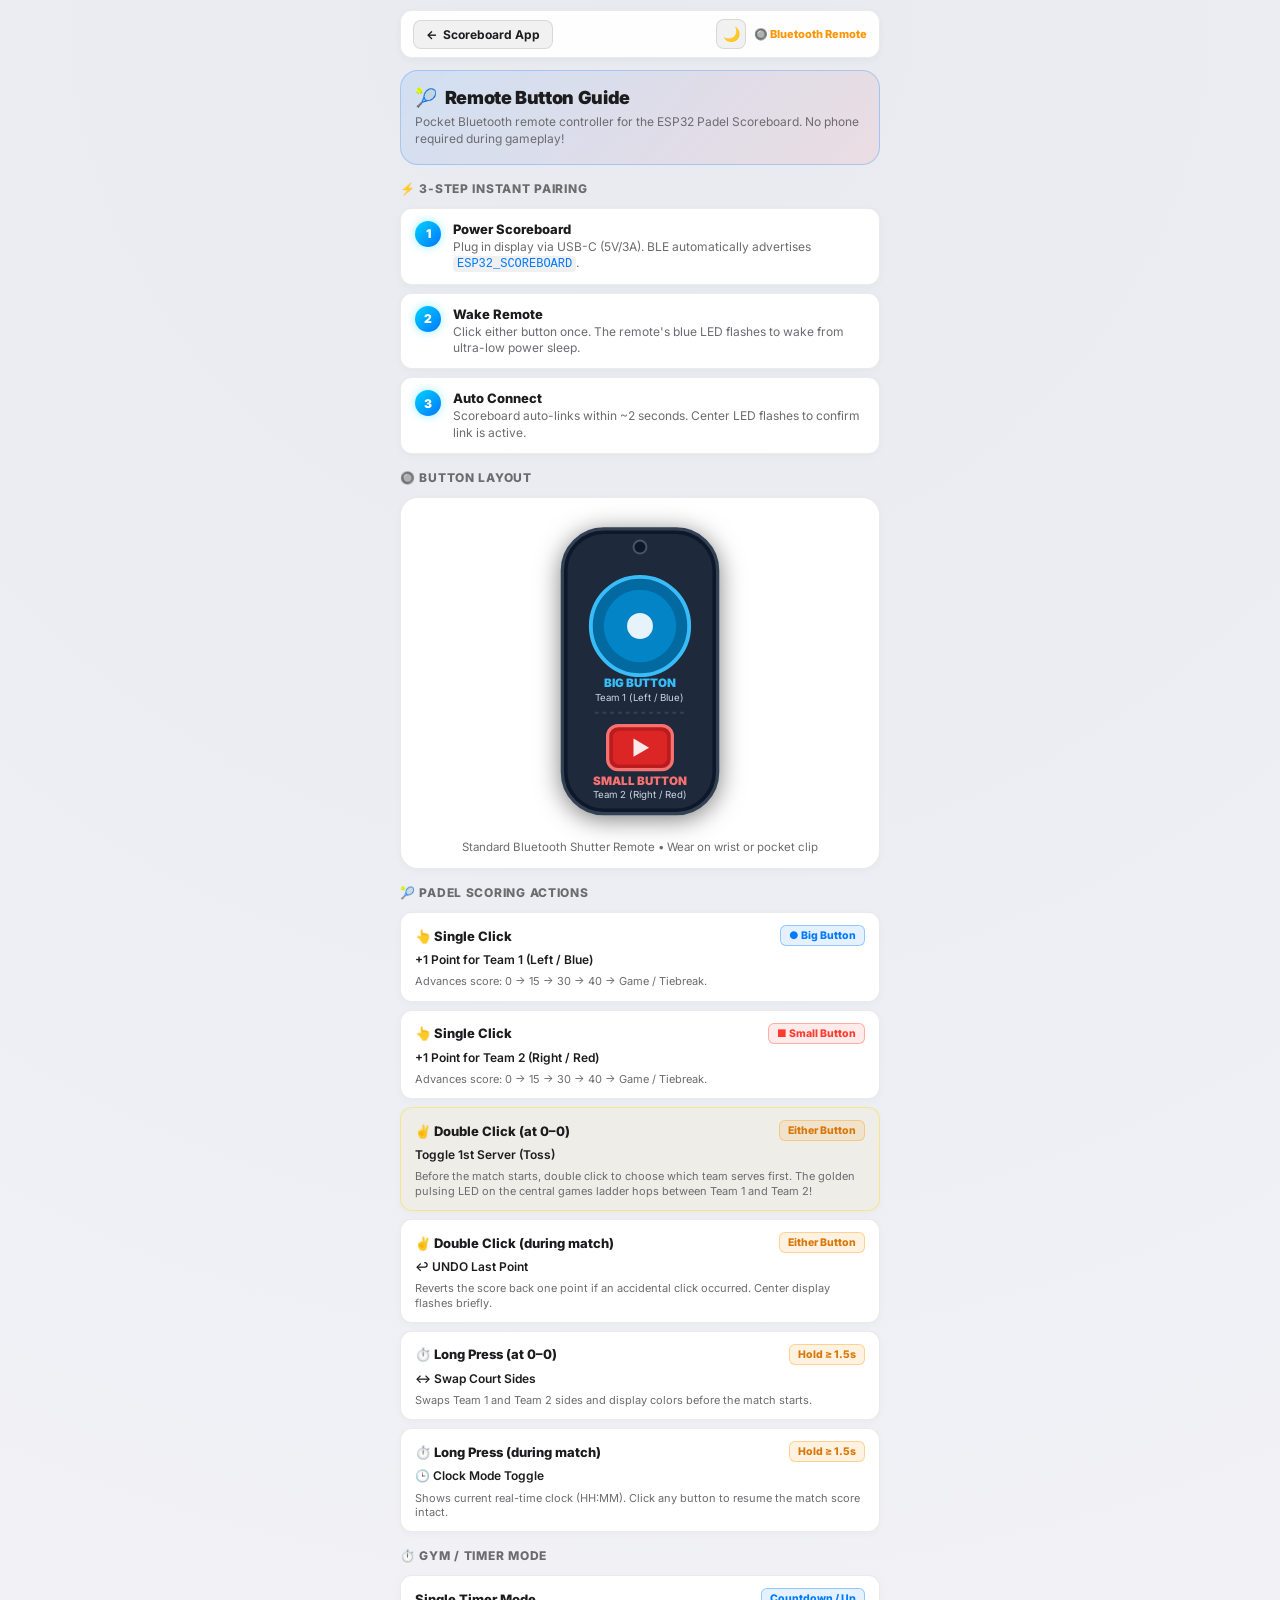
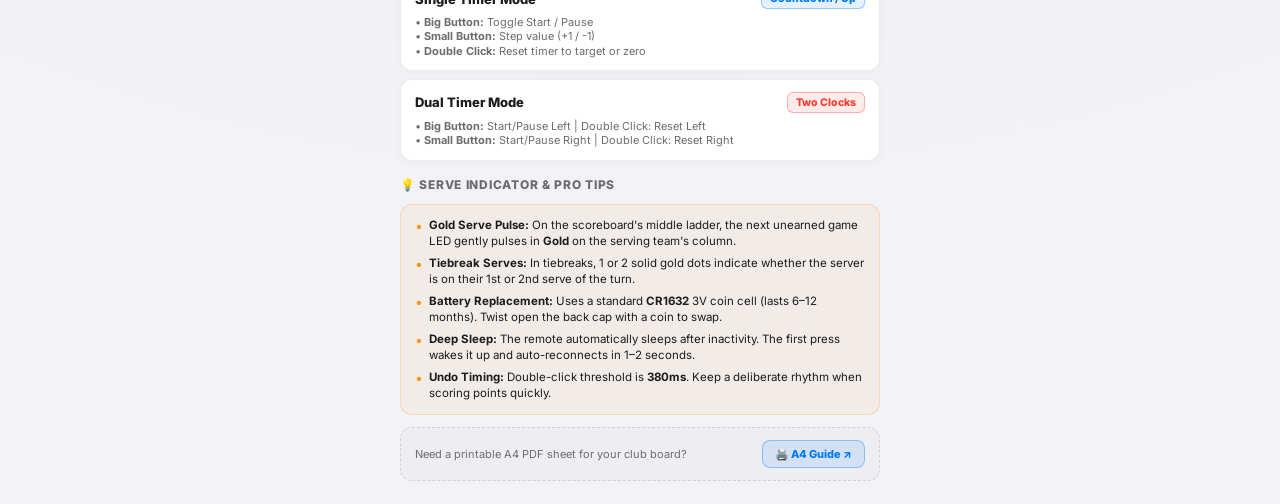
<file: quick_start_bt_button_mobile.html>
<!DOCTYPE html>
<html lang="en" data-theme="light">
<head>
  <meta charset="UTF-8">
  <meta name="viewport" content="width=device-width, initial-scale=1.0, maximum-scale=1.0, viewport-fit=cover">
  <title>Remote Guide - Padel Scoreboard</title>
  <meta name="description" content="Mobile Quick Start Guide for the Bluetooth Remote Clicker of the ESP32 Padel Scoreboard.">
  <meta name="theme-color" content="#f2f2f7">
  <link rel="icon" type="image/png" sizes="64x64" href="favicon.png">
  <link rel="apple-touch-icon" sizes="180x180" href="apple-touch-icon.png">
  <link rel="preconnect" href="https://fonts.googleapis.com">
  <link rel="preconnect" href="https://fonts.gstatic.com" crossorigin>
  <link href="https://fonts.googleapis.com/css2?family=Inter:wght@400;500;600;700;800;900&family=JetBrains+Mono:wght@600;800&display=swap" rel="stylesheet">
  <script>
    (function() {
      try {
        const p = new URLSearchParams(window.location.search).get('theme');
        const t = p || localStorage.getItem('appTheme') || 'light';
        document.documentElement.setAttribute('data-theme', t);
        const meta = document.querySelector('meta[name="theme-color"]');
        if (meta) meta.setAttribute('content', t === 'dark' ? '#080c14' : '#f2f2f7');
      } catch (e) { }
    })();
  </script>
  <style>
    :root {
      --bg-base: #080c14;
      --bg-surface: #101726;
      --bg-card: rgba(16, 23, 38, 0.95);
      --bg-card-border: rgba(255, 255, 255, 0.08);
      --team1-blue: #00d2ff;
      --team1-glow: rgba(0, 210, 255, 0.3);
      --team2-red: #ff3366;
      --team2-glow: rgba(255, 51, 102, 0.3);
      --accent-green: #00e676;
      --accent-gold: #ffd700;
      --text-main: #f0f4f8;
      --text-muted: #8899aa;
      --radius-xl: 18px;
      --radius-lg: 12px;
      --radius-md: 8px;
      --safe-top: env(safe-area-inset-top, 0px);
      --safe-bottom: env(safe-area-inset-bottom, 0px);
    }

    * {
      box-sizing: border-box;
      margin: 0;
      padding: 0;
      -webkit-tap-highlight-color: transparent;
    }

    body {
      font-family: 'Inter', -apple-system, BlinkMacSystemFont, sans-serif;
      background: radial-gradient(circle at 50% 0%, #16243c 0%, var(--bg-base) 85%);
      background-attachment: fixed;
      color: var(--text-main);
      min-height: 100vh;
      min-height: 100dvh;
      display: flex;
      flex-direction: column;
      align-items: center;
      padding: calc(10px + var(--safe-top)) 12px calc(24px + var(--safe-bottom)) 12px;
    }

    .shell {
      width: 100%;
      max-width: 480px;
      display: flex;
      flex-direction: column;
      gap: 12px;
    }

    /* Top Nav Bar */
    .top-bar {
      display: flex;
      align-items: center;
      justify-content: space-between;
      background: var(--bg-card);
      backdrop-filter: blur(16px);
      border: 1px solid var(--bg-card-border);
      border-radius: var(--radius-lg);
      padding: 8px 12px;
    }

    .btn-back {
      display: inline-flex;
      align-items: center;
      gap: 6px;
      padding: 6px 12px;
      border-radius: var(--radius-md);
      background: rgba(255, 255, 255, 0.08);
      border: 1px solid rgba(255, 255, 255, 0.12);
      color: var(--text-main);
      text-decoration: none;
      font-size: 12px;
      font-weight: 700;
      cursor: pointer;
      transition: background 0.15s ease;
    }
    .btn-back:hover, .btn-back:active {
      background: rgba(255, 255, 255, 0.16);
    }

    .btn-theme-toggle {
      display: inline-flex;
      align-items: center;
      justify-content: center;
      width: 30px;
      height: 30px;
      border-radius: var(--radius-md);
      background: rgba(255, 255, 255, 0.08);
      border: 1px solid rgba(255, 255, 255, 0.12);
      color: var(--text-main);
      font-size: 14px;
      cursor: pointer;
      transition: all 0.15s ease;
    }
    .btn-theme-toggle:hover {
      background: rgba(255, 255, 255, 0.16);
    }
    .btn-theme-toggle:active {
      transform: scale(0.92);
    }

    .top-badge {
      font-size: 11px;
      font-weight: 800;
      color: var(--accent-gold);
      display: flex;
      align-items: center;
      gap: 5px;
    }

    /* Hero Banner */
    .hero-card {
      background: linear-gradient(135deg, rgba(0, 210, 255, 0.12), rgba(255, 51, 102, 0.10));
      border: 1px solid rgba(0, 210, 255, 0.25);
      border-radius: var(--radius-xl);
      padding: 16px 14px;
      display: flex;
      flex-direction: column;
      gap: 6px;
    }

    .hero-title {
      font-size: 18px;
      font-weight: 900;
      letter-spacing: -0.02em;
      display: flex;
      align-items: center;
      gap: 8px;
      color: #fff;
    }

    .hero-desc {
      font-size: 12px;
      color: var(--text-muted);
      line-height: 1.4;
    }

    /* Section Header */
    .section-title {
      font-size: 12px;
      font-weight: 800;
      text-transform: uppercase;
      letter-spacing: 0.06em;
      color: var(--text-muted);
      display: flex;
      align-items: center;
      gap: 6px;
      margin-top: 4px;
    }

    /* Step Cards Grid */
    .steps-grid {
      display: grid;
      grid-template-columns: 1fr;
      gap: 8px;
    }

    .step-card {
      background: var(--bg-card);
      border: 1px solid var(--bg-card-border);
      border-radius: var(--radius-lg);
      padding: 12px 14px;
      display: flex;
      gap: 12px;
      align-items: flex-start;
    }

    .step-num {
      width: 26px;
      height: 26px;
      border-radius: 50%;
      background: linear-gradient(135deg, #00d2ff, #0077ff);
      color: #fff;
      font-size: 12px;
      font-weight: 900;
      display: flex;
      align-items: center;
      justify-content: center;
      flex-shrink: 0;
      box-shadow: 0 0 10px rgba(0, 210, 255, 0.4);
    }

    .step-info h4 {
      font-size: 13px;
      font-weight: 800;
      color: #fff;
      margin-bottom: 2px;
    }
    .step-info p {
      font-size: 12px;
      color: var(--text-muted);
      line-height: 1.35;
    }

    /* Visual Remote Diagram Box */
    .remote-visual-card {
      background: var(--bg-card);
      border: 1px solid var(--bg-card-border);
      border-radius: var(--radius-xl);
      padding: 14px;
      display: flex;
      flex-direction: column;
      align-items: center;
      gap: 10px;
    }

    .remote-svg-box {
      width: 100%;
      max-width: 220px;
      margin: 4px auto;
    }

    /* Action Control Cards */
    .actions-list {
      display: flex;
      flex-direction: column;
      gap: 8px;
    }

    .action-card {
      background: var(--bg-card);
      border: 1px solid var(--bg-card-border);
      border-radius: var(--radius-lg);
      padding: 12px 14px;
      display: flex;
      flex-direction: column;
      gap: 6px;
    }

    .action-header {
      display: flex;
      align-items: center;
      justify-content: space-between;
      gap: 8px;
    }

    .action-trigger {
      font-size: 13px;
      font-weight: 800;
      color: #fff;
      display: flex;
      align-items: center;
      gap: 6px;
    }

    .action-badge {
      font-size: 10.5px;
      font-weight: 800;
      padding: 3px 8px;
      border-radius: 6px;
      white-space: nowrap;
    }
    .badge-t1 {
      background: rgba(0, 210, 255, 0.15);
      border: 1px solid rgba(0, 210, 255, 0.4);
      color: var(--team1-blue);
    }
    .badge-t2 {
      background: rgba(255, 51, 102, 0.15);
      border: 1px solid rgba(255, 51, 102, 0.4);
      color: var(--team2-red);
    }
    .badge-both {
      background: rgba(255, 215, 0, 0.15);
      border: 1px solid rgba(255, 215, 0, 0.4);
      color: var(--accent-gold);
    }

    .action-effect {
      font-size: 12px;
      color: var(--text-main);
      font-weight: 600;
      line-height: 1.35;
    }

    .action-detail {
      font-size: 11px;
      color: var(--text-muted);
      line-height: 1.3;
    }

    /* Pro Tips Grid */
    .tip-card {
      background: rgba(255, 215, 0, 0.05);
      border: 1px solid rgba(255, 215, 0, 0.2);
      border-radius: var(--radius-lg);
      padding: 12px 14px;
      display: flex;
      flex-direction: column;
      gap: 6px;
    }

    .tip-item {
      font-size: 11.5px;
      color: var(--text-main);
      line-height: 1.4;
      padding-left: 14px;
      position: relative;
    }
    .tip-item::before {
      content: "•";
      color: var(--accent-gold);
      font-size: 14px;
      position: absolute;
      left: 0;
      top: -1px;
    }

    /* Print Link Card */
    .print-switch-card {
      background: rgba(255, 255, 255, 0.04);
      border: 1px dashed var(--bg-card-border);
      border-radius: var(--radius-lg);
      padding: 12px 14px;
      display: flex;
      align-items: center;
      justify-content: space-between;
      gap: 10px;
    }

    .print-switch-text {
      font-size: 11px;
      color: var(--text-muted);
    }

    .btn-print-link {
      display: inline-flex;
      align-items: center;
      gap: 5px;
      padding: 6px 12px;
      border-radius: var(--radius-md);
      background: rgba(0, 210, 255, 0.15);
      border: 1px solid rgba(0, 210, 255, 0.35);
      color: var(--team1-blue);
      text-decoration: none;
      font-size: 11px;
      font-weight: 800;
      white-space: nowrap;
    }

    /* ── Light Theme Overrides ── */
    [data-theme="light"] {
      --bg-base: #f2f2f7;
      --bg-surface: #ffffff;
      --bg-card: #ffffff;
      --bg-card-border: rgba(0, 0, 0, 0.08);
      --team1-blue: #007aff;
      --team1-glow: rgba(0, 122, 255, 0.25);
      --team2-red: #ff3b30;
      --team2-glow: rgba(255, 59, 48, 0.25);
      --accent-green: #34c759;
      --accent-gold: #ff9500;
      --text-main: #1c1c1e;
      --text-muted: #6c6c70;
    }
    [data-theme="light"] body {
      background: radial-gradient(circle at 50% 0%, #e8eaf0 0%, #f2f2f7 85%);
      color: var(--text-main);
    }
    [data-theme="light"] .top-bar {
      background: rgba(255, 255, 255, 0.92);
      border-color: rgba(0, 0, 0, 0.08);
      box-shadow: 0 2px 8px rgba(0, 0, 0, 0.04);
    }
    [data-theme="light"] .btn-back,
    [data-theme="light"] .btn-theme-toggle {
      background: rgba(0, 0, 0, 0.05);
      border-color: rgba(0, 0, 0, 0.10);
      color: var(--text-main);
    }
    [data-theme="light"] .btn-back:hover,
    [data-theme="light"] .btn-theme-toggle:hover {
      background: rgba(0, 0, 0, 0.09);
    }
    [data-theme="light"] .hero-card {
      background: linear-gradient(135deg, rgba(0, 122, 255, 0.10), rgba(255, 59, 48, 0.08));
      border-color: rgba(0, 122, 255, 0.25);
    }
    [data-theme="light"] .hero-title,
    [data-theme="light"] .step-info h4,
    [data-theme="light"] .action-trigger {
      color: #1c1c1e;
    }
    [data-theme="light"] .section-title {
      color: #6c6c70;
    }
    [data-theme="light"] .step-card,
    [data-theme="light"] .remote-visual-card,
    [data-theme="light"] .action-card {
      background: #ffffff;
      border-color: rgba(0, 0, 0, 0.08);
      box-shadow: 0 2px 8px rgba(0, 0, 0, 0.03);
    }
    [data-theme="light"] code {
      background: rgba(0, 0, 0, 0.06);
      color: #007aff;
      padding: 1px 4px;
      border-radius: 4px;
    }
    [data-theme="light"] .badge-t1 {
      background: rgba(0, 122, 255, 0.10);
      border-color: rgba(0, 122, 255, 0.35);
      color: #007aff;
    }
    [data-theme="light"] .badge-t2 {
      background: rgba(255, 59, 48, 0.10);
      border-color: rgba(255, 59, 48, 0.35);
      color: #ff3b30;
    }
    [data-theme="light"] .badge-both {
      background: rgba(255, 149, 0, 0.12);
      border-color: rgba(255, 149, 0, 0.35);
      color: #d97706;
    }
    [data-theme="light"] .tip-card {
      background: rgba(255, 149, 0, 0.06);
      border-color: rgba(255, 149, 0, 0.25);
    }
    [data-theme="light"] .print-switch-card {
      background: rgba(0, 0, 0, 0.02);
      border-color: rgba(0, 0, 0, 0.12);
    }
    [data-theme="light"] .btn-print-link {
      background: rgba(0, 122, 255, 0.10);
      border-color: rgba(0, 122, 255, 0.35);
      color: #007aff;
    }
  </style>
</head>
<body>

  <div class="shell">

    <!-- Top Navigation Bar -->
    <header class="top-bar">
      <a href="index.html" class="btn-back" id="btnBack">
        <span>←</span>
        <span>Scoreboard App</span>
      </a>
      <div style="display: flex; align-items: center; gap: 8px;">
        <button type="button" class="btn-theme-toggle" id="btnThemeToggle" title="Toggle theme">
          <span id="themeToggleIcon">🌙</span>
        </button>
        <div class="top-badge">
          <span>🔘 Bluetooth Remote</span>
        </div>
      </div>
    </header>

    <!-- Hero Card -->
    <div class="hero-card">
      <div class="hero-title">
        <span>🎾</span>
        <span>Remote Button Guide</span>
      </div>
      <div class="hero-desc">
        Pocket Bluetooth remote controller for the ESP32 Padel Scoreboard. No phone required during gameplay!
      </div>
    </div>

    <!-- Quick Pairing 3 Steps -->
    <div class="section-title">
      <span>⚡ 3-Step Instant Pairing</span>
    </div>
    <div class="steps-grid">
      <div class="step-card">
        <div class="step-num">1</div>
        <div class="step-info">
          <h4>Power Scoreboard</h4>
          <p>Plug in display via USB-C (5V/3A). BLE automatically advertises <code>ESP32_SCOREBOARD</code>.</p>
        </div>
      </div>
      <div class="step-card">
        <div class="step-num">2</div>
        <div class="step-info">
          <h4>Wake Remote</h4>
          <p>Click either button once. The remote's blue LED flashes to wake from ultra-low power sleep.</p>
        </div>
      </div>
      <div class="step-card">
        <div class="step-num">3</div>
        <div class="step-info">
          <h4>Auto Connect</h4>
          <p>Scoreboard auto-links within ~2 seconds. Center LED flashes to confirm link is active.</p>
        </div>
      </div>
    </div>

    <!-- Remote Diagram Illustration -->
    <div class="section-title">
      <span>🔘 Button Layout</span>
    </div>
    <div class="remote-visual-card">
      <div class="remote-svg-box">
        <svg viewBox="0 0 170 240" width="100%" height="auto" style="display: block; filter: drop-shadow(0 4px 12px rgba(0,0,0,0.5));">
          <!-- Body -->
          <rect x="25" y="10" width="120" height="220" rx="32" fill="#0f172a" stroke="#334155" stroke-width="2.5"/>
          <rect x="29" y="14" width="112" height="212" rx="28" fill="#1e293b"/>
          
          <!-- Lanyard loop hole at top -->
          <circle cx="85" cy="24" r="5" fill="#0f172a" stroke="#475569" stroke-width="1.5"/>

          <!-- BIG BUTTON (Top / Blue) -->
          <g>
            <circle cx="85" cy="85" r="38" fill="#0369a1" stroke="#38bdf8" stroke-width="3"/>
            <circle cx="85" cy="85" r="28" fill="#0284c7"/>
            <circle cx="85" cy="85" r="10" fill="#ffffff" opacity="0.9"/>
            <text x="85" y="132" font-size="9" fill="#38bdf8" text-anchor="middle" font-weight="900" font-family="'Inter', sans-serif">BIG BUTTON</text>
            <text x="85" y="143" font-size="7.5" fill="#cbd5e1" text-anchor="middle" font-family="'Inter', sans-serif">Team 1 (Left / Blue)</text>
          </g>

          <!-- Divider Accent -->
          <line x1="50" y1="152" x2="120" y2="152" stroke="#334155" stroke-width="1.5" stroke-dasharray="3 3"/>

          <!-- SMALL BUTTON (Bottom / Red) -->
          <g>
            <rect x="60" y="162" width="50" height="34" rx="8" fill="#b91c1c" stroke="#f87171" stroke-width="2.5"/>
            <rect x="64" y="166" width="42" height="26" rx="5" fill="#dc2626"/>
            <polygon points="80,172 92,179 80,186" fill="#ffffff" opacity="0.9"/>
            <text x="85" y="208" font-size="9" fill="#f87171" text-anchor="middle" font-weight="900" font-family="'Inter', sans-serif">SMALL BUTTON</text>
            <text x="85" y="218" font-size="7.5" fill="#cbd5e1" text-anchor="middle" font-family="'Inter', sans-serif">Team 2 (Right / Red)</text>
          </g>
        </svg>
      </div>
      <div style="font-size: 11.5px; color: var(--text-muted); text-align: center;">
        Standard Bluetooth Shutter Remote • Wear on wrist or pocket clip
      </div>
    </div>

    <!-- Match Controls List -->
    <div class="section-title">
      <span>🎾 Padel Scoring Actions</span>
    </div>
    <div class="actions-list">

      <!-- Action 1: Team 1 Point -->
      <div class="action-card">
        <div class="action-header">
          <span class="action-trigger">👆 Single Click</span>
          <span class="action-badge badge-t1">● Big Button</span>
        </div>
        <div class="action-effect">+1 Point for Team 1 (Left / Blue)</div>
        <div class="action-detail">Advances score: 0 → 15 → 30 → 40 → Game / Tiebreak.</div>
      </div>

      <!-- Action 2: Team 2 Point -->
      <div class="action-card">
        <div class="action-header">
          <span class="action-trigger">👆 Single Click</span>
          <span class="action-badge badge-t2">■ Small Button</span>
        </div>
        <div class="action-effect">+1 Point for Team 2 (Right / Red)</div>
        <div class="action-detail">Advances score: 0 → 15 → 30 → 40 → Game / Tiebreak.</div>
      </div>

      <!-- Action 3: Serve Toggle (at 0-0) -->
      <div class="action-card" style="border-color: rgba(255, 215, 0, 0.4); background: rgba(255, 215, 0, 0.05);">
        <div class="action-header">
          <span class="action-trigger">✌️ Double Click (at 0–0)</span>
          <span class="action-badge badge-both">Either Button</span>
        </div>
        <div class="action-effect">Toggle 1st Server (Toss)</div>
        <div class="action-detail">Before the match starts, double click to choose which team serves first. The golden pulsing LED on the central games ladder hops between Team 1 and Team 2!</div>
      </div>

      <!-- Action 4: Undo (during match) -->
      <div class="action-card">
        <div class="action-header">
          <span class="action-trigger">✌️ Double Click (during match)</span>
          <span class="action-badge badge-both">Either Button</span>
        </div>
        <div class="action-effect">↩️ UNDO Last Point</div>
        <div class="action-detail">Reverts the score back one point if an accidental click occurred. Center display flashes briefly.</div>
      </div>

      <!-- Action 5: Swap Sides -->
      <div class="action-card">
        <div class="action-header">
          <span class="action-trigger">⏱️ Long Press (at 0–0)</span>
          <span class="action-badge badge-both">Hold ≥ 1.5s</span>
        </div>
        <div class="action-effect">↔️ Swap Court Sides</div>
        <div class="action-detail">Swaps Team 1 and Team 2 sides and display colors before the match starts.</div>
      </div>

      <!-- Action 6: Clock Mode -->
      <div class="action-card">
        <div class="action-header">
          <span class="action-trigger">⏱️ Long Press (during match)</span>
          <span class="action-badge badge-both">Hold ≥ 1.5s</span>
        </div>
        <div class="action-effect">🕒 Clock Mode Toggle</div>
        <div class="action-detail">Shows current real-time clock (HH:MM). Click any button to resume the match score intact.</div>
      </div>

    </div>

    <!-- Gym / Counter Mode -->
    <div class="section-title">
      <span>⏱️ Gym / Timer Mode</span>
    </div>
    <div class="actions-list">
      <div class="action-card">
        <div class="action-header">
          <span class="action-trigger">Single Timer Mode</span>
          <span class="action-badge badge-t1">Countdown / Up</span>
        </div>
        <div class="action-detail">
          • <strong>Big Button:</strong> Toggle Start / Pause<br>
          • <strong>Small Button:</strong> Step value (+1 / -1)<br>
          • <strong>Double Click:</strong> Reset timer to target or zero
        </div>
      </div>
      <div class="action-card">
        <div class="action-header">
          <span class="action-trigger">Dual Timer Mode</span>
          <span class="action-badge badge-t2">Two Clocks</span>
        </div>
        <div class="action-detail">
          • <strong>Big Button:</strong> Start/Pause Left | Double Click: Reset Left<br>
          • <strong>Small Button:</strong> Start/Pause Right | Double Click: Reset Right
        </div>
      </div>
    </div>

    <!-- Serve Indicator & Battery Pro Tips -->
    <div class="section-title">
      <span>💡 Serve Indicator & Pro Tips</span>
    </div>
    <div class="tip-card">
      <div class="tip-item">
        <strong>Gold Serve Pulse:</strong> On the scoreboard's middle ladder, the next unearned game LED gently pulses in <strong>Gold</strong> on the serving team's column.
      </div>
      <div class="tip-item">
        <strong>Tiebreak Serves:</strong> In tiebreaks, 1 or 2 solid gold dots indicate whether the server is on their 1st or 2nd serve of the turn.
      </div>
      <div class="tip-item">
        <strong>Battery Replacement:</strong> Uses a standard <strong>CR1632</strong> 3V coin cell (lasts 6–12 months). Twist open the back cap with a coin to swap.
      </div>
      <div class="tip-item">
        <strong>Deep Sleep:</strong> The remote automatically sleeps after inactivity. The first press wakes it up and auto-reconnects in 1–2 seconds.
      </div>
      <div class="tip-item">
        <strong>Undo Timing:</strong> Double-click threshold is <strong>380ms</strong>. Keep a deliberate rhythm when scoring points quickly.
      </div>
    </div>

    <!-- Printable A4 Switch -->
    <div class="print-switch-card">
      <div class="print-switch-text">
        Need a printable A4 PDF sheet for your club board?
      </div>
      <a href="quick_start_bt_button.html" target="_blank" class="btn-print-link">
        <span>🖨️ A4 Guide ↗</span>
      </a>
    </div>

  </div>

  <script>
    // Theme Manager
    function getTargetTheme() {
      const p = new URLSearchParams(window.location.search).get('theme');
      let saved = 'light';
      try { saved = localStorage.getItem('appTheme'); } catch (e) { }
      return p || saved || 'light';
    }

    function applyGuideTheme(theme) {
      document.documentElement.setAttribute('data-theme', theme);
      try { localStorage.setItem('appTheme', theme); } catch (e) { }
      const meta = document.querySelector('meta[name="theme-color"]');
      if (meta) meta.setAttribute('content', theme === 'dark' ? '#080c14' : '#f2f2f7');
      const icon = document.getElementById('themeToggleIcon');
      if (icon) icon.textContent = theme === 'light' ? '🌙' : '☀️';
      // Sync print link URL param
      const printLink = document.querySelector('.btn-print-link');
      if (printLink) {
        const base = printLink.getAttribute('href').split('?')[0];
        printLink.setAttribute('href', `${base}?theme=${encodeURIComponent(theme)}`);
      }
      // Sync back button
      const btnBack = document.getElementById('btnBack');
      if (btnBack) {
        btnBack.setAttribute('href', `index.html?theme=${encodeURIComponent(theme)}`);
      }
    }

    const initialTheme = getTargetTheme();
    applyGuideTheme(initialTheme);

    const btnThemeToggle = document.getElementById('btnThemeToggle');
    if (btnThemeToggle) {
      btnThemeToggle.addEventListener('click', () => {
        const curr = document.documentElement.getAttribute('data-theme') || 'light';
        const next = curr === 'light' ? 'dark' : 'light';
        applyGuideTheme(next);
      });
    }

    // Back button behavior
    const btnBack = document.getElementById('btnBack');
    if (btnBack) {
      btnBack.addEventListener('click', (e) => {
        if (window.history.length > 1) {
          e.preventDefault();
          window.history.back();
        }
      });
    }
  </script>
</body>
</html>
</file>
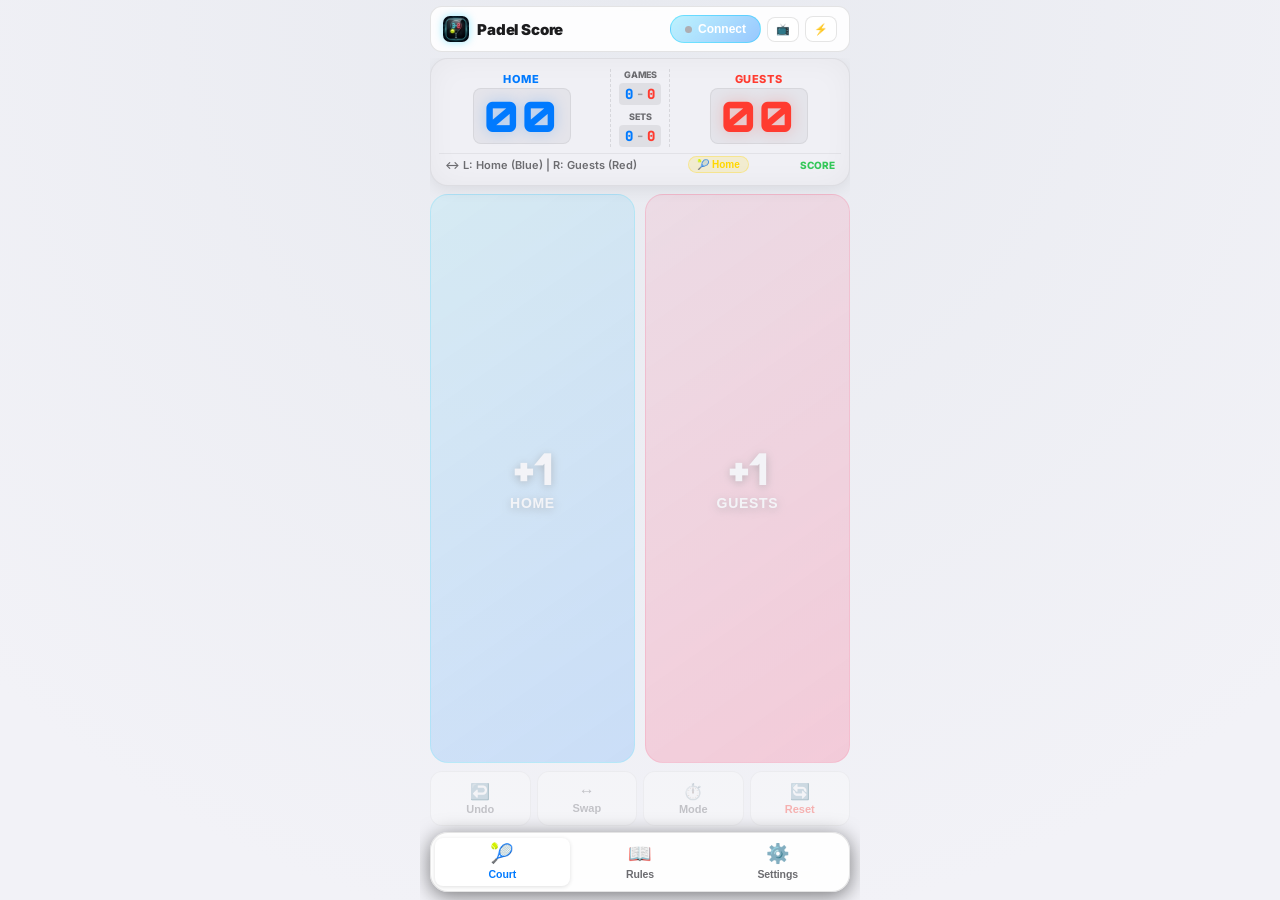
<file: settings.html>
<!DOCTYPE html>
<html lang="en">
<head>
    <meta charset="UTF-8">
    <meta name="viewport" content="width=device-width, initial-scale=1.0">
    <meta http-equiv="refresh" content="0; url=index.html">
    <title>Padel Scoreboard Controller</title>
    <link rel="canonical" href="index.html">
    <script>
        window.location.replace("index.html" + window.location.search + window.location.hash);
    </script>
</head>
<body style="background:#080c14;color:#e8f0fe;font-family:sans-serif;display:flex;align-items:center;justify-content:center;height:100vh;margin:0;">
    <p>Loading <a href="index.html" style="color:#00d2ff;">Padel Scoreboard Controller</a>...</p>
</body>
</html>
</file>
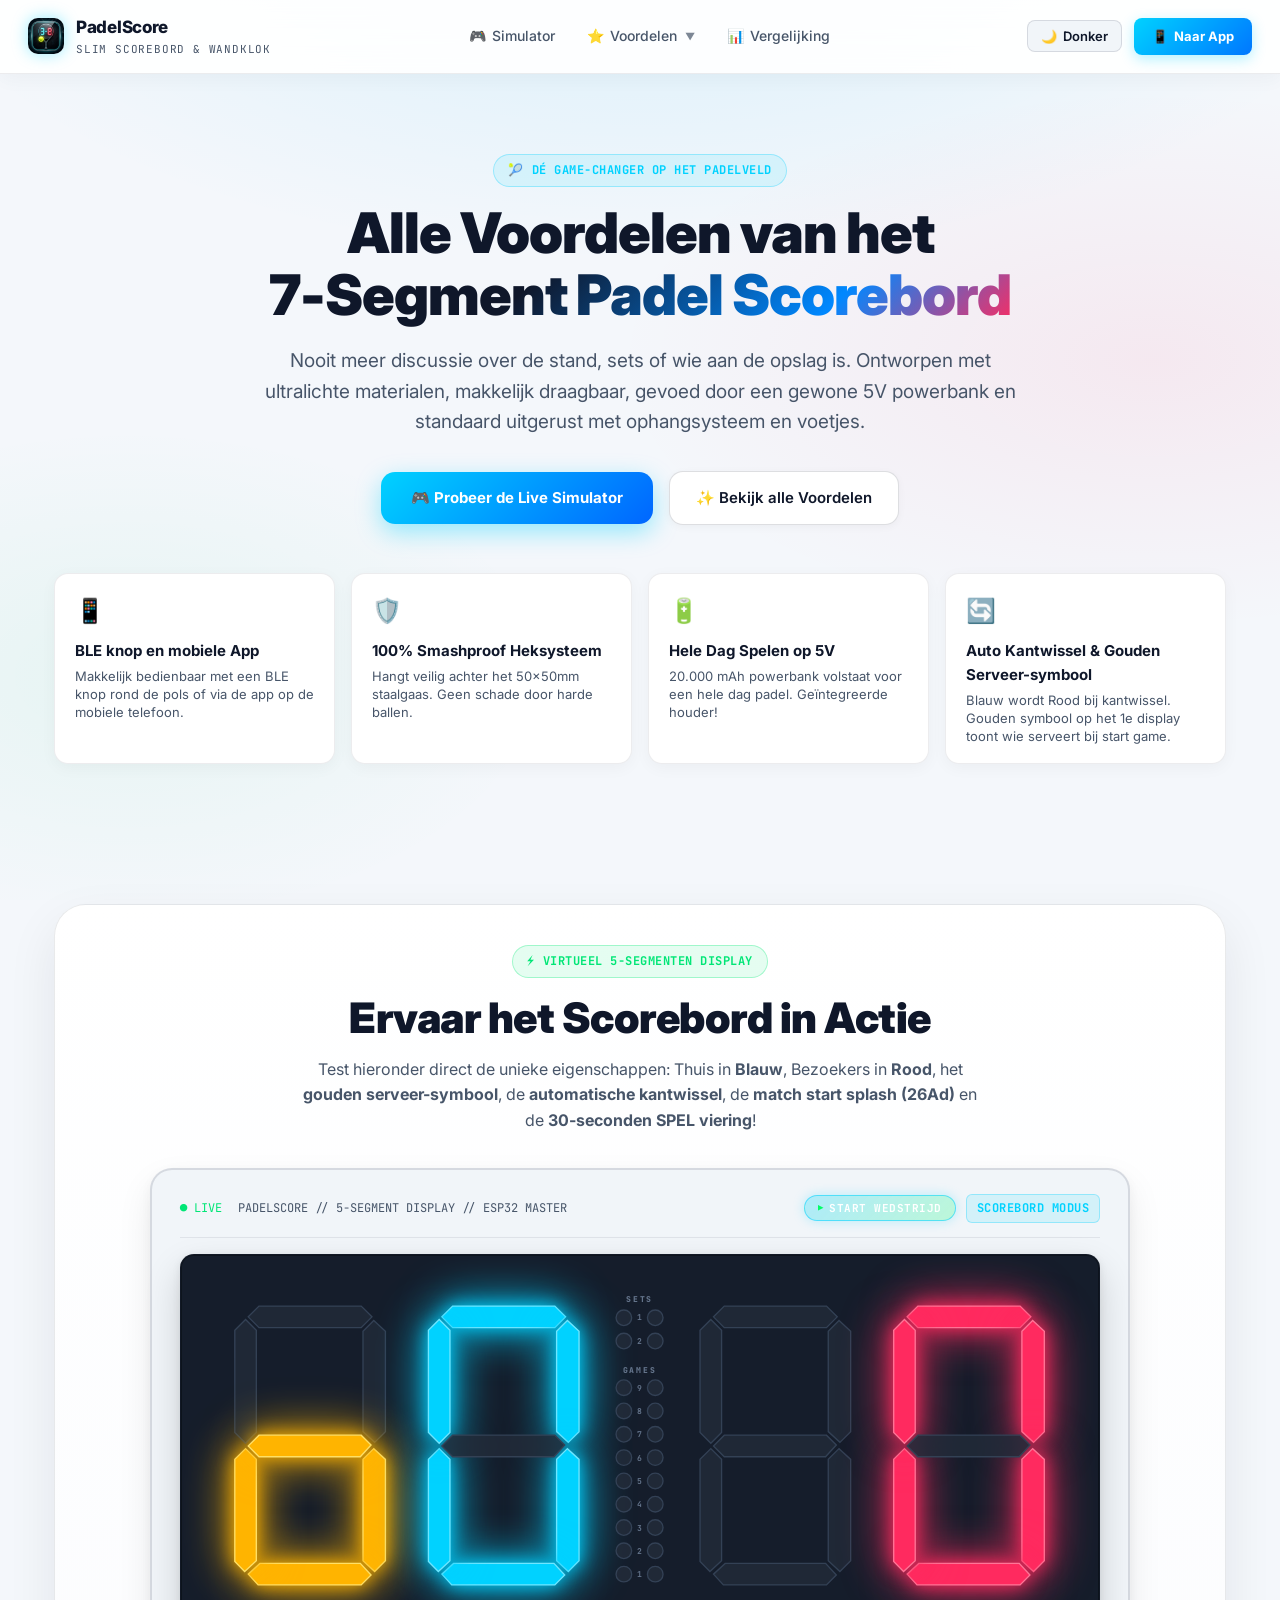
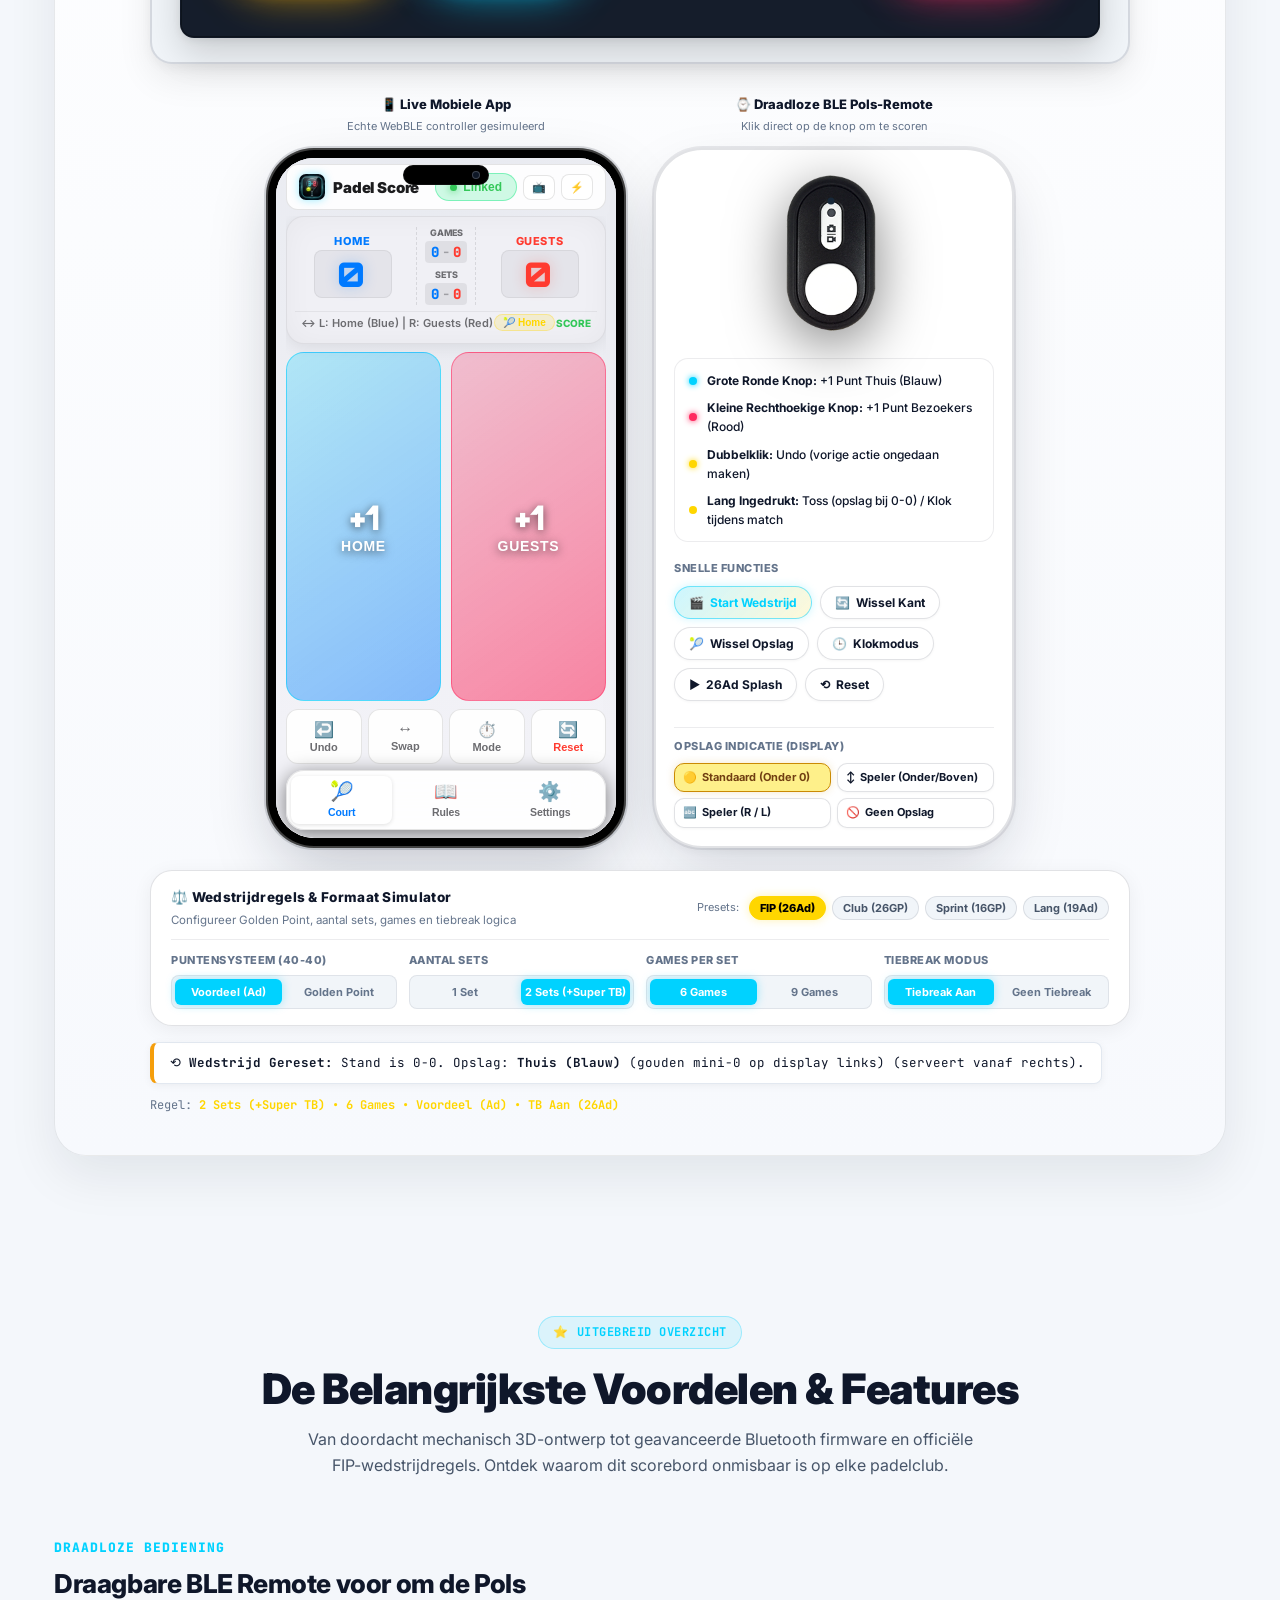
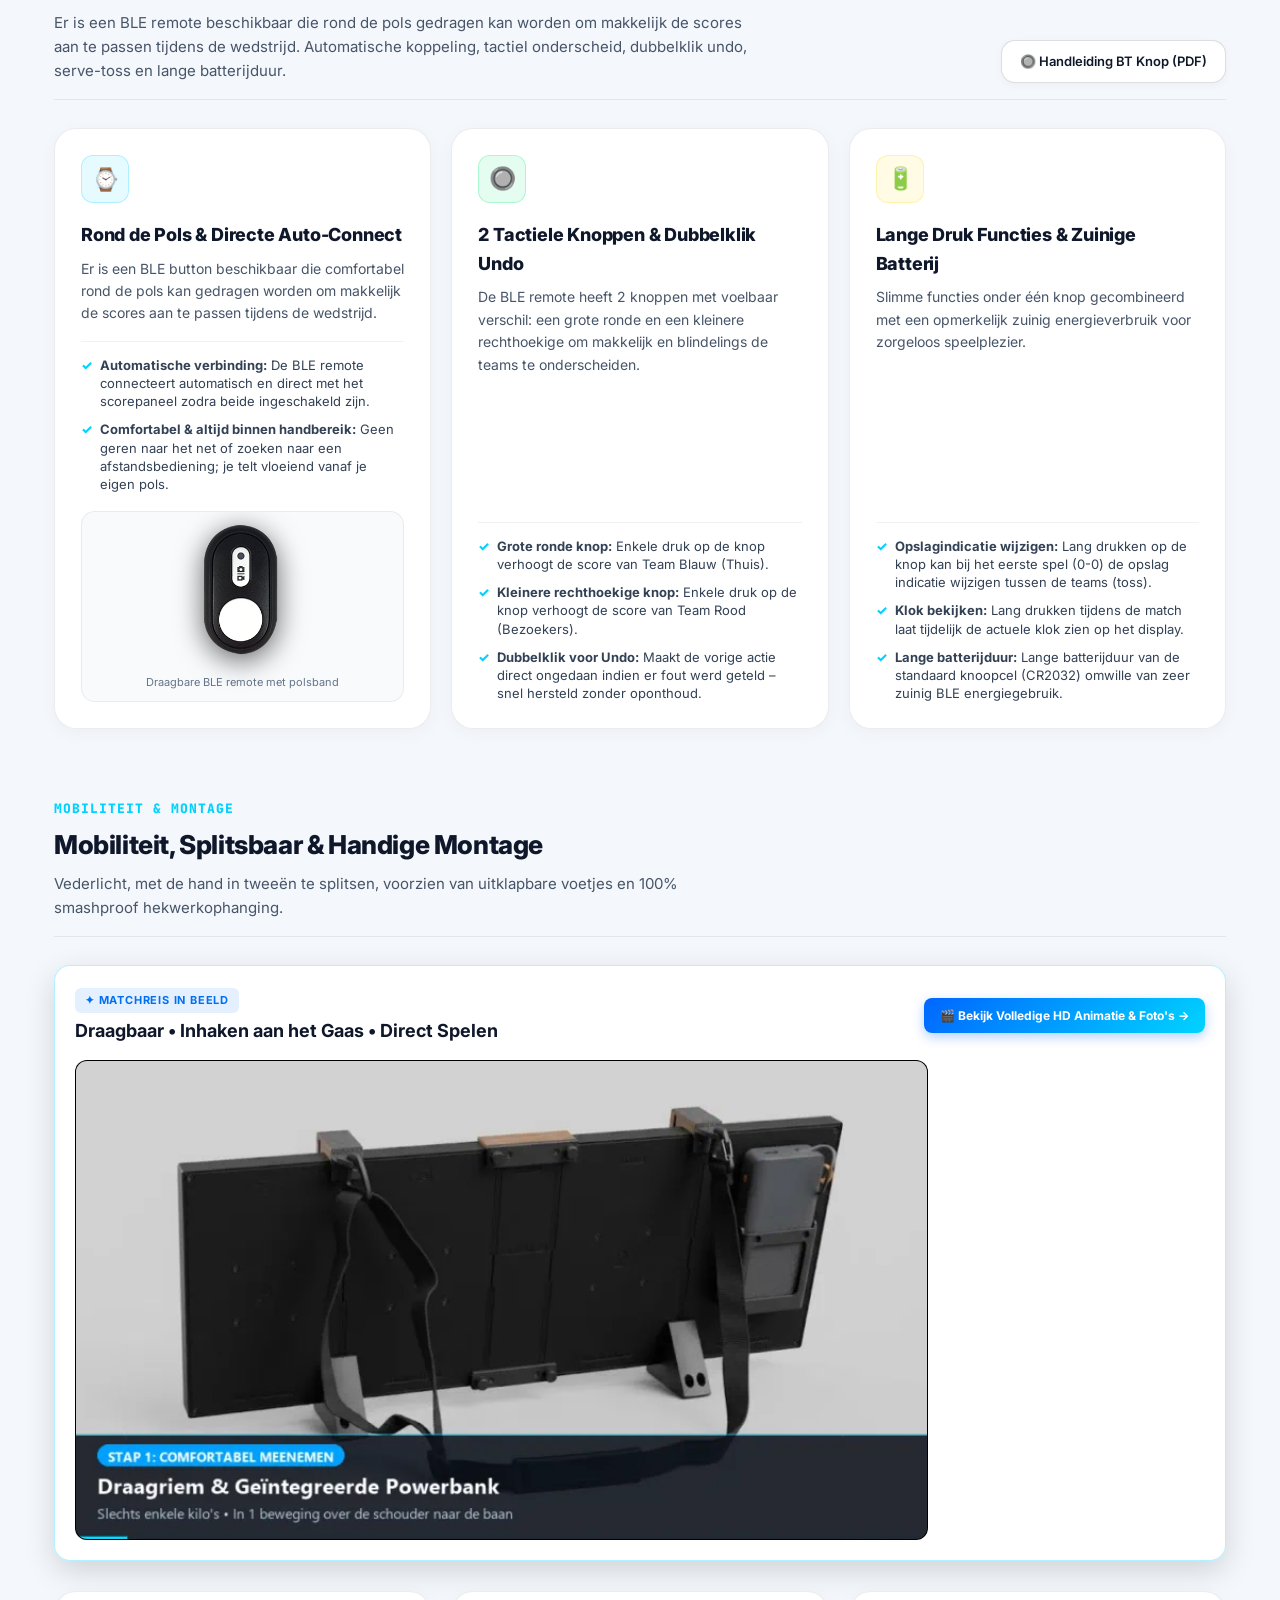
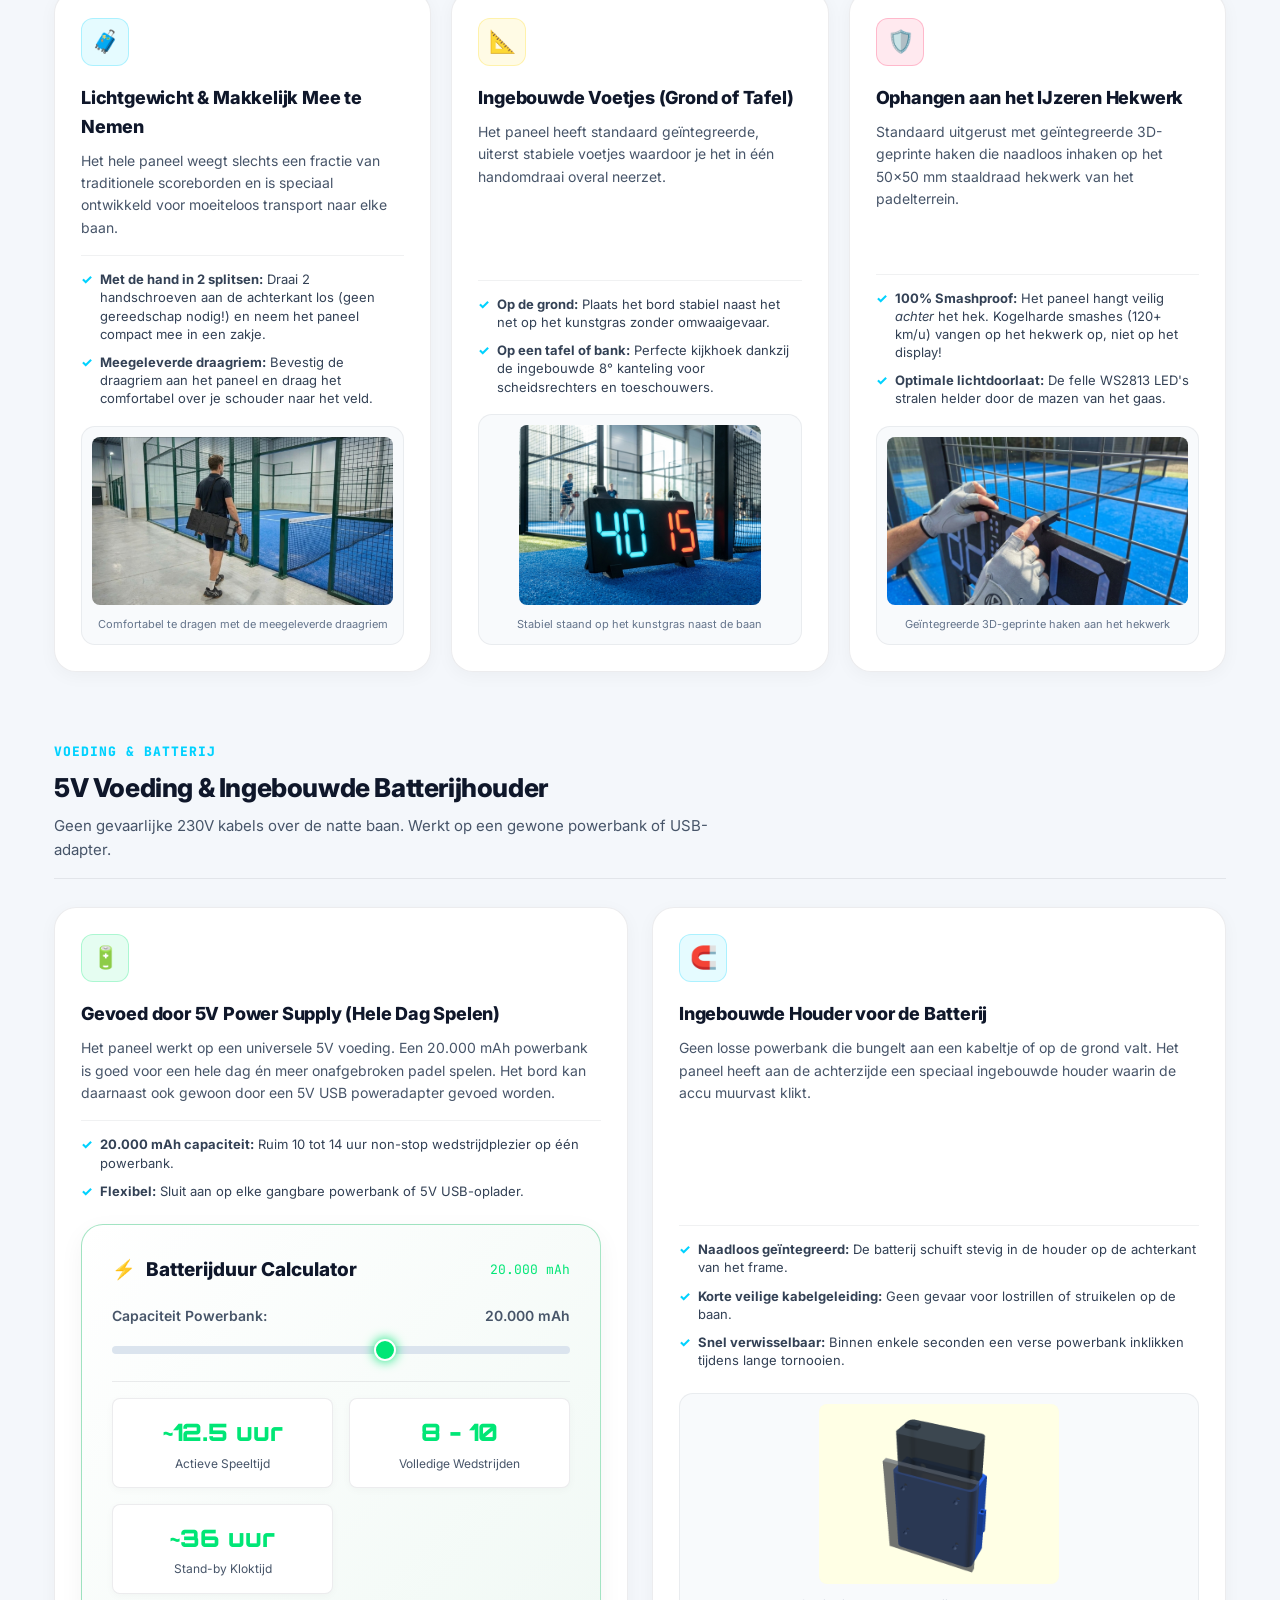
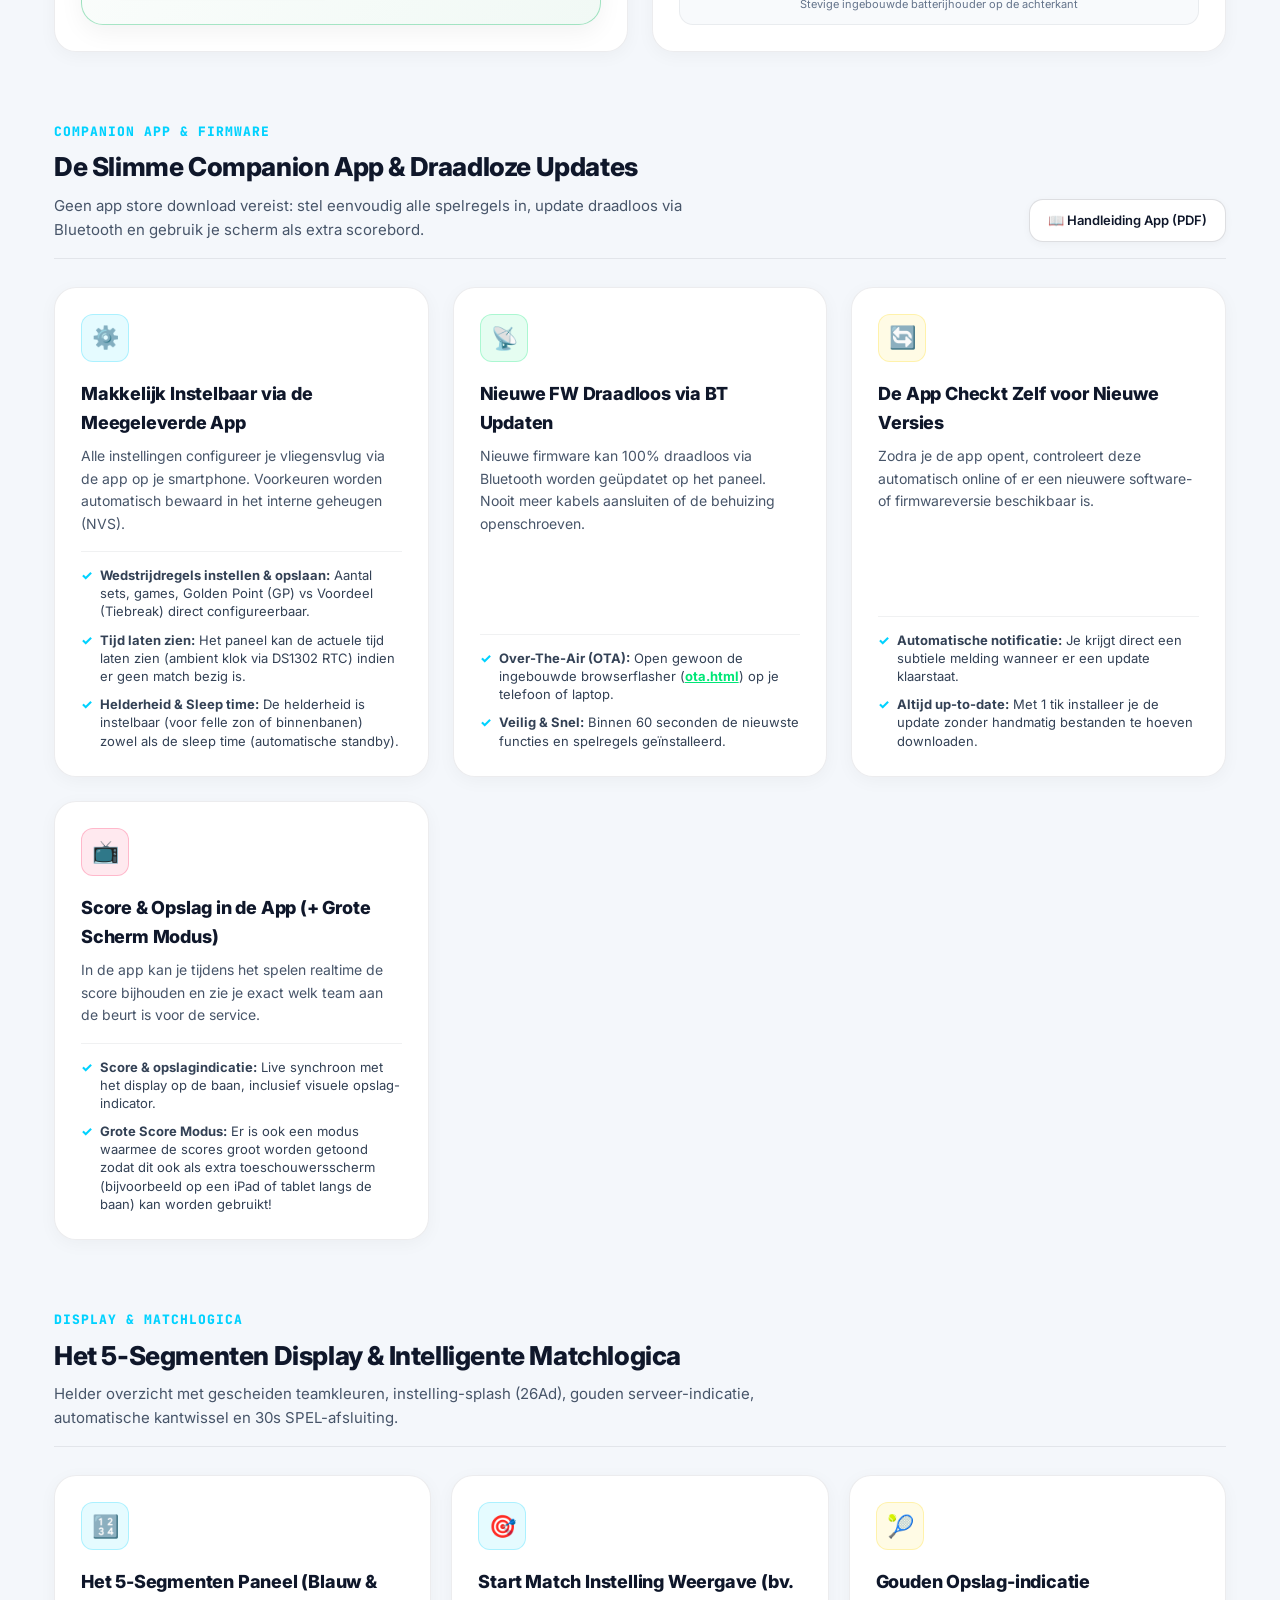
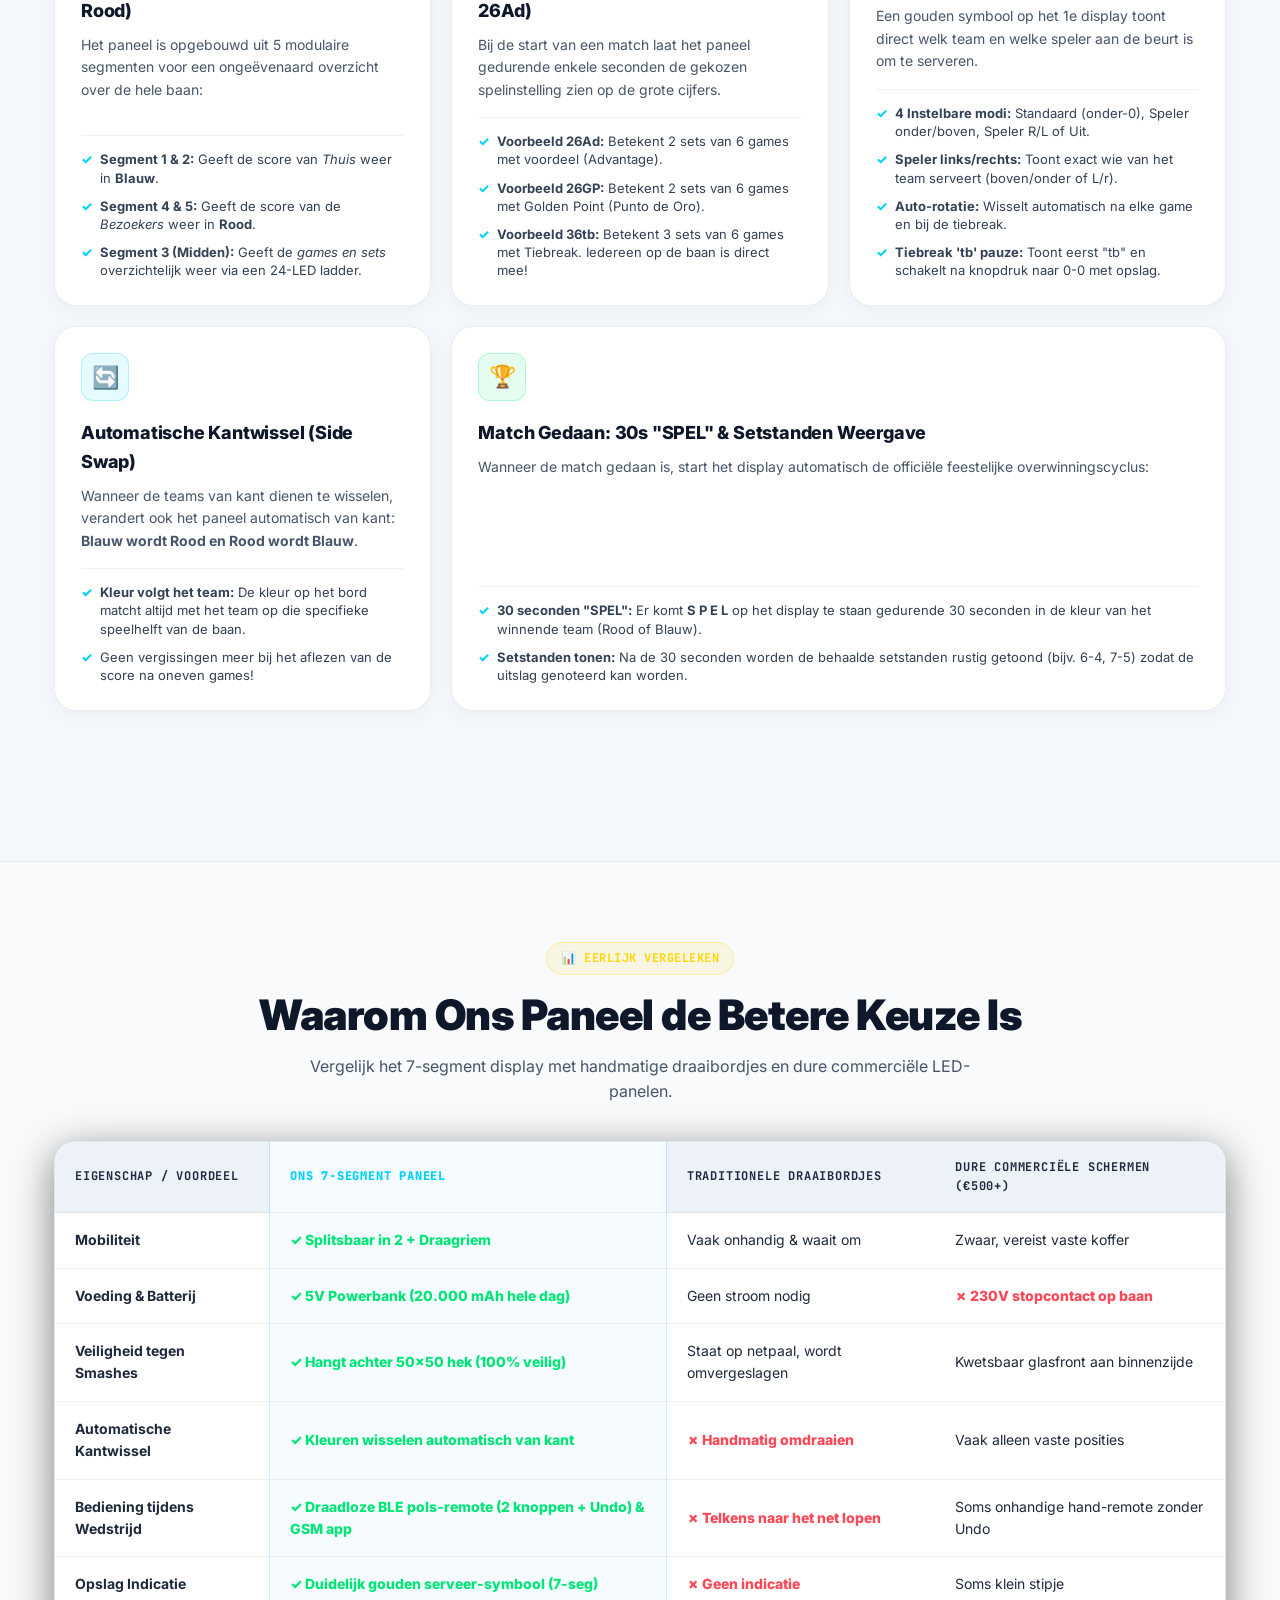
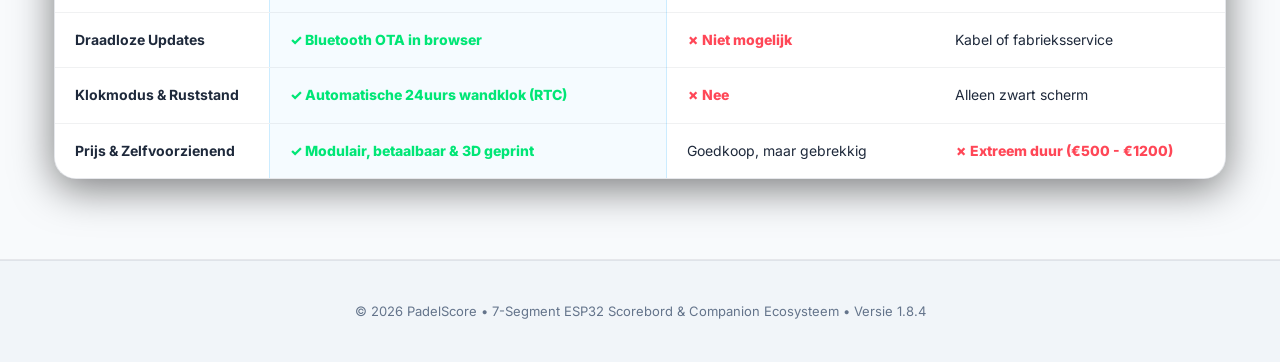
<file: voordelen.html>
<!DOCTYPE html>
<html lang="nl" data-theme="light">
<head>
    <meta charset="UTF-8">
    <meta name="viewport" content="width=device-width, initial-scale=1.0, maximum-scale=1.0, user-scalable=no, viewport-fit=cover">
    <title>PadelScore — De Voordelen van het Ultieme Padel Scorebord</title>
    <meta name="description" content="Ontdek alle voordelen van het modulaire 7-segment padel scorebord: makkelijk bedienbaar met een BLE knop rond de pols of mobiele app, 5V powerbank voeding, veilig hekwerksysteem, automatische kantwissel en meer.">
    <meta name="keywords" content="padel scorebord, 7 segment display, padel score, mobiel scorebord, ESP32 padel, bluetooth scorebord, padel accessoires">
    
    <meta property="og:title" content="PadelScore — Het Slimme Padel Scorebord">
    <meta property="og:description" content="Nooit meer discussie over de stand. Makkelijk draagbaar, hele dag padel op een powerbank en slimme bediening via BLE knop rond de pols of de app op de mobiele telefoon.">
    <meta property="og:image" content="Images/full_scoreboard_preview.png">
    <meta property="og:type" content="website">

    <link rel="icon" type="image/png" sizes="512x512" href="icon-512.png">
    <link rel="apple-touch-icon" sizes="512x512" href="icon-512.png">

    <!-- Premium Google Fonts -->
    <link rel="preconnect" href="https://fonts.googleapis.com">
    <link rel="preconnect" href="https://fonts.gstatic.com" crossorigin>
    <link href="https://fonts.googleapis.com/css2?family=Inter:wght@300;400;500;600;700;800;900&family=JetBrains+Mono:wght@400;600;700;800&family=Orbitron:wght@600;700;800;900&display=swap" rel="stylesheet">

    <!-- Anti-flash Theme Initializer (Defaults to light or saved preference) -->
    <script>
        (function() {
            try {
                const urlParams = new URLSearchParams(window.location.search);
                const themeParam = urlParams.get('theme');
                const savedTheme = themeParam || localStorage.getItem('padelTheme') || localStorage.getItem('appTheme') || 'light';
                document.documentElement.setAttribute('data-theme', savedTheme);
            } catch(e) {}
        })();
    </script>

    <style>
        :root {
            --bg-deep: #06090e;
            --bg-base: #0b111c;
            --bg-surface: #111a2c;
            --bg-card: rgba(17, 26, 44, 0.82);
            --bg-card-hover: rgba(23, 36, 61, 0.95);
            
            --border-subtle: rgba(255, 255, 255, 0.08);
            --border-highlight: rgba(0, 210, 255, 0.35);
            --border-glow: rgba(0, 210, 255, 0.5);

            /* Thuis & Bezoekers Team Kleuren */
            --team-red: #ff2a5f;
            --team-red-glow: rgba(255, 42, 95, 0.45);
            --team-blue: #00d2ff;
            --team-blue-glow: rgba(0, 210, 255, 0.45);

            /* Accenten */
            --accent-green: #00e676;
            --accent-green-glow: rgba(0, 230, 118, 0.4);
            --accent-yellow: #ffd600;
            --accent-yellow-glow: rgba(255, 214, 0, 0.5);
            --accent-amber: #ff9100;
            --clock-neon: #00ff66;

            --text-main: #f0f4f8;
            --text-muted: #94a3b8;
            --text-sub: #64748b;

            --radius-sm: 8px;
            --radius-md: 14px;
            --radius-lg: 22px;
            --radius-xl: 32px;

            --font-display: 'Orbitron', monospace;
            --font-mono: 'JetBrains Mono', monospace;
            --font-sans: 'Inter', -apple-system, BlinkMacSystemFont, sans-serif;
            
            --transition-smooth: all 0.3s cubic-bezier(0.16, 1, 0.3, 1);
        }

        /* ── LIGHT THEME OVERRIDES ── */
        [data-theme="light"] {
            --bg-deep: #f5f7fb;
            --bg-base: #ffffff;
            --bg-surface: #e9eef6;
            --bg-card: rgba(255, 255, 255, 0.95);
            --bg-card-hover: #ffffff;
            
            --border-subtle: rgba(15, 23, 42, 0.08);
            --border-highlight: rgba(0, 160, 255, 0.4);
            --border-glow: rgba(0, 160, 255, 0.25);

            --text-main: #0f172a;
            --text-muted: #475569;
            --text-sub: #64748b;
        }

        [data-theme="light"] body {
            background-color: #f4f7fb;
            background-image: 
                radial-gradient(ellipse 90% 60% at 50% -10%, rgba(0, 180, 255, 0.12) 0%, transparent 65%),
                radial-gradient(ellipse 70% 50% at 90% 40%, rgba(255, 42, 95, 0.07) 0%, transparent 60%),
                radial-gradient(ellipse 60% 50% at 10% 75%, rgba(0, 200, 110, 0.06) 0%, transparent 55%);
            color: #0f172a;
        }

        [data-theme="light"] .site-nav {
            background: rgba(255, 255, 255, 0.92);
            border-bottom: 1px solid rgba(15, 23, 42, 0.08);
            box-shadow: 0 4px 20px rgba(0, 0, 0, 0.04);
        }

        [data-theme="light"] .brand-name {
            color: #0f172a;
        }

        [data-theme="light"] .gradient-title {
            background: linear-gradient(135deg, #0f172a 35%, #0088ff 75%, #ff2a5f 100%);
            -webkit-background-clip: text;
            -webkit-text-fill-color: transparent;
        }

        [data-theme="light"] .hero-desc {
            color: #475569;
        }

        [data-theme="light"] .btn-hero-secondary {
            background: #ffffff;
            border-color: rgba(15, 23, 42, 0.14);
            color: #0f172a;
            box-shadow: 0 2px 8px rgba(0, 0, 0, 0.04);
        }

        [data-theme="light"] .btn-hero-secondary:hover {
            background: #f8fafc;
            border-color: rgba(15, 23, 42, 0.22);
        }

        [data-theme="light"] .highlight-item {
            background: #ffffff;
            border-color: rgba(15, 23, 42, 0.08);
            box-shadow: 0 4px 16px rgba(0, 0, 0, 0.04);
        }

        [data-theme="light"] .highlight-item:hover {
            box-shadow: 0 8px 24px rgba(0, 0, 0, 0.08);
            border-color: rgba(0, 160, 255, 0.35);
        }

        [data-theme="light"] .highlight-title {
            color: #0f172a;
        }

        [data-theme="light"] .sim-container {
            background: linear-gradient(180deg, #ffffff, #f7f9fd);
            border-color: rgba(15, 23, 42, 0.09);
            box-shadow: 0 20px 50px rgba(15, 23, 42, 0.08);
        }

        [data-theme="light"] .board-housing {
            background: #f1f5f9;
            border: 2px solid rgba(15, 23, 42, 0.12);
            box-shadow: 0 15px 35px rgba(0, 0, 0, 0.08), 0 4px 12px rgba(0, 0, 0, 0.04);
        }

        [data-theme="light"] .sim-remote-widget-card {
            background: #f1f5f9;
            border: 2px solid rgba(15, 23, 42, 0.12);
            box-shadow: 0 15px 35px rgba(0, 0, 0, 0.08), 0 4px 12px rgba(0, 0, 0, 0.04);
        }

        [data-theme="light"] .sim-chip-btn {
            background: #ffffff;
            border-color: rgba(15, 23, 42, 0.12);
            color: #0f172a;
            box-shadow: 0 1px 3px rgba(0, 0, 0, 0.04);
        }

        [data-theme="light"] .sim-chip-btn:hover {
            background: #e9eef6;
            border-color: rgba(0, 122, 255, 0.4);
            color: #007aff;
        }

        [data-theme="light"] .feature-card {
            background: #ffffff;
            border-color: rgba(15, 23, 42, 0.08);
            box-shadow: 0 4px 18px rgba(0, 0, 0, 0.04);
        }

        [data-theme="light"] .feature-card:hover {
            background: #ffffff;
            box-shadow: 0 12px 32px rgba(15, 23, 42, 0.1);
            border-color: rgba(0, 160, 255, 0.35);
        }

        [data-theme="light"] .card-title {
            color: #0f172a;
        }

        [data-theme="light"] .card-num-badge {
            background: #f1f5f9;
            border-color: rgba(15, 23, 42, 0.08);
            color: #475569;
        }

        [data-theme="light"] .sub-points-list {
            border-top-color: rgba(15, 23, 42, 0.06);
        }

        [data-theme="light"] .sub-points-list li {
            color: #334155;
        }

        [data-theme="light"] .card-media-box {
            background: #f8fafc;
            border-color: rgba(15, 23, 42, 0.06);
        }

        [data-theme="light"] .pillar-title {
            color: #0f172a;
        }

        [data-theme="light"] .pillar-header {
            border-bottom-color: rgba(15, 23, 42, 0.08);
        }

        [data-theme="light"] .section-headline {
            color: #0f172a;
        }

        [data-theme="light"] .battery-calc-card {
            background: linear-gradient(135deg, #ffffff, #f1f9f5);
            border-color: rgba(0, 180, 90, 0.35);
            box-shadow: 0 8px 24px rgba(0, 0, 0, 0.05);
        }

        [data-theme="light"] .calc-title {
            color: #0f172a;
        }

        [data-theme="light"] .battery-slider {
            background: #dbe4ee;
        }

        [data-theme="light"] .calc-results-row {
            border-top-color: rgba(15, 23, 42, 0.08);
        }

        [data-theme="light"] .calc-stat-box {
            background: #ffffff;
            border-color: rgba(15, 23, 42, 0.08);
            box-shadow: 0 2px 8px rgba(0, 0, 0, 0.03);
        }

        [data-theme="light"] .comparison-section {
            background: #f8fafc;
            border-top-color: rgba(15, 23, 42, 0.08);
            border-bottom-color: rgba(15, 23, 42, 0.08);
        }

        [data-theme="light"] .comparison-table {
            background: #ffffff;
        }

        [data-theme="light"] .comparison-table th {
            background: #edf2f9;
            color: #475569;
        }

        [data-theme="light"] .comparison-table th,
        [data-theme="light"] .comparison-table td {
            border-bottom-color: rgba(15, 23, 42, 0.06);
            color: #1e293b;
        }

        [data-theme="light"] .comparison-table th.highlight-col,
        [data-theme="light"] .comparison-table td.highlight-col {
            background: rgba(0, 160, 255, 0.04);
            border-left-color: rgba(0, 160, 255, 0.2);
            border-right-color: rgba(0, 160, 255, 0.2);
        }



        [data-theme="light"] .site-footer {
            background: #f1f5f9;
            border-top-color: rgba(15, 23, 42, 0.08);
            color: #64748b;
        }

        [data-theme="light"] .footer-links a {
            color: #475569;
        }

        [data-theme="light"] .footer-links a:hover {
            color: #0f172a;
        }

        [data-theme="light"] .btn-nav-ota {
            background: #f1f5f9;
            border-color: rgba(15, 23, 42, 0.1);
            color: #0f172a;
        }

        [data-theme="light"] .btn-nav-ota:hover {
            background: #e2e8f0;
        }

        * {
            box-sizing: border-box;
            margin: 0;
            padding: 0;
            -webkit-tap-highlight-color: transparent;
        }

        html {
            scroll-behavior: smooth;
        }

        body {
            font-family: var(--font-sans);
            background-color: var(--bg-deep);
            background-image: 
                radial-gradient(ellipse 90% 60% at 50% -15%, rgba(0, 210, 255, 0.16) 0%, transparent 65%),
                radial-gradient(ellipse 70% 50% at 90% 40%, rgba(255, 42, 95, 0.12) 0%, transparent 60%),
                radial-gradient(ellipse 60% 50% at 10% 75%, rgba(0, 230, 118, 0.09) 0%, transparent 55%);
            background-attachment: fixed;
            color: var(--text-main);
            line-height: 1.6;
            overflow-x: hidden;
        }

        /* ── Scrollbar Styling ── */
        ::-webkit-scrollbar {
            width: 8px;
        }
        ::-webkit-scrollbar-track {
            background: var(--bg-deep);
        }
        ::-webkit-scrollbar-thumb {
            background: #1e2c47;
            border-radius: 4px;
        }
        ::-webkit-scrollbar-thumb:hover {
            background: #2b3e63;
        }

        /* ── Sticky Top Nav ── */
        .site-nav {
            position: sticky;
            top: 0;
            z-index: 1000;
            background: rgba(11, 17, 28, 0.88);
            backdrop-filter: blur(20px);
            -webkit-backdrop-filter: blur(20px);
            border-bottom: 1px solid var(--border-subtle);
            padding: 14px 28px;
            display: flex;
            align-items: center;
            justify-content: space-between;
            transition: var(--transition-smooth);
        }

        .nav-brand {
            display: flex;
            align-items: center;
            gap: 12px;
            text-decoration: none;
            color: var(--text-main);
        }

        .brand-badge,
        .brand-badge-img {
            width: 36px;
            height: 36px;
            border-radius: 10px;
            background: linear-gradient(135deg, #00d2ff, #0066ff);
            box-shadow: 0 0 16px rgba(0, 210, 255, 0.4);
            display: flex;
            align-items: center;
            justify-content: center;
            font-family: var(--font-display);
            font-weight: 900;
            font-size: 18px;
            color: #fff;
            object-fit: cover;
        }

        .brand-text-block {
            display: flex;
            flex-direction: column;
        }

        .brand-name {
            font-size: 17px;
            font-weight: 800;
            letter-spacing: -0.3px;
            color: #fff;
        }

        .brand-tag {
            font-size: 11px;
            color: var(--text-muted);
            letter-spacing: 0.8px;
            text-transform: uppercase;
            font-family: var(--font-mono);
        }

        .nav-links {
            display: flex;
            align-items: center;
            gap: 22px;
        }

        .nav-links a {
            color: var(--text-muted);
            text-decoration: none;
            font-size: 14px;
            font-weight: 500;
            transition: var(--transition-smooth);
            display: flex;
            align-items: center;
            gap: 6px;
        }

        .nav-links a:hover {
            color: var(--text-main);
        }

        /* ── DROPDOWN MENU VOOR VOORDELEN ── */
        .nav-dropdown {
            position: relative;
            display: inline-flex;
            align-items: center;
        }

        .nav-dropdown-trigger {
            color: var(--text-muted);
            text-decoration: none;
            font-size: 14px;
            font-weight: 500;
            transition: var(--transition-smooth);
            display: inline-flex;
            align-items: center;
            gap: 5px;
            padding: 6px 10px;
            border-radius: var(--radius-sm);
            cursor: pointer;
        }

        .nav-dropdown-trigger:hover,
        .nav-dropdown:hover .nav-dropdown-trigger,
        .nav-dropdown.active .nav-dropdown-trigger {
            color: var(--text-main);
            background: rgba(255, 255, 255, 0.06);
        }

        .dropdown-chevron {
            font-size: 10px;
            margin-left: 2px;
            transition: transform 0.25s ease;
            opacity: 0.7;
            display: inline-block;
        }

        .nav-dropdown:hover .dropdown-chevron,
        .nav-dropdown.active .dropdown-chevron {
            transform: rotate(180deg);
            opacity: 1;
        }

        .nav-dropdown-menu {
            position: absolute;
            top: calc(100% + 8px);
            left: 50%;
            transform: translateX(-50%) translateY(8px);
            width: 320px;
            background: rgba(14, 20, 32, 0.96);
            backdrop-filter: blur(20px);
            -webkit-backdrop-filter: blur(20px);
            border: 1px solid rgba(0, 210, 255, 0.25);
            border-radius: var(--radius-md);
            box-shadow: 0 18px 45px rgba(0, 0, 0, 0.65), 0 0 24px rgba(0, 210, 255, 0.1);
            padding: 8px;
            display: flex;
            flex-direction: column;
            gap: 4px;
            opacity: 0;
            visibility: hidden;
            pointer-events: none;
            transition: opacity 0.22s ease, transform 0.22s ease, visibility 0.22s;
            z-index: 1000;
        }

        .nav-dropdown-menu::before {
            content: '';
            position: absolute;
            top: -12px;
            left: 0;
            right: 0;
            height: 14px;
        }

        .nav-dropdown:hover .nav-dropdown-menu,
        .nav-dropdown.active .nav-dropdown-menu {
            opacity: 1;
            visibility: visible;
            pointer-events: auto;
            transform: translateX(-50%) translateY(0);
        }

        [data-theme="light"] .nav-dropdown-menu {
            background: rgba(255, 255, 255, 0.98);
            border-color: rgba(0, 102, 204, 0.22);
            box-shadow: 0 18px 45px rgba(0, 0, 0, 0.16), 0 4px 12px rgba(0, 102, 204, 0.08);
        }

        [data-theme="light"] .nav-dropdown-trigger:hover,
        [data-theme="light"] .nav-dropdown:hover .nav-dropdown-trigger,
        [data-theme="light"] .nav-dropdown.active .nav-dropdown-trigger {
            background: rgba(0, 0, 0, 0.04);
        }

        .dropdown-item {
            display: flex !important;
            align-items: center;
            gap: 12px;
            padding: 10px 12px;
            border-radius: var(--radius-sm);
            text-decoration: none;
            transition: background 0.18s ease, transform 0.18s ease;
        }

        .dropdown-item:hover {
            background: rgba(0, 210, 255, 0.1);
            transform: translateX(3px);
        }

        [data-theme="light"] .dropdown-item:hover {
            background: rgba(0, 102, 204, 0.07);
        }

        .dropdown-item-icon {
            font-size: 20px;
            width: 32px;
            height: 32px;
            display: flex;
            align-items: center;
            justify-content: center;
            background: rgba(255, 255, 255, 0.05);
            border-radius: 8px;
            flex-shrink: 0;
        }

        [data-theme="light"] .dropdown-item-icon {
            background: rgba(0, 0, 0, 0.04);
        }

        .dropdown-item-content {
            display: flex;
            flex-direction: column;
            gap: 2px;
            text-align: left;
        }

        .dropdown-item-title {
            font-size: 13px;
            font-weight: 700;
            color: #fff;
            line-height: 1.2;
        }

        [data-theme="light"] .dropdown-item-title {
            color: #1a2233;
        }

        .dropdown-item-desc {
            font-size: 11px;
            color: var(--text-muted);
            line-height: 1.3;
        }

        .nav-actions {
            display: flex;
            align-items: center;
            gap: 12px;
        }

        .btn-nav-ota {
            padding: 7px 14px;
            font-size: 13px;
            font-weight: 600;
            border-radius: var(--radius-sm);
            background: rgba(255, 255, 255, 0.05);
            border: 1px solid var(--border-subtle);
            color: var(--text-main);
            text-decoration: none;
            transition: var(--transition-smooth);
            display: flex;
            align-items: center;
            gap: 6px;
        }

        .btn-nav-ota:hover {
            background: rgba(255, 255, 255, 0.1);
            border-color: rgba(255, 255, 255, 0.2);
        }

        .btn-nav-primary {
            padding: 8px 18px;
            font-size: 13px;
            font-weight: 700;
            border-radius: var(--radius-sm);
            background: linear-gradient(135deg, #00d2ff, #0077ff);
            color: #fff;
            text-decoration: none;
            box-shadow: 0 4px 14px rgba(0, 210, 255, 0.3);
            transition: var(--transition-smooth);
            display: flex;
            align-items: center;
            gap: 6px;
        }

        .btn-nav-primary:hover {
            transform: translateY(-1px);
            box-shadow: 0 6px 20px rgba(0, 210, 255, 0.45);
        }

        /* ── Theme Toggle Button ── */
        .btn-theme-toggle {
            padding: 7px 13px;
            font-size: 13px;
            font-weight: 600;
            border-radius: var(--radius-sm);
            background: rgba(255, 255, 255, 0.06);
            border: 1px solid var(--border-subtle);
            color: var(--text-main);
            cursor: pointer;
            display: inline-flex;
            align-items: center;
            gap: 6px;
            transition: var(--transition-smooth);
            font-family: var(--font-sans);
        }

        .btn-theme-toggle:hover {
            background: rgba(255, 255, 255, 0.12);
            border-color: rgba(255, 255, 255, 0.22);
            transform: translateY(-1px);
        }

        [data-theme="light"] .btn-theme-toggle {
            background: #f1f5f9;
            border-color: rgba(15, 23, 42, 0.12);
            color: #0f172a;
        }

        [data-theme="light"] .btn-theme-toggle:hover {
            background: #e2e8f0;
            border-color: rgba(15, 23, 42, 0.2);
        }

        /* ── Container ── */
        .container {
            max-width: 1220px;
            margin: 0 auto;
            padding: 0 24px;
        }

        /* ── Section Header Components ── */
        .badge-pill {
            display: inline-flex;
            align-items: center;
            gap: 8px;
            padding: 6px 14px;
            border-radius: 999px;
            font-size: 12px;
            font-weight: 700;
            letter-spacing: 0.5px;
            text-transform: uppercase;
            font-family: var(--font-mono);
            background: rgba(0, 210, 255, 0.1);
            border: 1px solid rgba(0, 210, 255, 0.3);
            color: var(--team-blue);
            margin-bottom: 16px;
        }

        .badge-pill.red {
            background: rgba(255, 42, 95, 0.1);
            border-color: rgba(255, 42, 95, 0.3);
            color: var(--team-red);
        }

        .badge-pill.yellow {
            background: rgba(255, 214, 0, 0.1);
            border-color: rgba(255, 214, 0, 0.3);
            color: var(--accent-yellow);
        }

        .badge-pill.green {
            background: rgba(0, 230, 118, 0.1);
            border-color: rgba(0, 230, 118, 0.3);
            color: var(--accent-green);
        }

        .section-headline {
            font-size: clamp(28px, 4vw, 42px);
            font-weight: 900;
            letter-spacing: -0.5px;
            line-height: 1.15;
            margin-bottom: 14px;
        }

        .section-subtext {
            font-size: 16px;
            color: var(--text-muted);
            max-width: 680px;
            line-height: 1.6;
        }

        /* ── HERO SECTION ── */
        .hero {
            padding: 80px 0 60px;
            text-align: center;
            position: relative;
        }

        .hero-title {
            font-size: clamp(34px, 5.5vw, 56px);
            font-weight: 900;
            letter-spacing: -1px;
            line-height: 1.1;
            margin-bottom: 20px;
        }

        .gradient-title {
            background: linear-gradient(135deg, #ffffff 30%, #00d2ff 75%, #ff2a5f 100%);
            -webkit-background-clip: text;
            -webkit-text-fill-color: transparent;
        }

        .hero-desc {
            font-size: clamp(16px, 2vw, 19px);
            color: var(--text-muted);
            max-width: 760px;
            margin: 0 auto 34px;
            line-height: 1.6;
        }

        .hero-cta-row {
            display: flex;
            align-items: center;
            justify-content: center;
            gap: 16px;
            flex-wrap: wrap;
            margin-bottom: 48px;
        }

        .btn-hero-primary {
            padding: 14px 30px;
            border-radius: var(--radius-md);
            font-size: 15px;
            font-weight: 700;
            background: linear-gradient(135deg, #00d2ff, #0066ff);
            color: #fff;
            text-decoration: none;
            box-shadow: 0 8px 24px rgba(0, 210, 255, 0.4);
            display: inline-flex;
            align-items: center;
            gap: 10px;
            transition: var(--transition-smooth);
        }

        .btn-hero-primary:hover {
            transform: translateY(-2px);
            box-shadow: 0 12px 30px rgba(0, 210, 255, 0.55);
        }

        .btn-hero-secondary {
            padding: 14px 26px;
            border-radius: var(--radius-md);
            font-size: 15px;
            font-weight: 600;
            background: rgba(255, 255, 255, 0.05);
            border: 1px solid var(--border-subtle);
            color: var(--text-main);
            text-decoration: none;
            display: inline-flex;
            align-items: center;
            gap: 10px;
            transition: var(--transition-smooth);
        }

        .btn-hero-secondary:hover {
            background: rgba(255, 255, 255, 0.1);
            border-color: rgba(255, 255, 255, 0.2);
            transform: translateY(-1px);
        }

        /* ── Highlights Bar ── */
        .highlights-strip {
            display: grid;
            grid-template-columns: repeat(auto-fit, minmax(210px, 1fr));
            gap: 16px;
            margin-top: 10px;
        }

        .highlight-item {
            background: var(--bg-card);
            border: 1px solid var(--border-subtle);
            border-radius: var(--radius-md);
            padding: 18px 20px;
            text-align: left;
            backdrop-filter: blur(12px);
            transition: var(--transition-smooth);
        }

        .highlight-item:hover {
            border-color: var(--border-highlight);
            transform: translateY(-2px);
            background: var(--bg-card-hover);
        }

        .highlight-icon {
            font-size: 24px;
            margin-bottom: 8px;
        }

        .highlight-title {
            font-size: 15px;
            font-weight: 700;
            color: #fff;
            margin-bottom: 4px;
        }

        .highlight-desc {
            font-size: 13px;
            color: var(--text-muted);
            line-height: 1.4;
        }

        /* ── VIRTUAL SIMULATOR SECTION ── */
        .simulator-section {
            padding: 80px 0;
            position: relative;
        }

        .sim-container {
            background: linear-gradient(180deg, rgba(17, 26, 44, 0.95), rgba(11, 17, 28, 0.98));
            border: 1px solid var(--border-subtle);
            border-radius: var(--radius-xl);
            padding: 40px 32px;
            box-shadow: 0 20px 60px rgba(0, 0, 0, 0.6);
            backdrop-filter: blur(20px);
        }

        .sim-header {
            text-align: center;
            margin-bottom: 34px;
        }

        /* Physical Display Frame (Scoreboard Housing) */
        .board-housing {
            background: #080d16;
            border: 3px solid #1a253a;
            border-radius: var(--radius-lg);
            padding: 24px 28px;
            box-shadow: 
                inset 0 0 30px rgba(0, 0, 0, 0.9),
                0 10px 40px rgba(0, 0, 0, 0.7);
            position: relative;
            max-width: 980px;
            margin: 0 auto 30px;
        }

        [data-theme="light"] .board-housing {
            background: #f1f5f9;
            border: 2px solid rgba(15, 23, 42, 0.12);
            box-shadow: 
                0 15px 35px rgba(0, 0, 0, 0.08),
                0 4px 12px rgba(0, 0, 0, 0.04);
        }

        .housing-top-strip {
            display: flex;
            align-items: center;
            justify-content: space-between;
            padding-bottom: 14px;
            margin-bottom: 16px;
            border-bottom: 1px solid rgba(255, 255, 255, 0.06);
            font-family: var(--font-mono);
            font-size: 12px;
            color: var(--text-sub);
        }

        [data-theme="light"] .housing-top-strip {
            border-bottom-color: rgba(15, 23, 42, 0.08);
            color: #475569;
        }

        .housing-mode-badge {
            background: rgba(0, 210, 255, 0.12);
            color: var(--team-blue);
            border: 1px solid rgba(0, 210, 255, 0.3);
            padding: 4px 10px;
            border-radius: 6px;
            font-weight: 700;
            letter-spacing: 0.5px;
        }


        /* Het Fysieke Scorebord SVG Paneel */
        .physical-board-wrap {
            width: 100%;
            border-radius: 14px;
            overflow: hidden;
            box-shadow: 
                0 14px 40px rgba(0, 0, 0, 0.65),
                0 2px 6px rgba(0, 0, 0, 0.4);
            border: 1px solid rgba(255, 255, 255, 0.08);
            background: #151d2b;
            position: relative;
        }

        [data-theme="light"] .physical-board-wrap {
            box-shadow: 
                0 16px 36px rgba(0, 0, 0, 0.16),
                0 2px 8px rgba(0, 0, 0, 0.08);
            border-color: rgba(0, 0, 0, 0.12);
            background: #151d2b;
        }

        .physical-board-svg {
            width: 100%;
            height: auto;
            display: block;
            aspect-ratio: 1024 / 426;
        }

        .board-inner-face {
            fill: #151d2b;
            stroke: #0d131c;
            stroke-width: 2;
        }

        /* 7-Segment Diffusers & Polygons (Real Physical Hardware Appearance) */
        .phys-seg {
            fill: #222b39;
            fill-opacity: 0.85;
            stroke: #334155;
            stroke-width: 1.5;
            transition: fill 0.15s ease, stroke 0.15s ease, filter 0.15s ease;
        }

        .phys-seg.lit-red {
            fill: #ff2a5f;
            fill-opacity: 1;
            stroke: #ff7597;
            stroke-width: 1.5;
            filter: drop-shadow(0 0 10px #ff2a5f) drop-shadow(0 0 24px rgba(255, 42, 95, 0.95));
        }

        .phys-seg.lit-blue {
            fill: #00d2ff;
            fill-opacity: 1;
            stroke: #6ee6ff;
            stroke-width: 1.5;
            filter: drop-shadow(0 0 10px #00d2ff) drop-shadow(0 0 24px rgba(0, 210, 255, 0.95));
        }

        .phys-seg.lit-green {
            fill: #00ff66;
            fill-opacity: 1;
            stroke: #66ffaa;
            stroke-width: 1.5;
            filter: drop-shadow(0 0 10px #00ff66) drop-shadow(0 0 24px rgba(0, 255, 102, 0.95));
        }

        .phys-seg.lit-yellow {
            fill: #ffd600;
            fill-opacity: 1;
            stroke: #ffea70;
            stroke-width: 1.5;
            filter: drop-shadow(0 0 10px #ffd600) drop-shadow(0 0 24px rgba(255, 214, 0, 0.95));
        }

        .phys-seg.lit-gold {
            fill: #ffb400;
            fill-opacity: 1;
            stroke: #ffe066;
            stroke-width: 1.5;
            filter: drop-shadow(0 0 10px #ffb400) drop-shadow(0 0 24px rgba(255, 180, 0, 0.95));
        }

        .phys-seg.lit-white {
            fill: #ffffff;
            fill-opacity: 1;
            stroke: #e2e8f0;
            stroke-width: 1.5;
            filter: drop-shadow(0 0 10px #ffffff) drop-shadow(0 0 24px rgba(255, 255, 255, 0.95));
        }

        /* Middenmodule: 2x2 Sets LEDs + 2x9 Games LEDs */
        .phys-dot {
            fill: #222b39;
            fill-opacity: 0.85;
            stroke: #334155;
            stroke-width: 1.5;
            transition: fill 0.15s ease, stroke 0.15s ease, filter 0.15s ease;
        }

        .phys-dot.lit-red {
            fill: #ff2a5f;
            fill-opacity: 1;
            stroke: #ff7597;
            stroke-width: 1.5;
            filter: drop-shadow(0 0 6px #ff2a5f) drop-shadow(0 0 14px rgba(255, 42, 95, 0.95));
        }

        .phys-dot.lit-blue {
            fill: #00d2ff;
            fill-opacity: 1;
            stroke: #6ee6ff;
            stroke-width: 1.5;
            filter: drop-shadow(0 0 6px #00d2ff) drop-shadow(0 0 14px rgba(0, 210, 255, 0.95));
        }

        .phys-dot.lit-green {
            fill: #00ff66;
            fill-opacity: 1;
            stroke: #66ffaa;
            stroke-width: 1.5;
            filter: drop-shadow(0 0 6px #00ff66);
        }

        .phys-dot.lit-yellow {
            fill: #ffd600;
            fill-opacity: 1;
            stroke: #ffea70;
            stroke-width: 1.5;
            filter: drop-shadow(0 0 6px #ffd600) drop-shadow(0 0 14px rgba(255, 214, 0, 0.95));
        }

        .phys-dot.lit-serve {
            animation: serveDotBlink 0.9s steps(1, end) infinite;
        }

        @keyframes serveDotBlink {
            0%, 55% {
                fill: #ffd600;
                fill-opacity: 1;
                stroke: #ffffff;
                stroke-width: 2;
                filter: drop-shadow(0 0 10px #ffd600) drop-shadow(0 0 22px rgba(255, 214, 0, 0.95));
                opacity: 1;
            }
            56%, 100% {
                fill: #16202e;
                fill-opacity: 0.25;
                stroke: #334155;
                stroke-width: 1;
                filter: none;
                opacity: 0.2;
            }
        }

        /* Housing Bottom Info Bar */
        .housing-footer-bar {
            display: flex;
            align-items: center;
            justify-content: space-between;
            flex-wrap: wrap;
            gap: 12px;
            margin-top: 18px;
            padding-top: 14px;
            border-top: 1px solid rgba(15, 23, 42, 0.08);
            font-size: 13px;
        }

        [data-theme="dark"] .housing-footer-bar {
            border-top: 1px solid rgba(255, 255, 255, 0.08);
        }

        .live-explainer-badge {
            background: #ffffff;
            border: 1px solid #e2e8f0;
            border-left: 4px solid #f59e0b;
            padding: 10px 16px;
            border-radius: var(--radius-sm);
            font-family: var(--font-mono);
            font-size: 12.5px;
            line-height: 1.6;
            color: #0f172a;
            box-shadow: 0 2px 8px rgba(0, 0, 0, 0.05);
            max-width: 100%;
        }

        [data-theme="dark"] .live-explainer-badge {
            background: rgba(15, 23, 42, 0.7);
            border: 1px solid rgba(255, 255, 255, 0.1);
            border-left: 4px solid var(--accent-yellow);
            color: #f1f5f9;
            box-shadow: none;
        }

        /* ── INTERACTIEVE SIMULATOR STAGE (PHONE + BT REMOTE) ── */
        .sim-interactive-stage {
            display: flex;
            align-items: flex-start;
            justify-content: center;
            gap: 28px;
            max-width: 980px;
            margin: 28px auto 0;
            flex-wrap: wrap;
        }

        .sim-device-column {
            flex: 0 0 auto;
            display: flex;
            flex-direction: column;
            align-items: center;
            gap: 12px;
        }

        .sim-column-header {
            display: flex;
            flex-direction: column;
            align-items: center;
            gap: 4px;
            text-align: center;
        }

        .sim-column-badge {
            font-size: 13px;
            font-weight: 800;
            color: var(--text-main);
            display: inline-flex;
            align-items: center;
            gap: 6px;
        }

        .sim-column-sub {
            font-size: 11px;
            color: var(--text-sub);
        }

        /* Smartphone Chassis */
        .sim-phone-chassis {
            width: 360px;
            height: 700px;
            background: #000000;
            border-radius: 48px;
            padding: 10px;
            position: relative;
            box-shadow: 
                0 25px 65px -12px rgba(0, 0, 0, 0.7),
                0 0 0 2px rgba(255, 255, 255, 0.12),
                inset 0 0 0 2px rgba(255, 255, 255, 0.08);
            box-sizing: border-box;
            transition: var(--transition-smooth);
        }

        [data-theme="light"] .sim-phone-chassis {
            box-shadow: 
                0 25px 65px -12px rgba(15, 23, 42, 0.25),
                0 0 0 2px rgba(15, 23, 42, 0.15),
                inset 0 0 0 2px rgba(255, 255, 255, 0.25);
        }

        .sim-phone-island {
            position: absolute;
            top: 17px;
            left: 50%;
            transform: translateX(-50%);
            width: 86px;
            height: 20px;
            background: #000000;
            border-radius: 20px;
            z-index: 10;
            pointer-events: none;
            display: flex;
            align-items: center;
            justify-content: flex-end;
            padding-right: 8px;
            box-sizing: border-box;
            border: 1px solid rgba(255, 255, 255, 0.06);
        }

        .sim-phone-lens {
            width: 8px;
            height: 8px;
            border-radius: 50%;
            background: #0e1726;
            border: 1px solid rgba(255, 255, 255, 0.2);
        }

        .sim-phone-screen {
            width: 100%;
            height: 100%;
            border-radius: 38px;
            overflow: hidden;
            background: #080c14;
            position: relative;
        }

        [data-theme="light"] .sim-phone-screen {
            background: #f2f2f7;
        }

        .sim-phone-iframe {
            width: 100%;
            height: 100%;
            border: none;
            display: block;
            background: transparent;
        }

        /* Remote Column (Identical 360px footprint as phone) */
        .sim-remote-column {
            flex: 0 0 auto;
            width: 360px;
            max-width: 100%;
            display: flex;
            flex-direction: column;
            align-items: center;
            gap: 12px;
        }

        .sim-remote-widget-card {
            width: 360px;
            max-width: 100%;
            min-height: 700px;
            height: auto;
            background: #000000;
            border-radius: 48px;
            padding: 20px 18px 18px;
            box-shadow: 
                0 25px 65px -12px rgba(0, 0, 0, 0.7),
                0 0 0 2px rgba(255, 255, 255, 0.12),
                inset 0 0 0 2px rgba(255, 255, 255, 0.08);
            display: flex;
            flex-direction: column;
            justify-content: space-between;
            align-items: center;
            gap: 10px;
            box-sizing: border-box;
            position: relative;
            transition: var(--transition-smooth);
        }

        [data-theme="light"] .sim-remote-widget-card {
            background: #ffffff;
            border: 2px solid rgba(15, 23, 42, 0.12);
            box-shadow: 
                0 25px 65px -12px rgba(15, 23, 42, 0.18),
                0 0 0 2px rgba(15, 23, 42, 0.08),
                0 4px 12px rgba(0, 0, 0, 0.04);
        }

        /* Interactive BT Remote */
        .bt-remote-interactive-wrap {
            position: relative;
            width: 200px;
            height: 168px;
            margin: 2px auto 0;
            user-select: none;
            -webkit-user-select: none;
        }

        .bt-remote-img {
            width: 100%;
            height: 100%;
            object-fit: contain;
            display: block;
            filter: drop-shadow(0 14px 28px rgba(0, 0, 0, 0.5));
            pointer-events: none;
        }

        .bt-remote-led {
            position: absolute;
            top: 17%;
            left: 48.3%;
            transform: translate(-50%, -50%);
            width: 7px;
            height: 7px;
            border-radius: 50%;
            background: #172738;
            transition: all 0.1s ease;
            pointer-events: none;
            z-index: 5;
        }

        .bt-remote-led.lit {
            background: #00f0ff !important;
            box-shadow: 0 0 10px #00f0ff, 0 0 22px #00d2ff !important;
        }

        .bt-hit-target {
            position: absolute;
            transform: translate(-50%, -50%);
            cursor: pointer;
            background: transparent;
            border: none;
            padding: 0;
            outline: none;
            -webkit-tap-highlight-color: transparent;
            transition: transform 0.08s ease;
            z-index: 6;
        }

        .bt-hit-target:active {
            transform: translate(-50%, -50%) scale(0.93);
        }

        .bt-hit-target.target-small {
            top: 31.6%;
            left: 48.3%;
            width: 38px;
            height: 52px;
            border-radius: 19px;
        }

        .bt-hit-target.target-big {
            top: 68.4%;
            left: 48.3%;
            width: 66px;
            height: 66px;
            border-radius: 50%;
        }

        .bt-hit-glow {
            position: absolute;
            inset: 0;
            border-radius: inherit;
            opacity: 0;
            transition: opacity 0.15s ease, box-shadow 0.15s ease;
            pointer-events: none;
        }

        .bt-hit-target:hover .bt-hit-glow.blue {
            opacity: 1;
            background: rgba(0, 210, 255, 0.18);
            box-shadow: 0 0 20px rgba(0, 210, 255, 0.6);
        }

        .bt-hit-target:hover .bt-hit-glow.red {
            opacity: 1;
            background: rgba(255, 51, 102, 0.18);
            box-shadow: 0 0 16px rgba(255, 51, 102, 0.6);
        }

        /* Remote Guide Box */
        .bt-guide-box {
            width: 100%;
            background: rgba(0, 0, 0, 0.2);
            border: 1px solid rgba(255, 255, 255, 0.06);
            border-radius: var(--radius-md);
            padding: 12px 14px;
            display: flex;
            flex-direction: column;
            gap: 8px;
            box-sizing: border-box;
        }

        [data-theme="light"] .bt-guide-box {
            background: rgba(255, 255, 255, 0.65);
            border-color: rgba(15, 23, 42, 0.08);
        }

        .bt-guide-item {
            display: flex;
            align-items: center;
            gap: 10px;
            font-size: 12px;
        }

        .bt-dot {
            width: 8px;
            height: 8px;
            border-radius: 50%;
            flex-shrink: 0;
        }

        .bt-dot.blue { background: var(--team-blue); box-shadow: 0 0 6px var(--team-blue); }
        .bt-dot.red  { background: var(--team-red);  box-shadow: 0 0 6px var(--team-red); }
        .bt-dot.gold { background: var(--accent-yellow); box-shadow: 0 0 6px var(--accent-yellow); }

        .bt-guide-text {
            color: var(--text-main);
            font-weight: 500;
        }

        /* Quick Action Chips */
        .sim-quick-actions {
            width: 100%;
            display: flex;
            flex-direction: column;
            gap: 8px;
        }

        .sim-quick-title {
            font-size: 11px;
            font-weight: 800;
            color: var(--text-sub);
            text-transform: uppercase;
            letter-spacing: 0.5px;
        }

        .sim-quick-grid {
            display: flex;
            flex-wrap: wrap;
            gap: 8px;
        }

        .sim-chip-btn {
            background: rgba(255, 255, 255, 0.05);
            border: 1px solid rgba(255, 255, 255, 0.12);
            border-radius: 99px;
            padding: 8px 14px;
            font-size: 12px;
            font-weight: 700;
            color: var(--text-main);
            cursor: pointer;
            display: inline-flex;
            align-items: center;
            gap: 6px;
            transition: var(--transition-smooth);
            font-family: var(--font-sans);
        }

        [data-theme="light"] .sim-chip-btn {
            background: #ffffff;
            border-color: rgba(15, 23, 42, 0.12);
            color: #0f172a;
            box-shadow: 0 1px 3px rgba(0, 0, 0, 0.04);
        }

        .sim-chip-btn:hover {
            transform: translateY(-1px);
            background: rgba(0, 210, 255, 0.12);
            border-color: rgba(0, 210, 255, 0.4);
            color: var(--team-blue);
        }

        [data-theme="light"] .sim-chip-btn:hover {
            background: #e9eef6;
            border-color: rgba(0, 122, 255, 0.4);
            color: #007aff;
        }

        .sim-chip-btn.danger:hover {
            background: rgba(255, 51, 102, 0.15);
            border-color: var(--team-red);
            color: var(--team-red);
        }

        .btn-board-start {
            display: inline-flex;
            align-items: center;
            gap: 6px;
            padding: 5px 13px;
            font-size: 11px;
            font-weight: 700;
            font-family: inherit;
            letter-spacing: 0.5px;
            text-transform: uppercase;
            color: #ffffff;
            background: linear-gradient(135deg, rgba(0, 210, 255, 0.28), rgba(0, 255, 102, 0.22));
            border: 1px solid rgba(0, 210, 255, 0.55);
            border-radius: 20px;
            cursor: pointer;
            transition: all 0.2s ease;
            box-shadow: 0 0 12px rgba(0, 210, 255, 0.25);
        }

        .btn-board-start:hover {
            background: linear-gradient(135deg, rgba(0, 210, 255, 0.45), rgba(0, 255, 102, 0.35));
            border-color: #00d2ff;
            box-shadow: 0 0 18px rgba(0, 210, 255, 0.55);
            transform: scale(1.03);
        }

        .btn-board-start:active {
            transform: scale(0.97);
        }

        .btn-board-start .play-icon {
            font-size: 9px;
            color: #00ff66;
        }

        .sim-chip-btn.match-start {
            background: linear-gradient(135deg, rgba(0, 210, 255, 0.2), rgba(255, 214, 0, 0.15));
            border-color: rgba(0, 210, 255, 0.5);
            color: #00d2ff;
            font-weight: 700;
            box-shadow: 0 0 10px rgba(0, 210, 255, 0.2);
        }

        .sim-chip-btn.match-start:hover {
            background: linear-gradient(135deg, rgba(0, 210, 255, 0.35), rgba(255, 214, 0, 0.25));
            border-color: #00d2ff;
            color: #ffffff;
            box-shadow: 0 0 16px rgba(0, 210, 255, 0.45);
        }

        /* Simulator Opslag Indicatie Selector */
        .sim-serve-selector-box {
            width: 100%;
            display: flex;
            flex-direction: column;
            gap: 7px;
            margin-top: 8px;
            padding-top: 10px;
            border-top: 1px solid rgba(255, 255, 255, 0.08);
            box-sizing: border-box;
        }

        [data-theme="light"] .sim-serve-selector-box {
            border-top-color: rgba(15, 23, 42, 0.08);
        }

        .sim-serve-grid {
            display: grid;
            grid-template-columns: repeat(2, 1fr);
            gap: 6px;
            width: 100%;
        }

        .sim-srv-btn {
            background: rgba(255, 255, 255, 0.05);
            border: 1px solid rgba(255, 255, 255, 0.12);
            border-radius: 10px;
            padding: 7px 8px;
            font-size: 11px;
            font-weight: 700;
            color: var(--text-main);
            cursor: pointer;
            display: inline-flex;
            align-items: center;
            justify-content: flex-start;
            gap: 5px;
            transition: var(--transition-smooth);
            font-family: var(--font-sans);
            text-align: left;
            line-height: 1.25;
            box-sizing: border-box;
        }

        [data-theme="light"] .sim-srv-btn {
            background: #ffffff;
            border-color: rgba(15, 23, 42, 0.12);
            color: #0f172a;
            box-shadow: 0 1px 3px rgba(0, 0, 0, 0.04);
        }

        .sim-srv-btn:hover {
            transform: translateY(-1px);
            background: rgba(255, 215, 0, 0.12);
            border-color: rgba(255, 215, 0, 0.4);
            color: var(--accent-yellow);
        }

        [data-theme="light"] .sim-srv-btn:hover {
            background: #fef9c3;
            border-color: rgba(202, 138, 4, 0.4);
            color: #854d0e;
        }

        .sim-srv-btn.active {
            background: rgba(255, 215, 0, 0.2);
            border-color: var(--accent-yellow);
            color: #fff;
            box-shadow: 0 0 10px rgba(255, 215, 0, 0.3);
        }

        [data-theme="light"] .sim-srv-btn.active {
            background: #fef08a;
            border-color: #ca8a04;
            color: #713f12;
            box-shadow: 0 0 8px rgba(202, 138, 4, 0.2);
        }

        /* Simulator Spelregels Configuratie Kaart */
        .sim-rules-control-card {
            max-width: 980px;
            margin: 22px auto 0;
            background: rgba(15, 23, 42, 0.7);
            backdrop-filter: blur(12px);
            -webkit-backdrop-filter: blur(12px);
            border: 1px solid rgba(255, 255, 255, 0.1);
            border-radius: var(--radius-lg);
            padding: 16px 20px;
            box-sizing: border-box;
            box-shadow: 0 10px 30px rgba(0, 0, 0, 0.25);
            transition: var(--transition-smooth);
        }

        [data-theme="light"] .sim-rules-control-card {
            background: #ffffff;
            border-color: rgba(15, 23, 42, 0.12);
            box-shadow: 0 4px 20px rgba(0, 0, 0, 0.06);
        }

        .sim-rules-header {
            display: flex;
            align-items: center;
            justify-content: space-between;
            flex-wrap: wrap;
            gap: 12px;
            margin-bottom: 12px;
            padding-bottom: 10px;
            border-bottom: 1px solid rgba(255, 255, 255, 0.08);
        }

        [data-theme="light"] .sim-rules-header {
            border-bottom-color: rgba(15, 23, 42, 0.08);
        }

        .sim-rules-title-group {
            display: flex;
            flex-direction: column;
            gap: 2px;
        }

        .sim-rules-title {
            font-size: 13.5px;
            font-weight: 800;
            color: var(--text-main);
            letter-spacing: 0.3px;
        }

        .sim-rules-sub {
            font-size: 11.5px;
            color: var(--text-sub);
        }

        .sim-rules-presets {
            display: flex;
            align-items: center;
            gap: 6px;
            flex-wrap: wrap;
        }

        .sim-preset-chip {
            background: rgba(255, 255, 255, 0.06);
            border: 1px solid rgba(255, 255, 255, 0.12);
            border-radius: 99px;
            padding: 4px 10px;
            font-size: 11px;
            font-weight: 700;
            color: var(--text-sub);
            cursor: pointer;
            transition: var(--transition-smooth);
            font-family: var(--font-sans);
        }

        [data-theme="light"] .sim-preset-chip {
            background: #f1f5f9;
            border-color: rgba(15, 23, 42, 0.1);
            color: #475569;
        }

        .sim-preset-chip:hover {
            color: var(--accent-yellow);
            border-color: rgba(255, 215, 0, 0.4);
            background: rgba(255, 215, 0, 0.1);
        }

        .sim-preset-chip.active {
            color: #000;
            background: var(--accent-yellow);
            border-color: var(--accent-yellow);
            font-weight: 800;
            box-shadow: 0 0 10px rgba(255, 215, 0, 0.3);
        }

        .sim-rules-grid {
            display: grid;
            grid-template-columns: repeat(4, 1fr);
            gap: 12px;
        }

        @media (max-width: 820px) {
            .sim-rules-grid {
                grid-template-columns: repeat(2, 1fr);
            }
        }

        @media (max-width: 480px) {
            .sim-rules-grid {
                grid-template-columns: 1fr;
            }
        }

        .sim-rule-item {
            display: flex;
            flex-direction: column;
            gap: 5px;
        }

        .sim-rule-label {
            font-size: 11px;
            font-weight: 800;
            color: var(--text-sub);
            text-transform: uppercase;
            letter-spacing: 0.5px;
        }

        .sim-pills-row {
            display: flex;
            gap: 4px;
            background: rgba(0, 0, 0, 0.25);
            padding: 3px;
            border-radius: var(--radius-sm);
            border: 1px solid rgba(255, 255, 255, 0.06);
        }

        [data-theme="light"] .sim-pills-row {
            background: #f1f5f9;
            border-color: rgba(15, 23, 42, 0.08);
        }

        .sim-pill-btn {
            flex: 1;
            padding: 6px 4px;
            border: none;
            background: transparent;
            color: var(--text-sub);
            border-radius: 6px;
            font-size: 11px;
            font-weight: 700;
            cursor: pointer;
            transition: var(--transition-smooth);
            font-family: var(--font-sans);
            text-align: center;
            white-space: nowrap;
        }

        .sim-pill-btn:hover {
            color: var(--text-main);
            background: rgba(255, 255, 255, 0.05);
        }

        [data-theme="light"] .sim-pill-btn:hover {
            background: rgba(15, 23, 42, 0.05);
            color: #0f172a;
        }

        .sim-pill-btn.active {
            background: var(--team-blue);
            color: #ffffff;
            box-shadow: 0 0 10px rgba(0, 210, 255, 0.35);
        }

        .sim-pill-btn.active.gp {
            background: #f59e0b;
            color: #000;
            box-shadow: 0 0 10px rgba(245, 158, 11, 0.4);
        }

        .sim-info-bar {
            max-width: 980px;
            margin: 16px auto 0;
            display: flex;
            align-items: center;
            justify-content: space-between;
            flex-wrap: wrap;
            gap: 12px;
            font-size: 13px;
        }

        .sim-rule-info {
            font-family: var(--font-mono);
            font-size: 12px;
            color: var(--text-sub);
        }



        /* ── DE 14 VOORDELEN SECTIE ── */
        .features-section {
            padding: 80px 0;
        }

        .pillar-block {
            margin-bottom: 70px;
        }

        .pillar-header {
            display: flex;
            align-items: flex-end;
            justify-content: space-between;
            margin-bottom: 28px;
            padding-bottom: 16px;
            border-bottom: 1px solid var(--border-subtle);
            flex-wrap: wrap;
            gap: 16px;
        }

        .pillar-title-group {
            max-width: 700px;
        }

        .pillar-num {
            font-family: var(--font-mono);
            font-size: 13px;
            font-weight: 800;
            color: var(--team-blue);
            text-transform: uppercase;
            letter-spacing: 1px;
            margin-bottom: 4px;
        }

        .pillar-title {
            font-size: 26px;
            font-weight: 800;
            color: #fff;
            letter-spacing: -0.4px;
        }

        .pillar-desc {
            font-size: 15px;
            color: var(--text-muted);
            margin-top: 6px;
        }

        /* Kaarten Grid */
        .cards-grid-2 {
            display: grid;
            grid-template-columns: repeat(auto-fit, minmax(320px, 1fr));
            gap: 24px;
        }

        .cards-grid-3 {
            display: grid;
            grid-template-columns: repeat(auto-fit, minmax(280px, 1fr));
            gap: 20px;
        }

        .feature-card {
            background: var(--bg-card);
            border: 1px solid var(--border-subtle);
            border-radius: var(--radius-lg);
            padding: 26px;
            display: flex;
            flex-direction: column;
            transition: var(--transition-smooth);
            position: relative;
            overflow: hidden;
            backdrop-filter: blur(12px);
        }

        .feature-card:hover {
            border-color: var(--border-highlight);
            transform: translateY(-3px);
            background: var(--bg-card-hover);
            box-shadow: 0 12px 30px rgba(0, 0, 0, 0.4);
        }

        .card-num-badge {
            position: absolute;
            top: 20px;
            right: 20px;
            font-family: var(--font-mono);
            font-size: 12px;
            font-weight: 800;
            padding: 4px 10px;
            border-radius: 6px;
            background: rgba(255, 255, 255, 0.05);
            border: 1px solid var(--border-subtle);
            color: var(--text-muted);
        }

        .card-icon-wrap {
            width: 48px;
            height: 48px;
            border-radius: 12px;
            display: flex;
            align-items: center;
            justify-content: center;
            font-size: 22px;
            margin-bottom: 18px;
            background: rgba(0, 210, 255, 0.1);
            border: 1px solid rgba(0, 210, 255, 0.25);
            color: var(--team-blue);
        }

        .card-icon-wrap.red {
            background: rgba(255, 42, 95, 0.1);
            border-color: rgba(255, 42, 95, 0.25);
            color: var(--team-red);
        }

        .card-icon-wrap.yellow {
            background: rgba(255, 214, 0, 0.1);
            border-color: rgba(255, 214, 0, 0.25);
            color: var(--accent-yellow);
        }

        .card-icon-wrap.green {
            background: rgba(0, 230, 118, 0.1);
            border-color: rgba(0, 230, 118, 0.25);
            color: var(--accent-green);
        }

        .card-title {
            font-size: 18px;
            font-weight: 800;
            color: #fff;
            margin-bottom: 8px;
            letter-spacing: -0.2px;
        }

        .card-text {
            font-size: 14px;
            color: var(--text-muted);
            line-height: 1.6;
            margin-bottom: 16px;
            flex-grow: 1;
        }

        .sub-points-list {
            list-style: none;
            display: flex;
            flex-direction: column;
            gap: 10px;
            padding-top: 14px;
            border-top: 1px solid rgba(255, 255, 255, 0.06);
        }

        .sub-points-list li {
            font-size: 13px;
            color: #d1d9e2;
            display: flex;
            align-items: flex-start;
            gap: 8px;
            line-height: 1.4;
        }

        .sub-bullet {
            color: var(--team-blue);
            font-weight: 800;
        }

        .card-media-box {
            margin-top: 18px;
            border-radius: var(--radius-md);
            overflow: hidden;
            background: rgba(6, 9, 14, 0.6);
            border: 1px solid var(--border-subtle);
            text-align: center;
            padding: 10px;
        }

        .card-media-box img {
            max-width: 100%;
            height: auto;
            max-height: 180px;
            object-fit: contain;
            border-radius: var(--radius-sm);
            transition: var(--transition-smooth);
        }

        .feature-card:hover .card-media-box img {
            transform: scale(1.02);
        }

        /* ── INTERACTIVE BATTERY CALCULATOR ── */
        .battery-calc-card {
            background: linear-gradient(135deg, rgba(17, 26, 44, 0.95), rgba(11, 24, 40, 0.95));
            border: 1px solid rgba(0, 230, 118, 0.3);
            border-radius: var(--radius-lg);
            padding: 30px;
            margin-top: 24px;
            box-shadow: 0 10px 30px rgba(0, 0, 0, 0.4);
        }

        .calc-header {
            display: flex;
            align-items: center;
            justify-content: space-between;
            flex-wrap: wrap;
            gap: 14px;
            margin-bottom: 20px;
        }

        .calc-title {
            font-size: 19px;
            font-weight: 800;
            color: #fff;
            display: flex;
            align-items: center;
            gap: 10px;
        }

        .calc-slider-box {
            margin: 20px 0;
        }

        .calc-slider-box label {
            display: flex;
            justify-content: space-between;
            font-size: 14px;
            font-weight: 600;
            margin-bottom: 8px;
            color: var(--text-muted);
        }

        .battery-slider {
            width: 100%;
            height: 8px;
            border-radius: 4px;
            background: #1a273e;
            outline: none;
            -webkit-appearance: none;
            appearance: none;
        }

        .battery-slider::-webkit-slider-thumb {
            -webkit-appearance: none;
            appearance: none;
            width: 22px;
            height: 22px;
            border-radius: 50%;
            background: var(--accent-green);
            cursor: pointer;
            box-shadow: 0 0 12px var(--accent-green);
            border: 2px solid #fff;
        }

        .calc-results-row {
            display: grid;
            grid-template-columns: repeat(auto-fit, minmax(150px, 1fr));
            gap: 16px;
            padding-top: 16px;
            border-top: 1px solid rgba(255, 255, 255, 0.08);
        }

        .calc-stat-box {
            background: rgba(0, 0, 0, 0.3);
            padding: 14px;
            border-radius: var(--radius-sm);
            border: 1px solid var(--border-subtle);
            text-align: center;
        }

        .calc-stat-val {
            font-family: var(--font-display);
            font-size: 24px;
            font-weight: 900;
            color: var(--accent-green);
        }

        .calc-stat-label {
            font-size: 12px;
            color: var(--text-muted);
            margin-top: 2px;
        }

        /* ── VERGELIJKINGSTABEL ── */
        .comparison-section {
            padding: 80px 0;
            background: rgba(10, 15, 24, 0.5);
            border-top: 1px solid var(--border-subtle);
            border-bottom: 1px solid var(--border-subtle);
        }

        .table-responsive {
            overflow-x: auto;
            margin-top: 36px;
            border-radius: var(--radius-lg);
            border: 1px solid var(--border-subtle);
            box-shadow: 0 10px 40px rgba(0, 0, 0, 0.5);
        }

        .comparison-table {
            width: 100%;
            border-collapse: collapse;
            text-align: left;
            background: var(--bg-card);
            font-size: 14px;
        }

        .comparison-table th, 
        .comparison-table td {
            padding: 16px 20px;
            border-bottom: 1px solid rgba(255, 255, 255, 0.06);
        }

        .comparison-table th {
            font-family: var(--font-mono);
            font-size: 12px;
            text-transform: uppercase;
            letter-spacing: 0.8px;
            color: var(--text-muted);
            background: rgba(17, 26, 44, 0.95);
        }

        .comparison-table th.highlight-col,
        .comparison-table td.highlight-col {
            background: rgba(0, 210, 255, 0.05);
            border-left: 1px solid rgba(0, 210, 255, 0.2);
            border-right: 1px solid rgba(0, 210, 255, 0.2);
        }

        .comparison-table tr:last-child td {
            border-bottom: none;
        }

        .check-yes {
            color: var(--accent-green);
            font-weight: 800;
        }

        .check-no {
            color: #ff4757;
            font-weight: 800;
        }



        /* ── FOOTER ── */
        .site-footer {
            padding: 40px 0;
            border-top: 1px solid var(--border-subtle);
            text-align: center;
            font-size: 13px;
            color: var(--text-sub);
        }

        .footer-links {
            display: flex;
            align-items: center;
            justify-content: center;
            gap: 20px;
            margin-bottom: 14px;
            flex-wrap: wrap;
        }

        .footer-links a {
            color: var(--text-muted);
            text-decoration: none;
            transition: var(--transition-smooth);
        }

        .footer-links a:hover {
            color: #fff;
        }

        /* ── RESPONSIVE TWEAKS ── */
        @media (max-width: 768px) {
            .site-nav {
                padding: 10px 16px;
            }
            .nav-links {
                display: none;
            }
            .nav-actions {
                display: flex;
                align-items: center;
                gap: 8px;
            }
            .btn-theme-toggle {
                padding: 6px 10px;
                font-size: 13px;
            }
            .btn-nav-primary {
                padding: 6px 12px;
                font-size: 12px;
            }
            .board-display-grid {
                grid-template-columns: 1fr;
                gap: 16px;
            }
            .middle-ladder-pod {
                width: 100%;
            }
            .hero {
                padding: 50px 0 40px;
            }
            .sim-container {
                padding: 24px 16px;
            }
            .board-housing {
                padding: 16px 14px;
            }
            .sim-device-column,
            .sim-remote-column,
            .sim-phone-chassis,
            .sim-remote-widget-card {
                max-width: 100%;
            }
        }

        @media (max-width: 480px) {
            .brand-tag {
                display: none;
            }
            #themeLabel {
                display: none;
            }
            .btn-theme-toggle {
                padding: 6px 9px;
                font-size: 15px;
            }
            .btn-nav-primary {
                padding: 6px 10px;
                font-size: 11px;
            }
        }
    </style>
</head>
<body>

    <!-- STICKY TOP NAVIGATIE -->
    <header class="site-nav">
        <a href="#hero" class="nav-brand">
            <img src="icon-512.png" alt="PadelScore Icon" class="brand-badge-img">
            <div class="brand-text-block">
                <span class="brand-name">PadelScore</span>
                <span class="brand-tag">Slim Scorebord & Wandklok</span>
            </div>
        </a>

        <nav class="nav-links">
            <a href="#simulator"><span>🎮</span> Simulator</a>
            
            <!-- Uitklapbaar Menu: Voordelen -->
            <div class="nav-dropdown" id="navVoordelenDropdown">
                <a href="#voordelen" class="nav-dropdown-trigger" id="navVoordelenTrigger" aria-haspopup="true" aria-expanded="false">
                    <span>⭐</span> Voordelen <span class="dropdown-chevron">▼</span>
                </a>
                <div class="nav-dropdown-menu" id="navVoordelenMenu">
                    <a href="#ble-knop" class="dropdown-item">
                        <span class="dropdown-item-icon">⌚</span>
                        <div class="dropdown-item-content">
                            <span class="dropdown-item-title">BLE Knop (Polsband)</span>
                            <span class="dropdown-item-desc">Draadloze bediening, auto-connect, 2 knoppen & undo</span>
                        </div>
                    </a>
                    <a href="#mobiliteit" class="dropdown-item">
                        <span class="dropdown-item-icon">🧳</span>
                        <div class="dropdown-item-content">
                            <span class="dropdown-item-title">Mobiliteit & Montage</span>
                            <span class="dropdown-item-desc">Splitsbaar paneel, voetjes & hekophanging</span>
                        </div>
                    </a>
                    <a href="#voeding" class="dropdown-item">
                        <span class="dropdown-item-icon">🔋</span>
                        <div class="dropdown-item-content">
                            <span class="dropdown-item-title">5V Voeding & Accu</span>
                            <span class="dropdown-item-desc">5V powerbank, batterijduur calculator & verbruik</span>
                        </div>
                    </a>
                    <a href="#app" class="dropdown-item">
                        <span class="dropdown-item-icon">📱</span>
                        <div class="dropdown-item-content">
                            <span class="dropdown-item-title">Slimme Web App</span>
                            <span class="dropdown-item-desc">Live bediening, matchregels & Bluetooth OTA</span>
                        </div>
                    </a>
                    <a href="#display" class="dropdown-item">
                        <span class="dropdown-item-icon">🔢</span>
                        <div class="dropdown-item-content">
                            <span class="dropdown-item-title">5-Segment Display</span>
                            <span class="dropdown-item-desc">Felle LED-segmenten, opslag-indicatie & klok</span>
                        </div>
                    </a>
                </div>
            </div>

            <a href="#vergelijking"><span>📊</span> Vergelijking</a>
        </nav>

        <div class="nav-actions">
            <button type="button" class="btn-theme-toggle" id="btnThemeToggle" title="Thema wisselen" aria-label="Thema wisselen">
                <span id="themeIcon">🌙</span>
                <span id="themeLabel">Donker</span>
            </button>
            <a href="index.html" class="btn-nav-primary" title="Naar Scorebord Controller">
                <span>📱</span> Naar App
            </a>
        </div>
    </header>

    <!-- HERO SECTION -->
    <section class="hero" id="hero">
        <div class="container">
            <div class="badge-pill">
                <span>🎾</span> Dé Game-Changer op het Padelveld
            </div>

            <h1 class="hero-title">
                Alle Voordelen van het <br>
                <span class="gradient-title">7-Segment Padel Scorebord</span>
            </h1>

            <p class="hero-desc">
                Nooit meer discussie over de stand, sets of wie aan de opslag is. Ontworpen met ultralichte materialen, 
                makkelijk draagbaar, gevoed door een gewone 5V powerbank en standaard uitgerust met ophangsysteem en voetjes.
            </p>

            <div class="hero-cta-row">
                <a href="#simulator" class="btn-hero-primary">
                    <span>🎮 Probeer de Live Simulator</span>
                </a>
                <a href="#voordelen" class="btn-hero-secondary">
                    <span>✨ Bekijk alle Voordelen</span>
                </a>
            </div>

            <!-- Snelle Voordelen Strip -->
            <div class="highlights-strip">
                <div class="highlight-item">
                    <div class="highlight-icon">📱</div>
                    <div class="highlight-title">BLE knop en mobiele App</div>
                    <div class="highlight-desc">Makkelijk bedienbaar met een BLE knop rond de pols of via de app op de mobiele telefoon.</div>
                </div>

                <div class="highlight-item">
                    <div class="highlight-icon">🛡️</div>
                    <div class="highlight-title">100% Smashproof Heksysteem</div>
                    <div class="highlight-desc">Hangt veilig achter het 50x50mm staalgaas. Geen schade door harde ballen.</div>
                </div>

                <div class="highlight-item">
                    <div class="highlight-icon">🔋</div>
                    <div class="highlight-title">Hele Dag Spelen op 5V</div>
                    <div class="highlight-desc">20.000 mAh powerbank volstaat voor een hele dag padel. Geïntegreerde houder!</div>
                </div>

                <div class="highlight-item">
                    <div class="highlight-icon">🔄</div>
                    <div class="highlight-title">Auto Kantwissel & Gouden Serveer-symbool</div>
                    <div class="highlight-desc">Blauw wordt Rood bij kantwissel. Gouden symbool op het 1e display toont wie serveert bij start game.</div>
                </div>
            </div>
        </div>
    </section>

    <!-- INTERACTIEVE LIVE DISPLAY SIMULATOR -->
    <section class="simulator-section" id="simulator">
        <div class="container">
            <div class="sim-container">
                <div class="sim-header">
                    <div class="badge-pill green">
                        <span>⚡</span> Virtueel 5-Segmenten Display
                    </div>
                    <h2 class="section-headline">Ervaar het Scorebord in Actie</h2>
                    <p class="section-subtext" style="margin: 0 auto;">
                        Test hieronder direct de unieke eigenschappen: Thuis in <strong>Blauw</strong>, Bezoekers in <strong>Rood</strong>, 
                        het <strong>gouden serveer-symbool</strong>, de <strong>automatische kantwissel</strong>, 
                        de <strong>match start splash (26Ad)</strong> en de <strong>30-seconden SPEL viering</strong>!
                    </p>
                </div>

                <!-- Het Virtuele Fysieke Paneel -->
                <div class="board-housing">
                    <div class="housing-top-strip">
                        <div style="display: flex; align-items: center; gap: 8px;">
                            <span style="color: var(--accent-green);">● LIVE</span>
                            <span style="margin-left: 8px;">PADELSCORE // 5-SEGMENT DISPLAY // ESP32 MASTER</span>
                        </div>
                        <div style="display: flex; align-items: center; gap: 10px;">
                            <button type="button" class="btn-board-start" id="btnHeaderMatchStart" title="Start geanimeerde wedstrijdintroductie">
                                <span class="play-icon">▶</span> Start Wedstrijd
                            </button>
                            <div class="housing-mode-badge" id="simModeBadge">SCOREBORD MODUS</div>
                        </div>
                    </div>


                    <!-- Het Echte Fysieke Scorebord SVG -->
                    <div class="physical-board-wrap">
                        <svg class="physical-board-svg" viewBox="0 0 1024 426" preserveAspectRatio="xMidYMid meet" id="physicalBoardSvg">
                            <rect width="1024" height="426" rx="14" class="board-inner-face" />


                            <!-- Module 1: Digit 0 (Thuis Tientallen) -->
                            <g id="svgDig0" transform="translate(60, 57)">
                                <polygon id="d0_a" class="phys-seg" points="15,12 27,24 141,24 153,12 141,0 27,0" />
                                <polygon id="d0_b" class="phys-seg" points="155,16 143,28 143,140 156,152 168,140 168,28" />
                                <polygon id="d0_c" class="phys-seg" points="155,159 143,171 143,284 156,296 168,284 168,171" />
                                <polygon id="d0_d" class="phys-seg" points="15,299 26,311 141,311 152,300 140,287 28,287" />
                                <polygon id="d0_e" class="phys-seg" points="12,159 0,171 0,285 11,296 24,284 24,171" />
                                <polygon id="d0_f" class="phys-seg" points="12,15 0,27 0,141 12,153 24,141 24,27" />
                                <polygon id="d0_g" class="phys-seg" points="15,156 27,168 140,168 152,155 141,144 27,144" />
                            </g>

                            <!-- Module 2: Digit 1 (Thuis Eenheden) -->
                            <g id="svgDig1" transform="translate(276, 57)">
                                <polygon id="d1_a" class="phys-seg" points="15,12 27,24 141,24 153,12 141,0 27,0" />
                                <polygon id="d1_b" class="phys-seg" points="155,16 143,28 143,140 156,152 168,140 168,28" />
                                <polygon id="d1_c" class="phys-seg" points="155,159 143,171 143,284 156,296 168,284 168,171" />
                                <polygon id="d1_d" class="phys-seg" points="15,299 26,311 141,311 152,300 140,287 28,287" />
                                <polygon id="d1_e" class="phys-seg" points="12,159 0,171 0,285 11,296 24,284 24,171" />
                                <polygon id="d1_f" class="phys-seg" points="12,15 0,27 0,141 12,153 24,141 24,27" />
                                <polygon id="d1_g" class="phys-seg" points="15,156 27,168 140,168 152,155 141,144 27,144" />
                            </g>

                            <!-- Middenmodule: 2x2 LEDs voor Sets + 2x9 LEDs voor Games -->
                            <g id="svgCenterLadder">
                                <!-- Header: SETS (2x2 LEDs) -->
                                <text x="511.5" y="52" text-anchor="middle" fill="#64748b" font-family="'JetBrains Mono', monospace" font-size="9" font-weight="800" letter-spacing="2">SETS</text>
                                <!-- Set 1 (Row 0) -->
                                <circle id="dot_L_0" class="phys-dot" cx="494" cy="70" r="8.7" />
                                <text x="511.5" y="73" text-anchor="middle" fill="#64748b" font-family="'JetBrains Mono', monospace" font-size="9" font-weight="700">1</text>
                                <circle id="dot_R_0" class="phys-dot" cx="529" cy="70" r="8.7" />

                                <!-- Set 2 (Row 1) -->
                                <circle id="dot_L_1" class="phys-dot" cx="494" cy="96" r="8.7" />
                                <text x="511.5" y="99" text-anchor="middle" fill="#64748b" font-family="'JetBrains Mono', monospace" font-size="9" font-weight="700">2</text>
                                <circle id="dot_R_1" class="phys-dot" cx="529" cy="96" r="8.7" />

                                <!-- Header: GAMES (2x9 LEDs) in the vertical gap -->
                                <text x="511.5" y="132" text-anchor="middle" fill="#64748b" font-family="'JetBrains Mono', monospace" font-size="9" font-weight="800" letter-spacing="2">GAMES</text>

                                <!-- Game 9 (Row 2) -->
                                <circle id="dot_L_2" class="phys-dot" cx="494" cy="148" r="8.7" />
                                <text x="511.5" y="151.5" text-anchor="middle" fill="#64748b" font-family="'JetBrains Mono', monospace" font-size="9" font-weight="700">9</text>
                                <circle id="dot_R_2" class="phys-dot" cx="529" cy="148" r="8.7" />

                                <!-- Game 8 (Row 3) -->
                                <circle id="dot_L_3" class="phys-dot" cx="494" cy="174" r="8.7" />
                                <text x="511.5" y="177.5" text-anchor="middle" fill="#64748b" font-family="'JetBrains Mono', monospace" font-size="9" font-weight="700">8</text>
                                <circle id="dot_R_3" class="phys-dot" cx="529" cy="174" r="8.7" />

                                <!-- Game 7 (Row 4) -->
                                <circle id="dot_L_4" class="phys-dot" cx="494" cy="200" r="8.7" />
                                <text x="511.5" y="203.5" text-anchor="middle" fill="#64748b" font-family="'JetBrains Mono', monospace" font-size="9" font-weight="700">7</text>
                                <circle id="dot_R_4" class="phys-dot" cx="529" cy="200" r="8.7" />

                                <!-- Game 6 (Row 5) -->
                                <circle id="dot_L_5" class="phys-dot" cx="494" cy="226" r="8.7" />
                                <text x="511.5" y="229.5" text-anchor="middle" fill="#64748b" font-family="'JetBrains Mono', monospace" font-size="9" font-weight="700">6</text>
                                <circle id="dot_R_5" class="phys-dot" cx="529" cy="226" r="8.7" />

                                <!-- Game 5 (Row 6) -->
                                <circle id="dot_L_6" class="phys-dot" cx="494" cy="252" r="8.7" />
                                <text x="511.5" y="255.5" text-anchor="middle" fill="#64748b" font-family="'JetBrains Mono', monospace" font-size="9" font-weight="700">5</text>
                                <circle id="dot_R_6" class="phys-dot" cx="529" cy="252" r="8.7" />

                                <!-- Game 4 (Row 7) -->
                                <circle id="dot_L_7" class="phys-dot" cx="494" cy="278" r="8.7" />
                                <text x="511.5" y="281.5" text-anchor="middle" fill="#64748b" font-family="'JetBrains Mono', monospace" font-size="9" font-weight="700">4</text>
                                <circle id="dot_R_7" class="phys-dot" cx="529" cy="278" r="8.7" />

                                <!-- Game 3 (Row 8) -->
                                <circle id="dot_L_8" class="phys-dot" cx="494" cy="304" r="8.7" />
                                <text x="511.5" y="307.5" text-anchor="middle" fill="#64748b" font-family="'JetBrains Mono', monospace" font-size="9" font-weight="700">3</text>
                                <circle id="dot_R_8" class="phys-dot" cx="529" cy="304" r="8.7" />

                                <!-- Game 2 (Row 9) -->
                                <circle id="dot_L_9" class="phys-dot" cx="494" cy="330" r="8.7" />
                                <text x="511.5" y="333.5" text-anchor="middle" fill="#64748b" font-family="'JetBrains Mono', monospace" font-size="9" font-weight="700">2</text>
                                <circle id="dot_R_9" class="phys-dot" cx="529" cy="330" r="8.7" />

                                <!-- Game 1 (Row 10) -->
                                <circle id="dot_L_10" class="phys-dot" cx="494" cy="356" r="8.7" />
                                <text x="511.5" y="359.5" text-anchor="middle" fill="#64748b" font-family="'JetBrains Mono', monospace" font-size="9" font-weight="700">1</text>
                                <circle id="dot_R_10" class="phys-dot" cx="529" cy="356" r="8.7" />
                            </g>

                            <!-- Module 4: Digit 2 (Bezoekers Tientallen) -->
                            <g id="svgDig2" transform="translate(579, 57)">
                                <polygon id="d2_a" class="phys-seg" points="15,12 27,24 141,24 153,12 141,0 27,0" />
                                <polygon id="d2_b" class="phys-seg" points="155,16 143,28 143,140 156,152 168,140 168,28" />
                                <polygon id="d2_c" class="phys-seg" points="155,159 143,171 143,284 156,296 168,284 168,171" />
                                <polygon id="d2_d" class="phys-seg" points="15,299 26,311 141,311 152,300 140,287 28,287" />
                                <polygon id="d2_e" class="phys-seg" points="12,159 0,171 0,285 11,296 24,284 24,171" />
                                <polygon id="d2_f" class="phys-seg" points="12,15 0,27 0,141 12,153 24,141 24,27" />
                                <polygon id="d2_g" class="phys-seg" points="15,156 27,168 140,168 152,155 141,144 27,144" />
                            </g>

                            <!-- Module 5: Digit 3 (Bezoekers Eenheden) -->
                            <g id="svgDig3" transform="translate(795, 57)">
                                <polygon id="d3_a" class="phys-seg" points="15,12 27,24 141,24 153,12 141,0 27,0" />
                                <polygon id="d3_b" class="phys-seg" points="155,16 143,28 143,140 156,152 168,140 168,28" />
                                <polygon id="d3_c" class="phys-seg" points="155,159 143,171 143,284 156,296 168,284 168,171" />
                                <polygon id="d3_d" class="phys-seg" points="15,299 26,311 141,311 152,300 140,287 28,287" />
                                <polygon id="d3_e" class="phys-seg" points="12,159 0,171 0,285 11,296 24,284 24,171" />
                                <polygon id="d3_f" class="phys-seg" points="12,15 0,27 0,141 12,153 24,141 24,27" />
                                <polygon id="d3_g" class="phys-seg" points="15,156 27,168 140,168 152,155 141,144 27,144" />
                            </g>
                        </svg>
                    </div>
                </div>

                <!-- Live Interactieve Simulator Stage (Telefoon + BT Remote) -->
                <div class="sim-interactive-stage">
                    
                    <!-- 1. Mobiele Telefoon Mockup met Live App -->
                    <div class="sim-device-column">
                        <div class="sim-column-header">
                            <span class="sim-column-badge">📱 Live Mobiele App</span>
                            <span class="sim-column-sub">Echte WebBLE controller gesimuleerd</span>
                        </div>
                        <div class="sim-phone-chassis">
                            <div class="sim-phone-island">
                                <div class="sim-phone-speaker"></div>
                                <div class="sim-phone-lens"></div>
                            </div>
                            <div class="sim-phone-screen">
                                <iframe id="simAppFrame" class="sim-phone-iframe" src="index.html?sim=1" title="Padel Scoreboard Mobile Controller App" loading="eager"></iframe>
                            </div>
                        </div>
                    </div>

                    <!-- 2. Draadloze BLE Remote (om de pols) -->
                    <div class="sim-remote-column">
                        <div class="sim-column-header">
                            <span class="sim-column-badge">⌚ Draadloze BLE Pols-Remote</span>
                            <span class="sim-column-sub">Klik direct op de knop om te scoren</span>
                        </div>

                        <div class="sim-remote-widget-card">
                            <!-- Fysieke Button Foto & Interactieve Knoppen -->
                            <div class="bt-remote-interactive-wrap">
                                <img src="Images/bt_button_remote.png" alt="Bluetooth Padel Pols Remote" class="bt-remote-img" draggable="false" />
                                
                                <!-- LED Indicator -->
                                <div class="bt-remote-led" id="btRemoteLed" title="BLE Signaal Indicator"></div>

                                <!-- Kleine Knop (Bovenaan / Rood / Bezoekers) -->
                                <button type="button" class="bt-hit-target target-small" id="btnBtSmall" title="🔴 Kleine Knop: +1 Punt Bezoekers (Rood) [Dubbelklik = Undo | Lang = Toss/Klok]">
                                    <span class="bt-hit-glow red"></span>
                                </button>

                                <!-- Grote Knop (Onderaan / Blauw / Thuis) -->
                                <button type="button" class="bt-hit-target target-big" id="btnBtBig" title="🔵 Grote Knop: +1 Punt Thuis (Blauw) [Dubbelklik = Undo | Lang = Toss/Klok]">
                                    <span class="bt-hit-glow blue"></span>
                                </button>
                            </div>

                            <!-- Instructie & Knoppen Gids -->
                            <div class="bt-guide-box">
                                <div class="bt-guide-item t1">
                                    <span class="bt-dot blue"></span>
                                    <div class="bt-guide-text">
                                        <strong>Grote Ronde Knop:</strong> +1 Punt Thuis (Blauw)
                                    </div>
                                </div>
                                <div class="bt-guide-item t2">
                                    <span class="bt-dot red"></span>
                                    <div class="bt-guide-text">
                                        <strong>Kleine Rechthoekige Knop:</strong> +1 Punt Bezoekers (Rood)
                                    </div>
                                </div>
                                <div class="bt-guide-item undo">
                                    <span class="bt-dot gold"></span>
                                    <div class="bt-guide-text">
                                        <strong>Dubbelklik:</strong> Undo (vorige actie ongedaan maken)
                                    </div>
                                </div>
                                <div class="bt-guide-item long">
                                    <span class="bt-dot" style="background: var(--accent-yellow);"></span>
                                    <div class="bt-guide-text">
                                        <strong>Lang Ingedrukt:</strong> Toss (opslag bij 0-0) / Klok tijdens match
                                    </div>
                                </div>
                            </div>

                            <!-- Snelle Extra Bediening Chips -->
                            <div class="sim-quick-actions">
                                <div class="sim-quick-title">Snelle Functies</div>
                                <div class="sim-quick-grid">
                                    <button type="button" class="sim-chip-btn match-start" id="btnSimMatchStart" title="Start geanimeerde wedstrijdintroductie (Boot, Splash, Toss & 0-0)">
                                        <span>🎬</span> Start Wedstrijd
                                    </button>
                                    <button type="button" class="sim-chip-btn" id="btnSimSwap" title="Wissel van speelhelft">
                                        <span>🔄</span> Wissel Kant
                                    </button>
                                    <button type="button" class="sim-chip-btn" id="btnSimServe" title="Wissel serveerder">
                                        <span>🎾</span> Wissel Opslag
                                    </button>
                                    <button type="button" class="sim-chip-btn" id="btnSimClock" title="Klokmodus (Ruststand)">
                                        <span>🕒</span> Klokmodus
                                    </button>
                                    <button type="button" class="sim-chip-btn" id="btnSimSplash" title="Start Splash">
                                        <span>▶</span> 26Ad Splash
                                    </button>
                                    <button type="button" class="sim-chip-btn danger" id="btnSimReset" title="Reset score naar 0-0">
                                        <span>⟲</span> Reset
                                    </button>
                                </div>
                            </div>

                            <!-- Opslag Indicatie Selector -->
                            <div class="sim-serve-selector-box">
                                <div class="sim-quick-title">Opslag Indicatie (Display)</div>
                                <div class="sim-serve-grid" id="simServeGrid">
                                    <button type="button" class="sim-srv-btn active" data-srv="0" title="Standaard gouden mini-nul onderaan het scorebord">
                                        <span>🟡</span> Standaard (Onder 0)
                                    </button>
                                    <button type="button" class="sim-srv-btn" data-srv="1" title="Bovenaan = speler links, Onderaan = speler rechts">
                                        <span>↕️</span> Speler (Onder/Boven)
                                    </button>
                                    <button type="button" class="sim-srv-btn" data-srv="2" title="Gouden 'r' = speler rechts, Gouden 'L' = speler links">
                                        <span>🔤</span> Speler (R / L)
                                    </button>
                                    <button type="button" class="sim-srv-btn" data-srv="3" title="Geen opslagindicatie tonen op het scorebord">
                                        <span>🚫</span> Geen Opslag
                                    </button>
                                </div>
                            </div>

                        </div>
                    </div>

                </div>

                <!-- Spelregels & Formaat Simulator Kaart -->
                <div class="sim-rules-control-card">
                    <div class="sim-rules-header">
                        <div class="sim-rules-title-group">
                            <div class="sim-rules-title">⚖️ Wedstrijdregels & Formaat Simulator</div>
                            <div class="sim-rules-sub">Configureer Golden Point, aantal sets, games en tiebreak logica</div>
                        </div>
                        <div class="sim-rules-presets">
                            <span style="font-size: 11px; color: var(--text-sub); margin-right: 4px;">Presets:</span>
                            <button type="button" class="sim-preset-chip active" data-preset="26Ad" title="FIP Officieel: Best of 3, 6 Games, Voordeel (Ad), Tiebreak">FIP (26Ad)</button>
                            <button type="button" class="sim-preset-chip" data-preset="26GP" title="Club Padel: Best of 3, 6 Games, Golden Point, Tiebreak">Club (26GP)</button>
                            <button type="button" class="sim-preset-chip" data-preset="16GP" title="Korte Match: 1 Set, 6 Games, Golden Point, Tiebreak">Sprint (16GP)</button>
                            <button type="button" class="sim-preset-chip" data-preset="19Ad" title="Lange Match: 1 Set, 9 Games, Voordeel (Ad), Tiebreak">Lang (19Ad)</button>
                        </div>
                    </div>
                    <div class="sim-rules-grid">
                        <div class="sim-rule-item">
                            <div class="sim-rule-label">Puntensysteem (40-40)</div>
                            <div class="sim-pills-row" id="simRuleGp">
                                <button type="button" class="sim-pill-btn active" data-gp="0" title="Klassiek voordeel (Deuce -> Ad -> Game)">Voordeel (Ad)</button>
                                <button type="button" class="sim-pill-btn gp" data-gp="1" title="Beslissend punt op 40-40 (Punto de Oro)">Golden Point</button>
                            </div>
                        </div>
                        <div class="sim-rule-item">
                            <div class="sim-rule-label">Aantal Sets</div>
                            <div class="sim-pills-row" id="simRuleSets">
                                <button type="button" class="sim-pill-btn" data-sets="1" title="1 gewonnen set wint de wedstrijd">1 Set</button>
                                <button type="button" class="sim-pill-btn active" data-sets="2" title="Best of 3 (2 sets winnen, set 3 = Super TB)">2 Sets (+Super TB)</button>
                            </div>
                        </div>
                        <div class="sim-rule-item">
                            <div class="sim-rule-label">Games per Set</div>
                            <div class="sim-pills-row" id="simRuleGames">
                                <button type="button" class="sim-pill-btn active" data-games="6" title="Standaard 6 games per set">6 Games</button>
                                <button type="button" class="sim-pill-btn" data-games="9" title="Langere pro set tot 9 games">9 Games</button>
                            </div>
                        </div>
                        <div class="sim-rule-item">
                            <div class="sim-rule-label">Tiebreak Modus</div>
                            <div class="sim-pills-row" id="simRuleTb">
                                <button type="button" class="sim-pill-btn active" data-tb="1" title="Tiebreak bij 6-6 (of 9-9) & Super TB in 3e set">Tiebreak Aan</button>
                                <button type="button" class="sim-pill-btn" data-tb="0" title="Geen tiebreak: 2 games verschil nodig">Geen Tiebreak</button>
                            </div>
                        </div>
                    </div>
                </div>

                <!-- Informatiebalk onder het Bedieningspaneel -->
                <div class="sim-info-bar">
                    <div class="live-explainer-badge" id="simExplainerText">
                        💡 Tip: Klik op <strong>+ Punt Thuis</strong> of <strong>Wissel van Kant</strong> om de automatische logica te testen.
                    </div>
                    <div class="sim-rule-info">
                        Regel: <strong style="color: var(--accent-yellow);" id="ruleBadge">2 Sets • 6 Games • Voordeel (26Ad)</strong>
                    </div>
                </div>
            </div>
        </div>
    </section>

    <!-- ALLE 14 VOORDELEN SECTIE -->
    <section class="features-section" id="voordelen">
        <div class="container">

            <div style="text-align: center; margin-bottom: 60px;">
                <div class="badge-pill">
                    <span>⭐</span> Uitgebreid Overzicht
                </div>
                <h2 class="section-headline">De Belangrijkste Voordelen & Features</h2>
                <p class="section-subtext" style="margin: 0 auto;">
                    Van doordacht mechanisch 3D-ontwerp tot geavanceerde Bluetooth firmware en officiële FIP-wedstrijdregels. 
                    Ontdek waarom dit scorebord onmisbaar is op elke padelclub.
                </p>
            </div>

            <!-- ============================================== -->
            <!-- BLE KNOP & AFSTANDSBEDIENING                   -->
            <!-- ============================================== -->
            <div class="pillar-block" id="ble-knop">
                <div class="pillar-header">
                    <div class="pillar-title-group">
                        <div class="pillar-num">Draadloze Bediening</div>
                        <h3 class="pillar-title">Draagbare BLE Remote voor om de Pols</h3>
                        <p class="pillar-desc">
                            Er is een BLE remote beschikbaar die rond de pols gedragen kan worden om makkelijk de scores aan te passen tijdens de wedstrijd. Automatische koppeling, tactiel onderscheid, dubbelklik undo, serve-toss en lange batterijduur.
                        </p>
                    </div>
                    <a href="Quick_Start_BT_Button.pdf" target="_blank" class="btn-hero-secondary" style="font-size: 13px; padding: 10px 18px; margin-top: 8px;">
                        <span>🔘 Handleiding BT Knop (PDF)</span>
                    </a>
                </div>

                <div class="cards-grid-3">
                    <!-- Kaart 1: Draagbaar rond de Pols & Auto-Connect -->
                    <div class="feature-card">
                        <div class="card-icon-wrap">
                            <span>⌚</span>
                        </div>
                        <h4 class="card-title">Rond de Pols & Directe Auto-Connect</h4>
                        <p class="card-text">
                            Er is een BLE button beschikbaar die comfortabel rond de pols kan gedragen worden om makkelijk de scores aan te passen tijdens de wedstrijd.
                        </p>
                        <ul class="sub-points-list">
                            <li>
                                <span class="sub-bullet">✓</span>
                                <span><strong>Automatische verbinding:</strong> De BLE remote connecteert automatisch en direct met het scorepaneel zodra beide ingeschakeld zijn.</span>
                            </li>
                            <li>
                                <span class="sub-bullet">✓</span>
                                <span><strong>Comfortabel & altijd binnen handbereik:</strong> Geen geren naar het net of zoeken naar een afstandsbediening; je telt vloeiend vanaf je eigen pols.</span>
                            </li>
                        </ul>
                        <div class="card-media-box">
                            <img src="Images/bt_button_remote.png" alt="BLE button remote om de pols" loading="lazy" style="max-height: 140px; filter: drop-shadow(0 6px 14px rgba(0,0,0,0.6));">
                            <div style="font-size: 11px; color: var(--text-sub); margin-top: 4px;">Draagbare BLE remote met polsband</div>
                        </div>
                    </div>

                    <!-- Kaart 2: 2 Knoppen met Tactiel Onderscheid & Undo -->
                    <div class="feature-card">
                        <div class="card-icon-wrap green">
                            <span>🔘</span>
                        </div>
                        <h4 class="card-title">2 Tactiele Knoppen & Dubbelklik Undo</h4>
                        <p class="card-text">
                            De BLE remote heeft 2 knoppen met voelbaar verschil: een grote ronde en een kleinere rechthoekige om makkelijk en blindelings de teams te onderscheiden.
                        </p>
                        <ul class="sub-points-list">
                            <li>
                                <span class="sub-bullet">✓</span>
                                <span><strong>Grote ronde knop:</strong> Enkele druk op de knop verhoogt de score van Team Blauw (Thuis).</span>
                            </li>
                            <li>
                                <span class="sub-bullet">✓</span>
                                <span><strong>Kleinere rechthoekige knop:</strong> Enkele druk op de knop verhoogt de score van Team Rood (Bezoekers).</span>
                            </li>
                            <li>
                                <span class="sub-bullet">✓</span>
                                <span><strong>Dubbelklik voor Undo:</strong> Maakt de vorige actie direct ongedaan indien er fout werd geteld – snel hersteld zonder oponthoud.</span>
                            </li>
                        </ul>
                    </div>

                    <!-- Kaart 3: Lange Druk & Zuinige Knoopcel -->
                    <div class="feature-card">
                        <div class="card-icon-wrap yellow">
                            <span>🔋</span>
                        </div>
                        <h4 class="card-title">Lange Druk Functies & Zuinige Batterij</h4>
                        <p class="card-text">
                            Slimme functies onder één knop gecombineerd met een opmerkelijk zuinig energieverbruik voor zorgeloos speelplezier.
                        </p>
                        <ul class="sub-points-list">
                            <li>
                                <span class="sub-bullet">✓</span>
                                <span><strong>Opslagindicatie wijzigen:</strong> Lang drukken op de knop kan bij het eerste spel (0-0) de opslag indicatie wijzigen tussen de teams (toss).</span>
                            </li>
                            <li>
                                <span class="sub-bullet">✓</span>
                                <span><strong>Klok bekijken:</strong> Lang drukken tijdens de match laat tijdelijk de actuele klok zien op het display.</span>
                            </li>
                            <li>
                                <span class="sub-bullet">✓</span>
                                <span><strong>Lange batterijduur:</strong> Lange batterijduur van de standaard knoopcel (CR2032) omwille van zeer zuinig BLE energiegebruik.</span>
                            </li>
                        </ul>
                    </div>
                </div>
            </div>

            <!-- ============================================== -->
            <!-- MOBILITEIT & MONTAGE                          -->
            <!-- ============================================== -->
            <div class="pillar-block" id="mobiliteit">
                <div class="pillar-header">
                    <div class="pillar-title-group">
                        <div class="pillar-num">Mobiliteit & Montage</div>
                        <h3 class="pillar-title">Mobiliteit, Splitsbaar & Handige Montage</h3>
                        <p class="pillar-desc">
                            Vederlicht, met de hand in tweeën te splitsen, voorzien van uitklapbare voetjes en 100% smashproof hekwerkophanging.
                        </p>
                    </div>
                </div>

                <!-- Animatie Showcase Spotlight -->
                <div style="margin-bottom: 30px; background: var(--bg-card); border: 1px solid var(--border-cyan, rgba(0, 212, 255, 0.3)); border-radius: 16px; padding: 20px; box-shadow: 0 10px 30px rgba(0,0,0,0.15);">
                    <div style="display:flex; justify-content:space-between; align-items:center; flex-wrap:wrap; gap:12px; margin-bottom:14px;">
                        <div>
                            <span style="display:inline-block; font-size:11px; font-weight:700; text-transform:uppercase; letter-spacing:0.8px; color:var(--accent-blue, #0070f3); background:rgba(0,112,243,0.1); padding:4px 10px; border-radius:6px; margin-bottom:4px;">✦ Matchreis in Beeld</span>
                            <h4 style="font-size:18px; font-weight:700; margin:0; color:var(--text-main);">Draagbaar • Inhaken aan het Gaas • Direct Spelen</h4>
                        </div>
                        <a href="padel_animation.html" style="font-size:12px; font-weight:700; color:#fff; background:linear-gradient(135deg, #0066ff, #00d4ff); padding:8px 16px; border-radius:8px; text-decoration:none; display:inline-flex; align-items:center; gap:6px; box-shadow:0 4px 12px rgba(0,102,255,0.3);">
                            <span>🎬 Bekijk Volledige HD Animatie &amp; Foto's →</span>
                        </a>
                    </div>
                    <div style="border-radius:12px; overflow:hidden; border:1px solid rgba(0,0,0,0.1); background:#000; aspect-ratio:16/9; max-height:480px;">
                        <img src="Images/padel_carrying_hanging_playing.webp" alt="PadelScore Draagbaar, Inhaken op het Staalgaas en Spelen Animatie" style="width:100%; height:100%; object-fit:cover; display:block;">
                    </div>
                </div>

                <div class="cards-grid-3">
                    <!-- Lichtgewicht & Splitsbaar -->
                    <div class="feature-card">
                        <div class="card-icon-wrap">
                            <span>🧳</span>
                        </div>
                        <h4 class="card-title">Lichtgewicht & Makkelijk Mee te Nemen</h4>
                        <p class="card-text">
                            Het hele paneel weegt slechts een fractie van traditionele scoreborden en is speciaal ontwikkeld voor moeiteloos transport naar elke baan.
                        </p>
                        <ul class="sub-points-list">
                            <li>
                                <span class="sub-bullet">✓</span>
                                <span><strong>Met de hand in 2 splitsen:</strong> Draai 2 handschroeven aan de achterkant los (geen gereedschap nodig!) en neem het paneel compact mee in een zakje.</span>
                            </li>
                            <li>
                                <span class="sub-bullet">✓</span>
                                <span><strong>Meegeleverde draagriem:</strong> Bevestig de draagriem aan het paneel en draag het comfortabel over je schouder naar het veld.</span>
                            </li>
                        </ul>
                        <div class="card-media-box">
                            <img src="Images/padel_carrying_to_court.jpg" alt="PadelScore bord comfortabel gedragen met de meegeleverde schouderriem" loading="lazy">
                            <div style="font-size: 11px; color: var(--text-sub); margin-top: 4px;">Comfortabel te dragen met de meegeleverde draagriem</div>
                        </div>
                    </div>

                    <!-- Ingebouwde Voetjes -->
                    <div class="feature-card">
                        <div class="card-icon-wrap yellow">
                            <span>📐</span>
                        </div>
                        <h4 class="card-title">Ingebouwde Voetjes (Grond of Tafel)</h4>
                        <p class="card-text">
                            Het paneel heeft standaard geïntegreerde, uiterst stabiele voetjes waardoor je het in één handomdraai overal neerzet.
                        </p>
                        <ul class="sub-points-list">
                            <li>
                                <span class="sub-bullet">✓</span>
                                <span><strong>Op de grond:</strong> Plaats het bord stabiel naast het net op het kunstgras zonder omwaaigevaar.</span>
                            </li>
                            <li>
                                <span class="sub-bullet">✓</span>
                                <span><strong>Op een tafel of bank:</strong> Perfecte kijkhoek dankzij de ingebouwde 8° kanteling voor scheidsrechters en toeschouwers.</span>
                            </li>
                        </ul>
                        <div class="card-media-box">
                            <img src="Images/padel_panel_standing_court.jpg" alt="PadelScore paneel staand op voetjes naast de padelbaan" loading="lazy">
                            <div style="font-size: 11px; color: var(--text-sub); margin-top: 4px;">Stabiel staand op het kunstgras naast de baan</div>
                        </div>
                    </div>

                    <!-- Ophangen aan Hekwerk -->
                    <div class="feature-card">
                        <div class="card-icon-wrap red">
                            <span>🛡️</span>
                        </div>
                        <h4 class="card-title">Ophangen aan het IJzeren Hekwerk</h4>
                        <p class="card-text">
                            Standaard uitgerust met geïntegreerde 3D-geprinte haken die naadloos inhaken op het 50x50 mm staaldraad hekwerk van het padelterrein.
                        </p>
                        <ul class="sub-points-list">
                            <li>
                                <span class="sub-bullet">✓</span>
                                <span><strong>100% Smashproof:</strong> Het paneel hangt veilig <em>achter</em> het hek. Kogelharde smashes (120+ km/u) vangen op het hekwerk op, niet op het display!</span>
                            </li>
                            <li>
                                <span class="sub-bullet">✓</span>
                                <span><strong>Optimale lichtdoorlaat:</strong> De felle WS2813 LED's stralen helder door de mazen van het gaas.</span>
                            </li>
                        </ul>
                        <div class="card-media-box">
                            <img src="Images/padel_hanging_on_mesh.jpg" alt="3D-geprinte behuizing met geïntegreerde haken aan het hekwerk" loading="lazy">
                            <div style="font-size: 11px; color: var(--text-sub); margin-top: 4px;">Geïntegreerde 3D-geprinte haken aan het hekwerk</div>
                        </div>
                    </div>
                </div>
            </div>

            <!-- ============================================== -->
            <!-- 5V VOEDING & ACCU                              -->
            <!-- ============================================== -->
            <div class="pillar-block" id="voeding">
                <div class="pillar-header">
                    <div class="pillar-title-group">
                        <div class="pillar-num">Voeding & Batterij</div>
                        <h3 class="pillar-title">5V Voeding & Ingebouwde Batterijhouder</h3>
                        <p class="pillar-desc">
                            Geen gevaarlijke 230V kabels over de natte baan. Werkt op een gewone powerbank of USB-adapter.
                        </p>
                    </div>
                </div>

                <div class="cards-grid-2">
                    <!-- 5V Voeding & 20.000 mAh -->
                    <div class="feature-card">
                        <div class="card-icon-wrap green">
                            <span>🔋</span>
                        </div>
                        <h4 class="card-title">Gevoed door 5V Power Supply (Hele Dag Spelen)</h4>
                        <p class="card-text">
                            Het paneel werkt op een universele 5V voeding. Een 20.000 mAh powerbank is goed voor een hele dag én meer onafgebroken padel spelen. Het bord kan daarnaast ook gewoon door een 5V USB poweradapter gevoed worden.
                        </p>
                        <ul class="sub-points-list">
                            <li>
                                <span class="sub-bullet">✓</span>
                                <span><strong>20.000 mAh capaciteit:</strong> Ruim 10 tot 14 uur non-stop wedstrijdplezier op één powerbank.</span>
                            </li>
                            <li>
                                <span class="sub-bullet">✓</span>
                                <span><strong>Flexibel:</strong> Sluit aan op elke gangbare powerbank of 5V USB-oplader.</span>
                            </li>
                        </ul>

                        <!-- Batterij Calculator Widget -->
                        <div class="battery-calc-card">
                            <div class="calc-header">
                                <div class="calc-title">
                                    <span>⚡</span> Batterijduur Calculator
                                </div>
                                <span style="font-family: var(--font-mono); font-size: 13px; color: var(--accent-green);" id="calcCapacityDisplay">20.000 mAh</span>
                            </div>
                            <div class="calc-slider-box">
                                <label>
                                    <span>Capaciteit Powerbank:</span>
                                    <span id="sliderValText">20.000 mAh</span>
                                </label>
                                <input type="range" min="5000" max="30000" step="5000" value="20000" class="battery-slider" id="batterySlider">
                            </div>
                            <div class="calc-results-row">
                                <div class="calc-stat-box">
                                    <div class="calc-stat-val" id="calcHours">~12.5 uur</div>
                                    <div class="calc-stat-label">Actieve Speeltijd</div>
                                </div>
                                <div class="calc-stat-box">
                                    <div class="calc-stat-val" id="calcMatches">8 - 10</div>
                                    <div class="calc-stat-label">Volledige Wedstrijden</div>
                                </div>
                                <div class="calc-stat-box">
                                    <div class="calc-stat-val" id="calcStandby">~36 uur</div>
                                    <div class="calc-stat-label">Stand-by Kloktijd</div>
                                </div>
                            </div>
                        </div>
                    </div>

                    <!-- Ingebouwde Batterijhouder -->
                    <div class="feature-card">
                        <div class="card-icon-wrap">
                            <span>🧲</span>
                        </div>
                        <h4 class="card-title">Ingebouwde Houder voor de Batterij</h4>
                        <p class="card-text">
                            Geen losse powerbank die bungelt aan een kabeltje of op de grond valt. Het paneel heeft aan de achterzijde een speciaal ingebouwde houder waarin de accu muurvast klikt.
                        </p>
                        <ul class="sub-points-list">
                            <li>
                                <span class="sub-bullet">✓</span>
                                <span><strong>Naadloos geïntegreerd:</strong> De batterij schuift stevig in de houder op de achterkant van het frame.</span>
                            </li>
                            <li>
                                <span class="sub-bullet">✓</span>
                                <span><strong>Korte veilige kabelgeleiding:</strong> Geen gevaar voor lostrillen of struikelen op de baan.</span>
                            </li>
                            <li>
                                <span class="sub-bullet">✓</span>
                                <span><strong>Snel verwisselbaar:</strong> Binnen enkele seconden een verse powerbank inklikken tijdens lange tornooien.</span>
                            </li>
                        </ul>
                        <div class="card-media-box" style="margin-top: 24px;">
                            <img src="Images/padel_battery_holder_vesa_assembly.png" alt="Geïntegreerde batterijhouder" loading="lazy">
                            <div style="font-size: 11px; color: var(--text-sub); margin-top: 4px;">Stevige ingebouwde batterijhouder op de achterkant</div>
                        </div>
                    </div>
                </div>
            </div>

            <!-- ============================================== -->
            <!-- DE SLIMME APP & UPDATES                        -->
            <!-- ============================================== -->
            <div class="pillar-block" id="app">
                <div class="pillar-header">
                    <div class="pillar-title-group">
                        <div class="pillar-num">Companion App & Firmware</div>
                        <h3 class="pillar-title">De Slimme Companion App & Draadloze Updates</h3>
                        <p class="pillar-desc">
                            Geen app store download vereist: stel eenvoudig alle spelregels in, update draadloos via Bluetooth en gebruik je scherm als extra scorebord.
                        </p>
                    </div>
                    <a href="Quick_Start_App.pdf" target="_blank" class="btn-hero-secondary" style="font-size: 13px; padding: 10px 18px; margin-top: 8px;">
                        <span>📖 Handleiding App (PDF)</span>
                    </a>
                </div>

                <div class="cards-grid-2">
                    <!-- Makkelijk Instelbaar via App -->
                    <div class="feature-card">
                        <div class="card-icon-wrap">
                            <span>⚙️</span>
                        </div>
                        <h4 class="card-title">Makkelijk Instelbaar via de Meegeleverde App</h4>
                        <p class="card-text">
                            Alle instellingen configureer je vliegensvlug via de app op je smartphone. Voorkeuren worden automatisch bewaard in het interne geheugen (NVS).
                        </p>
                        <ul class="sub-points-list">
                            <li>
                                <span class="sub-bullet">✓</span>
                                <span><strong>Wedstrijdregels instellen & opslaan:</strong> Aantal sets, games, Golden Point (GP) vs Voordeel (Tiebreak) direct configureerbaar.</span>
                            </li>
                            <li>
                                <span class="sub-bullet">✓</span>
                                <span><strong>Tijd laten zien:</strong> Het paneel kan de actuele tijd laten zien (ambient klok via DS1302 RTC) indien er geen match bezig is.</span>
                            </li>
                            <li>
                                <span class="sub-bullet">✓</span>
                                <span><strong>Helderheid & Sleep time:</strong> De helderheid is instelbaar (voor felle zon of binnenbanen) zowel als de sleep time (automatische standby).</span>
                            </li>
                        </ul>
                    </div>

                    <!-- Draadloos Updaten via BT -->
                    <div class="feature-card">
                        <div class="card-icon-wrap green">
                            <span>📡</span>
                        </div>
                        <h4 class="card-title">Nieuwe FW Draadloos via BT Updaten</h4>
                        <p class="card-text">
                            Nieuwe firmware kan 100% draadloos via Bluetooth worden geüpdatet op het paneel. Nooit meer kabels aansluiten of de behuizing openschroeven.
                        </p>
                        <ul class="sub-points-list">
                            <li>
                                <span class="sub-bullet">✓</span>
                                <span><strong>Over-The-Air (OTA):</strong> Open gewoon de ingebouwde browserflasher (<a href="ota.html" style="color: var(--accent-green); text-decoration: underline; font-weight: 700;">ota.html</a>) op je telefoon of laptop.</span>
                            </li>
                            <li>
                                <span class="sub-bullet">✓</span>
                                <span><strong>Veilig & Snel:</strong> Binnen 60 seconden de nieuwste functies en spelregels geïnstalleerd.</span>
                            </li>
                        </ul>
                    </div>

                    <!-- App Checkt voor Nieuwe Versies -->
                    <div class="feature-card">
                        <div class="card-icon-wrap yellow">
                            <span>🔄</span>
                        </div>
                        <h4 class="card-title">De App Checkt Zelf voor Nieuwe Versies</h4>
                        <p class="card-text">
                            Zodra je de app opent, controleert deze automatisch online of er een nieuwere software- of firmwareversie beschikbaar is.
                        </p>
                        <ul class="sub-points-list">
                            <li>
                                <span class="sub-bullet">✓</span>
                                <span><strong>Automatische notificatie:</strong> Je krijgt direct een subtiele melding wanneer er een update klaarstaat.</span>
                            </li>
                            <li>
                                <span class="sub-bullet">✓</span>
                                <span><strong>Altijd up-to-date:</strong> Met 1 tik installeer je de update zonder handmatig bestanden te hoeven downloaden.</span>
                            </li>
                        </ul>
                    </div>

                    <!-- Score & Opslag in de App -->
                    <div class="feature-card">
                        <div class="card-icon-wrap red">
                            <span>📺</span>
                        </div>
                        <h4 class="card-title">Score & Opslag in de App (+ Grote Scherm Modus)</h4>
                        <p class="card-text">
                            In de app kan je tijdens het spelen realtime de score bijhouden en zie je exact welk team aan de beurt is voor de service.
                        </p>
                        <ul class="sub-points-list">
                            <li>
                                <span class="sub-bullet">✓</span>
                                <span><strong>Score & opslagindicatie:</strong> Live synchroon met het display op de baan, inclusief visuele opslag-indicator.</span>
                            </li>
                            <li>
                                <span class="sub-bullet">✓</span>
                                <span><strong>Grote Score Modus:</strong> Er is ook een modus waarmee de scores groot worden getoond zodat dit ook als extra toeschouwersscherm (bijvoorbeeld op een iPad of tablet langs de baan) kan worden gebruikt!</span>
                            </li>
                        </ul>
                    </div>
                </div>
            </div>

            <!-- ============================================== -->
            <!-- HET 5-SEGMENTEN DISPLAY & LOGICA               -->
            <!-- ============================================== -->
            <div class="pillar-block" id="display">
                <div class="pillar-header">
                    <div class="pillar-title-group">
                        <div class="pillar-num">Display & Matchlogica</div>
                        <h3 class="pillar-title">Het 5-Segmenten Display & Intelligente Matchlogica</h3>
                        <p class="pillar-desc">
                            Helder overzicht met gescheiden teamkleuren, instelling-splash (26Ad), gouden serveer-indicatie, automatische kantwissel en 30s SPEL-afsluiting.
                        </p>
                    </div>
                </div>

                <div class="cards-grid-3">
                    <!-- Het 5-Segmenten Paneel -->
                    <div class="feature-card">
                        <div class="card-icon-wrap">
                            <span>🔢</span>
                        </div>
                        <h4 class="card-title">Het 5-Segmenten Paneel (Blauw & Rood)</h4>
                        <p class="card-text">
                            Het paneel is opgebouwd uit 5 modulaire segmenten voor een ongeëvenaard overzicht over de hele baan:
                        </p>
                        <ul class="sub-points-list">
                            <li>
                                <span class="sub-bullet">✓</span>
                                <span><strong>Segment 1 & 2:</strong> Geeft de score van <em>Thuis</em> weer in <strong>Blauw</strong>.</span>
                            </li>
                            <li>
                                <span class="sub-bullet">✓</span>
                                <span><strong>Segment 4 & 5:</strong> Geeft de score van de <em>Bezoekers</em> weer in <strong>Rood</strong>.</span>
                            </li>
                            <li>
                                <span class="sub-bullet">✓</span>
                                <span><strong>Segment 3 (Midden):</strong> Geeft de <em>games en sets</em> overzichtelijk weer via een 24-LED ladder.</span>
                            </li>
                        </ul>
                    </div>

                    <!-- Start Match Instelling Weergave -->
                    <div class="feature-card">
                        <div class="card-icon-wrap">
                            <span>🎯</span>
                        </div>
                        <h4 class="card-title">Start Match Instelling Weergave (bv. 26Ad)</h4>
                        <p class="card-text">
                            Bij de start van een match laat het paneel gedurende enkele seconden de gekozen spelinstelling zien op de grote cijfers.
                        </p>
                        <ul class="sub-points-list">
                            <li>
                                <span class="sub-bullet">✓</span>
                                <span><strong>Voorbeeld 26Ad:</strong> Betekent 2 sets van 6 games met voordeel (Advantage).</span>
                            </li>
                            <li>
                                <span class="sub-bullet">✓</span>
                                <span><strong>Voorbeeld 26GP:</strong> Betekent 2 sets van 6 games met Golden Point (Punto de Oro).</span>
                            </li>
                            <li>
                                <span class="sub-bullet">✓</span>
                                <span><strong>Voorbeeld 36tb:</strong> Betekent 3 sets van 6 games met Tiebreak. Iedereen op de baan is direct mee!</span>
                            </li>
                        </ul>
                    </div>

                    <!-- Gouden Opslag-indicatie -->
                    <div class="feature-card">
                        <div class="card-icon-wrap yellow">
                            <span>🎾</span>
                        </div>
                        <h4 class="card-title">Gouden Opslag-indicatie</h4>
                        <p class="card-text">
                            Een gouden symbool op het 1e display toont direct welk team en welke speler aan de beurt is om te serveren.
                        </p>
                        <ul class="sub-points-list">
                            <li>
                                <span class="sub-bullet">✓</span>
                                <span><strong>4 Instelbare modi:</strong> Standaard (onder-0), Speler onder/boven, Speler R/L of Uit.</span>
                            </li>
                            <li>
                                <span class="sub-bullet">✓</span>
                                <span><strong>Speler links/rechts:</strong> Toont exact wie van het team serveert (boven/onder of L/r).</span>
                            </li>
                            <li>
                                <span class="sub-bullet">✓</span>
                                <span><strong>Auto-rotatie:</strong> Wisselt automatisch na elke game en bij de tiebreak.</span>
                            </li>
                            <li>
                                <span class="sub-bullet">✓</span>
                                <span><strong>Tiebreak 'tb' pauze:</strong> Toont eerst "tb" en schakelt na knopdruk naar 0-0 met opslag.</span>
                            </li>
                        </ul>
                    </div>

                    <!-- Automatische Kantwissel -->
                    <div class="feature-card">
                        <div class="card-icon-wrap">
                            <span>🔄</span>
                        </div>
                        <h4 class="card-title">Automatische Kantwissel (Side Swap)</h4>
                        <p class="card-text">
                            Wanneer de teams van kant dienen te wisselen, verandert ook het paneel automatisch van kant: <strong>Blauw wordt Rood en Rood wordt Blauw</strong>.
                        </p>
                        <ul class="sub-points-list">
                            <li>
                                <span class="sub-bullet">✓</span>
                                <span><strong>Kleur volgt het team:</strong> De kleur op het bord matcht altijd met het team op die specifieke speelhelft van de baan.</span>
                            </li>
                            <li>
                                <span class="sub-bullet">✓</span>
                                <span>Geen vergissingen meer bij het aflezen van de score na oneven games!</span>
                            </li>
                        </ul>
                    </div>

                    <!-- Match Gedaan: SPEL -->
                    <div class="feature-card" style="grid-column: span 2;">
                        <div class="card-icon-wrap green">
                            <span>🏆</span>
                        </div>
                        <h4 class="card-title">Match Gedaan: 30s "SPEL" & Setstanden Weergave</h4>
                        <p class="card-text">
                            Wanneer de match gedaan is, start het display automatisch de officiële feestelijke overwinningscyclus:
                        </p>
                        <ul class="sub-points-list">
                            <li>
                                <span class="sub-bullet">✓</span>
                                <span><strong>30 seconden "SPEL":</strong> Er komt <strong>S P E L</strong> op het display te staan gedurende 30 seconden in de kleur van het winnende team (Rood of Blauw).</span>
                            </li>
                            <li>
                                <span class="sub-bullet">✓</span>
                                <span><strong>Setstanden tonen:</strong> Na de 30 seconden worden de behaalde setstanden rustig getoond (bijv. 6-4, 7-5) zodat de uitslag genoteerd kan worden.</span>
                            </li>
                        </ul>
                    </div>
                </div>
            </div>

        </div>
    </section>

    <!-- VERGELIJKINGSTABEL -->
    <section class="comparison-section" id="vergelijking">
        <div class="container">
            <div style="text-align: center;">
                <div class="badge-pill yellow">
                    <span>📊</span> Eerlijk Vergeleken
                </div>
                <h2 class="section-headline">Waarom Ons Paneel de Betere Keuze Is</h2>
                <p class="section-subtext" style="margin: 0 auto;">
                    Vergelijk het 7-segment display met handmatige draaibordjes en dure commerciële LED-panelen.
                </p>
            </div>

            <div class="table-responsive">
                <table class="comparison-table">
                    <thead>
                        <tr>
                            <th>Eigenschap / Voordeel</th>
                            <th class="highlight-col" style="color: var(--team-blue); font-weight: 800;">Ons 7-Segment Paneel</th>
                            <th>Traditionele Draaibordjes</th>
                            <th>Dure Commerciële Schermen (€500+)</th>
                        </tr>
                    </thead>
                    <tbody>
                        <tr>
                            <td><strong>Mobiliteit</strong></td>
                            <td class="highlight-col"><span class="check-yes">✓ Splitsbaar in 2 + Draagriem</span></td>
                            <td>Vaak onhandig & waait om</td>
                            <td>Zwaar, vereist vaste koffer</td>
                        </tr>
                        <tr>
                            <td><strong>Voeding & Batterij</strong></td>
                            <td class="highlight-col"><span class="check-yes">✓ 5V Powerbank (20.000 mAh hele dag)</span></td>
                            <td>Geen stroom nodig</td>
                            <td><span class="check-no">✗ 230V stopcontact op baan</span></td>
                        </tr>
                        <tr>
                            <td><strong>Veiligheid tegen Smashes</strong></td>
                            <td class="highlight-col"><span class="check-yes">✓ Hangt achter 50x50 hek (100% veilig)</span></td>
                            <td>Staat op netpaal, wordt omvergeslagen</td>
                            <td>Kwetsbaar glasfront aan binnenzijde</td>
                        </tr>
                        <tr>
                            <td><strong>Automatische Kantwissel</strong></td>
                            <td class="highlight-col"><span class="check-yes">✓ Kleuren wisselen automatisch van kant</span></td>
                            <td><span class="check-no">✗ Handmatig omdraaien</span></td>
                            <td>Vaak alleen vaste posities</td>
                        </tr>
                        <tr>
                            <td><strong>Bediening tijdens Wedstrijd</strong></td>
                            <td class="highlight-col"><span class="check-yes">✓ Draadloze BLE pols-remote (2 knoppen + Undo) & GSM app</span></td>
                            <td><span class="check-no">✗ Telkens naar het net lopen</span></td>
                            <td>Soms onhandige hand-remote zonder Undo</td>
                        </tr>
                        <tr>
                            <td><strong>Opslag Indicatie</strong></td>
                            <td class="highlight-col"><span class="check-yes">✓ Duidelijk gouden serveer-symbool (7-seg)</span></td>
                            <td><span class="check-no">✗ Geen indicatie</span></td>
                            <td>Soms klein stipje</td>
                        </tr>
                        <tr>
                            <td><strong>Draadloze Updates</strong></td>
                            <td class="highlight-col"><span class="check-yes">✓ Bluetooth OTA in browser</span></td>
                            <td><span class="check-no">✗ Niet mogelijk</span></td>
                            <td>Kabel of fabrieksservice</td>
                        </tr>
                        <tr>
                            <td><strong>Klokmodus & Ruststand</strong></td>
                            <td class="highlight-col"><span class="check-yes">✓ Automatische 24uurs wandklok (RTC)</span></td>
                            <td><span class="check-no">✗ Nee</span></td>
                            <td>Alleen zwart scherm</td>
                        </tr>
                        <tr>
                            <td><strong>Prijs & Zelfvoorzienend</strong></td>
                            <td class="highlight-col"><span class="check-yes">✓ Modulair, betaalbaar & 3D geprint</span></td>
                            <td>Goedkoop, maar gebrekkig</td>
                            <td><span class="check-no">✗ Extreem duur (€500 - €1200)</span></td>
                        </tr>
                    </tbody>
                </table>
            </div>
        </div>
    </section>

    <!-- FOOTER -->
    <footer class="site-footer">
        <div class="container">
            <p>© 2026 PadelScore • 7-Segment ESP32 Scorebord & Companion Ecosysteem • Versie 1.8.4</p>
        </div>
    </footer>

    <!-- INTERACTIEVE LOGICA & SIMULATOR JAVASCRIPT -->
    <script>
        // Match & Display State
        const state = {
            pointsHome: 0,
            pointsAway: 0,
            gamesHome: 0,
            gamesAway: 0,
            setsHome: 0,
            setsAway: 0,
            server: 'home', // 'home' of 'away'
            sideSwapped: false, // true wanneer kanten gewisseld zijn
            isClockMode: false,
            isSpelMode: false,
            isStartAnimation: false,
            inTiebreak: false,
            showTbIntro: false,
            isSuperTb: false,
            tbFirstServer: 'home',
            setFirstServer: 'home',
            srvIndMode: 0, // 0=Standard (Bottom 0), 1=Player Top/Bottom 0, 2=Player R/L, 3=Off
            gp: 0,          // 0=Advantage (Ad), 1=Golden Point (GP)
            setsToWin: 2,   // 1 of 2
            gamesPerSet: 6, // 6 of 9
            tb: 1,          // 1=ON, 0=OFF
            spelTimer: null
        };

        const tennisPoints = ['00', '15', '30', '40'];

        // Elements
        const elSimModeBadge = document.getElementById('simModeBadge');
        const elExplainer = document.getElementById('simExplainerText');
        const elRuleBadge = document.getElementById('ruleBadge');

        // Battery Calculator Elements
        const batterySlider = document.getElementById('batterySlider');
        const calcCapacityDisplay = document.getElementById('calcCapacityDisplay');
        const sliderValText = document.getElementById('sliderValText');
        const calcHours = document.getElementById('calcHours');
        const calcMatches = document.getElementById('calcMatches');
        const calcStandby = document.getElementById('calcStandby');

        // 7-Segment Lookup Table for all characters
        const SEG_MAP = {
            '0': ['a', 'b', 'c', 'd', 'e', 'f'],
            '1': ['b', 'c'],
            '2': ['a', 'b', 'g', 'e', 'd'],
            '3': ['a', 'b', 'g', 'c', 'd'],
            '4': ['f', 'g', 'b', 'c'],
            '5': ['a', 'f', 'g', 'c', 'd'],
            '6': ['a', 'f', 'e', 'd', 'c', 'g'],
            '7': ['a', 'b', 'c'],
            '8': ['a', 'b', 'c', 'd', 'e', 'f', 'g'],
            '9': ['a', 'b', 'c', 'd', 'f', 'g'],
            'A': ['a', 'b', 'c', 'e', 'f', 'g'],
            'G': ['a', 'c', 'd', 'e', 'f', 'g'],
            'd': ['b', 'c', 'd', 'e', 'g'],
            'S': ['a', 'f', 'g', 'c', 'd'],
            'P': ['a', 'b', 'e', 'f', 'g'],
            'E': ['a', 'd', 'e', 'f', 'g'],
            'L': ['d', 'e', 'f'],
            'serve': ['c', 'd', 'e', 'g'],
            'serve_top': ['a', 'b', 'f', 'g'],
            'r': ['e', 'g'],
            't': ['d', 'e', 'f', 'g'],
            'b': ['c', 'd', 'e', 'f', 'g'],
            'C': ['a', 'd', 'e', 'f'],
            'O': ['a', 'b', 'c', 'd', 'e', 'f'],
            'o': ['c', 'd', 'e', 'g'],
            'n': ['c', 'e', 'g'],
            'u': ['c', 'd', 'e'],
            ' ': [],
            '-': ['g']
        };

        function setDigit(digitIdx, char, colorClass) {
            const segs = ['a', 'b', 'c', 'd', 'e', 'f', 'g'];
            const active = SEG_MAP[char] || [];
            segs.forEach(s => {
                const el = document.getElementById(`d${digitIdx}_${s}`);
                if (el) {
                    el.className.baseVal = 'phys-seg' + (active.includes(s) ? ` ${colorClass}` : '');
                }
            });
        }

        function setScoreboardDigits(c0, c1, colorLeft, c2, c3, colorRight) {
            setDigit(0, c0, colorLeft);
            setDigit(1, c1, colorLeft);
            setDigit(2, c2, colorRight);
            setDigit(3, c3, colorRight);
        }

        // Bepaal of de huidige serveerder de linker speler (Player 2) of rechter speler (Player 1) van het team is
        function isSimServePlayerLeft() {
            if (state.inTiebreak) {
                const tot = state.pointsHome + state.pointsAway;
                const block = (tot === 0) ? 0 : Math.floor((tot - 1) / 2) + 1;
                return ((Math.floor(block / 2) % 2) === 1);
            } else {
                const totalSetGames = state.gamesHome + state.gamesAway;
                let turn;
                if (state.server === state.setFirstServer) {
                    turn = Math.floor(totalSetGames / 2);
                } else {
                    turn = (totalSetGames > 0) ? Math.floor((totalSetGames - 1) / 2) : 0;
                }
                return (turn % 2 === 1);
            }
        }

        // Bepaal het glyph-teken voor de 7-segment weergave van de opslag
        function getSimServeChar() {
            if (state.srvIndMode === 3) return ' ';
            const isLeft = isSimServePlayerLeft();
            if (state.srvIndMode === 1) {
                return isLeft ? 'serve_top' : 'serve';
            }
            if (state.srvIndMode === 2) {
                return isLeft ? 'L' : 'r';
            }
            return 'serve';
        }

        function getSimServeExplainerText(serverSide) {
            const srvName = (state.server === 'home') ? 'Thuis (Blauw)' : 'Bezoekers (Rood)';
            if (state.srvIndMode === 3) {
                return `Opslag: <strong>${srvName}</strong> (geen indicatie op display)`;
            }
            const isLeft = isSimServePlayerLeft();
            if (state.srvIndMode === 1) {
                const glyphDesc = isLeft ? 'boven-0 (speler links)' : 'onder-0 (speler rechts)';
                return `Opslag: <strong>${srvName}</strong> (gouden ${glyphDesc} op display ${serverSide})`;
            }
            if (state.srvIndMode === 2) {
                const glyphDesc = isLeft ? "'L' (speler links)" : "'r' (speler rechts)";
                return `Opslag: <strong>${srvName}</strong> (gouden ${glyphDesc} op display ${serverSide})`;
            }
            return `Opslag: <strong>${srvName}</strong> (gouden mini-0 op display ${serverSide})`;
        }

        function setSimServeMode(mode, fromIframe = false) {
            state.srvIndMode = Math.max(0, Math.min(3, parseInt(mode) || 0));
            document.querySelectorAll('#simServeGrid .sim-srv-btn').forEach(btn => {
                const srvVal = parseInt(btn.dataset.srv);
                if (srvVal === state.srvIndMode) {
                    btn.classList.add('active');
                } else {
                    btn.classList.remove('active');
                }
            });

            updateDisplay();

            if (!fromIframe) {
                sendConfigToApp();
            }
        }

        function setSimRule(key, val, fromIframe = false) {
            saveStateForUndo();
            if (key === 'gp') state.gp = parseInt(val);
            if (key === 'sets') state.setsToWin = parseInt(val);
            if (key === 'games') state.gamesPerSet = parseInt(val);
            if (key === 'tb') state.tb = parseInt(val);

            updateRuleUI();
            updateRuleBadge();
            updateDisplay();

            if (!fromIframe) {
                sendConfigToApp();
            }
        }

        function applySimPreset(presetKey, fromIframe = false) {
            saveStateForUndo();
            if (presetKey === '26Ad') {
                state.gp = 0; state.setsToWin = 2; state.gamesPerSet = 6; state.tb = 1;
            } else if (presetKey === '26GP') {
                state.gp = 1; state.setsToWin = 2; state.gamesPerSet = 6; state.tb = 1;
            } else if (presetKey === '16GP') {
                state.gp = 1; state.setsToWin = 1; state.gamesPerSet = 6; state.tb = 1;
            } else if (presetKey === '19Ad') {
                state.gp = 0; state.setsToWin = 1; state.gamesPerSet = 9; state.tb = 1;
            }
            updateRuleUI();
            updateRuleBadge();
            triggerStartSplash();

            if (!fromIframe) {
                sendConfigToApp();
            }
        }

        function updateRuleUI() {
            document.querySelectorAll('#simRuleGp .sim-pill-btn').forEach(b => {
                b.classList.toggle('active', parseInt(b.dataset.gp) === state.gp);
            });
            document.querySelectorAll('#simRuleSets .sim-pill-btn').forEach(b => {
                b.classList.toggle('active', parseInt(b.dataset.sets) === state.setsToWin);
            });
            document.querySelectorAll('#simRuleGames .sim-pill-btn').forEach(b => {
                b.classList.toggle('active', parseInt(b.dataset.games) === state.gamesPerSet);
            });
            document.querySelectorAll('#simRuleTb .sim-pill-btn').forEach(b => {
                b.classList.toggle('active', parseInt(b.dataset.tb) === state.tb);
            });

            const currentKey = `${state.setsToWin}${state.gamesPerSet}${state.gp ? 'GP' : 'Ad'}`;
            document.querySelectorAll('.sim-preset-chip').forEach(chip => {
                chip.classList.toggle('active', chip.dataset.preset === currentKey && state.tb === 1);
            });

            const btnSimSplash = document.getElementById('btnSimSplash');
            if (btnSimSplash) {
                btnSimSplash.innerHTML = `<span>▶</span> ${currentKey} Splash`;
            }
        }

        function updateRuleBadge() {
            const elBadge = document.getElementById('ruleBadge');
            if (!elBadge) return;
            const setsStr = (state.setsToWin === 1) ? '1 Set' : (state.tb === 1 ? '2 Sets (+Super TB)' : '2 Sets');
            const gamesStr = `${state.gamesPerSet} Games`;
            const gpStr = (state.gp === 1) ? 'Golden Point' : 'Voordeel (Ad)';
            const tbStr = (state.tb === 1) ? 'TB Aan' : 'Geen TB';
            const currentKey = `${state.setsToWin}${state.gamesPerSet}${state.gp ? 'GP' : 'Ad'}`;
            elBadge.textContent = `${setsStr} • ${gamesStr} • ${gpStr} • ${tbStr} (${currentKey})`;
        }

        function sendConfigToApp() {
            const iframe = document.getElementById('simAppFrame');
            if (!iframe || !iframe.contentWindow) return;
            const cfgStr = `CFG,GP=${state.gp},SETS=${state.setsToWin},GAMES=${state.gamesPerSet},TB=${state.tb},BRT=50,IDLE=0,COL=#00FF00,SRV_IND=${state.srvIndMode}`;
            try {
                iframe.contentWindow.postMessage({ type: 'SCOREBOARD_RX', text: cfgStr }, '*');
            } catch (e) {}
        }

        function updateSvgLadder() {
            // Reset all dots to unlit
            for (let i = 0; i <= 10; i++) {
                const dL = document.getElementById(`dot_L_${i}`);
                const dR = document.getElementById(`dot_R_${i}`);
                if (dL) dL.className.baseVal = 'phys-dot';
                if (dR) dR.className.baseVal = 'phys-dot';
            }

            if (state.isClockMode) {
                // In clock mode, LEDs 4,5 and 8,9 from the games ladder toggle every second as the colon.
                // Sets LEDs (dot_L_0, dot_R_0, dot_L_1, dot_R_1) remain OFF.
                const colonOn = (Math.floor(Date.now() / 1000) % 2 === 0);
                if (colonOn) {
                    // Upper colon dot: Game 9 (Row 2) & Game 8 (Row 3)
                    // Lower colon dot: Game 5 (Row 6) & Game 4 (Row 7)
                    ['dot_L_2', 'dot_R_2', 'dot_L_3', 'dot_R_3',
                     'dot_L_6', 'dot_R_6', 'dot_L_7', 'dot_R_7'].forEach(id => {
                        const el = document.getElementById(id);
                        if (el) el.className.baseVal = 'phys-dot lit-green';
                    });
                }
                return;
            }

            // Determine left/right colors and scores depending on side swap
            // Team 1 (Thuis / Big BT Button) = Blauw (lit-blue)
            // Team 2 (Bezoekers / Small BT Button) = Rood (lit-red)
            const colorLeft = state.sideSwapped ? 'lit-red' : 'lit-blue';
            const colorRight = state.sideSwapped ? 'lit-blue' : 'lit-red';

            const setsLeft = state.sideSwapped ? state.setsAway : state.setsHome;
            const setsRight = state.sideSwapped ? state.setsHome : state.setsAway;

            const gamesLeft = state.sideSwapped ? state.gamesAway : state.gamesHome;
            const gamesRight = state.sideSwapped ? state.gamesHome : state.gamesAway;

            // Sets (Rows 0 and 1)
            if (setsLeft >= 1) {
                const d = document.getElementById('dot_L_0');
                if (d) d.className.baseVal = `phys-dot ${colorLeft}`;
            }
            if (setsLeft >= 2) {
                const d = document.getElementById('dot_L_1');
                if (d) d.className.baseVal = `phys-dot ${colorLeft}`;
            }

            if (setsRight >= 1) {
                const d = document.getElementById('dot_R_0');
                if (d) d.className.baseVal = `phys-dot ${colorRight}`;
            }
            if (setsRight >= 2) {
                const d = document.getElementById('dot_R_1');
                if (d) d.className.baseVal = `phys-dot ${colorRight}`;
            }

            // Bepaal wie aan de opslag is op Left / Right
            const serverIsOnLeft = (!state.sideSwapped && state.server === 'home') || 
                                   (state.sideSwapped && state.server === 'away');

            // Games Ladder (Rijen 10 t/m 2 voor games 1 t/m 9)
            // De gele LED in de middenladder is verwijderd voor reguliere games (nu op het 7-segment display).
            for (let g = 1; g <= 9; g++) {
                const row = 11 - g; // g=1 -> 10, g=2 -> 9, ..., g=9 -> 2

                // Linker kolom
                const dL = document.getElementById(`dot_L_${row}`);
                if (dL) {
                    dL.className.baseVal = (g <= gamesLeft) ? `phys-dot ${colorLeft}` : 'phys-dot';
                }

                // Rechter kolom
                const dR = document.getElementById(`dot_R_${row}`);
                if (dR) {
                    dR.className.baseVal = (g <= gamesRight) ? `phys-dot ${colorRight}` : 'phys-dot';
                }
            }
        }

        // Render function
        function updateDisplay() {
            if (state.isClockMode) {
                renderClock();
                return;
            }

            if (state.isSpelMode) {
                return; // SPEL animation is running
            }

            if (state.isStartAnimation) {
                return; // Match start animation is running
            }

            elSimModeBadge.textContent = 'SCOREBORD MODUS';
            elSimModeBadge.style.color = 'var(--team-blue)';

            const isNewGameStart = (state.pointsHome === 0 && state.pointsAway === 0);
            const serverIsOnLeft = (!state.sideSwapped && state.server === 'home') || 
                                   (state.sideSwapped && state.server === 'away');

            const colorLeft = state.sideSwapped ? 'lit-red' : 'lit-blue';
            const colorRight = state.sideSwapped ? 'lit-blue' : 'lit-red';

            const gamesLeft = state.sideSwapped ? state.gamesAway : state.gamesHome;
            const gamesRight = state.sideSwapped ? state.gamesHome : state.gamesAway;

            if (state.inTiebreak) {
                if (state.showTbIntro) {
                    // Wacht op knopdruk: 'Stb' voor Super Tiebreak of 'tb' voor reguliere tiebreak in het wit
                    if (state.isSuperTb) {
                        setDigit(0, 'S', 'lit-white');
                        setDigit(1, 't', 'lit-white');
                        setDigit(2, 'b', 'lit-white');
                        setDigit(3, ' ', 'lit-white');
                    } else {
                        setDigit(0, 't', 'lit-white');
                        setDigit(1, 'b', 'lit-white');
                        setDigit(2, ' ', 'lit-white');
                        setDigit(3, ' ', 'lit-white');
                    }
                    updateSvgLadder();
                    sendScoreToApp();
                    return;
                }

                // In tiebreak: toon score en gouden serveersymbool op het display van de serveerder
                const ptLeft  = state.sideSwapped ? state.pointsAway : state.pointsHome;
                const ptRight = state.sideSwapped ? state.pointsHome : state.pointsAway;

                if (state.pointsHome < 10 && state.pointsAway < 10) {
                    const srvChar = getSimServeChar();
                    const showSrv = (state.srvIndMode !== 3);

                    const d0Char  = (serverIsOnLeft && showSrv) ? srvChar : ' ';
                    const d0Color = (serverIsOnLeft && showSrv) ? 'lit-gold' : colorLeft;
                    const d1Char  = String(ptLeft % 10);
                    const d1Color = colorLeft;

                    const d2Char  = (!serverIsOnLeft && showSrv) ? srvChar : ' ';
                    const d2Color = (!serverIsOnLeft && showSrv) ? 'lit-gold' : colorRight;
                    const d3Char  = String(ptRight % 10);
                    const d3Color = colorRight;

                    setDigit(0, d0Char, d0Color);
                    setDigit(1, d1Char, d1Color);
                    setDigit(2, d2Char, d2Color);
                    setDigit(3, d3Char, d3Color);
                } else {
                    const sL = String(ptLeft).padStart(2, ' ');
                    const sR = String(ptRight).padStart(2, ' ');
                    setDigit(0, sL[0], colorLeft);
                    setDigit(1, sL[1], colorLeft);
                    setDigit(2, sR[0], colorRight);
                    setDigit(3, sR[1], colorRight);
                }
                updateSvgLadder();
                sendScoreToApp();
                return;
            }

            if (isNewGameStart) {
                // Bij start van een nieuwe game: 1e display toont gouden serveersymbool voor serverend team (indien actief)
                const srvChar = getSimServeChar();
                const showSrv = (state.srvIndMode !== 3);

                const d0Char  = (serverIsOnLeft && showSrv) ? srvChar : ' ';
                const d0Color = (serverIsOnLeft && showSrv) ? 'lit-gold' : colorLeft;
                const d1Char  = String(gamesLeft % 10);
                const d1Color = colorLeft;

                const d2Char  = (!serverIsOnLeft && showSrv) ? srvChar : ' ';
                const d2Color = (!serverIsOnLeft && showSrv) ? 'lit-gold' : colorRight;
                const d3Char  = String(gamesRight % 10);
                const d3Color = colorRight;

                setDigit(0, d0Char, d0Color);
                setDigit(1, d1Char, d1Color);
                setDigit(2, d2Char, d2Color);
                setDigit(3, d3Char, d3Color);
            } else {
                const ptHome = formatPoint(state.pointsHome, state.pointsAway);
                const ptAway = formatPoint(state.pointsAway, state.pointsHome);
                const ptLeft  = state.sideSwapped ? ptAway : ptHome;
                const ptRight = state.sideSwapped ? ptHome : ptAway;

                setDigit(0, ptLeft[0] || ' ', colorLeft);
                setDigit(1, ptLeft[1] || '0', colorLeft);
                setDigit(2, ptRight[0] || ' ', colorRight);
                setDigit(3, ptRight[1] || '0', colorRight);
            }

            updateSvgLadder();
            sendScoreToApp();
        }

        // Bridge naar de Mobiele App iFrame
        function sendScoreToApp() {
            const iframe = document.getElementById('simAppFrame');
            if (!iframe || !iframe.contentWindow) return;

            const ptHome = formatPoint(state.pointsHome, state.pointsAway);
            const ptAway = formatPoint(state.pointsAway, state.pointsHome);
            const ptStr = `${ptHome}${ptAway}`;
            const swapped = state.sideSwapped ? '1' : '0';
            const serverNum = state.server === 'home' ? '1' : '2';
            const tbMode = state.inTiebreak ? (state.isSuperTb ? 2 : 1) : 0;
            const notifyStr = `${ptStr},${swapped},${state.gamesHome},${state.gamesAway},${state.setsHome},${state.setsAway},${tbMode},${serverNum}`;

            try {
                iframe.contentWindow.postMessage({ type: 'SCOREBOARD_RX', text: notifyStr }, '*');
            } catch (e) {
                console.warn('postMessage to simAppFrame error:', e);
            }
        }

        // Undo History Stack
        let historyStack = [];

        function saveStateForUndo() {
            historyStack.push({
                pointsHome: state.pointsHome,
                pointsAway: state.pointsAway,
                gamesHome: state.gamesHome,
                gamesAway: state.gamesAway,
                setsHome: state.setsHome,
                setsAway: state.setsAway,
                server: state.server,
                sideSwapped: state.sideSwapped,
                inTiebreak: state.inTiebreak,
                showTbIntro: state.showTbIntro,
                isSuperTb: state.isSuperTb,
                tbFirstServer: state.tbFirstServer,
                setFirstServer: state.setFirstServer,
                gp: state.gp,
                setsToWin: state.setsToWin,
                gamesPerSet: state.gamesPerSet,
                tb: state.tb
            });
            if (historyStack.length > 50) historyStack.shift();
        }

        function undoPoint() {
            clearMatchStartTimers();
            if (historyStack.length === 0) {
                elExplainer.innerHTML = '⚠️ <strong>Geen eerdere stand:</strong> Er kan geen actie meer ongedaan worden gemaakt.';
                return;
            }
            const prev = historyStack.pop();
            state.pointsHome = prev.pointsHome;
            state.pointsAway = prev.pointsAway;
            state.gamesHome = prev.gamesHome;
            state.gamesAway = prev.gamesAway;
            state.setsHome = prev.setsHome;
            state.setsAway = prev.setsAway;
            state.server = prev.server;
            state.sideSwapped = prev.sideSwapped;
            state.inTiebreak = prev.inTiebreak || false;
            state.showTbIntro = prev.showTbIntro || false;
            state.isSuperTb = prev.isSuperTb || false;
            state.tbFirstServer = prev.tbFirstServer || 'home';
            state.setFirstServer = prev.setFirstServer || 'home';
            if (prev.gp !== undefined) state.gp = prev.gp;
            if (prev.setsToWin !== undefined) state.setsToWin = prev.setsToWin;
            if (prev.gamesPerSet !== undefined) state.gamesPerSet = prev.gamesPerSet;
            if (prev.tb !== undefined) state.tb = prev.tb;
            updateRuleUI();
            updateRuleBadge();
            state.isClockMode = false;
            state.isSpelMode = false;
            if (state.spelTimer) clearInterval(state.spelTimer);

            const serverSide = ((!state.sideSwapped && state.server === 'home') || (state.sideSwapped && state.server === 'away')) ? 'links' : 'rechts';
            elExplainer.innerHTML = `↩️ <strong>Undo:</strong> Stand hersteld naar <strong>${formatPoint(state.pointsHome, state.pointsAway)} - ${formatPoint(state.pointsAway, state.pointsHome)}</strong> (Games: ${state.gamesHome}-${state.gamesAway}, Sets: ${state.setsHome}-${state.setsAway}) • ${getSimServeExplainerText(serverSide)}.`;
            updateDisplay();
        }

        function formatPoint(p1, p2) {
            if (state.inTiebreak) {
                return (p1 >= 10) ? String(p1) : (' ' + p1);
            }
            if (state.gp === 1) {
                // Golden Point: bij 40-40 geen Advantage tonen
                if (p1 >= 3 && p2 >= 3) return '40';
                if (p1 === 0) return ' 0';
                return tennisPoints[p1] || ' 0';
            }
            // Advantage Modus
            if (p1 >= 3 && p2 >= 3) {
                if (p1 === p2) return '40'; // Deuce
                if (p1 > p2) return 'Ad';  // Advantage
                return '40';
            }
            if (p1 === 0) return ' 0';
            return tennisPoints[p1] || ' 0';
        }

        function addPoint(team) {
            clearMatchStartTimers();
            saveStateForUndo();

            if (state.isClockMode || state.isSpelMode) {
                state.isClockMode = false;
                state.isSpelMode = false;
                if (state.spelTimer) clearTimeout(state.spelTimer);
                if (state.clockTimer) { clearInterval(state.clockTimer); state.clockTimer = null; }
            }

            if (state.inTiebreak && state.showTbIntro) {
                state.showTbIntro = false;
                const serverSide = ((!state.sideSwapped && state.server === 'home') || (state.sideSwapped && state.server === 'away')) ? 'links' : 'rechts';
                const tbLabel = state.isSuperTb ? 'Super Tiebreak (tot 10 punten)' : 'Tiebreak (tot 7 punten)';
                elExplainer.innerHTML = `🔥 <strong>${tbLabel} gereed!</strong> Stand: <strong>0 - 0</strong> • ${getSimServeExplainerText(serverSide)} (1e opslag vanaf rechts). Druk nogmaals om het 1e punt te tellen.`;
                updateDisplay();
                return;
            }

            let gameJustWon = false;
            let gameWinner = '';
            let wonByGoldenPoint = false;

            // --- TIEBREAK MODUS ---
            if (state.inTiebreak) {
                if (team === 'home') state.pointsHome++;
                else state.pointsAway++;

                const targetPoints = state.isSuperTb ? 10 : 7;
                const pLead = Math.max(state.pointsHome, state.pointsAway);
                const pTrail = Math.min(state.pointsHome, state.pointsAway);
                const tbWon = (pLead >= targetPoints && (pLead - pTrail >= 2));

                if (tbWon) {
                    const isHomeWinner = (state.pointsHome > state.pointsAway);
                    const winner = isHomeWinner ? 'Thuis (Blauw)' : 'Bezoekers (Rood)';

                    if (state.isSuperTb) {
                        // Super Tiebreak in beslissende set: winnaar wint direct de match!
                        if (isHomeWinner) state.setsHome++;
                        else state.setsAway++;

                        state.inTiebreak = false;
                        state.isSuperTb = false;
                        state.pointsHome = 0;
                        state.pointsAway = 0;
                        elExplainer.innerHTML = `🏆 <strong>Super Tiebreak gewonnen door ${winner}!</strong> Matchstand: <strong>${state.setsHome} - ${state.setsAway}</strong>.`;
                        triggerSpel(isHomeWinner ? 'home' : 'away');
                    } else {
                        // Reguliere Set Tiebreak
                        if (isHomeWinner) {
                            state.gamesHome = state.gamesPerSet + 1;
                            state.setsHome++;
                        } else {
                            state.gamesAway = state.gamesPerSet + 1;
                            state.setsAway++;
                        }
                        state.inTiebreak = false;
                        state.pointsHome = 0;
                        state.pointsAway = 0;
                        state.server = (state.tbFirstServer === 'home') ? 'away' : 'home';
                        state.setFirstServer = state.server;
                        elExplainer.innerHTML = `🏆 <strong>Tiebreak gewonnen door ${winner}!</strong> Setstand: <strong>${state.setsHome} - ${state.setsAway}</strong>.`;

                        // Controleer of match gewonnen is
                        if (state.setsHome >= state.setsToWin || state.setsAway >= state.setsToWin) {
                            triggerSpel(state.setsHome >= state.setsToWin ? 'home' : 'away');
                        } else if (state.setsToWin === 2 && state.tb === 1 && state.setsHome === 1 && state.setsAway === 1) {
                            // 1-1 in sets -> Beslissende 3e set is Super Tiebreak!
                            state.inTiebreak = true;
                            state.isSuperTb = true;
                            state.showTbIntro = true;
                            state.tbFirstServer = state.server;
                            state.gamesHome = 0;
                            state.gamesAway = 0;
                            elExplainer.innerHTML = `🏆 <strong>Tiebreak gewonnen door ${winner}!</strong> Stand: <strong>1 - 1 in sets</strong>.<br>🔥 <strong>Beslissende 3e Set: Super Tiebreak (tot 10 punten)!</strong> Display toont "Stb". Druk op een knop om te starten op 0-0 met opslagindicatie!`;
                        } else {
                            state.gamesHome = 0;
                            state.gamesAway = 0;
                        }
                    }
                } else {
                    const nextTot = state.pointsHome + state.pointsAway;
                    // Officiële Tiebreak Opslagvolgorde:
                    // Punt 1 (tot 0): 1 opslag vanaf rechts
                    // Punt 2, 3 (tot 1, 2): 2 opslagen (links, rechts) door andere team
                    // Punt 4, 5 (tot 3, 4): 2 opslagen door eerste team
                    const pair = Math.floor((nextTot - 1) / 2);
                    const otherServer = (state.tbFirstServer === 'home') ? 'away' : 'home';
                    state.server = (nextTot === 0) ? state.tbFirstServer : ((pair % 2 === 0) ? otherServer : state.tbFirstServer);

                    const serveCourtSide = (nextTot % 2 === 0) ? 'Rechts' : 'Links';
                    const serveCount = (nextTot === 0) ? '1x' : `${(((nextTot - 1) % 2) + 1)}/2`;
                    const srvName = (state.server === 'home') ? 'Thuis (Blauw)' : 'Bezoekers (Rood)';
                    const serverIsOnLeft = (!state.sideSwapped && state.server === 'home') || (state.sideSwapped && state.server === 'away');
                    const boardSide = serverIsOnLeft ? 'links' : 'rechts';

                    // Kantwissel na elke 6 punten in de tiebreak
                    let swapNotice = '';
                    if (nextTot > 0 && nextTot % 6 === 0) {
                        state.sideSwapped = !state.sideSwapped;
                        swapNotice = `<br>🔄 <strong>Tiebreak Kantwissel (Punt ${nextTot})!</strong> Teams wisselen van speelhelft.`;
                    }

                    const ptTeam = (team === 'home') ? '🔵 <strong>Punt voor Thuis (Blauw)!</strong>' : '🔴 <strong>Punt voor Bezoekers (Rood)!</strong>';
                    const tbLabel = state.isSuperTb ? 'Super Tiebreak (tot 10)' : 'Tiebreak';
                    elExplainer.innerHTML = `${ptTeam} ${tbLabel} Stand: <strong>${state.pointsHome} - ${state.pointsAway}</strong> • Volgende opslag: <strong>${srvName}</strong> (${serveCount} vanaf <strong>${serveCourtSide}</strong>) • ${getSimServeExplainerText(boardSide)}.${swapNotice}`;
                }
                updateDisplay();
                return;
            }

            // --- REGULIERE GAME MODUS ---
            if (team === 'home') {
                state.pointsHome++;
                if (checkGameWon(state.pointsHome, state.pointsAway)) {
                    wonByGoldenPoint = (state.gp === 1 && state.pointsAway === 3);
                    state.pointsHome = 0;
                    state.pointsAway = 0;
                    state.gamesHome++;
                    gameJustWon = true;
                    gameWinner = 'Thuis (Blauw)';
                } else {
                    const serverIsOnLeft = (!state.sideSwapped && state.server === 'home') || (state.sideSwapped && state.server === 'away');
                    const boardSide = serverIsOnLeft ? 'links' : 'rechts';
                    const totPts = state.pointsHome + state.pointsAway;
                    const courtSide = (totPts % 2 === 0) ? 'Rechts' : 'Links';
                    if (state.gp === 1 && state.pointsHome === 3 && state.pointsAway === 3) {
                        elExplainer.innerHTML = `⚡ <strong>40 - 40 GOLDEN POINT (Punto de Oro)!</strong> Beslissend punt: wie dit punt wint, pakt direct de game! ${getSimServeExplainerText(boardSide)} (ontvanger kiest het opslagvak).`;
                    } else {
                        elExplainer.innerHTML = `🔵 <strong>Punt voor Thuis (Blauw)!</strong> Stand: <strong>${formatPoint(state.pointsHome, state.pointsAway)} - ${formatPoint(state.pointsAway, state.pointsHome)}</strong> • ${getSimServeExplainerText(boardSide)} (opslagvak: <strong>${courtSide}</strong>)`;
                    }
                }
            } else {
                state.pointsAway++;
                if (checkGameWon(state.pointsAway, state.pointsHome)) {
                    wonByGoldenPoint = (state.gp === 1 && state.pointsHome === 3);
                    state.pointsHome = 0;
                    state.pointsAway = 0;
                    state.gamesAway++;
                    gameJustWon = true;
                    gameWinner = 'Bezoekers (Rood)';
                } else {
                    const serverIsOnLeft = (!state.sideSwapped && state.server === 'home') || (state.sideSwapped && state.server === 'away');
                    const boardSide = serverIsOnLeft ? 'links' : 'rechts';
                    const totPts = state.pointsHome + state.pointsAway;
                    const courtSide = (totPts % 2 === 0) ? 'Rechts' : 'Links';
                    if (state.gp === 1 && state.pointsHome === 3 && state.pointsAway === 3) {
                        elExplainer.innerHTML = `⚡ <strong>40 - 40 GOLDEN POINT (Punto de Oro)!</strong> Beslissend punt: wie dit punt wint, pakt direct de game! ${getSimServeExplainerText(boardSide)} (ontvanger kiest het opslagvak).`;
                    } else {
                        elExplainer.innerHTML = `🔴 <strong>Punt voor Bezoekers (Rood)!</strong> Stand: <strong>${formatPoint(state.pointsHome, state.pointsAway)} - ${formatPoint(state.pointsAway, state.pointsHome)}</strong> • ${getSimServeExplainerText(boardSide)} (opslagvak: <strong>${courtSide}</strong>)`;
                    }
                }
            }

            if (gameJustWon) {
                // 1. Opslag wisselt ALTIJD na afloop van een game
                state.server = (state.server === 'home') ? 'away' : 'home';
                const gpNotice = wonByGoldenPoint ? ' ⚡ <em>Beslist via Golden Point!</em>' : '';

                // 2. Controleer of de set gewonnen is of tiebreak start
                const setRes = checkSetWon();

                if (setRes.isTiebreak) {
                    elExplainer.innerHTML = `🔥 <strong>${state.gamesPerSet}-${state.gamesPerSet} Stand! Tiebreak:</strong> Scorebord toont "tb". Druk op een knop om de tiebreak op 0-0 te starten met de opslagindicatie!`;
                } else if (setRes.isSuperTbStart) {
                    elExplainer.innerHTML = `🏆 <strong>Set gewonnen door ${setRes.winner}!</strong>${gpNotice} (Stand: 1 - 1 in sets)<br>🔥 <strong>Beslissende 3e Set: Super Tiebreak (tot 10 punten)!</strong> Display toont "Stb". Druk op een knop om te starten op 0-0 met opslagindicatie!`;
                } else if (setRes.won) {
                    const totalSetGames = setRes.totalGames;
                    // In padel wisselen teams van kant na set-einde als het aantal games ONEVEN was
                    if (totalSetGames % 2 !== 0) {
                        state.sideSwapped = !state.sideSwapped;
                        const leftTeam = state.sideSwapped ? 'Bezoekers (Rood)' : 'Thuis (Blauw)';
                        const rightTeam = state.sideSwapped ? 'Thuis (Blauw)' : 'Bezoekers (Rood)';
                        const serverSide = ((!state.sideSwapped && state.server === 'home') || (state.sideSwapped && state.server === 'away')) ? 'links' : 'rechts';
                        elExplainer.innerHTML = `🏆 <strong>Set gewonnen door ${setRes.winner}!</strong>${gpNotice} (Setstand: ${state.setsHome} - ${state.setsAway})<br>🔄 <strong>Automatische Kantwissel!</strong> De set eindigde na ${totalSetGames} games (oneven). Teams wisselen van speelhelft.<br>Het scorebord wisselt direct mee: <strong>Links: ${leftTeam} | Rechts: ${rightTeam}</strong>. ${getSimServeExplainerText(serverSide)}.`;
                    } else {
                        const serverSide = ((!state.sideSwapped && state.server === 'home') || (state.sideSwapped && state.server === 'away')) ? 'links' : 'rechts';
                        elExplainer.innerHTML = `🏆 <strong>Set gewonnen door ${setRes.winner}!</strong>${gpNotice} (Setstand: ${state.setsHome} - ${state.setsAway})<br>🎾 <strong>Nieuwe set gestart!</strong> De set eindigde na ${totalSetGames} games (even). Teams blijven op hun huidige helft. ${getSimServeExplainerText(serverSide)}.`;
                    }
                } else {
                    // Set loopt door: controleer officiële padel regel kantwissel na oneven aantal gespeelde games in de set
                    const totalGamesInSet = state.gamesHome + state.gamesAway;
                    if (totalGamesInSet % 2 !== 0) {
                        // ONEVEN (1, 3, 5, 7, 9...): Automatische kantwissel!
                        state.sideSwapped = !state.sideSwapped;
                        const leftTeam = state.sideSwapped ? 'Bezoekers (Rood)' : 'Thuis (Blauw)';
                        const rightTeam = state.sideSwapped ? 'Thuis (Blauw)' : 'Bezoekers (Rood)';
                        const serverSide = ((!state.sideSwapped && state.server === 'home') || (state.sideSwapped && state.server === 'away')) ? 'links' : 'rechts';
                        elExplainer.innerHTML = `🎉 <strong>Game voor ${gameWinner}!</strong>${gpNotice} (Stand: ${state.gamesHome} - ${state.gamesAway})<br>🔄 <strong>Automatische Kantwissel (Game ${totalGamesInSet})!</strong> Oneven aantal games gespeeld: teams wisselen van speelhelft.<br>Het display wisselt automatisch mee: <strong>Links: ${leftTeam} | Rechts: ${rightTeam}</strong>.<br>${getSimServeExplainerText(serverSide)}.`;
                    } else {
                        // EVEN (2, 4, 6...): Geen kantwissel
                        const serverSide = ((!state.sideSwapped && state.server === 'home') || (state.sideSwapped && state.server === 'away')) ? 'links' : 'rechts';
                        elExplainer.innerHTML = `🎉 <strong>Game voor ${gameWinner}!</strong>${gpNotice} (Stand: ${state.gamesHome} - ${state.gamesAway})<br>Even aantal games (${totalGamesInSet}), dus teams blijven op hun speelhelft. ${getSimServeExplainerText(serverSide)}.`;
                    }
                }
            }

            updateDisplay();
        }

        function checkGameWon(pLead, pTrail) {
            if (state.gp === 1) {
                // Golden Point: bij 40-40 (3-3) wint het volgende punt (4) direct de game!
                return pLead >= 4;
            } else {
                // Advantage (Voordeel): minstens 2 punten voorsprong nodig
                return (pLead >= 4 && (pLead - pTrail >= 2));
            }
        }

        function checkSetWon() {
            let won = false;
            let winner = '';
            let totalGames = 0;
            let isTiebreak = false;
            let isSuperTbStart = false;
            const gTarget = state.gamesPerSet;

            // 1. Tiebreak bij gelijke stand (6-6 of 9-9) indien tiebreak ingeschakeld is
            if (state.tb === 1 && state.gamesHome === gTarget && state.gamesAway === gTarget) {
                state.inTiebreak = true;
                state.isSuperTb = false;
                state.showTbIntro = true;
                state.tbFirstServer = state.server;
                state.pointsHome = 0;
                state.pointsAway = 0;
                return { won: false, winner: '', totalGames: gTarget * 2, isTiebreak: true };
            }

            // 2. Set winvoorwaarden (met of zonder tiebreak)
            let homeWon = false;
            let awayWon = false;

            if (state.tb === 1) {
                // Met Tiebreak: set win bij bijv 6-4 of 7-5 (of 9-7 / 10-8)
                homeWon = (state.gamesHome >= gTarget && (state.gamesHome - state.gamesAway >= 2)) || (state.gamesHome === gTarget + 1);
                awayWon = (state.gamesAway >= gTarget && (state.gamesAway - state.gamesHome >= 2)) || (state.gamesAway === gTarget + 1);
            } else {
                // Zonder Tiebreak: altijd minimaal 2 games verschil nodig (bijv 8-6, 9-7)
                homeWon = (state.gamesHome >= gTarget && (state.gamesHome - state.gamesAway >= 2));
                awayWon = (state.gamesAway >= gTarget && (state.gamesAway - state.gamesHome >= 2));
            }

            if (homeWon) {
                won = true;
                winner = 'Thuis (Blauw)';
                totalGames = state.gamesHome + state.gamesAway;
                state.setsHome++;
                state.gamesHome = 0;
                state.gamesAway = 0;
                state.setFirstServer = state.server;

                if (state.setsHome >= state.setsToWin) {
                    triggerSpel('home');
                } else if (state.setsToWin === 2 && state.tb === 1 && state.setsHome === 1 && state.setsAway === 1) {
                    // Beslissende 3e set Super Tiebreak!
                    state.inTiebreak = true;
                    state.isSuperTb = true;
                    state.showTbIntro = true;
                    state.tbFirstServer = state.server;
                    state.pointsHome = 0;
                    state.pointsAway = 0;
                    isSuperTbStart = true;
                }
            } else if (awayWon) {
                won = true;
                winner = 'Bezoekers (Rood)';
                totalGames = state.gamesHome + state.gamesAway;
                state.setsAway++;
                state.gamesHome = 0;
                state.gamesAway = 0;
                state.setFirstServer = state.server;

                if (state.setsAway >= state.setsToWin) {
                    triggerSpel('away');
                } else if (state.setsToWin === 2 && state.tb === 1 && state.setsHome === 1 && state.setsAway === 1) {
                    // Beslissende 3e set Super Tiebreak!
                    state.inTiebreak = true;
                    state.isSuperTb = true;
                    state.showTbIntro = true;
                    state.tbFirstServer = state.server;
                    state.pointsHome = 0;
                    state.pointsAway = 0;
                    isSuperTbStart = true;
                }
            }
            return { won, winner, totalGames, isTiebreak, isSuperTbStart };
        }

        function toggleServer() {
            clearMatchStartTimers();
            saveStateForUndo();
            state.server = (state.server === 'home') ? 'away' : 'home';
            if (state.gamesHome === 0 && state.gamesAway === 0 && state.pointsHome === 0 && state.pointsAway === 0) {
                state.setFirstServer = state.server;
            }
            const serverSide = ((!state.sideSwapped && state.server === 'home') || (state.sideSwapped && state.server === 'away')) ? 'links' : 'rechts';
            elExplainer.innerHTML = `🎾 <strong>Opslag gewisseld:</strong> ${getSimServeExplainerText(serverSide)}!`;
            updateDisplay();
        }

        // Automatische kantwissel simulatie
        function toggleSideSwap() {
            clearMatchStartTimers();
            saveStateForUndo();
            state.sideSwapped = !state.sideSwapped;
            const leftTeamName = state.sideSwapped ? 'Bezoekers (Rood)' : 'Thuis (Blauw)';
            const rightTeamName = state.sideSwapped ? 'Thuis (Blauw)' : 'Bezoekers (Rood)';
            const serverSide = ((!state.sideSwapped && state.server === 'home') || (state.sideSwapped && state.server === 'away')) ? 'links' : 'rechts';
            elExplainer.innerHTML = `🔄 <strong>Handmatige Kantwissel:</strong> Posities op het bord gewisseld: <strong>Links: ${leftTeamName} | Rechts: ${rightTeamName}</strong>.<br>${getSimServeExplainerText(serverSide)}.`;
            updateDisplay();
        }

        // Match Start Splash Weergave (Dynamisch per regelset: 26Ad, 26GP, 16GP, 19Ad)
        function triggerStartSplash() {
            clearMatchStartTimers();
            if (state.clockTimer) { clearInterval(state.clockTimer); state.clockTimer = null; }
            state.isClockMode = false;
            state.isSpelMode = false;
            elSimModeBadge.textContent = 'START-UP SPLASH';
            elSimModeBadge.style.color = 'var(--accent-yellow)';

            const c0 = String(state.setsToWin);
            const c1 = String(state.gamesPerSet);
            const c2 = (state.gp === 1) ? 'G' : 'A';
            const c3 = (state.gp === 1) ? 'P' : 'd';
            const code = `${c0}${c1}${c2}${c3}`;

            // Digits conform ESP32 firmware: blauw voor format, geel/goud voor regels
            const ruleColor = (state.gp === 1) ? 'lit-yellow' : 'lit-gold';
            setScoreboardDigits(c0, c1, 'lit-blue', c2, c3, ruleColor);

            // Target games op de middenladder
            for (let g = 1; g <= 9; g++) {
                const row = 11 - g;
                const dL = document.getElementById(`dot_L_${row}`);
                const dR = document.getElementById(`dot_R_${row}`);
                if (dL) dL.className.baseVal = (g <= state.gamesPerSet) ? 'phys-dot lit-blue' : 'phys-dot';
                if (dR) dR.className.baseVal = (g <= state.gamesPerSet) ? 'phys-dot lit-red' : 'phys-dot';
            }

            // Target sets op sets ladder
            const s1L = document.getElementById('dot_L_0');
            const s1R = document.getElementById('dot_R_0');
            const s2L = document.getElementById('dot_L_1');
            const s2R = document.getElementById('dot_R_1');
            if (s1L) s1L.className.baseVal = (state.setsToWin >= 1) ? 'phys-dot lit-yellow' : 'phys-dot';
            if (s1R) s1R.className.baseVal = (state.setsToWin >= 1) ? 'phys-dot lit-yellow' : 'phys-dot';
            if (s2L) s2L.className.baseVal = (state.setsToWin >= 2) ? 'phys-dot lit-yellow' : 'phys-dot';
            if (s2R) s2R.className.baseVal = (state.setsToWin >= 2) ? 'phys-dot lit-yellow' : 'phys-dot';

            const gpDesc = (state.gp === 1) ? 'Golden Point (Punto de Oro)' : 'Voordeel (Advantage)';
            const tbDesc = (state.tb === 1) ? 'met Tiebreak' : 'zonder Tiebreak';
            elExplainer.innerHTML = `▶ <strong>Match Start Splash (${code}):</strong> Het fysieke display toont bij inschakeling "${code}" = ${state.setsToWin} set(s), ${state.gamesPerSet} games, ${gpDesc}, ${tbDesc}. Target games en sets lichten op.`;

            setTimeout(() => {
                updateDisplay();
            }, 3000);
        }

        // Complete Geanimeerde Wedstrijd-Openingsceremonie
        let matchStartTimers = [];

        function clearMatchStartTimers() {
            if (matchStartTimers && matchStartTimers.length > 0) {
                matchStartTimers.forEach(t => clearTimeout(t));
                matchStartTimers = [];
            }
            state.isStartAnimation = false;
        }

        function triggerMatchStartAnimation() {
            clearMatchStartTimers();
            if (state.clockTimer) { clearInterval(state.clockTimer); state.clockTimer = null; }
            if (state.spelTimer) { clearInterval(state.spelTimer); state.spelTimer = null; }
            state.isClockMode = false;
            state.isSpelMode = false;
            state.isStartAnimation = true;

            // 1. Initial State Reset (Score naar 0-0, server Thuis)
            historyStack = [];
            state.pointsHome = 0;
            state.pointsAway = 0;
            state.gamesHome = 0;
            state.gamesAway = 0;
            state.setsHome = 0;
            state.setsAway = 0;
            state.server = 'home';
            state.sideSwapped = false;
            state.inTiebreak = false;
            state.showTbIntro = false;
            state.isSuperTb = false;

            // Directe UI feedback
            elSimModeBadge.textContent = 'BOOT & CONNECT';
            elSimModeBadge.style.color = 'var(--accent-green)';
            if (elExplainer) {
                elExplainer.innerHTML = `🎬 <strong>Start Wedstrijd:</strong> Scorebord ontwaakt en initialiseert draadloze communicatie...`;
            }

            // Wis display
            setScoreboardDigits(' ', ' ', 'phys-seg', ' ', ' ', 'phys-seg');
            for (let i = 0; i <= 10; i++) {
                const dL = document.getElementById(`dot_L_${i}`);
                const dR = document.getElementById(`dot_R_${i}`);
                if (dL) dL.className.baseVal = 'phys-dot';
                if (dR) dR.className.baseVal = 'phys-dot';
            }

            // Stap 1: BLE Handshake ("CONN") [400ms]
            matchStartTimers.push(setTimeout(() => {
                setScoreboardDigits('C', 'O', 'lit-green', 'n', 'n', 'lit-green');
                flashRemoteLed();
                // Subtiele sweep op de ladder
                for (let i = 2; i <= 10; i++) {
                    const dL = document.getElementById(`dot_L_${i}`);
                    const dR = document.getElementById(`dot_R_${i}`);
                    if (dL) dL.className.baseVal = 'phys-dot lit-green';
                    if (dR) dR.className.baseVal = 'phys-dot lit-green';
                }
                elSimModeBadge.textContent = 'BLE VERBONDEN';
                elSimModeBadge.style.color = 'var(--accent-green)';
                if (elExplainer) {
                    elExplainer.innerHTML = `📶 <strong>BLE Handshake:</strong> Draadloze verbinding gemaakt met BLE Pols-Remote en App Controller.`;
                }
            }, 400));

            // Korte pauze / ladder sweep reset [1400ms]
            matchStartTimers.push(setTimeout(() => {
                for (let i = 0; i <= 10; i++) {
                    const dL = document.getElementById(`dot_L_${i}`);
                    const dR = document.getElementById(`dot_R_${i}`);
                    if (dL) dL.className.baseVal = 'phys-dot';
                    if (dR) dR.className.baseVal = 'phys-dot';
                }
            }, 1400));

            // Stap 2: Match Formaat & Regels Splash ("26Ad" / "26GP") [1600ms]
            matchStartTimers.push(setTimeout(() => {
                const c0 = String(state.setsToWin);
                const c1 = String(state.gamesPerSet);
                const c2 = (state.gp === 1) ? 'G' : 'A';
                const c3 = (state.gp === 1) ? 'P' : 'd';
                const code = `${c0}${c1}${c2}${c3}`;

                // ESP32 firmware kleuren: blauw voor format, geel/goud voor regels
                const ruleColor = (state.gp === 1) ? 'lit-yellow' : 'lit-gold';
                setScoreboardDigits(c0, c1, 'lit-blue', c2, c3, ruleColor);

                // Target Games verlichten op beide kolommen
                for (let g = 1; g <= state.gamesPerSet && g <= 9; g++) {
                    const row = 11 - g;
                    const dL = document.getElementById(`dot_L_${row}`);
                    const dR = document.getElementById(`dot_R_${row}`);
                    if (dL) dL.className.baseVal = 'phys-dot lit-blue';
                    if (dR) dR.className.baseVal = 'phys-dot lit-red';
                }

                // Target Sets verlichten in geel
                if (state.setsToWin >= 1) {
                    const s1L = document.getElementById('dot_L_0');
                    const s1R = document.getElementById('dot_R_0');
                    if (s1L) s1L.className.baseVal = 'phys-dot lit-yellow';
                    if (s1R) s1R.className.baseVal = 'phys-dot lit-yellow';
                }
                if (state.setsToWin >= 2) {
                    const s2L = document.getElementById('dot_L_1');
                    const s2R = document.getElementById('dot_R_1');
                    if (s2L) s2L.className.baseVal = 'phys-dot lit-yellow';
                    if (s2R) s2R.className.baseVal = 'phys-dot lit-yellow';
                }

                const gpDesc = (state.gp === 1) ? 'Golden Point (Punto de Oro)' : 'Voordeel (Advantage)';
                const tbDesc = (state.tb === 1) ? 'met Tiebreak' : 'zonder Tiebreak';
                elSimModeBadge.textContent = `SPLASH (${code})`;
                elSimModeBadge.style.color = 'var(--accent-yellow)';
                if (elExplainer) {
                    elExplainer.innerHTML = `📋 <strong>Match Regels (${code}):</strong> ${state.setsToWin} Set(s) to win • ${state.gamesPerSet} Games per set • ${gpDesc} • ${tbDesc}. Target games en sets lichten op.`;
                }
            }, 1600));

            // Stap 3: De Toss (Opslag Bepaling) [4000ms]
            matchStartTimers.push(setTimeout(() => {
                // Ladder leegmaken
                for (let i = 0; i <= 10; i++) {
                    const dL = document.getElementById(`dot_L_${i}`);
                    const dR = document.getElementById(`dot_R_${i}`);
                    if (dL) dL.className.baseVal = 'phys-dot';
                    if (dR) dR.className.baseVal = 'phys-dot';
                }

                setScoreboardDigits('t', 'o', 'lit-yellow', 'S', 'S', 'lit-yellow');
                elSimModeBadge.textContent = 'TOSS (LOTING)';
                elSimModeBadge.style.color = 'var(--accent-yellow)';
                if (elExplainer) {
                    elExplainer.innerHTML = `🪙 <strong>Toss (Loting):</strong> Wie mag als eerste serveren? Automatische loting tussen Thuis (Blauw) en Bezoekers (Rood)...`;
                }
            }, 4000));

            // Toss wissel animatie: links/rechts flitsen met vertragende cadans
            const tossFlips = [
                { delay: 4500, side: 'home' },
                { delay: 4750, side: 'away' },
                { delay: 5050, side: 'home' },
                { delay: 5400, side: 'away' },
                { delay: 5800, side: 'home' } // Winnaar: Thuis
            ];

            tossFlips.forEach(step => {
                matchStartTimers.push(setTimeout(() => {
                    flashRemoteLed();
                    if (step.side === 'home') {
                        setScoreboardDigits('P', '1', 'lit-blue', ' ', ' ', 'phys-seg');
                    } else {
                        setScoreboardDigits(' ', ' ', 'phys-seg', 'P', '2', 'lit-red');
                    }
                }, step.delay));
            });

            // Toss resultaat bevestiging [6300ms]
            matchStartTimers.push(setTimeout(() => {
                state.server = 'home';
                setScoreboardDigits('P', '1', 'lit-gold', '-', '-', 'lit-gold');
                elSimModeBadge.textContent = 'TOSS: THUIS SERVEERT';
                elSimModeBadge.style.color = 'var(--team-blue)';
                if (elExplainer) {
                    elExplainer.innerHTML = `🪙 <strong>Toss Gewonnen:</strong> Team Thuis (Blauw) wint de toss en begint met de opslag!`;
                }
            }, 6300));

            // Stap 4: Startstand 00 - 00 & Game On! [7400ms]
            matchStartTimers.push(setTimeout(() => {
                state.isStartAnimation = false;
                updateDisplay();
                elSimModeBadge.textContent = 'WEDSTRIJD GESTART';
                elSimModeBadge.style.color = 'var(--accent-green)';
                if (elExplainer) {
                    const serverSide = ((!state.sideSwapped && state.server === 'home') || (state.sideSwapped && state.server === 'away')) ? 'links' : 'rechts';
                    elExplainer.innerHTML = `🎾 <strong>De wedstrijd is gestart!</strong> Stand: <strong>0 - 0</strong>. Eerste opslag voor <strong>Team Thuis (Blauw, ${serverSide})</strong> met gouden serveer-indicator.<br>Druk op de <strong>Grote Knop</strong> (Blauw) of <strong>Kleine Knop</strong> (Rood) van de BLE remote om te scoren!`;
                }
            }, 7400));
        }

        // "SPEL" (30 seconden) + Setstanden
        function triggerSpel(winner = 'home') {
            clearMatchStartTimers();
            if (state.clockTimer) { clearInterval(state.clockTimer); state.clockTimer = null; }
            state.isClockMode = false;
            state.isSpelMode = true;
            elSimModeBadge.textContent = 'MATCH WON • VIERING';
            elSimModeBadge.style.color = 'var(--accent-green)';

            const winColor = (winner === 'home')
                ? (state.sideSwapped ? 'lit-red' : 'lit-blue')
                : (state.sideSwapped ? 'lit-blue' : 'lit-red');

            // Show S P E L on the 4 digits
            setScoreboardDigits('S', 'P', winColor, 'E', 'L', winColor);

            let countdown = 30;
            const winnerName = (winner === 'home') ? 'Team Thuis (Blauw)' : 'Bezoekers (Rood)';
            elExplainer.innerHTML = `🏆 <strong>SPEL!</strong> ${winnerName} wint de wedstrijd! Het fysieke display toont 30s "SPEL" in de teamkleur (${countdown}s resterend)...`;

            if (state.spelTimer) clearInterval(state.spelTimer);

            state.spelTimer = setInterval(() => {
                countdown--;
                if (countdown > 0) {
                    elExplainer.innerHTML = `🏆 <strong>SPEL!</strong> Het fysieke display toont 30s "SPEL" (${countdown}s resterend)...`;
                } else {
                    clearInterval(state.spelTimer);
                    state.isSpelMode = false;
                    elExplainer.innerHTML = '🏁 <strong>30s SPEL afgelopen:</strong> Het paneel toont nu de stand.';
                    updateDisplay();
                }
            }, 1000);
        }

        // Klokmodus (DS1302 RTC)
        function toggleClock() {
            clearMatchStartTimers();
            state.isClockMode = !state.isClockMode;
            if (state.isClockMode) {
                state.isSpelMode = false;
                if (state.spelTimer) clearInterval(state.spelTimer);

                elSimModeBadge.textContent = 'KLOKMODUS (RUSTSTAND)';
                elSimModeBadge.style.color = 'var(--accent-green)';
                elExplainer.innerHTML = '🕒 <strong>Klokmodus Actief:</strong> Display toont actuele tijd. LEDs 4, 5 en 8, 9 van de middenladder knipperen elke seconde als dubbele punt (sets-LEDs zijn uit).';
                
                renderClock();
                if (state.clockTimer) clearInterval(state.clockTimer);
                state.clockTimer = setInterval(renderClock, 250);
            } else {
                if (state.clockTimer) { clearInterval(state.clockTimer); state.clockTimer = null; }
                updateDisplay();
            }
        }

        function renderClock() {
            const now = new Date();
            const hrs = now.getHours() < 10 ? (' ' + now.getHours()) : String(now.getHours());
            const mins = String(now.getMinutes()).padStart(2, '0');

            setScoreboardDigits(hrs[0], hrs[1], 'lit-green', mins[0], mins[1], 'lit-green');
            updateSvgLadder();
        }

        function resetMatch() {
            clearMatchStartTimers();
            if (state.spelTimer) clearInterval(state.spelTimer);
            if (state.clockTimer) { clearInterval(state.clockTimer); state.clockTimer = null; }
            historyStack = [];
            state.pointsHome = 0;
            state.pointsAway = 0;
            state.gamesHome = 0;
            state.gamesAway = 0;
            state.setsHome = 0;
            state.setsAway = 0;
            state.server = 'home';
            state.sideSwapped = false;
            state.isClockMode = false;
            state.isSpelMode = false;
            state.inTiebreak = false;
            state.showTbIntro = false;
            state.isSuperTb = false;
            state.tbFirstServer = 'home';
            state.setFirstServer = 'home';

            const serverSide = 'links';
            elExplainer.innerHTML = `⟲ <strong>Wedstrijd Gereset:</strong> Stand is 0-0. ${getSimServeExplainerText(serverSide)} (serveert vanaf rechts).`;
            updateRuleUI();
            updateRuleBadge();
            updateDisplay();
        }

        // -------------------------------------------------------------
        // Bluetooth Remote Knop Interacties met Dubbelklik Undo & LED
        // -------------------------------------------------------------
        const elBtRemoteLed = document.getElementById('btRemoteLed');
        const btnBtBig = document.getElementById('btnBtBig');
        const btnBtSmall = document.getElementById('btnBtSmall');

        function flashRemoteLed() {
            if (!elBtRemoteLed) return;
            elBtRemoteLed.classList.add('flash');
            setTimeout(() => {
                elBtRemoteLed.classList.remove('flash');
            }, 260);
        }

        function setupRemoteButton(btnEl, team) {
            if (!btnEl) return;
            let pressTimer = null;
            let isLongPress = false;
            let clickTimer = null;

            btnEl.addEventListener('pointerdown', () => {
                isLongPress = false;
                pressTimer = setTimeout(() => {
                    isLongPress = true;
                    flashRemoteLed();
                    // Check of het het eerste spel is (stand 0-0 in sets en games)
                    const isFirstGame = (state.setsHome === 0 && state.setsAway === 0 &&
                                         state.gamesHome === 0 && state.gamesAway === 0 &&
                                         state.pointsHome === 0 && state.pointsAway === 0);
                    if (isFirstGame) {
                        toggleServer();
                        if (elExplainer) {
                            const serverSide = ((!state.sideSwapped && state.server === 'home') || (state.sideSwapped && state.server === 'away')) ? 'links' : 'rechts';
                            elExplainer.innerHTML = `🎾 <strong>Toss (Opslagwissel):</strong> ${getSimServeExplainerText(serverSide)}.`;
                        }
                    } else {
                        toggleClock();
                        if (elExplainer) {
                            elExplainer.innerHTML = state.isClockMode 
                                ? `🕒 <strong>Klokmodus geactiveerd:</strong> De actuele tijd wordt getoond.` 
                                : `🎾 <strong>Matchmodus:</strong> Terug naar de huidige score.`;
                        }
                    }
                }, 550);
            });

            const clearLongPress = () => {
                if (pressTimer) {
                    clearTimeout(pressTimer);
                    pressTimer = null;
                }
            };

            btnEl.addEventListener('pointerup', clearLongPress);
            btnEl.addEventListener('pointercancel', clearLongPress);
            btnEl.addEventListener('pointerleave', clearLongPress);

            btnEl.addEventListener('click', (e) => {
                e.preventDefault();
                if (isLongPress) {
                    isLongPress = false;
                    return;
                }
                flashRemoteLed();
                if (clickTimer) {
                    clearTimeout(clickTimer);
                    clickTimer = null;
                    undoPoint();
                } else {
                    clickTimer = setTimeout(() => {
                        clickTimer = null;
                        addPoint(team);
                    }, 280);
                }
            });
        }

        setupRemoteButton(btnBtBig, 'home');
        setupRemoteButton(btnBtSmall, 'away');

        // -------------------------------------------------------------
        // Quick Action Chips & Opslag Selector
        // -------------------------------------------------------------
        const btnSimMatchStart = document.getElementById('btnSimMatchStart');
        const btnHeaderMatchStart = document.getElementById('btnHeaderMatchStart');
        const btnSimSwap = document.getElementById('btnSimSwap');
        const btnSimServe = document.getElementById('btnSimServe');
        const btnSimClock = document.getElementById('btnSimClock');
        const btnSimSplash = document.getElementById('btnSimSplash');
        const btnSimReset = document.getElementById('btnSimReset');

        if (btnSimMatchStart) btnSimMatchStart.addEventListener('click', triggerMatchStartAnimation);
        if (btnHeaderMatchStart) btnHeaderMatchStart.addEventListener('click', triggerMatchStartAnimation);
        if (btnSimSwap) btnSimSwap.addEventListener('click', toggleSideSwap);
        if (btnSimServe) btnSimServe.addEventListener('click', toggleServer);
        if (btnSimClock) btnSimClock.addEventListener('click', toggleClock);
        if (btnSimSplash) btnSimSplash.addEventListener('click', triggerStartSplash);
        if (btnSimReset) btnSimReset.addEventListener('click', resetMatch);

        // Serve Mode Selector Knoppen
        document.querySelectorAll('#simServeGrid .sim-srv-btn').forEach(btn => {
            btn.addEventListener('click', () => {
                const mode = parseInt(btn.dataset.srv);
                setSimServeMode(mode, false);
            });
        });

        // Spelregels Pill Knoppen (GP, Sets, Games, TB)
        document.querySelectorAll('#simRuleGp .sim-pill-btn').forEach(btn => {
            btn.addEventListener('click', () => setSimRule('gp', btn.dataset.gp));
        });
        document.querySelectorAll('#simRuleSets .sim-pill-btn').forEach(btn => {
            btn.addEventListener('click', () => setSimRule('sets', btn.dataset.sets));
        });
        document.querySelectorAll('#simRuleGames .sim-pill-btn').forEach(btn => {
            btn.addEventListener('click', () => setSimRule('games', btn.dataset.games));
        });
        document.querySelectorAll('#simRuleTb .sim-pill-btn').forEach(btn => {
            btn.addEventListener('click', () => setSimRule('tb', btn.dataset.tb));
        });

        // Presets Knoppen (FIP 26Ad, Club 26GP, Sprint 16GP, Lang 19Ad)
        document.querySelectorAll('.sim-preset-chip').forEach(chip => {
            chip.addEventListener('click', () => applySimPreset(chip.dataset.preset));
        });

        // -------------------------------------------------------------
        // Communicatie met de Mobiele App in het iFrame (Simulator Bridge)
        // -------------------------------------------------------------
        window.addEventListener('message', (event) => {
            if (!event.data) return;
            if (event.data.type === 'SIM_APP_READY') {
                sendConfigToApp();
                sendScoreToApp();
                const currentTheme = document.documentElement.getAttribute('data-theme') || 'light';
                const iframe = document.getElementById('simAppFrame');
                if (iframe && iframe.contentWindow) {
                    try {
                        iframe.contentWindow.postMessage({ type: 'SET_THEME', theme: currentTheme }, '*');
                    } catch (e) {}
                }
            } else if (event.data.type === 'SCOREBOARD_CMD') {
                const cmd = event.data.cmd || '';
                if (cmd.startsWith('CFG,') || cmd.includes('GP=')) {
                    const gpMatch = cmd.match(/GP=(\d+)/);
                    const setsMatch = cmd.match(/SETS=(\d+)/);
                    const gamesMatch = cmd.match(/GAMES=(\d+)/);
                    const tbMatch = cmd.match(/TB=(\d+)/);
                    const srvMatch = cmd.match(/SRV_IND=(\d+)/);
                    if (gpMatch) state.gp = parseInt(gpMatch[1]);
                    if (setsMatch) state.setsToWin = parseInt(setsMatch[1]);
                    if (gamesMatch) state.gamesPerSet = parseInt(gamesMatch[1]);
                    if (tbMatch) state.tb = parseInt(tbMatch[1]);
                    if (srvMatch) {
                        setSimServeMode(parseInt(srvMatch[1]), true);
                    }
                    updateRuleUI();
                    updateRuleBadge();
                    updateDisplay();
                } else if (cmd === 'CMD,SHOW_CFG') {
                    triggerStartSplash();
                } else if (cmd.includes('SRV_IND=')) {
                    const match = cmd.match(/SRV_IND=(\d+)/);
                    if (match) {
                        setSimServeMode(parseInt(match[1]), true);
                    }
                } else if (cmd.startsWith('CMD,SRV_IND,')) {
                    const match = cmd.match(/CMD,SRV_IND,(\d+)/);
                    if (match) {
                        setSimServeMode(parseInt(match[1]), true);
                    }
                } else if (cmd === 'CMD,P1') {
                    addPoint('home');
                } else if (cmd === 'CMD,P2') {
                    addPoint('away');
                } else if (cmd === 'CMD,UNDO') {
                    undoPoint();
                } else if (cmd === 'CMD,SWAP') {
                    toggleSideSwap();
                } else if (cmd === 'CMD,RESET') {
                    resetMatch();
                } else if (cmd === 'CMD,SERVE' || cmd === 'CMD,SRV,TOGGLE') {
                    toggleServer();
                } else if (cmd === 'CMD,SRV,1') {
                    if (state.server !== 'home') toggleServer();
                } else if (cmd === 'CMD,SRV,2') {
                    if (state.server !== 'away') toggleServer();
                } else if (cmd === 'CMD,CLK') {
                    if (!state.isClockMode) toggleClock();
                } else if (cmd === 'CMD,SCORE') {
                    if (state.isClockMode) toggleClock();
                } else if (cmd === 'CMD,MODE') {
                    toggleClock();
                }
            }
        });

        const simIframe = document.getElementById('simAppFrame');
        if (simIframe) {
            simIframe.addEventListener('load', () => {
                setTimeout(() => {
                    sendConfigToApp();
                    sendScoreToApp();
                }, 350);
            });
        }

        // Batterijduur Calculator Slider
        if (batterySlider) {
            batterySlider.addEventListener('input', (e) => {
                const mah = parseInt(e.target.value);
                if (calcCapacityDisplay) calcCapacityDisplay.textContent = mah.toLocaleString('nl-NL') + ' mAh';
                if (sliderValText) sliderValText.textContent = mah.toLocaleString('nl-NL') + ' mAh';

                const hours = (mah / 1600).toFixed(1);
                const matches = Math.floor(hours / 1.3);
                const standbyHours = Math.floor(mah / 550);

                if (calcHours) calcHours.textContent = `~${hours} uur`;
                if (calcMatches) calcMatches.textContent = `${matches} - ${matches + 2}`;
                if (calcStandby) calcStandby.textContent = `~${standbyHours} uur`;
            });
        }

        // Initialize Display
        resetMatch();

        // Theme Toggle Handler
        const btnThemeToggle = document.getElementById('btnThemeToggle');
        const themeIcon = document.getElementById('themeIcon');
        const themeLabel = document.getElementById('themeLabel');

        function applyTheme(theme) {
            document.documentElement.setAttribute('data-theme', theme);
            try { 
                localStorage.setItem('padelTheme', theme); 
                localStorage.setItem('appTheme', theme);
            } catch(e) {}
            if (themeIcon && themeLabel) {
                if (theme === 'light') {
                    themeIcon.textContent = '🌙';
                    themeLabel.textContent = 'Donker';
                    if (btnThemeToggle) btnThemeToggle.setAttribute('title', 'Schakel naar donker thema');
                } else {
                    themeIcon.textContent = '☀️';
                    themeLabel.textContent = 'Licht';
                    if (btnThemeToggle) btnThemeToggle.setAttribute('title', 'Schakel naar licht thema');
                }
            }
            const iframe = document.getElementById('simAppFrame');
            if (iframe && iframe.contentWindow) {
                try {
                    iframe.contentWindow.postMessage({ type: 'SET_THEME', theme }, '*');
                } catch (e) {}
            }
        }

        if (btnThemeToggle) {
            btnThemeToggle.addEventListener('click', () => {
                const current = document.documentElement.getAttribute('data-theme') || 'light';
                const next = current === 'light' ? 'dark' : 'light';
                applyTheme(next);
            });
        }
        const currentTheme = document.documentElement.getAttribute('data-theme') || 'light';
        applyTheme(currentTheme);

        // -------------------------------------------------------------
        // Dropdown Menu: Voordelen
        // -------------------------------------------------------------
        const navDropdown = document.getElementById('navVoordelenDropdown');
        const navTrigger = document.getElementById('navVoordelenTrigger');
        if (navDropdown && navTrigger) {
            navTrigger.addEventListener('click', (e) => {
                // Op touch schermen of bij klik toggle menu
                if ('ontouchstart' in window || window.innerWidth <= 1024) {
                    if (!navDropdown.classList.contains('active')) {
                        e.preventDefault();
                        navDropdown.classList.add('active');
                        navTrigger.setAttribute('aria-expanded', 'true');
                    }
                }
            });

            document.querySelectorAll('#navVoordelenMenu .dropdown-item').forEach(item => {
                item.addEventListener('click', () => {
                    navDropdown.classList.remove('active');
                    navTrigger.setAttribute('aria-expanded', 'false');
                });
            });

            document.addEventListener('click', (e) => {
                if (!navDropdown.contains(e.target)) {
                    navDropdown.classList.remove('active');
                    navTrigger.setAttribute('aria-expanded', 'false');
                }
            });
        }
    </script>
</body>
</html>
</file>
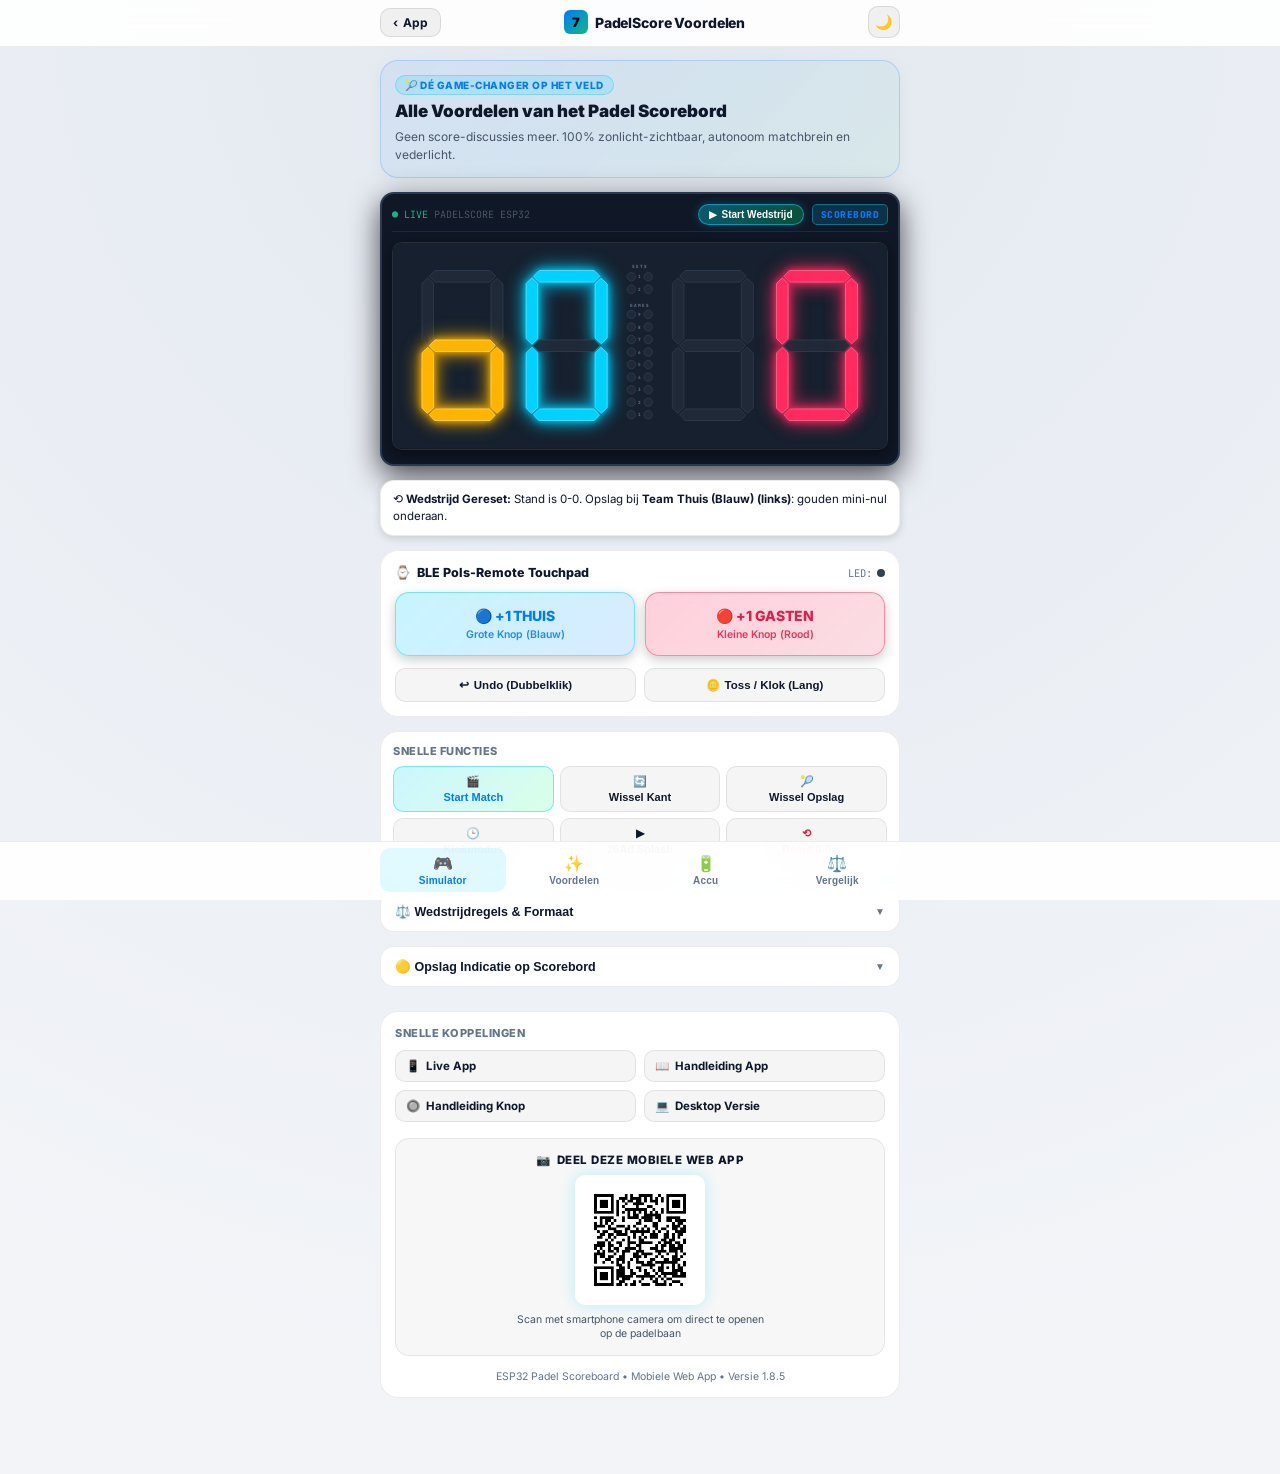
<file: voordelen_mobile.html>
<!DOCTYPE html>
<html lang="nl" data-theme="light">
<head>
    <meta charset="UTF-8">
    <meta name="viewport" content="width=device-width, initial-scale=1.0, maximum-scale=1.0, user-scalable=no, viewport-fit=cover">
    <title>PadelScore Voordelen — Mobiele App</title>
    <meta name="description" content="Mobiele app variant van de voordelen en interactieve simulator voor het 7-Segment Padel Scorebord.">
    <meta name="apple-mobile-web-app-capable" content="yes">
    <meta name="apple-mobile-web-app-status-bar-style" content="black-translucent">
    <meta name="theme-color" content="#f2f2f7">

    <!-- Favicon & Icons -->
    <link rel="icon" type="image/png" sizes="64x64" href="favicon.png">
    <link rel="apple-touch-icon" sizes="180x180" href="apple-touch-icon.png">

    <!-- Fonts -->
    <link rel="preconnect" href="https://fonts.googleapis.com">
    <link rel="preconnect" href="https://fonts.gstatic.com" crossorigin>
    <link href="https://fonts.googleapis.com/css2?family=Inter:wght@400;500;600;700;800;900&family=JetBrains+Mono:wght@600;700;800&display=swap" rel="stylesheet">

    <script>
        (function() {
            try {
                const p = new URLSearchParams(window.location.search).get('theme');
                const t = p || localStorage.getItem('padelTheme') || localStorage.getItem('appTheme') || 'light';
                document.documentElement.setAttribute('data-theme', t);
                const meta = document.querySelector('meta[name="theme-color"]');
                if (meta) meta.setAttribute('content', t === 'dark' ? '#080c14' : '#f2f2f7');
            } catch (e) {}
        })();
    </script>

    <style>
        :root {
            --bg-base: #080c14;
            --bg-surface: #101726;
            --bg-card: rgba(16, 23, 38, 0.95);
            --bg-card-border: rgba(255, 255, 255, 0.08);
            --team1-blue: #00d2ff;
            --team1-glow: rgba(0, 210, 255, 0.35);
            --team2-red: #ff2a5f;
            --team2-glow: rgba(255, 42, 95, 0.35);
            --accent-green: #00ff66;
            --accent-gold: #ffb400;
            --accent-yellow: #ffd600;
            --text-main: #f0f4f8;
            --text-sub: #94a3b8;
            --text-muted: #64748b;
            --radius-xl: 18px;
            --radius-lg: 14px;
            --radius-md: 10px;
            --radius-sm: 6px;
            --safe-top: env(safe-area-inset-top, 0px);
            --safe-bottom: env(safe-area-inset-bottom, 0px);
            --font-sans: 'Inter', -apple-system, BlinkMacSystemFont, sans-serif;
            --font-mono: 'JetBrains Mono', monospace;
        }

        [data-theme="light"] {
            --bg-base: #f2f4f8;
            --bg-surface: #ffffff;
            --bg-card: #ffffff;
            --bg-card-border: rgba(15, 23, 42, 0.08);
            --team1-blue: #007aff;
            --team1-glow: rgba(0, 122, 255, 0.25);
            --team2-red: #e11d48;
            --team2-glow: rgba(225, 29, 72, 0.25);
            --accent-green: #10b981;
            --accent-gold: #d97706;
            --accent-yellow: #f59e0b;
            --text-main: #0f172a;
            --text-sub: #475569;
            --text-muted: #64748b;
        }

        * {
            box-sizing: border-box;
            margin: 0;
            padding: 0;
            -webkit-tap-highlight-color: transparent;
        }

        body {
            font-family: var(--font-sans);
            background: radial-gradient(circle at 50% 0%, #16243c 0%, var(--bg-base) 85%);
            background-attachment: fixed;
            color: var(--text-main);
            min-height: 100vh;
            min-height: 100dvh;
            display: flex;
            flex-direction: column;
            align-items: center;
            padding: calc(60px + var(--safe-top)) 12px calc(76px + var(--safe-bottom)) 12px;
            overflow-x: hidden;
            -webkit-font-smoothing: antialiased;
        }

        [data-theme="light"] body {
            background: radial-gradient(circle at 50% 0%, #e2e8f0 0%, var(--bg-base) 85%);
        }

        .app-shell {
            width: 100%;
            max-width: 520px;
            display: flex;
            flex-direction: column;
            gap: 14px;
        }

        /* ── Top Fixed Navigation Bar ── */
        .top-nav {
            position: fixed;
            top: 0;
            left: 0;
            right: 0;
            z-index: 1000;
            background: rgba(8, 12, 20, 0.85);
            backdrop-filter: blur(18px);
            -webkit-backdrop-filter: blur(18px);
            border-bottom: 1px solid var(--bg-card-border);
            padding: calc(6px + var(--safe-top)) 12px 8px 12px;
            display: flex;
            justify-content: center;
        }

        [data-theme="light"] .top-nav {
            background: rgba(255, 255, 255, 0.90);
        }

        .top-nav-inner {
            width: 100%;
            max-width: 520px;
            display: flex;
            align-items: center;
            justify-content: space-between;
        }

        .nav-back-btn {
            display: inline-flex;
            align-items: center;
            gap: 5px;
            padding: 6px 12px;
            background: rgba(255, 255, 255, 0.08);
            border: 1px solid rgba(255, 255, 255, 0.12);
            border-radius: var(--radius-md);
            color: var(--text-main);
            text-decoration: none;
            font-size: 12px;
            font-weight: 700;
            transition: all 0.15s ease;
        }

        [data-theme="light"] .nav-back-btn {
            background: rgba(0, 0, 0, 0.05);
            border-color: rgba(0, 0, 0, 0.1);
        }

        .nav-back-btn:active {
            transform: scale(0.96);
        }

        .nav-title-group {
            display: flex;
            align-items: center;
            gap: 7px;
        }

        .nav-logo-badge {
            width: 24px;
            height: 24px;
            border-radius: 6px;
            background: linear-gradient(135deg, var(--team1-blue), var(--accent-green));
            display: flex;
            align-items: center;
            justify-content: center;
            font-size: 13px;
            font-weight: 900;
            color: #04070d;
        }

        .nav-title-text {
            font-size: 14px;
            font-weight: 800;
            letter-spacing: -0.01em;
            color: var(--text-main);
        }

        .btn-icon {
            width: 32px;
            height: 32px;
            display: flex;
            align-items: center;
            justify-content: center;
            border-radius: var(--radius-md);
            background: rgba(255, 255, 255, 0.08);
            border: 1px solid rgba(255, 255, 255, 0.12);
            color: var(--text-main);
            font-size: 14px;
            cursor: pointer;
            transition: all 0.15s ease;
        }

        [data-theme="light"] .btn-icon {
            background: rgba(0, 0, 0, 0.05);
            border-color: rgba(0, 0, 0, 0.1);
        }

        .btn-icon:active {
            transform: scale(0.93);
        }

        /* ── Hero Mini Card ── */
        .mobile-hero-card {
            background: linear-gradient(135deg, rgba(0, 210, 255, 0.12), rgba(0, 255, 102, 0.08));
            border: 1px solid rgba(0, 210, 255, 0.25);
            border-radius: var(--radius-xl);
            padding: 14px;
            display: flex;
            flex-direction: column;
            gap: 6px;
            box-shadow: 0 4px 20px rgba(0, 0, 0, 0.25);
        }

        [data-theme="light"] .mobile-hero-card {
            background: linear-gradient(135deg, rgba(0, 122, 255, 0.08), rgba(16, 185, 129, 0.06));
            border-color: rgba(0, 122, 255, 0.2);
            box-shadow: 0 4px 16px rgba(0, 0, 0, 0.04);
        }

        .hero-pill {
            align-self: flex-start;
            display: inline-flex;
            align-items: center;
            gap: 5px;
            padding: 3px 9px;
            border-radius: 20px;
            background: rgba(0, 210, 255, 0.16);
            border: 1px solid rgba(0, 210, 255, 0.35);
            font-size: 10px;
            font-weight: 800;
            color: var(--team1-blue);
            text-transform: uppercase;
            letter-spacing: 0.5px;
        }

        .hero-heading {
            font-size: 17px;
            font-weight: 900;
            line-height: 1.25;
            color: var(--text-main);
        }

        .hero-sub {
            font-size: 12px;
            color: var(--text-sub);
            line-height: 1.45;
        }

        /* ── Segmented Views Container ── */
        .tab-view {
            display: none;
            flex-direction: column;
            gap: 14px;
            animation: viewFade 0.22s ease-out;
        }

        .tab-view.active {
            display: flex;
        }

        @keyframes viewFade {
            from { opacity: 0; transform: translateY(6px); }
            to { opacity: 1; transform: translateY(0); }
        }

        /* ── Simulator Scorebord Behuizing ── */
        .sim-board-housing {
            background: #0b111c;
            border-radius: var(--radius-lg);
            border: 2px solid #222f46;
            padding: 10px 10px 14px 10px;
            box-shadow: 0 10px 30px rgba(0, 0, 0, 0.7);
            display: flex;
            flex-direction: column;
            gap: 10px;
        }

        [data-theme="light"] .sim-board-housing {
            background: #101726;
            border-color: #2b3952;
        }

        .housing-top-bar {
            display: flex;
            align-items: center;
            justify-content: space-between;
            font-family: var(--font-mono);
            font-size: 10px;
            padding-bottom: 6px;
            border-bottom: 1px solid rgba(255, 255, 255, 0.08);
        }

        .board-mode-pill {
            background: rgba(0, 210, 255, 0.15);
            border: 1px solid rgba(0, 210, 255, 0.4);
            color: var(--team1-blue);
            padding: 3px 8px;
            border-radius: 5px;
            font-size: 9.5px;
            font-weight: 800;
            letter-spacing: 0.5px;
        }

        .btn-header-start {
            display: inline-flex;
            align-items: center;
            gap: 5px;
            padding: 4px 10px;
            border-radius: 16px;
            font-size: 10px;
            font-weight: 800;
            color: #ffffff;
            background: linear-gradient(135deg, rgba(0, 210, 255, 0.35), rgba(0, 255, 102, 0.25));
            border: 1px solid rgba(0, 210, 255, 0.55);
            cursor: pointer;
            box-shadow: 0 0 10px rgba(0, 210, 255, 0.25);
            transition: all 0.15s ease;
        }

        .btn-header-start:active {
            transform: scale(0.95);
        }

        .board-svg-wrap {
            width: 100%;
            border-radius: 10px;
            overflow: hidden;
            background: #151d2b;
            box-shadow: inset 0 2px 10px rgba(0,0,0,0.8), 0 4px 14px rgba(0,0,0,0.5);
            border: 1px solid rgba(255, 255, 255, 0.08);
        }

        .physical-board-svg {
            width: 100%;
            height: auto;
            display: block;
        }

        .board-inner-face {
            fill: #16202e;
        }

        /* ── Segment & Dot Styles ── */
        .phys-seg {
            fill: #222b39;
            fill-opacity: 0.85;
            stroke: #334155;
            stroke-width: 1.5;
            transition: fill 0.12s ease, filter 0.12s ease;
        }

        .phys-seg.lit-red {
            fill: #ff2a5f;
            fill-opacity: 1;
            stroke: #ff7597;
            stroke-width: 1.5;
            filter: drop-shadow(0 0 8px #ff2a5f) drop-shadow(0 0 18px rgba(255, 42, 95, 0.95));
        }

        .phys-seg.lit-blue {
            fill: #00d2ff;
            fill-opacity: 1;
            stroke: #6ee6ff;
            stroke-width: 1.5;
            filter: drop-shadow(0 0 8px #00d2ff) drop-shadow(0 0 18px rgba(0, 210, 255, 0.95));
        }

        .phys-seg.lit-green {
            fill: #00ff66;
            fill-opacity: 1;
            stroke: #66ffaa;
            stroke-width: 1.5;
            filter: drop-shadow(0 0 8px #00ff66) drop-shadow(0 0 18px rgba(0, 255, 102, 0.95));
        }

        .phys-seg.lit-yellow {
            fill: #ffd600;
            fill-opacity: 1;
            stroke: #ffea70;
            stroke-width: 1.5;
            filter: drop-shadow(0 0 8px #ffd600) drop-shadow(0 0 18px rgba(255, 214, 0, 0.95));
        }

        .phys-seg.lit-gold {
            fill: #ffb400;
            fill-opacity: 1;
            stroke: #ffe066;
            stroke-width: 1.5;
            filter: drop-shadow(0 0 8px #ffb400) drop-shadow(0 0 18px rgba(255, 180, 0, 0.95));
        }

        .phys-seg.lit-white {
            fill: #ffffff;
            fill-opacity: 1;
            stroke: #e2e8f0;
            stroke-width: 1.5;
            filter: drop-shadow(0 0 8px #ffffff) drop-shadow(0 0 18px rgba(255, 255, 255, 0.95));
        }

        .phys-dot {
            fill: #222b39;
            fill-opacity: 0.85;
            stroke: #334155;
            stroke-width: 1.5;
            transition: fill 0.12s ease, filter 0.12s ease;
        }

        .phys-dot.lit-red {
            fill: #ff2a5f;
            fill-opacity: 1;
            stroke: #ff7597;
            filter: drop-shadow(0 0 5px #ff2a5f) drop-shadow(0 0 10px rgba(255, 42, 95, 0.95));
        }

        .phys-dot.lit-blue {
            fill: #00d2ff;
            fill-opacity: 1;
            stroke: #6ee6ff;
            filter: drop-shadow(0 0 5px #00d2ff) drop-shadow(0 0 10px rgba(0, 210, 255, 0.95));
        }

        .phys-dot.lit-green {
            fill: #00ff66;
            fill-opacity: 1;
            stroke: #66ffaa;
            filter: drop-shadow(0 0 5px #00ff66);
        }

        .phys-dot.lit-yellow {
            fill: #ffd600;
            fill-opacity: 1;
            stroke: #ffea70;
            filter: drop-shadow(0 0 5px #ffd600) drop-shadow(0 0 10px rgba(255, 214, 0, 0.95));
        }

        /* ── Explainer Box ── */
        .sim-explainer-card {
            background: var(--bg-card);
            border: 1px solid var(--bg-card-border);
            border-radius: var(--radius-lg);
            padding: 10px 12px;
            font-size: 11.5px;
            line-height: 1.5;
            color: var(--text-main);
            box-shadow: 0 2px 8px rgba(0, 0, 0, 0.15);
        }

        /* ── Mobile BLE Remote Interactive Section ── */
        .mobile-remote-card {
            background: var(--bg-card);
            border: 1px solid var(--bg-card-border);
            border-radius: var(--radius-xl);
            padding: 14px;
            display: flex;
            flex-direction: column;
            gap: 12px;
        }

        .remote-header {
            display: flex;
            align-items: center;
            justify-content: space-between;
        }

        .remote-title {
            font-size: 12.5px;
            font-weight: 800;
            display: flex;
            align-items: center;
            gap: 6px;
        }

        .remote-led-chip {
            display: flex;
            align-items: center;
            gap: 5px;
            font-size: 10.5px;
            font-family: var(--font-mono);
            color: var(--text-muted);
        }

        .remote-led-dot {
            width: 8px;
            height: 8px;
            border-radius: 50%;
            background: #334155;
            transition: all 0.15s ease;
        }

        .remote-led-dot.flash {
            background: #00ff66;
            box-shadow: 0 0 10px #00ff66, 0 0 16px #00ff66;
        }

        /* Grote ergonomische mobiele touch-knoppen */
        .remote-touch-grid {
            display: grid;
            grid-template-columns: 1fr 1fr;
            gap: 10px;
        }

        .btn-touch-team {
            display: flex;
            flex-direction: column;
            align-items: center;
            justify-content: center;
            gap: 4px;
            padding: 14px 10px;
            border-radius: var(--radius-lg);
            cursor: pointer;
            border: 1.5px solid transparent;
            font-family: var(--font-sans);
            font-weight: 800;
            transition: transform 0.1s ease, filter 0.15s ease;
            box-shadow: 0 4px 12px rgba(0, 0, 0, 0.2);
        }

        .btn-touch-team:active {
            transform: scale(0.96);
        }

        .btn-touch-team.team-home {
            background: linear-gradient(135deg, rgba(0, 210, 255, 0.22), rgba(0, 122, 255, 0.15));
            border-color: rgba(0, 210, 255, 0.45);
            color: var(--team1-blue);
        }

        .btn-touch-team.team-away {
            background: linear-gradient(135deg, rgba(255, 42, 95, 0.22), rgba(225, 29, 72, 0.15));
            border-color: rgba(255, 42, 95, 0.45);
            color: var(--team2-red);
        }

        .touch-btn-main {
            font-size: 14px;
            letter-spacing: -0.01em;
        }

        .touch-btn-sub {
            font-size: 10.5px;
            opacity: 0.85;
            font-weight: 600;
        }

        .remote-aux-row {
            display: grid;
            grid-template-columns: 1fr 1fr;
            gap: 8px;
        }

        .btn-aux {
            display: flex;
            align-items: center;
            justify-content: center;
            gap: 5px;
            padding: 9px 12px;
            border-radius: var(--radius-md);
            background: rgba(255, 255, 255, 0.06);
            border: 1px solid rgba(255, 255, 255, 0.1);
            color: var(--text-main);
            font-size: 11.5px;
            font-weight: 700;
            cursor: pointer;
            transition: all 0.15s ease;
        }

        [data-theme="light"] .btn-aux {
            background: rgba(0, 0, 0, 0.04);
            border-color: rgba(0, 0, 0, 0.08);
        }

        .btn-aux:active {
            transform: scale(0.96);
        }

        /* ── Snelle Actie Chips ── */
        .quick-chips-card {
            background: var(--bg-card);
            border: 1px solid var(--bg-card-border);
            border-radius: var(--radius-xl);
            padding: 12px;
            display: flex;
            flex-direction: column;
            gap: 8px;
        }

        .chips-title {
            font-size: 11px;
            font-weight: 800;
            text-transform: uppercase;
            letter-spacing: 0.5px;
            color: var(--text-muted);
        }

        .chips-grid {
            display: grid;
            grid-template-columns: repeat(3, 1fr);
            gap: 6px;
        }

        .m-chip-btn {
            display: flex;
            flex-direction: column;
            align-items: center;
            justify-content: center;
            gap: 3px;
            padding: 8px 4px;
            border-radius: var(--radius-md);
            background: rgba(255, 255, 255, 0.05);
            border: 1px solid rgba(255, 255, 255, 0.09);
            color: var(--text-main);
            font-size: 11px;
            font-weight: 700;
            cursor: pointer;
            transition: all 0.12s ease;
            text-align: center;
        }

        [data-theme="light"] .m-chip-btn {
            background: rgba(0, 0, 0, 0.04);
            border-color: rgba(0, 0, 0, 0.08);
        }

        .m-chip-btn:active {
            transform: scale(0.95);
        }

        .m-chip-btn.highlight {
            background: linear-gradient(135deg, rgba(0, 210, 255, 0.2), rgba(0, 255, 102, 0.15));
            border-color: rgba(0, 210, 255, 0.45);
            color: var(--team1-blue);
        }

        .m-chip-btn.danger {
            color: var(--team2-red);
        }

        /* ── Accordeons voor Regels & Opslag ── */
        .mobile-accordion {
            background: var(--bg-card);
            border: 1px solid var(--bg-card-border);
            border-radius: var(--radius-lg);
            overflow: hidden;
            transition: border-color 0.2s ease;
        }

        .accordion-header {
            width: 100%;
            display: flex;
            align-items: center;
            justify-content: space-between;
            padding: 12px 14px;
            background: transparent;
            border: none;
            color: var(--text-main);
            font-size: 12.5px;
            font-weight: 800;
            cursor: pointer;
            text-align: left;
        }

        .accordion-arrow {
            font-size: 10px;
            transition: transform 0.2s ease;
            color: var(--text-muted);
        }

        .mobile-accordion.open .accordion-arrow {
            transform: rotate(180deg);
        }

        .accordion-body {
            display: none;
            padding: 0 14px 14px 14px;
            flex-direction: column;
            gap: 10px;
            border-top: 1px solid rgba(255, 255, 255, 0.05);
            margin-top: 2px;
            padding-top: 10px;
        }

        .mobile-accordion.open .accordion-body {
            display: flex;
        }

        .cfg-row {
            display: flex;
            flex-direction: column;
            gap: 5px;
        }

        .cfg-label {
            font-size: 11px;
            font-weight: 700;
            color: var(--text-muted);
            text-transform: uppercase;
            letter-spacing: 0.5px;
        }

        .cfg-pills {
            display: flex;
            gap: 6px;
            flex-wrap: wrap;
        }

        .cfg-pill-btn {
            flex: 1;
            min-width: 60px;
            padding: 7px 10px;
            border-radius: var(--radius-md);
            background: rgba(255, 255, 255, 0.05);
            border: 1px solid rgba(255, 255, 255, 0.08);
            color: var(--text-sub);
            font-size: 11px;
            font-weight: 700;
            cursor: pointer;
            text-align: center;
            transition: all 0.15s ease;
        }

        [data-theme="light"] .cfg-pill-btn {
            background: rgba(0, 0, 0, 0.04);
            border-color: rgba(0, 0, 0, 0.08);
        }

        .cfg-pill-btn.active {
            background: rgba(0, 210, 255, 0.18);
            border-color: var(--team1-blue);
            color: var(--team1-blue);
            box-shadow: 0 0 10px rgba(0, 210, 255, 0.2);
        }

        /* ── View 2: Voordelen Kaarten Stream ── */
        .pillar-badge {
            display: inline-flex;
            align-items: center;
            gap: 6px;
            font-size: 11px;
            font-weight: 800;
            text-transform: uppercase;
            letter-spacing: 0.6px;
            color: var(--team1-blue);
            margin-top: 4px;
        }

        .feature-card-m {
            background: var(--bg-card);
            border: 1px solid var(--bg-card-border);
            border-radius: var(--radius-xl);
            padding: 14px;
            display: flex;
            flex-direction: column;
            gap: 8px;
            box-shadow: 0 2px 10px rgba(0, 0, 0, 0.15);
        }

        .card-m-top {
            display: flex;
            align-items: center;
            gap: 10px;
        }

        .card-m-icon {
            width: 32px;
            height: 32px;
            border-radius: 10px;
            background: rgba(0, 210, 255, 0.12);
            border: 1px solid rgba(0, 210, 255, 0.25);
            display: flex;
            align-items: center;
            justify-content: center;
            font-size: 16px;
            flex-shrink: 0;
        }

        .card-m-title {
            font-size: 14px;
            font-weight: 800;
            line-height: 1.25;
            color: var(--text-main);
        }

        .card-m-desc {
            font-size: 12px;
            line-height: 1.45;
            color: var(--text-sub);
        }

        .card-m-bullets {
            list-style: none;
            display: flex;
            flex-direction: column;
            gap: 6px;
            margin-top: 2px;
        }

        .card-m-bullets li {
            font-size: 11.5px;
            line-height: 1.4;
            color: var(--text-sub);
            display: flex;
            align-items: flex-start;
            gap: 6px;
        }

        .card-m-bullets li strong {
            color: var(--text-main);
        }

        .bullet-check {
            color: var(--accent-green);
            font-weight: 900;
            flex-shrink: 0;
        }

        .card-m-img {
            width: 100%;
            max-height: 190px;
            object-fit: contain;
            border-radius: var(--radius-md);
            margin-top: 6px;
            border: 1px solid rgba(255, 255, 255, 0.08);
            background: rgba(0, 0, 0, 0.25);
            padding: 6px;
        }

        [data-theme="light"] .card-m-img {
            background: rgba(0, 0, 0, 0.04);
            border-color: rgba(0, 0, 0, 0.08);
        }

        /* ── View 3: Accu Calculator ── */
        .calc-card-m {
            background: var(--bg-card);
            border: 1px solid var(--bg-card-border);
            border-radius: var(--radius-xl);
            padding: 16px 14px;
            display: flex;
            flex-direction: column;
            gap: 14px;
        }

        .slider-wrap {
            display: flex;
            flex-direction: column;
            gap: 8px;
        }

        .slider-header {
            display: flex;
            justify-content: space-between;
            align-items: center;
        }

        .slider-val-badge {
            font-family: var(--font-mono);
            font-size: 14px;
            font-weight: 800;
            color: var(--accent-green);
            background: rgba(0, 255, 102, 0.12);
            padding: 3px 8px;
            border-radius: 6px;
            border: 1px solid rgba(0, 255, 102, 0.25);
        }

        .m-battery-slider {
            width: 100%;
            height: 8px;
            border-radius: 4px;
            background: rgba(255, 255, 255, 0.12);
            outline: none;
            -webkit-appearance: none;
        }

        .m-battery-slider::-webkit-slider-thumb {
            -webkit-appearance: none;
            width: 24px;
            height: 24px;
            border-radius: 50%;
            background: var(--accent-green);
            box-shadow: 0 0 10px var(--accent-green);
            cursor: pointer;
        }

        .calc-results-grid {
            display: grid;
            grid-template-columns: repeat(3, 1fr);
            gap: 8px;
        }

        .calc-res-pill {
            background: rgba(255, 255, 255, 0.04);
            border: 1px solid rgba(255, 255, 255, 0.08);
            border-radius: var(--radius-md);
            padding: 10px 6px;
            display: flex;
            flex-direction: column;
            align-items: center;
            text-align: center;
            gap: 3px;
        }

        [data-theme="light"] .calc-res-pill {
            background: rgba(0, 0, 0, 0.03);
            border-color: rgba(0, 0, 0, 0.07);
        }

        .res-pill-val {
            font-family: var(--font-mono);
            font-size: 14px;
            font-weight: 800;
            color: var(--accent-green);
        }

        .res-pill-lbl {
            font-size: 10px;
            color: var(--text-muted);
            text-transform: uppercase;
            font-weight: 700;
        }

        /* ── View 4: Vergelijking ── */
        .compare-card-m {
            background: var(--bg-card);
            border: 1px solid var(--bg-card-border);
            border-radius: var(--radius-xl);
            padding: 14px;
            display: flex;
            flex-direction: column;
            gap: 10px;
        }

        .compare-card-m.winner {
            border: 2px solid var(--accent-green);
            background: linear-gradient(135deg, rgba(0, 255, 102, 0.06), var(--bg-card));
        }

        .comp-score-badge {
            align-self: flex-start;
            padding: 3px 8px;
            border-radius: 6px;
            font-size: 11px;
            font-weight: 800;
            font-family: var(--font-mono);
        }

        .comp-score-badge.win {
            background: rgba(0, 255, 102, 0.18);
            color: var(--accent-green);
        }

        .comp-score-badge.low {
            background: rgba(255, 42, 95, 0.18);
            color: var(--team2-red);
        }

        .comp-score-badge.mid {
            background: rgba(255, 180, 0, 0.18);
            color: var(--accent-gold);
        }

        /* ── Quick Footer Links ── */
        .mobile-footer {
            margin-top: 10px;
            display: flex;
            flex-direction: column;
            gap: 10px;
            padding: 14px;
            background: var(--bg-card);
            border: 1px solid var(--bg-card-border);
            border-radius: var(--radius-xl);
            font-size: 12px;
        }

        .footer-title {
            font-size: 11px;
            font-weight: 800;
            text-transform: uppercase;
            letter-spacing: 0.5px;
            color: var(--text-muted);
        }

        .footer-links-grid {
            display: grid;
            grid-template-columns: 1fr 1fr;
            gap: 8px;
        }

        .footer-link-btn {
            display: flex;
            align-items: center;
            gap: 6px;
            padding: 8px 10px;
            border-radius: var(--radius-md);
            background: rgba(255, 255, 255, 0.05);
            border: 1px solid rgba(255, 255, 255, 0.08);
            color: var(--text-main);
            text-decoration: none;
            font-size: 11.5px;
            font-weight: 700;
            transition: all 0.12s ease;
        }

        [data-theme="light"] .footer-link-btn {
            background: rgba(0, 0, 0, 0.04);
            border-color: rgba(0, 0, 0, 0.08);
        }

        .footer-link-btn:active {
            transform: scale(0.97);
        }

        .qr-share-card {
            display: flex;
            flex-direction: column;
            align-items: center;
            text-align: center;
            gap: 8px;
            padding: 14px 10px;
            border-radius: var(--radius-lg);
            background: rgba(255, 255, 255, 0.04);
            border: 1px solid rgba(255, 255, 255, 0.08);
            margin-top: 6px;
        }

        [data-theme="light"] .qr-share-card {
            background: rgba(0, 0, 0, 0.03);
            border-color: rgba(0, 0, 0, 0.07);
        }

        .qr-share-header {
            display: flex;
            align-items: center;
            gap: 6px;
            font-size: 11.5px;
            font-weight: 800;
            color: var(--text-main);
            text-transform: uppercase;
            letter-spacing: 0.5px;
        }

        .qr-img-box {
            background: #ffffff;
            border-radius: 10px;
            padding: 8px;
            box-shadow: 0 0 16px rgba(0, 210, 255, 0.25);
            max-width: 130px;
            width: 100%;
            aspect-ratio: 1 / 1;
            display: flex;
            align-items: center;
            justify-content: center;
        }

        .qr-share-img {
            width: 100%;
            height: 100%;
            display: block;
            object-fit: contain;
        }

        .qr-share-sub {
            font-size: 10.5px;
            color: var(--text-sub);
            max-width: 250px;
            line-height: 1.35;
        }

        /* ── Bottom Segmented Tab Bar ── */
        .bottom-nav-bar {
            position: fixed;
            bottom: 0;
            left: 0;
            right: 0;
            z-index: 1000;
            background: rgba(8, 12, 20, 0.88);
            backdrop-filter: blur(20px);
            -webkit-backdrop-filter: blur(20px);
            border-top: 1px solid var(--bg-card-border);
            padding: 6px 12px calc(8px + var(--safe-bottom)) 12px;
            display: flex;
            justify-content: center;
        }

        [data-theme="light"] .bottom-nav-bar {
            background: rgba(255, 255, 255, 0.92);
        }

        .bottom-nav-inner {
            width: 100%;
            max-width: 520px;
            display: grid;
            grid-template-columns: repeat(4, 1fr);
            gap: 6px;
        }

        .tab-btn {
            display: flex;
            flex-direction: column;
            align-items: center;
            justify-content: center;
            gap: 2px;
            padding: 6px 4px;
            border-radius: var(--radius-md);
            background: transparent;
            border: none;
            color: var(--text-muted);
            cursor: pointer;
            transition: all 0.15s ease;
        }

        .tab-btn:active {
            transform: scale(0.92);
        }

        .tab-btn.active {
            color: var(--team1-blue);
            background: rgba(0, 210, 255, 0.12);
        }

        .tab-btn-icon {
            font-size: 16px;
        }

        .tab-btn-lbl {
            font-size: 10px;
            font-weight: 800;
            letter-spacing: 0.2px;
        }
    </style>
</head>
<body>

    <!-- TOP NAVIGATION APP BAR -->
    <header class="top-nav">
        <div class="top-nav-inner">
            <a href="index.html" class="nav-back-btn" title="Naar Scorebord Controller">
                <span>‹</span>
                <span>App</span>
            </a>
            <div class="nav-title-group">
                <div class="nav-logo-badge">7</div>
                <div class="nav-title-text">PadelScore Voordelen</div>
            </div>
            <button type="button" class="btn-icon" id="btnThemeToggle" title="Thema wisselen" aria-label="Thema wisselen">
                <span id="themeIcon">🌙</span>
            </button>
        </div>
    </header>

    <!-- APP SHELL -->
    <div class="app-shell">

        <!-- MINI HERO BANNER -->
        <div class="mobile-hero-card">
            <div class="hero-pill">🎾 Dé Game-Changer op het Veld</div>
            <h1 class="hero-heading">Alle Voordelen van het Padel Scorebord</h1>
            <p class="hero-sub">Geen score-discussies meer. 100% zonlicht-zichtbaar, autonoom matchbrein en vederlicht.</p>
        </div>

        <!-- ============================================================== -->
        <!-- TAB 1: SIMULATOR (SCOREBORD, REMOTE & LIVE LOGICA)             -->
        <!-- ============================================================== -->
        <section class="tab-view active" id="viewSimulator">

            <!-- Fysiek Scorebord Mockup -->
            <div class="sim-board-housing">
                <div class="housing-top-bar">
                    <div style="display: flex; align-items: center; gap: 6px;">
                        <span style="color: var(--accent-green);">● LIVE</span>
                        <span style="color: var(--text-sub);">PADELSCORE ESP32</span>
                    </div>
                    <div style="display: flex; align-items: center; gap: 8px;">
                        <button type="button" class="btn-header-start" id="btnHeaderMatchStart" title="Start geanimeerde openingsvolgorde">
                            <span>▶</span> Start Wedstrijd
                        </button>
                        <div class="board-mode-pill" id="simModeBadge">SCOREBORD</div>
                    </div>
                </div>

                <div class="board-svg-wrap">
                    <svg class="physical-board-svg" viewBox="0 0 1024 426" preserveAspectRatio="xMidYMid meet" id="physicalBoardSvg">
                        <rect width="1024" height="426" rx="14" class="board-inner-face" />

                        <!-- Digit 0 (Thuis Tientallen) -->
                        <g id="svgDig0" transform="translate(60, 57)">
                            <polygon id="d0_a" class="phys-seg" points="15,12 27,24 141,24 153,12 141,0 27,0" />
                            <polygon id="d0_b" class="phys-seg" points="155,16 143,28 143,140 156,152 168,140 168,28" />
                            <polygon id="d0_c" class="phys-seg" points="155,159 143,171 143,284 156,296 168,284 168,171" />
                            <polygon id="d0_d" class="phys-seg" points="15,299 26,311 141,311 152,300 140,287 28,287" />
                            <polygon id="d0_e" class="phys-seg" points="12,159 0,171 0,285 11,296 24,284 24,171" />
                            <polygon id="d0_f" class="phys-seg" points="12,15 0,27 0,141 12,153 24,141 24,27" />
                            <polygon id="d0_g" class="phys-seg" points="15,156 27,168 140,168 152,155 141,144 27,144" />
                        </g>

                        <!-- Digit 1 (Thuis Eenheden) -->
                        <g id="svgDig1" transform="translate(276, 57)">
                            <polygon id="d1_a" class="phys-seg" points="15,12 27,24 141,24 153,12 141,0 27,0" />
                            <polygon id="d1_b" class="phys-seg" points="155,16 143,28 143,140 156,152 168,140 168,28" />
                            <polygon id="d1_c" class="phys-seg" points="155,159 143,171 143,284 156,296 168,284 168,171" />
                            <polygon id="d1_d" class="phys-seg" points="15,299 26,311 141,311 152,300 140,287 28,287" />
                            <polygon id="d1_e" class="phys-seg" points="12,159 0,171 0,285 11,296 24,284 24,171" />
                            <polygon id="d1_f" class="phys-seg" points="12,15 0,27 0,141 12,153 24,141 24,27" />
                            <polygon id="d1_g" class="phys-seg" points="15,156 27,168 140,168 152,155 141,144 27,144" />
                        </g>

                        <!-- Middenmodule: Sets & Games Ladder -->
                        <g id="svgCenterLadder">
                            <text x="511.5" y="52" text-anchor="middle" fill="#64748b" font-family="'JetBrains Mono', monospace" font-size="9" font-weight="800" letter-spacing="2">SETS</text>
                            <circle id="dot_L_0" class="phys-dot" cx="494" cy="70" r="8.7" />
                            <text x="511.5" y="73" text-anchor="middle" fill="#64748b" font-family="'JetBrains Mono', monospace" font-size="9" font-weight="700">1</text>
                            <circle id="dot_R_0" class="phys-dot" cx="529" cy="70" r="8.7" />

                            <circle id="dot_L_1" class="phys-dot" cx="494" cy="96" r="8.7" />
                            <text x="511.5" y="99" text-anchor="middle" fill="#64748b" font-family="'JetBrains Mono', monospace" font-size="9" font-weight="700">2</text>
                            <circle id="dot_R_1" class="phys-dot" cx="529" cy="96" r="8.7" />

                            <text x="511.5" y="132" text-anchor="middle" fill="#64748b" font-family="'JetBrains Mono', monospace" font-size="9" font-weight="800" letter-spacing="2">GAMES</text>
                            <circle id="dot_L_2" class="phys-dot" cx="494" cy="148" r="8.7" />
                            <text x="511.5" y="151.5" text-anchor="middle" fill="#64748b" font-family="'JetBrains Mono', monospace" font-size="9" font-weight="700">9</text>
                            <circle id="dot_R_2" class="phys-dot" cx="529" cy="148" r="8.7" />

                            <circle id="dot_L_3" class="phys-dot" cx="494" cy="174" r="8.7" />
                            <text x="511.5" y="177.5" text-anchor="middle" fill="#64748b" font-family="'JetBrains Mono', monospace" font-size="9" font-weight="700">8</text>
                            <circle id="dot_R_3" class="phys-dot" cx="529" cy="174" r="8.7" />

                            <circle id="dot_L_4" class="phys-dot" cx="494" cy="200" r="8.7" />
                            <text x="511.5" y="203.5" text-anchor="middle" fill="#64748b" font-family="'JetBrains Mono', monospace" font-size="9" font-weight="700">7</text>
                            <circle id="dot_R_4" class="phys-dot" cx="529" cy="200" r="8.7" />

                            <circle id="dot_L_5" class="phys-dot" cx="494" cy="226" r="8.7" />
                            <text x="511.5" y="229.5" text-anchor="middle" fill="#64748b" font-family="'JetBrains Mono', monospace" font-size="9" font-weight="700">6</text>
                            <circle id="dot_R_5" class="phys-dot" cx="529" cy="226" r="8.7" />

                            <circle id="dot_L_6" class="phys-dot" cx="494" cy="252" r="8.7" />
                            <text x="511.5" y="255.5" text-anchor="middle" fill="#64748b" font-family="'JetBrains Mono', monospace" font-size="9" font-weight="700">5</text>
                            <circle id="dot_R_6" class="phys-dot" cx="529" cy="252" r="8.7" />

                            <circle id="dot_L_7" class="phys-dot" cx="494" cy="278" r="8.7" />
                            <text x="511.5" y="281.5" text-anchor="middle" fill="#64748b" font-family="'JetBrains Mono', monospace" font-size="9" font-weight="700">4</text>
                            <circle id="dot_R_7" class="phys-dot" cx="529" cy="278" r="8.7" />

                            <circle id="dot_L_8" class="phys-dot" cx="494" cy="304" r="8.7" />
                            <text x="511.5" y="307.5" text-anchor="middle" fill="#64748b" font-family="'JetBrains Mono', monospace" font-size="9" font-weight="700">3</text>
                            <circle id="dot_R_8" class="phys-dot" cx="529" cy="304" r="8.7" />

                            <circle id="dot_L_9" class="phys-dot" cx="494" cy="330" r="8.7" />
                            <text x="511.5" y="333.5" text-anchor="middle" fill="#64748b" font-family="'JetBrains Mono', monospace" font-size="9" font-weight="700">2</text>
                            <circle id="dot_R_9" class="phys-dot" cx="529" cy="330" r="8.7" />

                            <circle id="dot_L_10" class="phys-dot" cx="494" cy="356" r="8.7" />
                            <text x="511.5" y="359.5" text-anchor="middle" fill="#64748b" font-family="'JetBrains Mono', monospace" font-size="9" font-weight="700">1</text>
                            <circle id="dot_R_10" class="phys-dot" cx="529" cy="356" r="8.7" />
                        </g>

                        <!-- Digit 2 (Bezoekers Tientallen) -->
                        <g id="svgDig2" transform="translate(579, 57)">
                            <polygon id="d2_a" class="phys-seg" points="15,12 27,24 141,24 153,12 141,0 27,0" />
                            <polygon id="d2_b" class="phys-seg" points="155,16 143,28 143,140 156,152 168,140 168,28" />
                            <polygon id="d2_c" class="phys-seg" points="155,159 143,171 143,284 156,296 168,284 168,171" />
                            <polygon id="d2_d" class="phys-seg" points="15,299 26,311 141,311 152,300 140,287 28,287" />
                            <polygon id="d2_e" class="phys-seg" points="12,159 0,171 0,285 11,296 24,284 24,171" />
                            <polygon id="d2_f" class="phys-seg" points="12,15 0,27 0,141 12,153 24,141 24,27" />
                            <polygon id="d2_g" class="phys-seg" points="15,156 27,168 140,168 152,155 141,144 27,144" />
                        </g>

                        <!-- Digit 3 (Bezoekers Eenheden) -->
                        <g id="svgDig3" transform="translate(795, 57)">
                            <polygon id="d3_a" class="phys-seg" points="15,12 27,24 141,24 153,12 141,0 27,0" />
                            <polygon id="d3_b" class="phys-seg" points="155,16 143,28 143,140 156,152 168,140 168,28" />
                            <polygon id="d3_c" class="phys-seg" points="155,159 143,171 143,284 156,296 168,284 168,171" />
                            <polygon id="d3_d" class="phys-seg" points="15,299 26,311 141,311 152,300 140,287 28,287" />
                            <polygon id="d3_e" class="phys-seg" points="12,159 0,171 0,285 11,296 24,284 24,171" />
                            <polygon id="d3_f" class="phys-seg" points="12,15 0,27 0,141 12,153 24,141 24,27" />
                            <polygon id="d3_g" class="phys-seg" points="15,156 27,168 140,168 152,155 141,144 27,144" />
                        </g>
                    </svg>
                </div>
            </div>

            <!-- Live Status & Explainer -->
            <div class="sim-explainer-card" id="simExplainerText">
                🎾 <strong>Simulator Gereed:</strong> Klik op de blauwe of rode knop om te scoren of start de openingsanimatie.
            </div>

            <!-- Mobile Ergonomic BLE Remote Card -->
            <div class="mobile-remote-card">
                <div class="remote-header">
                    <div class="remote-title">
                        <span>⌚</span>
                        <span>BLE Pols-Remote Touchpad</span>
                    </div>
                    <div class="remote-led-chip">
                        <span>LED:</span>
                        <div class="remote-led-dot" id="btRemoteLed"></div>
                    </div>
                </div>

                <!-- Ergonomische Knoppen -->
                <div class="remote-touch-grid">
                    <button type="button" class="btn-touch-team team-home" id="btnBtBig">
                        <span class="touch-btn-main">🔵 +1 THUIS</span>
                        <span class="touch-btn-sub">Grote Knop (Blauw)</span>
                    </button>
                    <button type="button" class="btn-touch-team team-away" id="btnBtSmall">
                        <span class="touch-btn-main">🔴 +1 GASTEN</span>
                        <span class="touch-btn-sub">Kleine Knop (Rood)</span>
                    </button>
                </div>

                <div class="remote-aux-row">
                    <button type="button" class="btn-aux" id="btnSimUndo">
                        <span>↩</span>
                        <span>Undo (Dubbelklik)</span>
                    </button>
                    <button type="button" class="btn-aux" id="btnSimTossOrClock">
                        <span>🪙</span>
                        <span>Toss / Klok (Lang)</span>
                    </button>
                </div>
            </div>

            <!-- Snelle Functies Card -->
            <div class="quick-chips-card">
                <div class="chips-title">Snelle Functies</div>
                <div class="chips-grid">
                    <button type="button" class="m-chip-btn highlight" id="btnSimMatchStart">
                        <span>🎬</span>
                        <span>Start Match</span>
                    </button>
                    <button type="button" class="m-chip-btn" id="btnSimSwap">
                        <span>🔄</span>
                        <span>Wissel Kant</span>
                    </button>
                    <button type="button" class="m-chip-btn" id="btnSimServe">
                        <span>🎾</span>
                        <span>Wissel Opslag</span>
                    </button>
                    <button type="button" class="m-chip-btn" id="btnSimClock">
                        <span>🕒</span>
                        <span>Klokmodus</span>
                    </button>
                    <button type="button" class="m-chip-btn" id="btnSimSplash">
                        <span>▶</span>
                        <span>26Ad Splash</span>
                    </button>
                    <button type="button" class="m-chip-btn danger" id="btnSimReset">
                        <span>⟲</span>
                        <span>Reset 0-0</span>
                    </button>
                </div>
            </div>

            <!-- Accordeon 1: Spelregels & Formaat -->
            <div class="mobile-accordion" id="accRules">
                <button type="button" class="accordion-header" onclick="toggleAccordion('accRules')">
                    <span>⚖️ Wedstrijdregels & Formaat</span>
                    <span class="accordion-arrow">▼</span>
                </button>
                <div class="accordion-body">
                    <div class="cfg-row">
                        <div class="cfg-label">Puntensysteem (40-40)</div>
                        <div class="cfg-pills" id="simRuleGp">
                            <button type="button" class="cfg-pill-btn active" data-gp="0">Voordeel (Ad)</button>
                            <button type="button" class="cfg-pill-btn" data-gp="1">Golden Point (GP)</button>
                        </div>
                    </div>
                    <div class="cfg-row">
                        <div class="cfg-label">Aantal Sets om te Winnen</div>
                        <div class="cfg-pills" id="simRuleSets">
                            <button type="button" class="cfg-pill-btn" data-sets="1">1 Set</button>
                            <button type="button" class="cfg-pill-btn active" data-sets="2">2 Sets</button>
                        </div>
                    </div>
                    <div class="cfg-row">
                        <div class="cfg-label">Games per Set</div>
                        <div class="cfg-pills" id="simRuleGames">
                            <button type="button" class="cfg-pill-btn active" data-games="6">6 Games</button>
                            <button type="button" class="cfg-pill-btn" data-games="9">9 Games</button>
                        </div>
                    </div>
                </div>
            </div>

            <!-- Accordeon 2: Opslag Indicatie Modus -->
            <div class="mobile-accordion" id="accServe">
                <button type="button" class="accordion-header" onclick="toggleAccordion('accServe')">
                    <span>🟡 Opslag Indicatie op Scorebord</span>
                    <span class="accordion-arrow">▼</span>
                </button>
                <div class="accordion-body">
                    <div class="cfg-row">
                        <div class="cfg-label">Kies Indicatiemethode</div>
                        <div class="cfg-pills" id="simServeGrid">
                            <button type="button" class="cfg-pill-btn active" data-srv="0">Onder 0 (Standaard)</button>
                            <button type="button" class="cfg-pill-btn" data-srv="1">Onder / Boven</button>
                            <button type="button" class="cfg-pill-btn" data-srv="2">Letter (R / L)</button>
                            <button type="button" class="cfg-pill-btn" data-srv="3">Geen</button>
                        </div>
                    </div>
                </div>
            </div>

        </section>

        <!-- ============================================================== -->
        <!-- TAB 2: VOORDELEN (10 UNIQUE FEATURES CARDS)                    -->
        <!-- ============================================================== -->
        <section class="tab-view" id="viewVoordelen">

            <div class="pillar-badge">⌚ Draadloze Polsbediening</div>

            <!-- Feature 1 -->
            <div class="feature-card-m">
                <div class="card-m-top">
                    <div class="card-m-icon">⌚</div>
                    <h3 class="card-m-title">Rond de Pols & Directe Auto-Connect</h3>
                </div>
                <p class="card-m-desc">Comfortabele BLE button om de pols. Geen geren naar het net of zoeken naar een afstandsbediening.</p>
                <ul class="card-m-bullets">
                    <li><span class="bullet-check">✓</span> <span><strong>Automatisch verbonden:</strong> Connecteert direct zodra het bord inschakelt.</span></li>
                    <li><span class="bullet-check">✓</span> <span><strong>Geen telefoon nodig:</strong> Scoor direct zonder mobiel op de baan.</span></li>
                </ul>
                <img src="Images/bt_button_remote.png" alt="BLE button remote om de pols" class="card-m-img" loading="lazy">
            </div>

            <!-- Feature 2 -->
            <div class="feature-card-m">
                <div class="card-m-top">
                    <div class="card-m-icon">🔘</div>
                    <h3 class="card-m-title">2 Voelbare Knoppen & Dubbelklik Undo</h3>
                </div>
                <p class="card-m-desc">Grote ronde knop voor Thuis (Blauw) en kleine rechthoekige knop voor Bezoekers (Rood). Blindelings te bedienen.</p>
                <ul class="card-m-bullets">
                    <li><span class="bullet-check">✓</span> <span><strong>Blindelings voelbaar:</strong> Verschil in vorm voorkomt misklikken.</span></li>
                    <li><span class="bullet-check">✓</span> <span><strong>Snelle Undo:</strong> Dubbelklik herstelt direct een foute score.</span></li>
                </ul>
            </div>

            <!-- Feature 3 -->
            <div class="feature-card-m">
                <div class="card-m-top">
                    <div class="card-m-icon">🪙</div>
                    <h3 class="card-m-title">Toss bij 0-0 & Zuinige Knoopcel</h3>
                </div>
                <p class="card-m-desc">Lang drukken bij de stand 0-0 voert een toss uit om de beginnende serveerder te kiezen. Tijdens het spel toont lang drukken de klok.</p>
                <ul class="card-m-bullets">
                    <li><span class="bullet-check">✓</span> <span><strong>Zuinige CR2032 knoopcel:</strong> Maandenlang speelplezier dankzij ultra-low BLE.</span></li>
                </ul>
            </div>

            <div class="pillar-badge">🎒 Mobiliteit & Montage</div>

            <!-- Feature 4 -->
            <div class="feature-card-m">
                <div class="card-m-top">
                    <div class="card-m-icon">🎒</div>
                    <h3 class="card-m-title">Vederlicht & In Tweeën Splitsbaar (53 cm)</h3>
                </div>
                <p class="card-m-desc">Het bord is voorzien van een robuuste bajonet/schuifkoppeling waardoor het in seconden in twee compacte helften van 53 cm splitst.</p>
                <ul class="card-m-bullets">
                    <li><span class="bullet-check">✓</span> <span><strong>Past in elke padeltas:</strong> Gemakkelijk mee te nemen naar elke club.</span></li>
                    <li><span class="bullet-check">✓</span> <span><strong>Gewicht < 2 kg:</strong> Zeer comfortabel te dragen met de schouderriem.</span></li>
                </ul>
                <img src="Images/padel_carrying_to_court.jpg" alt="PadelScore bord comfortabel gedragen met schouderriem" class="card-m-img" loading="lazy">
            </div>

            <!-- Feature 5 -->
            <div class="feature-card-m">
                <div class="card-m-top">
                    <div class="card-m-icon">🥅</div>
                    <h3 class="card-m-title">Uitklapbare Voetjes & Smashproof Haken</h3>
                </div>
                <p class="card-m-desc">Geen losse onderdelen. Uitklapbare voetjes voor op de grond of bank, plus geïntegreerde haken voor het hekwerk.</p>
                <ul class="card-m-bullets">
                    <li><span class="bullet-check">✓</span> <span><strong>100% Smashproof:</strong> Bestand tegen harde padelballen.</span></li>
                </ul>
                <img src="Images/padel_hanging_on_mesh.jpg" alt="PadelScore bord aan het hekwerk" class="card-m-img" loading="lazy">
            </div>

            <!-- Animatie Banner Mobile -->
            <div class="feature-card-m" style="border-color: rgba(0, 212, 255, 0.4); background: rgba(0, 102, 255, 0.08);">
                <div class="card-m-top">
                    <div class="card-m-icon">🎬</div>
                    <h3 class="card-m-title">Volledige Matchreis Geanimeerd</h3>
                </div>
                <p class="card-m-desc">Bekijk hoe het bord wordt gedragen met de riem, in 5 seconden wordt ingehaakt op het staaldraad en hoe de match direct start.</p>
                <img src="Images/padel_carrying_hanging_playing.webp" alt="PadelScore animatie loop" class="card-m-img" loading="lazy">
                <div style="margin-top: 10px; text-align: center;">
                    <a href="padel_animation.html" style="display:inline-block; font-size:12px; font-weight:700; color:#fff; background:linear-gradient(135deg, #0066ff, #00d4ff); padding:8px 14px; border-radius:8px; text-decoration:none;">
                        Bekijk Interactieve HD Video &amp; Foto's →
                    </a>
                </div>
            </div>

            <div class="pillar-badge">🔋 Voeding & Accu</div>

            <!-- Feature 6 -->
            <div class="feature-card-m">
                <div class="card-m-top">
                    <div class="card-m-icon">🔋</div>
                    <h3 class="card-m-title">Universele 5V Powerbank Voeding</h3>
                </div>
                <p class="card-m-desc">Geen dure gepatenteerde accu's. Werkt direct op elke standaard 5V USB-powerbank die je al bezit.</p>
                <ul class="card-m-bullets">
                    <li><span class="bullet-check">✓</span> <span><strong>Geïntegreerde VESA houder:</strong> Powerbank klikt stevig achterop.</span></li>
                    <li><span class="bullet-check">✓</span> <span><strong>Urenlang speelplezier:</strong> Een 20.000 mAh powerbank levert ~12,5 uur speeltijd.</span></li>
                </ul>
                <img src="Images/padel_battery_holder_vesa_assembly.png" alt="Accuhouder achterzijde" class="card-m-img" loading="lazy">
            </div>

            <div class="pillar-badge">🔢 Display & Matchlogica</div>

            <!-- Feature 7 -->
            <div class="feature-card-m">
                <div class="card-m-top">
                    <div class="card-m-icon">☀️</div>
                    <h3 class="card-m-title">Maximale Zonlicht-Zichtbaarheid</h3>
                </div>
                <p class="card-m-desc">Grote 12 cm hoge 7-segment cijfers met matte diffusers. Vanaf elke hoek van de kooi en door het glas haarscherp leesbaar.</p>
                <ul class="card-m-bullets">
                    <li><span class="bullet-check">✓</span> <span><strong>Team Blauw vs Rood:</strong> Intuïtief kleuronderscheid voorkomt verwarring.</span></li>
                    <li><span class="bullet-check">✓</span> <span><strong>Geen weerspiegeling:</strong> In tegenstelling tot glimmende tv- of tabletschermen.</span></li>
                </ul>
            </div>

            <!-- Feature 8 -->
            <div class="feature-card-m">
                <div class="card-m-top">
                    <div class="card-m-icon">🎾</div>
                    <h3 class="card-m-title">Wie Serveert, Kantwissel & Ruststandklok</h3>
                </div>
                <p class="card-m-desc">Gouden opslagindicatie toont altijd wie aan de beurt is. Automatische kantwissel draait de kleuren om bij oneven games.</p>
                <ul class="card-m-bullets">
                    <li><span class="bullet-check">✓</span> <span><strong>30s SPEL viering:</strong> Feestelijke animatie na winst van de match.</span></li>
                    <li><span class="bullet-check">✓</span> <span><strong>Echte RTC klok:</strong> Toont actuele tijd wanneer er niet gespeeld wordt.</span></li>
                </ul>
            </div>

            <div class="pillar-badge">📱 App & Firmware</div>

            <!-- Feature 9 & 10 -->
            <div class="feature-card-m">
                <div class="card-m-top">
                    <div class="card-m-icon">⚡</div>
                    <h3 class="card-m-title">Autonome ESP32 Master & WebBLE App</h3>
                </div>
                <p class="card-m-desc">Het matchbrein draait 100% op het bord zelf. Zelfs als je telefoon leeg is, blijft de wedstrijd intact en speelbaar via de remote.</p>
                <ul class="card-m-bullets">
                    <li><span class="bullet-check">✓</span> <span><strong>Geen App Store vereist:</strong> Werkt via Web Bluetooth direct in Chrome/Bluefy.</span></li>
                    <li><span class="bullet-check">✓</span> <span><strong>Draadloze OTA updates:</strong> Nieuwe functies installeer je in seconden via de browser.</span></li>
                </ul>
            </div>

        </section>

        <!-- ============================================================== -->
        <!-- TAB 3: ACCU CALCULATOR                                         -->
        <!-- ============================================================== -->
        <section class="tab-view" id="viewAccu">

            <div class="calc-card-m">
                <div class="card-m-top">
                    <div class="card-m-icon" style="background: rgba(0, 255, 102, 0.12); border-color: rgba(0, 255, 102, 0.3);">🔋</div>
                    <div>
                        <h2 class="card-m-title">Accuduur Calculator</h2>
                        <p class="card-m-desc">Bereken de speelduur op basis van je powerbank capaciteit.</p>
                    </div>
                </div>

                <div class="slider-wrap">
                    <div class="slider-header">
                        <span style="font-size: 11px; font-weight: 700; color: var(--text-muted); text-transform: uppercase;">Powerbank Capaciteit</span>
                        <span class="slider-val-badge" id="mCalcCapacityDisplay">20.000 mAh</span>
                    </div>
                    <input type="range" min="5000" max="30000" step="2500" value="20000" class="m-battery-slider" id="mBatterySlider">
                </div>

                <div class="calc-results-grid">
                    <div class="calc-res-pill">
                        <span class="res-pill-val" id="mCalcHours">~12.5 uur</span>
                        <span class="res-pill-lbl">Speeltijd</span>
                    </div>
                    <div class="calc-res-pill">
                        <span class="res-pill-val" id="mCalcMatches">9 - 11</span>
                        <span class="res-pill-lbl">Wedstrijden</span>
                    </div>
                    <div class="calc-res-pill">
                        <span class="res-pill-val" id="mCalcStandby">~36 uur</span>
                        <span class="res-pill-lbl">Klok Standby</span>
                    </div>
                </div>

                <div style="font-size: 11px; color: var(--text-sub); line-height: 1.45; border-top: 1px solid rgba(255,255,255,0.06); padding-top: 10px;">
                    💡 <strong>Tip:</strong> Een lichte 10.000 mAh powerbank weegt slechts ~180g en is ruim voldoende voor een compleet toernooi (meer dan 6 uur speeltijd).
                </div>
            </div>

        </section>

        <!-- ============================================================== -->
        <!-- TAB 4: VERGELIJKING (SCOREBORD VS OUD / TABLET)                -->
        <!-- ============================================================== -->
        <section class="tab-view" id="viewVergelijk">

            <div class="compare-card-m winner">
                <span class="comp-score-badge win">10 / 10 • UITSTEKEND</span>
                <h3 class="card-m-title">🏆 7-Segment Padel Scorebord</h3>
                <p class="card-m-desc">Speciaal ontworpen voor padel: direct zonlicht-bestendig, draadloos om de pols, autonoom en smashproof.</p>
                <ul class="card-m-bullets">
                    <li><span class="bullet-check">✓</span> <span>Zonlicht: 100% scherp zichtbaar dankzij 12 cm hoge LED-diffusers.</span></li>
                    <li><span class="bullet-check">✓</span> <span>Bediening: Snelle tactiele pols-remote (geen geren naar het net).</span></li>
                    <li><span class="bullet-check">✓</span> <span>Batterij: Universele 5V USB powerbank (tot 18 uur).</span></li>
                    <li><span class="bullet-check">✓</span> <span>Impact: 100% smashproof en balbestendig.</span></li>
                </ul>
            </div>

            <div class="compare-card-m">
                <span class="comp-score-badge low">3 / 10 • VEROUDERD</span>
                <h3 class="card-m-title">🪵 Klassiek Handmatig Bordje</h3>
                <p class="card-m-desc">Draaischijven of magneten die na elk punt handmatig moeten worden verzet.</p>
                <ul class="card-m-bullets">
                    <li><span style="color: var(--team2-red); font-weight:900;">✗</span> <span>Men vergeet te draaien tijdens intensieve rally's.</span></li>
                    <li><span style="color: var(--team2-red); font-weight:900;">✗</span> <span>Onduidelijk wie serveert of welke kantwissel van kracht is.</span></li>
                    <li><span style="color: var(--team2-red); font-weight:900;">✗</span> <span>Moeilijk leesbaar door hekwerk en glas.</span></li>
                </ul>
            </div>

            <div class="compare-card-m">
                <span class="comp-score-badge mid">5 / 10 • KWETSBAAR</span>
                <h3 class="card-m-title">📱 Tablet of TV Scherm</h3>
                <p class="card-m-desc">Consumentenelektronica ingezet op een sportveld.</p>
                <ul class="card-m-bullets">
                    <li><span style="color: var(--accent-gold); font-weight:900;">!</span> <span>Hinderlijke spiegelingen in buitenlucht en fel zonlicht.</span></li>
                    <li><span style="color: var(--team2-red); font-weight:900;">✗</span> <span>Glas breekt direct bij een harde padelbal of smash.</span></li>
                    <li><span style="color: var(--team2-red); font-weight:900;">✗</span> <span>Batterij van een tablet is na 2 uur leeg bij max helderheid.</span></li>
                </ul>
            </div>

        </section>

        <!-- QUICK LINKS FOOTER -->
        <footer class="mobile-footer">
            <div class="footer-title">Snelle Koppelingen</div>
            <div class="footer-links-grid">
                <a href="index.html" class="footer-link-btn">
                    <span>📱</span>
                    <span>Live App</span>
                </a>
                <a href="quick_start_app_mobile.html" class="footer-link-btn">
                    <span>📖</span>
                    <span>Handleiding App</span>
                </a>
                <a href="quick_start_bt_button_mobile.html" class="footer-link-btn">
                    <span>🔘</span>
                    <span>Handleiding Knop</span>
                </a>
                <a href="voordelen.html" class="footer-link-btn">
                    <span>💻</span>
                    <span>Desktop Versie</span>
                </a>
            </div>

            <!-- QR Code Card -->
            <div class="qr-share-card">
                <div class="qr-share-header">
                    <span>📷</span>
                    <span>Deel deze Mobiele Web App</span>
                </div>
                <div class="qr-img-box">
                    <img src="qr_voordelen.png" alt="QR Code PadelScore Voordelen Mobiele App" class="qr-share-img">
                </div>
                <div class="qr-share-sub">
                    Scan met smartphone camera om direct te openen op de padelbaan
                </div>
            </div>

            <div style="font-size: 10.5px; color: var(--text-muted); text-align: center; margin-top: 4px;">
                ESP32 Padel Scoreboard • Mobiele Web App • Versie 1.8.5
            </div>
        </footer>

    </div>

    <!-- BOTTOM FIXED SEGMENTED NAVIGATION BAR -->
    <nav class="bottom-nav-bar">
        <div class="bottom-nav-inner">
            <button type="button" class="tab-btn active" data-tab="viewSimulator">
                <span class="tab-btn-icon">🎮</span>
                <span class="tab-btn-lbl">Simulator</span>
            </button>
            <button type="button" class="tab-btn" data-tab="viewVoordelen">
                <span class="tab-btn-icon">✨</span>
                <span class="tab-btn-lbl">Voordelen</span>
            </button>
            <button type="button" class="tab-btn" data-tab="viewAccu">
                <span class="tab-btn-icon">🔋</span>
                <span class="tab-btn-lbl">Accu</span>
            </button>
            <button type="button" class="tab-btn" data-tab="viewVergelijk">
                <span class="tab-btn-icon">⚖️</span>
                <span class="tab-btn-lbl">Vergelijk</span>
            </button>
        </div>
    </nav>

    <!-- INTERACTIEVE SIMULATOR & APP LOGICA -->
    <script>
        // -------------------------------------------------------------
        // Simulator State
        // -------------------------------------------------------------
        const state = {
            pointsHome: 0,
            pointsAway: 0,
            gamesHome: 0,
            gamesAway: 0,
            setsHome: 0,
            setsAway: 0,
            server: 'home',
            sideSwapped: false,
            isClockMode: false,
            isSpelMode: false,
            isStartAnimation: false,
            inTiebreak: false,
            showTbIntro: false,
            isSuperTb: false,
            tbFirstServer: 'home',
            setFirstServer: 'home',
            srvIndMode: 0,
            gp: 0,
            setsToWin: 2,
            gamesPerSet: 6,
            tb: 1,
            spelTimer: null,
            clockTimer: null
        };

        const tennisPoints = ['00', '15', '30', '40'];

        // UI Elements
        const elSimModeBadge = document.getElementById('simModeBadge');
        const elExplainer = document.getElementById('simExplainerText');
        const elBtRemoteLed = document.getElementById('btRemoteLed');

        // 7-Segment Lookup Table
        const SEG_MAP = {
            '0': ['a', 'b', 'c', 'd', 'e', 'f'],
            '1': ['b', 'c'],
            '2': ['a', 'b', 'g', 'e', 'd'],
            '3': ['a', 'b', 'g', 'c', 'd'],
            '4': ['f', 'g', 'b', 'c'],
            '5': ['a', 'f', 'g', 'c', 'd'],
            '6': ['a', 'f', 'e', 'd', 'c', 'g'],
            '7': ['a', 'b', 'c'],
            '8': ['a', 'b', 'c', 'd', 'e', 'f', 'g'],
            '9': ['a', 'b', 'c', 'd', 'f', 'g'],
            'A': ['a', 'b', 'c', 'e', 'f', 'g'],
            'G': ['a', 'c', 'd', 'e', 'f', 'g'],
            'd': ['b', 'c', 'd', 'e', 'g'],
            'S': ['a', 'f', 'g', 'c', 'd'],
            'P': ['a', 'b', 'e', 'f', 'g'],
            'E': ['a', 'd', 'e', 'f', 'g'],
            'L': ['d', 'e', 'f'],
            'serve': ['c', 'd', 'e', 'g'],
            'serve_top': ['a', 'b', 'f', 'g'],
            'r': ['e', 'g'],
            't': ['d', 'e', 'f', 'g'],
            'b': ['c', 'd', 'e', 'f', 'g'],
            'C': ['a', 'd', 'e', 'f'],
            'O': ['a', 'b', 'c', 'd', 'e', 'f'],
            'o': ['c', 'd', 'e', 'g'],
            'n': ['c', 'e', 'g'],
            'u': ['c', 'd', 'e'],
            ' ': [],
            '-': ['g']
        };

        function setDigit(digitIdx, char, colorClass) {
            const segs = ['a', 'b', 'c', 'd', 'e', 'f', 'g'];
            const active = SEG_MAP[char] || [];
            segs.forEach(s => {
                const el = document.getElementById(`d${digitIdx}_${s}`);
                if (el) {
                    el.className.baseVal = 'phys-seg' + (active.includes(s) ? ` ${colorClass}` : '');
                }
            });
        }

        function setScoreboardDigits(c0, c1, colorLeft, c2, c3, colorRight) {
            setDigit(0, c0, colorLeft);
            setDigit(1, c1, colorLeft);
            setDigit(2, c2, colorRight);
            setDigit(3, c3, colorRight);
        }

        function isSimServePlayerLeft() {
            if (state.inTiebreak) {
                const tot = state.pointsHome + state.pointsAway;
                const block = (tot === 0) ? 0 : Math.floor((tot - 1) / 2) + 1;
                return ((Math.floor(block / 2) % 2) === 1);
            } else {
                const totalSetGames = state.gamesHome + state.gamesAway;
                let turn;
                if (state.server === state.setFirstServer) {
                    turn = Math.floor(totalSetGames / 2);
                } else {
                    turn = (totalSetGames > 0) ? Math.floor((totalSetGames - 1) / 2) : 0;
                }
                return ((turn % 2) === 1);
            }
        }

        function getSimServeChar() {
            if (state.srvIndMode === 0) return 'serve';
            if (state.srvIndMode === 1) return isSimServePlayerLeft() ? 'serve_top' : 'serve';
            if (state.srvIndMode === 2) return isSimServePlayerLeft() ? 'L' : 'r';
            return ' ';
        }

        function getSimServeExplainerText(serverSide) {
            const srvTeamName = (state.server === 'home') ? 'Team Thuis (Blauw)' : 'Bezoekers (Rood)';
            if (state.srvIndMode === 0) return `Opslag bij <strong>${srvTeamName} (${serverSide})</strong>: gouden mini-nul onderaan`;
            if (state.srvIndMode === 1) {
                const pos = isSimServePlayerLeft() ? 'Speler Links (Boven)' : 'Speler Rechts (Onder)';
                return `Opslag bij <strong>${srvTeamName}</strong>: ${pos}`;
            }
            if (state.srvIndMode === 2) {
                const pos = isSimServePlayerLeft() ? 'L (Links)' : 'r (Rechts)';
                return `Opslag bij <strong>${srvTeamName}</strong>: Gouden "${pos}"`;
            }
            return `Opslag bij <strong>${srvTeamName} (${serverSide})</strong>`;
        }

        function updateSvgLadder() {
            for (let i = 0; i <= 10; i++) {
                const dL = document.getElementById(`dot_L_${i}`);
                const dR = document.getElementById(`dot_R_${i}`);
                if (dL) dL.className.baseVal = 'phys-dot';
                if (dR) dR.className.baseVal = 'phys-dot';
            }

            if (state.isClockMode) {
                const colonOn = (Math.floor(Date.now() / 1000) % 2 === 0);
                if (colonOn) {
                    ['dot_L_2', 'dot_R_2', 'dot_L_3', 'dot_R_3',
                     'dot_L_6', 'dot_R_6', 'dot_L_7', 'dot_R_7'].forEach(id => {
                        const el = document.getElementById(id);
                        if (el) el.className.baseVal = 'phys-dot lit-green';
                    });
                }
                return;
            }

            const colorLeft = state.sideSwapped ? 'lit-red' : 'lit-blue';
            const colorRight = state.sideSwapped ? 'lit-blue' : 'lit-red';
            const setsLeft = state.sideSwapped ? state.setsAway : state.setsHome;
            const setsRight = state.sideSwapped ? state.setsHome : state.setsAway;
            const gamesLeft = state.sideSwapped ? state.gamesAway : state.gamesHome;
            const gamesRight = state.sideSwapped ? state.gamesHome : state.gamesAway;

            if (setsLeft >= 1) { const d = document.getElementById('dot_L_0'); if (d) d.className.baseVal = `phys-dot ${colorLeft}`; }
            if (setsLeft >= 2) { const d = document.getElementById('dot_L_1'); if (d) d.className.baseVal = `phys-dot ${colorLeft}`; }
            if (setsRight >= 1) { const d = document.getElementById('dot_R_0'); if (d) d.className.baseVal = `phys-dot ${colorRight}`; }
            if (setsRight >= 2) { const d = document.getElementById('dot_R_1'); if (d) d.className.baseVal = `phys-dot ${colorRight}`; }

            for (let g = 1; g <= 9; g++) {
                const row = 11 - g;
                const dL = document.getElementById(`dot_L_${row}`);
                if (dL) dL.className.baseVal = (g <= gamesLeft) ? `phys-dot ${colorLeft}` : 'phys-dot';
                const dR = document.getElementById(`dot_R_${row}`);
                if (dR) dR.className.baseVal = (g <= gamesRight) ? `phys-dot ${colorRight}` : 'phys-dot';
            }
        }

        function updateDisplay() {
            if (state.isClockMode) {
                renderClock();
                return;
            }
            if (state.isSpelMode || state.isStartAnimation) {
                return;
            }

            elSimModeBadge.textContent = 'SCOREBORD';
            elSimModeBadge.style.color = 'var(--team1-blue)';

            const isNewGameStart = (state.pointsHome === 0 && state.pointsAway === 0);
            const serverIsOnLeft = (!state.sideSwapped && state.server === 'home') || 
                                   (state.sideSwapped && state.server === 'away');

            const colorLeft = state.sideSwapped ? 'lit-red' : 'lit-blue';
            const colorRight = state.sideSwapped ? 'lit-blue' : 'lit-red';

            const gamesLeft = state.sideSwapped ? state.gamesAway : state.gamesHome;
            const gamesRight = state.sideSwapped ? state.gamesHome : state.gamesAway;

            if (state.inTiebreak) {
                if (state.showTbIntro) {
                    if (state.isSuperTb) {
                        setDigit(0, 'S', 'lit-white');
                        setDigit(1, 't', 'lit-white');
                        setDigit(2, 'b', 'lit-white');
                        setDigit(3, ' ', 'lit-white');
                    } else {
                        setDigit(0, 't', 'lit-white');
                        setDigit(1, 'b', 'lit-white');
                        setDigit(2, ' ', 'lit-white');
                        setDigit(3, ' ', 'lit-white');
                    }
                    updateSvgLadder();
                    return;
                }

                const ptLeft  = state.sideSwapped ? state.pointsAway : state.pointsHome;
                const ptRight = state.sideSwapped ? state.pointsHome : state.pointsAway;

                if (state.pointsHome < 10 && state.pointsAway < 10) {
                    const srvChar = getSimServeChar();
                    const showSrv = (state.srvIndMode !== 3);

                    setDigit(0, (serverIsOnLeft && showSrv) ? srvChar : ' ', (serverIsOnLeft && showSrv) ? 'lit-gold' : colorLeft);
                    setDigit(1, String(ptLeft % 10), colorLeft);
                    setDigit(2, (!serverIsOnLeft && showSrv) ? srvChar : ' ', (!serverIsOnLeft && showSrv) ? 'lit-gold' : colorRight);
                    setDigit(3, String(ptRight % 10), colorRight);
                } else {
                    const sL = String(ptLeft).padStart(2, ' ');
                    const sR = String(ptRight).padStart(2, ' ');
                    setDigit(0, sL[0], colorLeft);
                    setDigit(1, sL[1], colorLeft);
                    setDigit(2, sR[0], colorRight);
                    setDigit(3, sR[1], colorRight);
                }
                updateSvgLadder();
                return;
            }

            if (isNewGameStart) {
                const srvChar = getSimServeChar();
                const showSrv = (state.srvIndMode !== 3);

                setDigit(0, (serverIsOnLeft && showSrv) ? srvChar : ' ', (serverIsOnLeft && showSrv) ? 'lit-gold' : colorLeft);
                setDigit(1, String(gamesLeft % 10), colorLeft);
                setDigit(2, (!serverIsOnLeft && showSrv) ? srvChar : ' ', (!serverIsOnLeft && showSrv) ? 'lit-gold' : colorRight);
                setDigit(3, String(gamesRight % 10), colorRight);
            } else {
                const ptHome = formatPoint(state.pointsHome, state.pointsAway);
                const ptAway = formatPoint(state.pointsAway, state.pointsHome);
                const ptLeft  = state.sideSwapped ? ptAway : ptHome;
                const ptRight = state.sideSwapped ? ptHome : ptAway;

                setDigit(0, ptLeft[0] || ' ', colorLeft);
                setDigit(1, ptLeft[1] || '0', colorLeft);
                setDigit(2, ptRight[0] || ' ', colorRight);
                setDigit(3, ptRight[1] || '0', colorRight);
            }

            updateSvgLadder();
        }

        // Undo History Stack
        let historyStack = [];

        function saveStateForUndo() {
            historyStack.push({
                pointsHome: state.pointsHome,
                pointsAway: state.pointsAway,
                gamesHome: state.gamesHome,
                gamesAway: state.gamesAway,
                setsHome: state.setsHome,
                setsAway: state.setsAway,
                server: state.server,
                sideSwapped: state.sideSwapped,
                inTiebreak: state.inTiebreak,
                showTbIntro: state.showTbIntro,
                isSuperTb: state.isSuperTb,
                tbFirstServer: state.tbFirstServer,
                setFirstServer: state.setFirstServer,
                gp: state.gp,
                setsToWin: state.setsToWin,
                gamesPerSet: state.gamesPerSet,
                tb: state.tb
            });
            if (historyStack.length > 50) historyStack.shift();
        }

        function undoPoint() {
            clearMatchStartTimers();
            if (historyStack.length === 0) {
                elExplainer.innerHTML = '⚠️ <strong>Geen eerdere stand:</strong> Er kan geen actie meer ongedaan worden gemaakt.';
                return;
            }
            const prev = historyStack.pop();
            Object.assign(state, prev);
            if (state.spelTimer) clearInterval(state.spelTimer);

            const serverSide = ((!state.sideSwapped && state.server === 'home') || (state.sideSwapped && state.server === 'away')) ? 'links' : 'rechts';
            elExplainer.innerHTML = `↩️ <strong>Undo:</strong> Stand hersteld naar <strong>${formatPoint(state.pointsHome, state.pointsAway)} - ${formatPoint(state.pointsAway, state.pointsHome)}</strong> (${getSimServeExplainerText(serverSide)}).`;
            updateDisplay();
        }

        function formatPoint(p1, p2) {
            if (state.inTiebreak) return (p1 >= 10) ? String(p1) : (' ' + p1);
            if (state.gp === 1) {
                if (p1 >= 3 && p2 >= 3) return '40';
                if (p1 === 0) return ' 0';
                return tennisPoints[p1] || ' 0';
            }
            if (p1 >= 3 && p2 >= 3) {
                if (p1 === p2) return '40';
                if (p1 > p2) return 'Ad';
                return '40';
            }
            if (p1 === 0) return ' 0';
            return tennisPoints[p1] || ' 0';
        }

        function addPoint(team) {
            clearMatchStartTimers();
            saveStateForUndo();

            if (state.isClockMode || state.isSpelMode) {
                state.isClockMode = false;
                state.isSpelMode = false;
                if (state.spelTimer) clearTimeout(state.spelTimer);
                if (state.clockTimer) { clearInterval(state.clockTimer); state.clockTimer = null; }
            }

            if (state.inTiebreak && state.showTbIntro) {
                state.showTbIntro = false;
                const serverSide = ((!state.sideSwapped && state.server === 'home') || (state.sideSwapped && state.server === 'away')) ? 'links' : 'rechts';
                elExplainer.innerHTML = `🔥 <strong>Tiebreak gereed!</strong> Stand: <strong>0 - 0</strong> • ${getSimServeExplainerText(serverSide)}.`;
                updateDisplay();
                return;
            }

            let gameJustWon = false;
            let gameWinner = '';
            let wonByGoldenPoint = false;

            // Tiebreak Modus
            if (state.inTiebreak) {
                if (team === 'home') state.pointsHome++; else state.pointsAway++;

                const totPts = state.pointsHome + state.pointsAway;
                const tbTarget = state.isSuperTb ? 10 : 7;
                const pLead = (team === 'home') ? (state.pointsHome - state.pointsAway) : (state.pointsAway - state.pointsHome);

                if (team === 'home' && state.pointsHome >= tbTarget && pLead >= 2) {
                    gameJustWon = true; gameWinner = 'home';
                } else if (team === 'away' && state.pointsAway >= tbTarget && pLead >= 2) {
                    gameJustWon = true; gameWinner = 'away';
                } else {
                    if (totPts % 2 === 1) {
                        state.server = (state.server === 'home') ? 'away' : 'home';
                    }
                    if (totPts % 6 === 0) {
                        state.sideSwapped = !state.sideSwapped;
                    }
                }
            } else {
                // Regulier Spel
                let pMe = (team === 'home') ? state.pointsHome : state.pointsAway;
                let pOther = (team === 'home') ? state.pointsAway : state.pointsHome;

                if (state.gp === 1) {
                    if (pMe === 3 && pOther === 3) {
                        gameJustWon = true; gameWinner = team; wonByGoldenPoint = true;
                    } else if (pMe === 3) {
                        gameJustWon = true; gameWinner = team;
                    } else {
                        if (team === 'home') state.pointsHome++; else state.pointsAway++;
                    }
                } else {
                    if (pMe >= 3 && pOther >= 3) {
                        if (pMe === pOther) {
                            if (team === 'home') state.pointsHome++; else state.pointsAway++;
                        } else if (pMe > pOther) {
                            gameJustWon = true; gameWinner = team;
                        } else {
                            if (team === 'home') state.pointsAway--; else state.pointsHome--;
                        }
                    } else if (pMe === 3) {
                        gameJustWon = true; gameWinner = team;
                    } else {
                        if (team === 'home') state.pointsHome++; else state.pointsAway++;
                    }
                }
            }

            // Game afhandeling
            if (gameJustWon) {
                state.inTiebreak = false;
                state.showTbIntro = false;
                state.pointsHome = 0;
                state.pointsAway = 0;

                if (gameWinner === 'home') state.gamesHome++; else state.gamesAway++;

                state.server = (state.server === 'home') ? 'away' : 'home';

                const totalSetGames = state.gamesHome + state.gamesAway;
                const check = checkSetWon();

                if (check.won) {
                    if (check.winner === 'home') state.setsHome++; else state.setsAway++;
                    state.gamesHome = 0;
                    state.gamesAway = 0;

                    if (state.setsHome >= state.setsToWin || state.setsAway >= state.setsToWin) {
                        triggerSpel(check.winner);
                        return;
                    } else {
                        state.sideSwapped = !state.sideSwapped;
                        elExplainer.innerHTML = `🏆 <strong>Set gewonnen</strong> door ${check.winner === 'home' ? 'Team Thuis (Blauw)' : 'Bezoekers (Rood)'}! Kanten gewisseld. Stand in sets: <strong>${state.setsHome} - ${state.setsAway}</strong>.`;
                    }
                } else if (check.isTiebreak) {
                    const tbLabel = check.isSuperTbStart ? 'Super Tiebreak (tot 10)' : 'Tiebreak (tot 7)';
                    elExplainer.innerHTML = `🔥 <strong>${tbLabel} Bereikt!</strong> Beide teams staan gelijk. Druk op de remote om te starten.`;
                } else {
                    if (totalSetGames % 2 === 1) {
                        state.sideSwapped = !state.sideSwapped;
                        const winnerName = (gameWinner === 'home') ? 'Team Thuis (Blauw)' : 'Bezoekers (Rood)';
                        elExplainer.innerHTML = `🔄 <strong>Game voor ${winnerName}!</strong> Oneven game (${state.gamesHome}-${state.gamesAway}): <strong>Automatische Kantwissel</strong>!`;
                    } else {
                        const winnerName = (gameWinner === 'home') ? 'Team Thuis (Blauw)' : 'Bezoekers (Rood)';
                        elExplainer.innerHTML = `🎾 <strong>Game voor ${winnerName}!</strong> Stand in games: <strong>${state.gamesHome} - ${state.gamesAway}</strong>.`;
                    }
                }
            } else {
                const srvSide = ((!state.sideSwapped && state.server === 'home') || (state.sideSwapped && state.server === 'away')) ? 'links' : 'rechts';
                const teamName = (team === 'home') ? 'Thuis (Blauw)' : 'Bezoekers (Rood)';
                elExplainer.innerHTML = `+1 Punt voor <strong>${teamName}</strong> • Stand: <strong>${formatPoint(state.pointsHome, state.pointsAway)} - ${formatPoint(state.pointsAway, state.pointsHome)}</strong> • ${getSimServeExplainerText(srvSide)}.`;
            }

            updateDisplay();
        }

        function checkSetWon() {
            let won = false;
            let winner = '';
            let totalGames = 0;
            let isTiebreak = false;
            let isSuperTbStart = false;
            const gTarget = state.gamesPerSet;

            if (state.tb === 1 && state.gamesHome === gTarget && state.gamesAway === gTarget) {
                state.inTiebreak = true;
                state.isSuperTb = false;
                state.showTbIntro = true;
                state.tbFirstServer = state.server;
                state.pointsHome = 0;
                state.pointsAway = 0;
                return { won: false, winner: '', totalGames: gTarget * 2, isTiebreak: true };
            }

            const diff = Math.abs(state.gamesHome - state.gamesAway);
            if (state.gamesHome >= gTarget && diff >= 2) {
                won = true; winner = 'home';
            } else if (state.gamesAway >= gTarget && diff >= 2) {
                won = true; winner = 'away';
            }
            return { won, winner, totalGames, isTiebreak, isSuperTbStart };
        }

        function toggleServer() {
            clearMatchStartTimers();
            saveStateForUndo();
            state.server = (state.server === 'home') ? 'away' : 'home';
            if (state.gamesHome === 0 && state.gamesAway === 0 && state.pointsHome === 0 && state.pointsAway === 0) {
                state.setFirstServer = state.server;
            }
            const serverSide = ((!state.sideSwapped && state.server === 'home') || (state.sideSwapped && state.server === 'away')) ? 'links' : 'rechts';
            elExplainer.innerHTML = `🎾 <strong>Opslag gewisseld:</strong> ${getSimServeExplainerText(serverSide)}!`;
            updateDisplay();
        }

        function toggleSideSwap() {
            clearMatchStartTimers();
            saveStateForUndo();
            state.sideSwapped = !state.sideSwapped;
            const leftTeam = state.sideSwapped ? 'Bezoekers (Rood)' : 'Thuis (Blauw)';
            const rightTeam = state.sideSwapped ? 'Thuis (Blauw)' : 'Bezoekers (Rood)';
            elExplainer.innerHTML = `🔄 <strong>Handmatige Kantwissel:</strong> Links: ${leftTeam} | Rechts: ${rightTeam}.`;
            updateDisplay();
        }

        // -------------------------------------------------------------
        // Wedstrijd Start Animatie & Splash
        // -------------------------------------------------------------
        let matchStartTimers = [];

        function clearMatchStartTimers() {
            if (matchStartTimers && matchStartTimers.length > 0) {
                matchStartTimers.forEach(t => clearTimeout(t));
                matchStartTimers = [];
            }
            state.isStartAnimation = false;
        }

        function triggerMatchStartAnimation() {
            clearMatchStartTimers();
            if (state.clockTimer) { clearInterval(state.clockTimer); state.clockTimer = null; }
            if (state.spelTimer) { clearInterval(state.spelTimer); state.spelTimer = null; }
            state.isClockMode = false;
            state.isSpelMode = false;
            state.isStartAnimation = true;

            historyStack = [];
            state.pointsHome = 0;
            state.pointsAway = 0;
            state.gamesHome = 0;
            state.gamesAway = 0;
            state.setsHome = 0;
            state.setsAway = 0;
            state.server = 'home';
            state.sideSwapped = false;
            state.inTiebreak = false;
            state.showTbIntro = false;
            state.isSuperTb = false;

            elSimModeBadge.textContent = 'BOOT & CONNECT';
            elSimModeBadge.style.color = 'var(--accent-green)';
            elExplainer.innerHTML = `🎬 <strong>Start Wedstrijd:</strong> Scorebord ontwaakt en initialiseert draadloze communicatie...`;

            setScoreboardDigits(' ', ' ', 'phys-seg', ' ', ' ', 'phys-seg');
            for (let i = 0; i <= 10; i++) {
                const dL = document.getElementById(`dot_L_${i}`);
                const dR = document.getElementById(`dot_R_${i}`);
                if (dL) dL.className.baseVal = 'phys-dot';
                if (dR) dR.className.baseVal = 'phys-dot';
            }

            // 1. CONN (400ms)
            matchStartTimers.push(setTimeout(() => {
                setScoreboardDigits('C', 'O', 'lit-green', 'n', 'n', 'lit-green');
                flashRemoteLed();
                for (let i = 2; i <= 10; i++) {
                    const dL = document.getElementById(`dot_L_${i}`);
                    const dR = document.getElementById(`dot_R_${i}`);
                    if (dL) dL.className.baseVal = 'phys-dot lit-green';
                    if (dR) dR.className.baseVal = 'phys-dot lit-green';
                }
                elSimModeBadge.textContent = 'BLE CONNECT';
                elExplainer.innerHTML = `📶 <strong>BLE Handshake:</strong> Draadloze verbinding gemaakt met BLE Pols-Remote.`;
            }, 400));

            // Ladder reset (1400ms)
            matchStartTimers.push(setTimeout(() => {
                for (let i = 0; i <= 10; i++) {
                    const dL = document.getElementById(`dot_L_${i}`);
                    const dR = document.getElementById(`dot_R_${i}`);
                    if (dL) dL.className.baseVal = 'phys-dot';
                    if (dR) dR.className.baseVal = 'phys-dot';
                }
            }, 1400));

            // 2. Rules Splash (1600ms)
            matchStartTimers.push(setTimeout(() => {
                const c0 = String(state.setsToWin);
                const c1 = String(state.gamesPerSet);
                const c2 = (state.gp === 1) ? 'G' : 'A';
                const c3 = (state.gp === 1) ? 'P' : 'd';
                const code = `${c0}${c1}${c2}${c3}`;

                const ruleColor = (state.gp === 1) ? 'lit-yellow' : 'lit-gold';
                setScoreboardDigits(c0, c1, 'lit-blue', c2, c3, ruleColor);

                for (let g = 1; g <= state.gamesPerSet && g <= 9; g++) {
                    const row = 11 - g;
                    const dL = document.getElementById(`dot_L_${row}`);
                    const dR = document.getElementById(`dot_R_${row}`);
                    if (dL) dL.className.baseVal = 'phys-dot lit-blue';
                    if (dR) dR.className.baseVal = 'phys-dot lit-red';
                }

                if (state.setsToWin >= 1) {
                    const s1L = document.getElementById('dot_L_0');
                    const s1R = document.getElementById('dot_R_0');
                    if (s1L) s1L.className.baseVal = 'phys-dot lit-yellow';
                    if (s1R) s1R.className.baseVal = 'phys-dot lit-yellow';
                }
                if (state.setsToWin >= 2) {
                    const s2L = document.getElementById('dot_L_1');
                    const s2R = document.getElementById('dot_R_1');
                    if (s2L) s2L.className.baseVal = 'phys-dot lit-yellow';
                    if (s2R) s2R.className.baseVal = 'phys-dot lit-yellow';
                }

                elSimModeBadge.textContent = `SPLASH (${code})`;
                elSimModeBadge.style.color = 'var(--accent-yellow)';
                elExplainer.innerHTML = `📋 <strong>Match Regels (${code}):</strong> ${state.setsToWin} Sets • ${state.gamesPerSet} Games • ${state.gp === 1 ? 'Golden Point' : 'Voordeel'}. Target games en sets lichten op.`;
            }, 1600));

            // 3. Toss (4000ms)
            matchStartTimers.push(setTimeout(() => {
                for (let i = 0; i <= 10; i++) {
                    const dL = document.getElementById(`dot_L_${i}`);
                    const dR = document.getElementById(`dot_R_${i}`);
                    if (dL) dL.className.baseVal = 'phys-dot';
                    if (dR) dR.className.baseVal = 'phys-dot';
                }
                setScoreboardDigits('t', 'o', 'lit-yellow', 'S', 'S', 'lit-yellow');
                elSimModeBadge.textContent = 'TOSS (LOTING)';
                elExplainer.innerHTML = `🪙 <strong>Toss:</strong> Wie mag als eerste serveren? Automatische loting...`;
            }, 4000));

            const tossFlips = [
                { delay: 4500, side: 'home' },
                { delay: 4750, side: 'away' },
                { delay: 5050, side: 'home' },
                { delay: 5400, side: 'away' },
                { delay: 5800, side: 'home' }
            ];

            tossFlips.forEach(step => {
                matchStartTimers.push(setTimeout(() => {
                    flashRemoteLed();
                    if (step.side === 'home') {
                        setScoreboardDigits('P', '1', 'lit-blue', ' ', ' ', 'phys-seg');
                    } else {
                        setScoreboardDigits(' ', ' ', 'phys-seg', 'P', '2', 'lit-red');
                    }
                }, step.delay));
            });

            matchStartTimers.push(setTimeout(() => {
                state.server = 'home';
                setScoreboardDigits('P', '1', 'lit-gold', '-', '-', 'lit-gold');
                elSimModeBadge.textContent = 'TOSS: THUIS';
                elExplainer.innerHTML = `🪙 <strong>Toss Gewonnen:</strong> Team Thuis (Blauw) begint met de opslag!`;
            }, 6300));

            // 4. Start 00 - 00 (7400ms)
            matchStartTimers.push(setTimeout(() => {
                state.isStartAnimation = false;
                updateDisplay();
                elSimModeBadge.textContent = 'WEDSTRIJD GESTART';
                elSimModeBadge.style.color = 'var(--accent-green)';
                elExplainer.innerHTML = `🎾 <strong>De wedstrijd is gestart!</strong> Stand: <strong>0 - 0</strong>. Eerste opslag voor <strong>Team Thuis (Blauw)</strong>. Druk op de remote knoppen om te scoren!`;
            }, 7400));
        }

        function triggerStartSplash() {
            clearMatchStartTimers();
            if (state.clockTimer) { clearInterval(state.clockTimer); state.clockTimer = null; }
            state.isClockMode = false;
            state.isSpelMode = false;
            elSimModeBadge.textContent = 'START SPLASH';
            elSimModeBadge.style.color = 'var(--accent-yellow)';

            const c0 = String(state.setsToWin);
            const c1 = String(state.gamesPerSet);
            const c2 = (state.gp === 1) ? 'G' : 'A';
            const c3 = (state.gp === 1) ? 'P' : 'd';
            const code = `${c0}${c1}${c2}${c3}`;

            const ruleColor = (state.gp === 1) ? 'lit-yellow' : 'lit-gold';
            setScoreboardDigits(c0, c1, 'lit-blue', c2, c3, ruleColor);

            for (let g = 1; g <= 9; g++) {
                const row = 11 - g;
                const dL = document.getElementById(`dot_L_${row}`);
                const dR = document.getElementById(`dot_R_${row}`);
                if (dL) dL.className.baseVal = (g <= state.gamesPerSet) ? 'phys-dot lit-blue' : 'phys-dot';
                if (dR) dR.className.baseVal = (g <= state.gamesPerSet) ? 'phys-dot lit-red' : 'phys-dot';
            }

            const s1L = document.getElementById('dot_L_0');
            const s1R = document.getElementById('dot_R_0');
            const s2L = document.getElementById('dot_L_1');
            const s2R = document.getElementById('dot_R_1');
            if (s1L) s1L.className.baseVal = (state.setsToWin >= 1) ? 'phys-dot lit-yellow' : 'phys-dot';
            if (s1R) s1R.className.baseVal = (state.setsToWin >= 1) ? 'phys-dot lit-yellow' : 'phys-dot';
            if (s2L) s2L.className.baseVal = (state.setsToWin >= 2) ? 'phys-dot lit-yellow' : 'phys-dot';
            if (s2R) s2R.className.baseVal = (state.setsToWin >= 2) ? 'phys-dot lit-yellow' : 'phys-dot';

            elExplainer.innerHTML = `▶ <strong>Match Start Splash (${code}):</strong> Display toont ${state.setsToWin} sets, ${state.gamesPerSet} games, ${state.gp ? 'GP' : 'Ad'}.`;

            setTimeout(() => { updateDisplay(); }, 3000);
        }

        function triggerSpel(winner = 'home') {
            clearMatchStartTimers();
            if (state.clockTimer) { clearInterval(state.clockTimer); state.clockTimer = null; }
            state.isClockMode = false;
            state.isSpelMode = true;
            elSimModeBadge.textContent = 'MATCH WON';
            elSimModeBadge.style.color = 'var(--accent-green)';

            const winColor = (winner === 'home')
                ? (state.sideSwapped ? 'lit-red' : 'lit-blue')
                : (state.sideSwapped ? 'lit-blue' : 'lit-red');

            setScoreboardDigits('S', 'P', winColor, 'E', 'L', winColor);

            let countdown = 15;
            elExplainer.innerHTML = `🏆 <strong>SPEL!</strong> ${winner === 'home' ? 'Team Thuis (Blauw)' : 'Bezoekers (Rood)'} wint de wedstrijd! "SPEL" op het paneel...`;

            if (state.spelTimer) clearInterval(state.spelTimer);
            state.spelTimer = setInterval(() => {
                countdown--;
                if (countdown <= 0) {
                    clearInterval(state.spelTimer);
                    state.isSpelMode = false;
                    updateDisplay();
                }
            }, 1000);
        }

        function toggleClock() {
            clearMatchStartTimers();
            state.isClockMode = !state.isClockMode;
            if (state.isClockMode) {
                state.isSpelMode = false;
                if (state.spelTimer) clearInterval(state.spelTimer);

                elSimModeBadge.textContent = 'KLOKMODUS';
                elSimModeBadge.style.color = 'var(--accent-green)';
                elExplainer.innerHTML = '🕒 <strong>Klokmodus Actief:</strong> Display toont actuele tijd.';

                renderClock();
                if (state.clockTimer) clearInterval(state.clockTimer);
                state.clockTimer = setInterval(renderClock, 250);
            } else {
                if (state.clockTimer) { clearInterval(state.clockTimer); state.clockTimer = null; }
                updateDisplay();
            }
        }

        function renderClock() {
            const now = new Date();
            const hrs = now.getHours() < 10 ? (' ' + now.getHours()) : String(now.getHours());
            const mins = String(now.getMinutes()).padStart(2, '0');
            setScoreboardDigits(hrs[0], hrs[1], 'lit-green', mins[0], mins[1], 'lit-green');
            updateSvgLadder();
        }

        function resetMatch() {
            clearMatchStartTimers();
            if (state.spelTimer) clearInterval(state.spelTimer);
            if (state.clockTimer) { clearInterval(state.clockTimer); state.clockTimer = null; }
            historyStack = [];
            state.pointsHome = 0;
            state.pointsAway = 0;
            state.gamesHome = 0;
            state.gamesAway = 0;
            state.setsHome = 0;
            state.setsAway = 0;
            state.server = 'home';
            state.sideSwapped = false;
            state.isClockMode = false;
            state.isSpelMode = false;
            state.inTiebreak = false;
            state.showTbIntro = false;
            state.isSuperTb = false;
            state.tbFirstServer = 'home';
            state.setFirstServer = 'home';

            elExplainer.innerHTML = `⟲ <strong>Wedstrijd Gereset:</strong> Stand is 0-0. ${getSimServeExplainerText('links')}.`;
            updateDisplay();
        }

        function flashRemoteLed() {
            if (!elBtRemoteLed) return;
            elBtRemoteLed.classList.add('flash');
            setTimeout(() => {
                elBtRemoteLed.classList.remove('flash');
            }, 260);
        }

        // -------------------------------------------------------------
        // Accordeon Helper
        // -------------------------------------------------------------
        function toggleAccordion(id) {
            const el = document.getElementById(id);
            if (el) el.classList.toggle('open');
        }

        // -------------------------------------------------------------
        // Tab Navigation
        // -------------------------------------------------------------
        document.querySelectorAll('.tab-btn').forEach(btn => {
            btn.addEventListener('click', () => {
                document.querySelectorAll('.tab-btn').forEach(b => b.classList.remove('active'));
                document.querySelectorAll('.tab-view').forEach(v => v.classList.remove('active'));

                btn.classList.add('active');
                const targetView = document.getElementById(btn.dataset.tab);
                if (targetView) targetView.classList.add('active');

                window.scrollTo({ top: 0, behavior: 'smooth' });
            });
        });

        // -------------------------------------------------------------
        // Event Listeners voor Knoppen
        // -------------------------------------------------------------
        const btnBtBig = document.getElementById('btnBtBig');
        const btnBtSmall = document.getElementById('btnBtSmall');
        const btnSimUndo = document.getElementById('btnSimUndo');
        const btnSimTossOrClock = document.getElementById('btnSimTossOrClock');
        const btnHeaderMatchStart = document.getElementById('btnHeaderMatchStart');
        const btnSimMatchStart = document.getElementById('btnSimMatchStart');
        const btnSimSwap = document.getElementById('btnSimSwap');
        const btnSimServe = document.getElementById('btnSimServe');
        const btnSimClock = document.getElementById('btnSimClock');
        const btnSimSplash = document.getElementById('btnSimSplash');
        const btnSimReset = document.getElementById('btnSimReset');

        if (btnBtBig) btnBtBig.addEventListener('click', () => { flashRemoteLed(); addPoint('home'); });
        if (btnBtSmall) btnBtSmall.addEventListener('click', () => { flashRemoteLed(); addPoint('away'); });
        if (btnSimUndo) btnSimUndo.addEventListener('click', () => { flashRemoteLed(); undoPoint(); });
        if (btnSimTossOrClock) btnSimTossOrClock.addEventListener('click', () => {
            flashRemoteLed();
            const isFirstGame = (state.setsHome === 0 && state.setsAway === 0 &&
                                 state.gamesHome === 0 && state.gamesAway === 0 &&
                                 state.pointsHome === 0 && state.pointsAway === 0);
            if (isFirstGame) toggleServer(); else toggleClock();
        });

        if (btnHeaderMatchStart) btnHeaderMatchStart.addEventListener('click', triggerMatchStartAnimation);
        if (btnSimMatchStart) btnSimMatchStart.addEventListener('click', triggerMatchStartAnimation);
        if (btnSimSwap) btnSimSwap.addEventListener('click', toggleSideSwap);
        if (btnSimServe) btnSimServe.addEventListener('click', toggleServer);
        if (btnSimClock) btnSimClock.addEventListener('click', toggleClock);
        if (btnSimSplash) btnSimSplash.addEventListener('click', triggerStartSplash);
        if (btnSimReset) btnSimReset.addEventListener('click', resetMatch);

        // Rule selector pills
        document.querySelectorAll('#simRuleGp .cfg-pill-btn').forEach(btn => {
            btn.addEventListener('click', () => {
                document.querySelectorAll('#simRuleGp .cfg-pill-btn').forEach(b => b.classList.remove('active'));
                btn.classList.add('active');
                state.gp = parseInt(btn.dataset.gp);
                triggerStartSplash();
            });
        });
        document.querySelectorAll('#simRuleSets .cfg-pill-btn').forEach(btn => {
            btn.addEventListener('click', () => {
                document.querySelectorAll('#simRuleSets .cfg-pill-btn').forEach(b => b.classList.remove('active'));
                btn.classList.add('active');
                state.setsToWin = parseInt(btn.dataset.sets);
                triggerStartSplash();
            });
        });
        document.querySelectorAll('#simRuleGames .cfg-pill-btn').forEach(btn => {
            btn.addEventListener('click', () => {
                document.querySelectorAll('#simRuleGames .cfg-pill-btn').forEach(b => b.classList.remove('active'));
                btn.classList.add('active');
                state.gamesPerSet = parseInt(btn.dataset.games);
                triggerStartSplash();
            });
        });
        document.querySelectorAll('#simServeGrid .cfg-pill-btn').forEach(btn => {
            btn.addEventListener('click', () => {
                document.querySelectorAll('#simServeGrid .cfg-pill-btn').forEach(b => b.classList.remove('active'));
                btn.classList.add('active');
                state.srvIndMode = parseInt(btn.dataset.srv);
                updateDisplay();
            });
        });

        // -------------------------------------------------------------
        // Accu Slider
        // -------------------------------------------------------------
        const mBatterySlider = document.getElementById('mBatterySlider');
        const mCalcCapacityDisplay = document.getElementById('mCalcCapacityDisplay');
        const mCalcHours = document.getElementById('mCalcHours');
        const mCalcMatches = document.getElementById('mCalcMatches');
        const mCalcStandby = document.getElementById('mCalcStandby');

        if (mBatterySlider) {
            mBatterySlider.addEventListener('input', (e) => {
                const mah = parseInt(e.target.value);
                if (mCalcCapacityDisplay) mCalcCapacityDisplay.textContent = mah.toLocaleString('nl-NL') + ' mAh';
                const hours = (mah / 1600).toFixed(1);
                const matches = Math.floor(hours / 1.3);
                const standbyHours = Math.floor(mah / 550);

                if (mCalcHours) mCalcHours.textContent = `~${hours} uur`;
                if (mCalcMatches) mCalcMatches.textContent = `${matches} - ${matches + 2}`;
                if (mCalcStandby) mCalcStandby.textContent = `~${standbyHours} uur`;
            });
        }

        // -------------------------------------------------------------
        // Theme Toggle
        // -------------------------------------------------------------
        const btnThemeToggle = document.getElementById('btnThemeToggle');
        const themeIcon = document.getElementById('themeIcon');

        function applyTheme(theme) {
            document.documentElement.setAttribute('data-theme', theme);
            try { 
                localStorage.setItem('padelTheme', theme); 
                localStorage.setItem('appTheme', theme);
            } catch(e) {}
            if (themeIcon) themeIcon.textContent = (theme === 'dark') ? '☀️' : '🌙';
            const meta = document.querySelector('meta[name="theme-color"]');
            if (meta) meta.setAttribute('content', theme === 'dark' ? '#080c14' : '#f2f2f7');
            if (btnThemeToggle) btnThemeToggle.setAttribute('title', theme === 'dark' ? 'Schakel naar licht thema' : 'Schakel naar donker thema');
        }

        if (btnThemeToggle) {
            btnThemeToggle.addEventListener('click', () => {
                const current = document.documentElement.getAttribute('data-theme') || 'light';
                applyTheme(current === 'dark' ? 'light' : 'dark');
            });
        }

        // Init
        const initTheme = document.documentElement.getAttribute('data-theme') || 'light';
        applyTheme(initTheme);
        resetMatch();
    </script>
</body>
</html>
</file>
